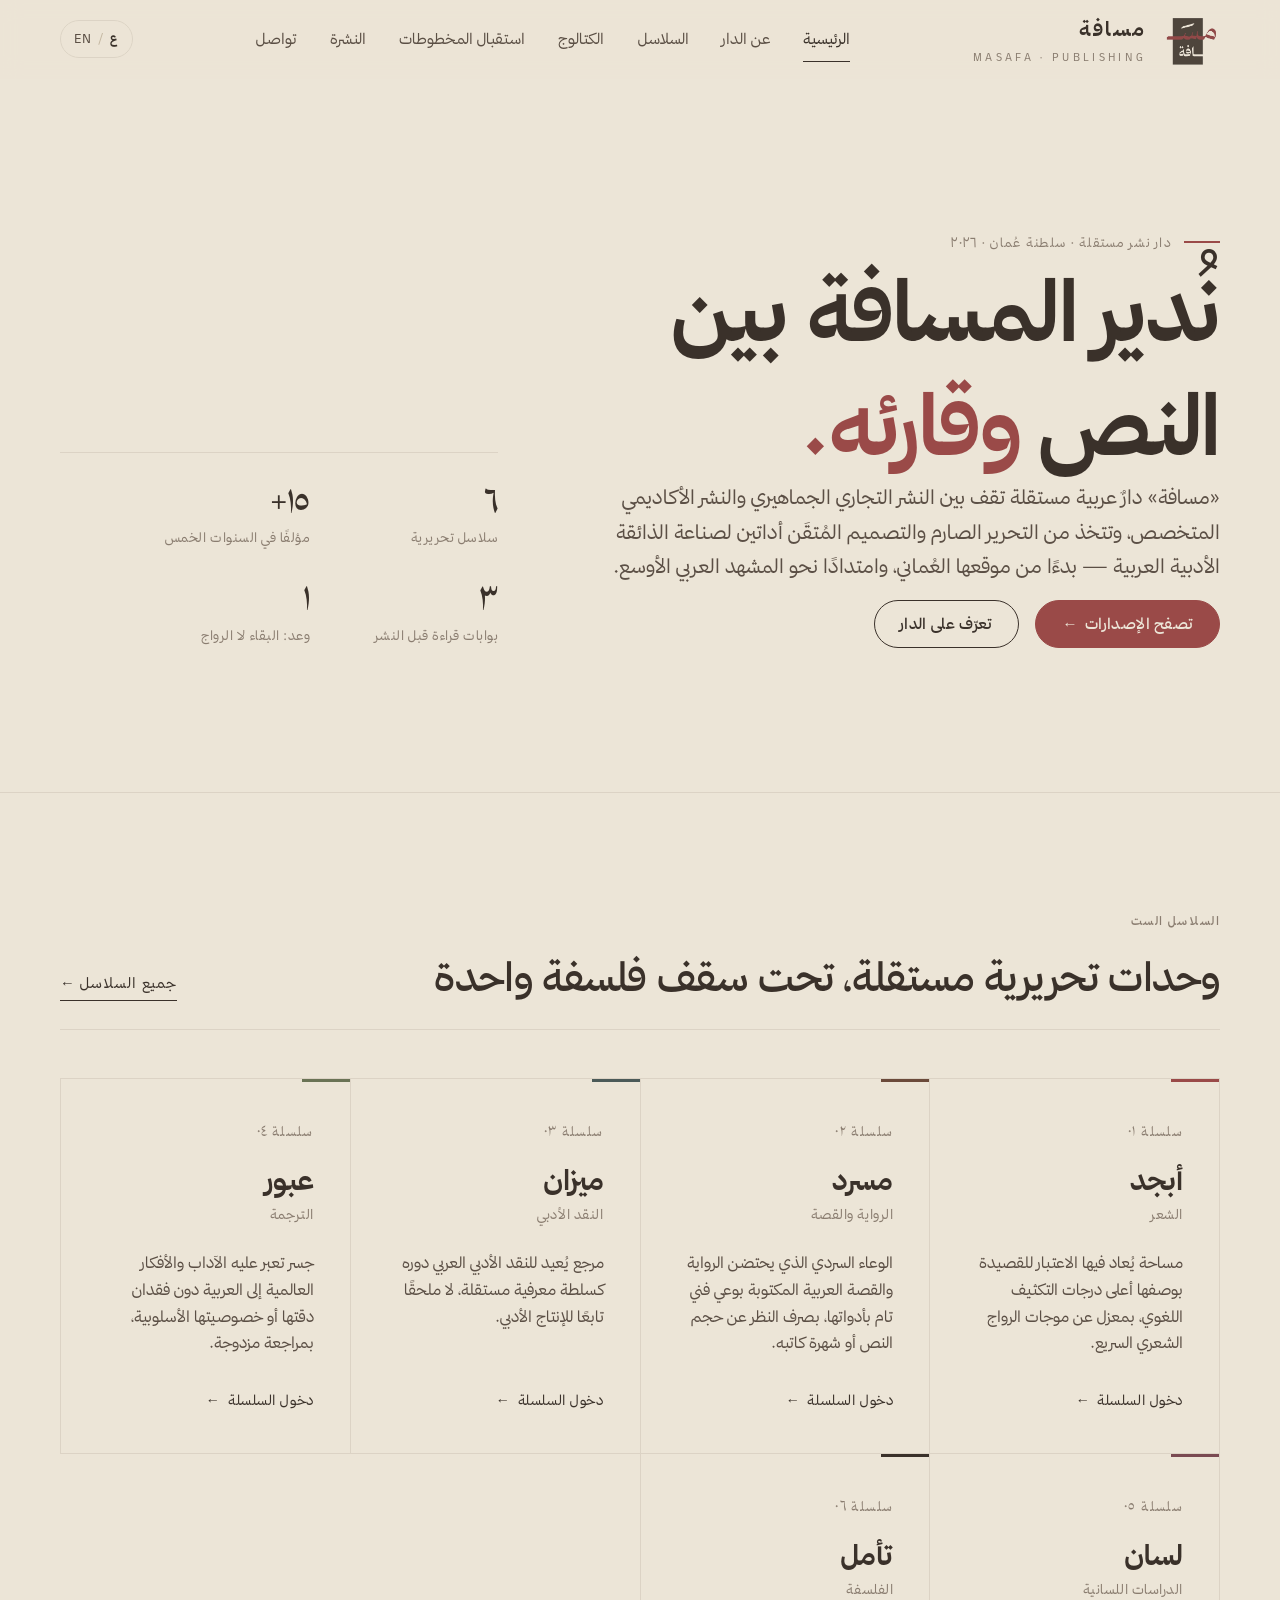
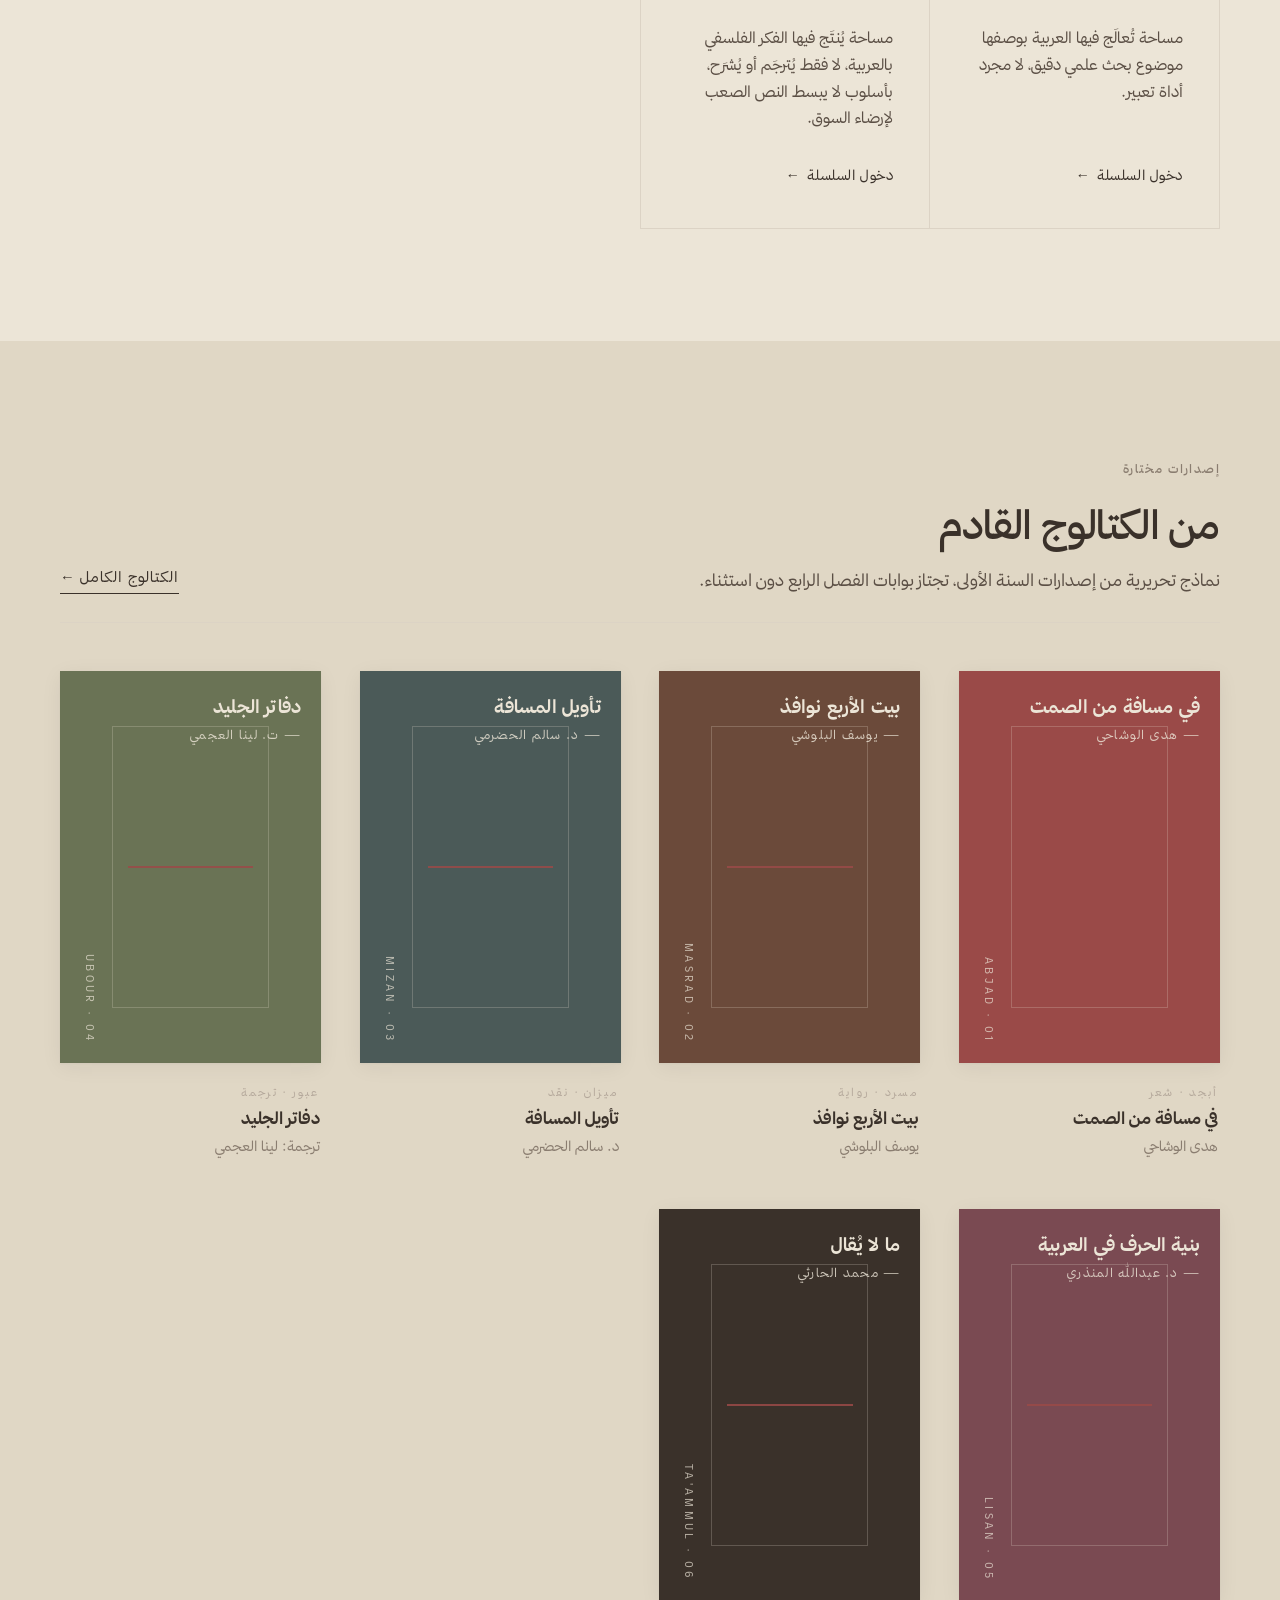
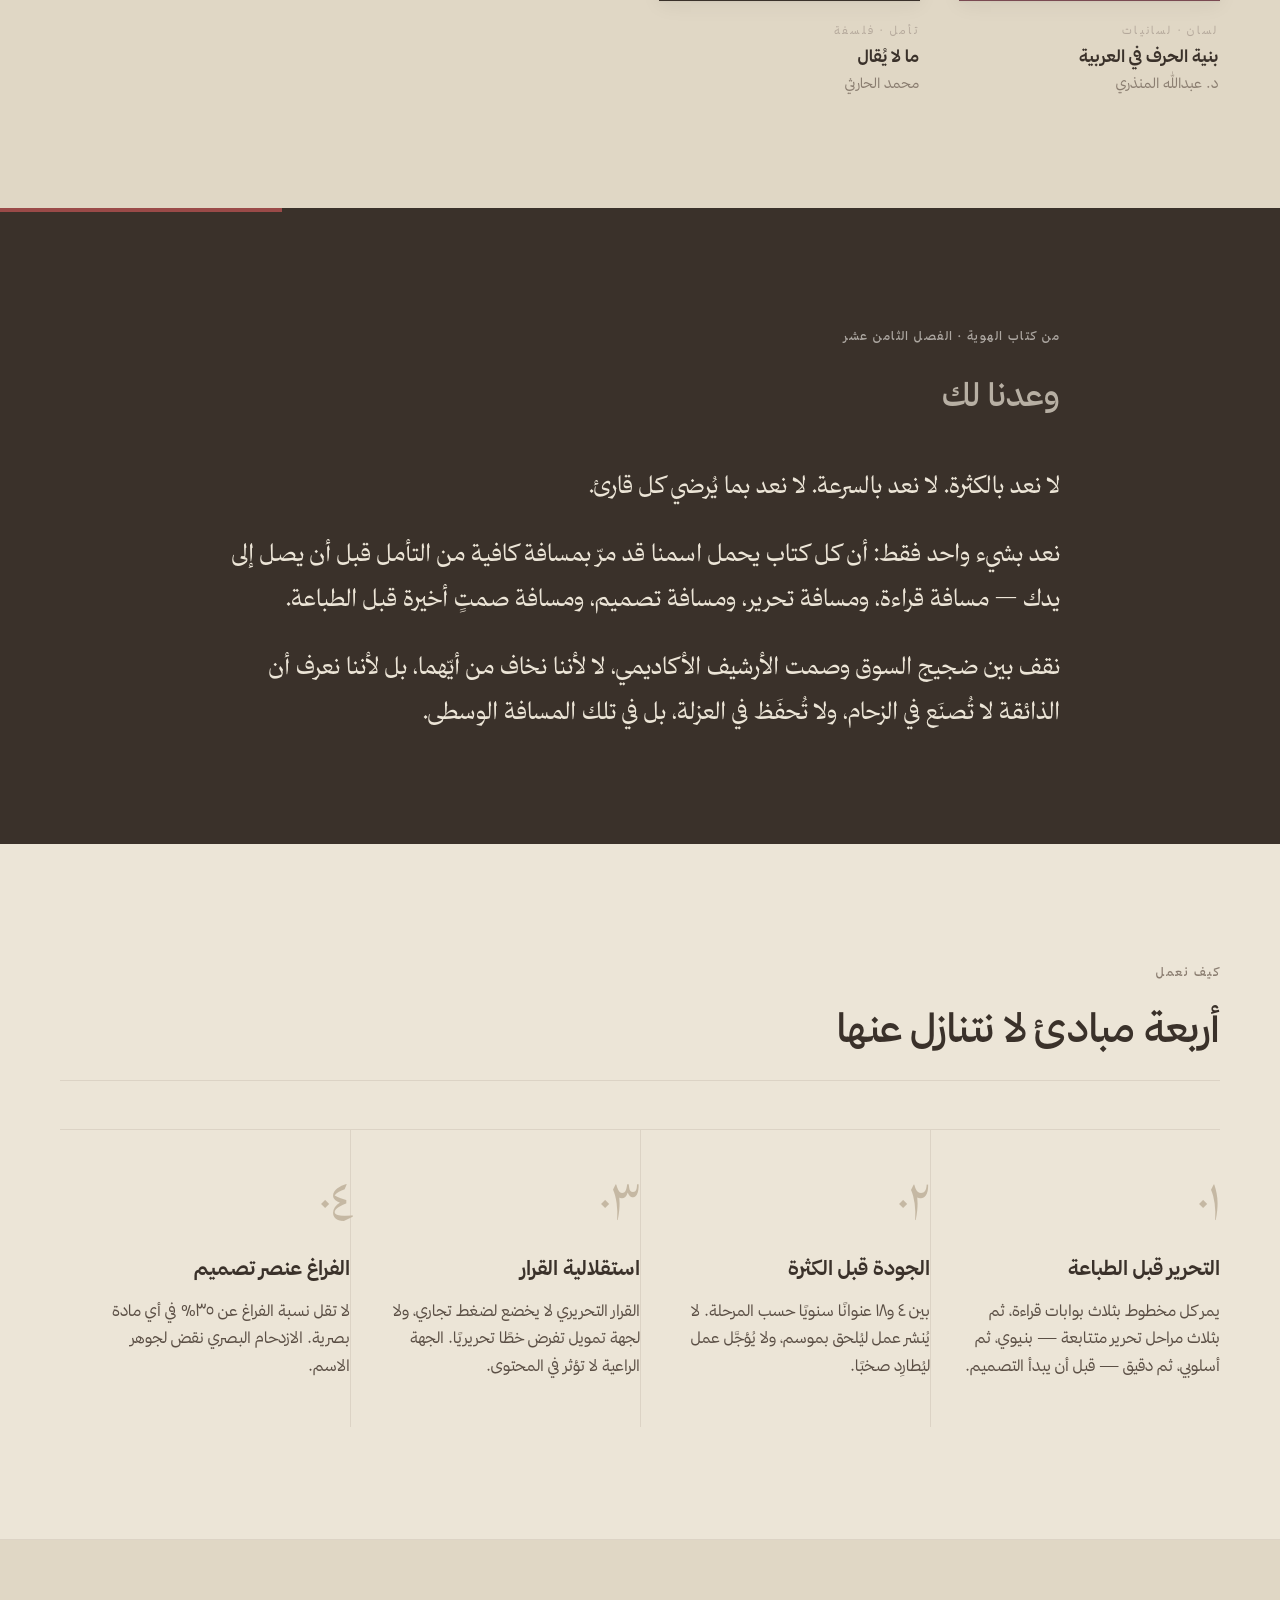
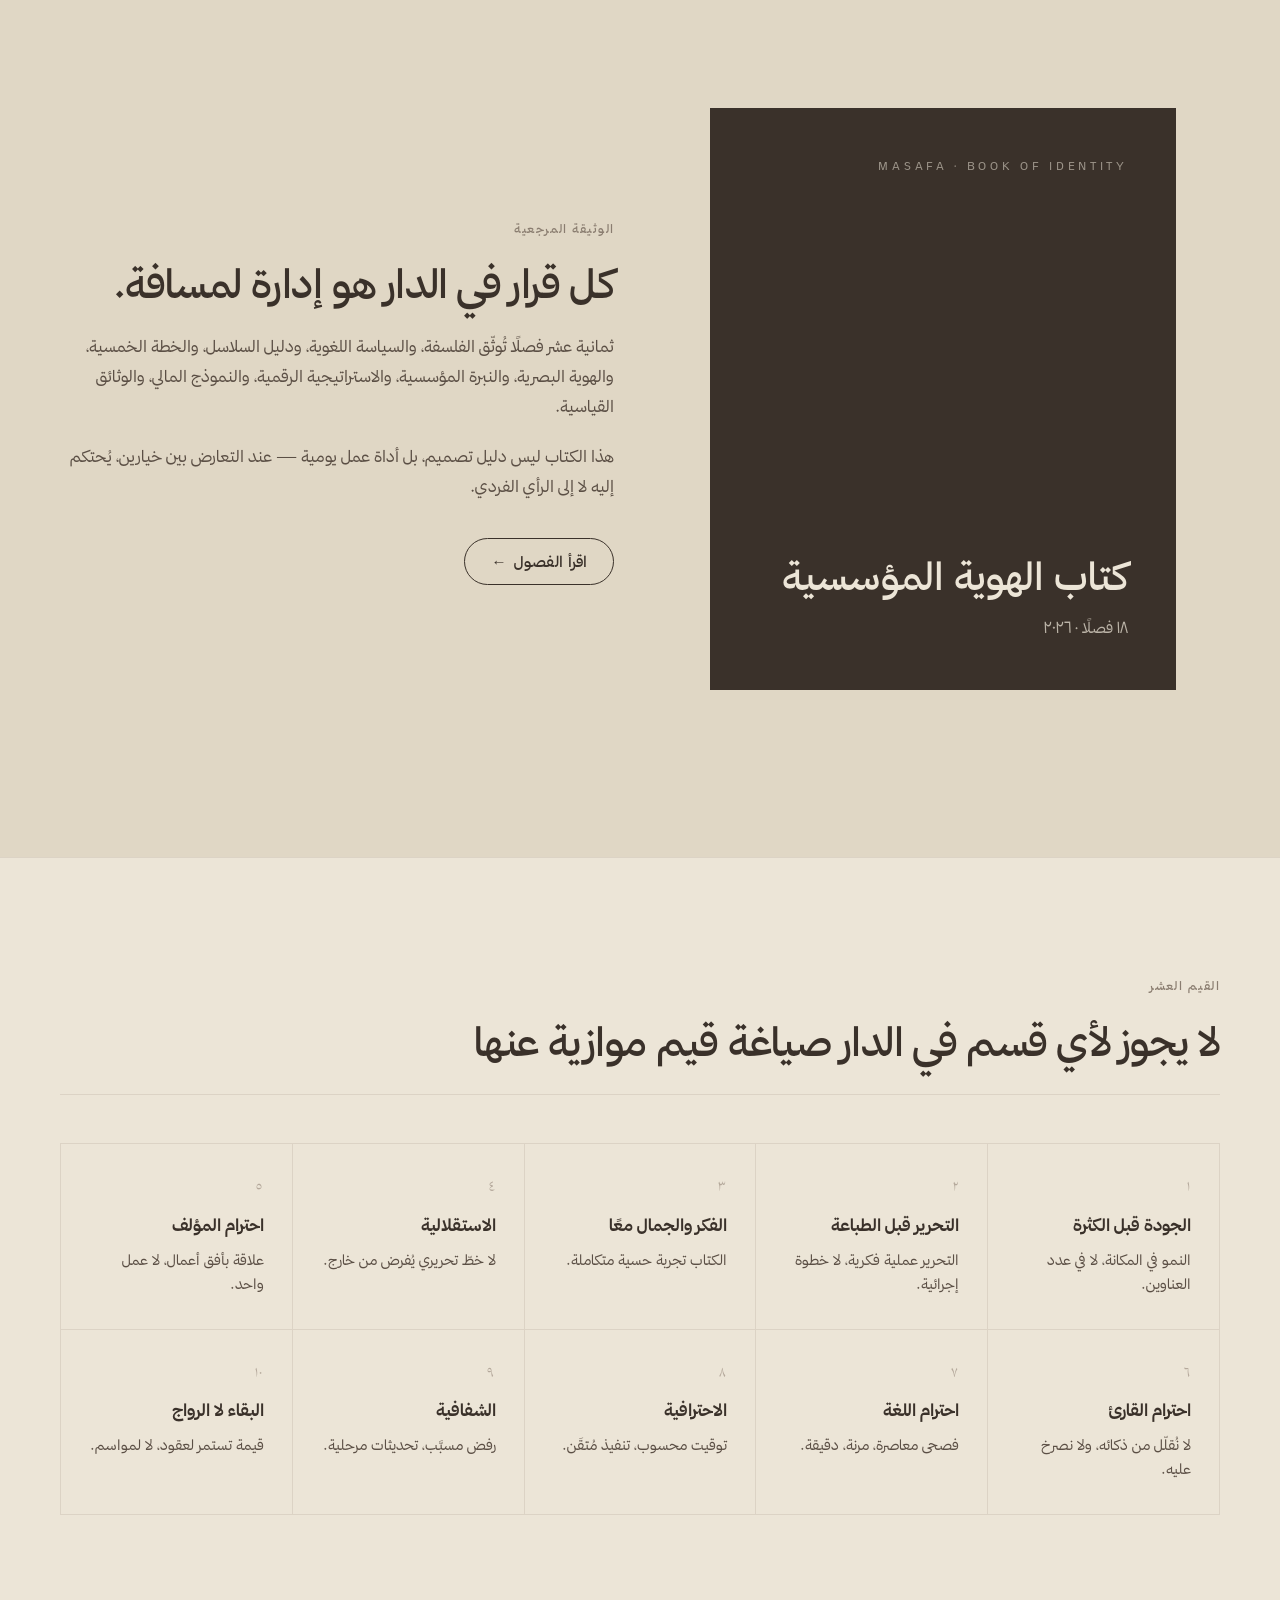
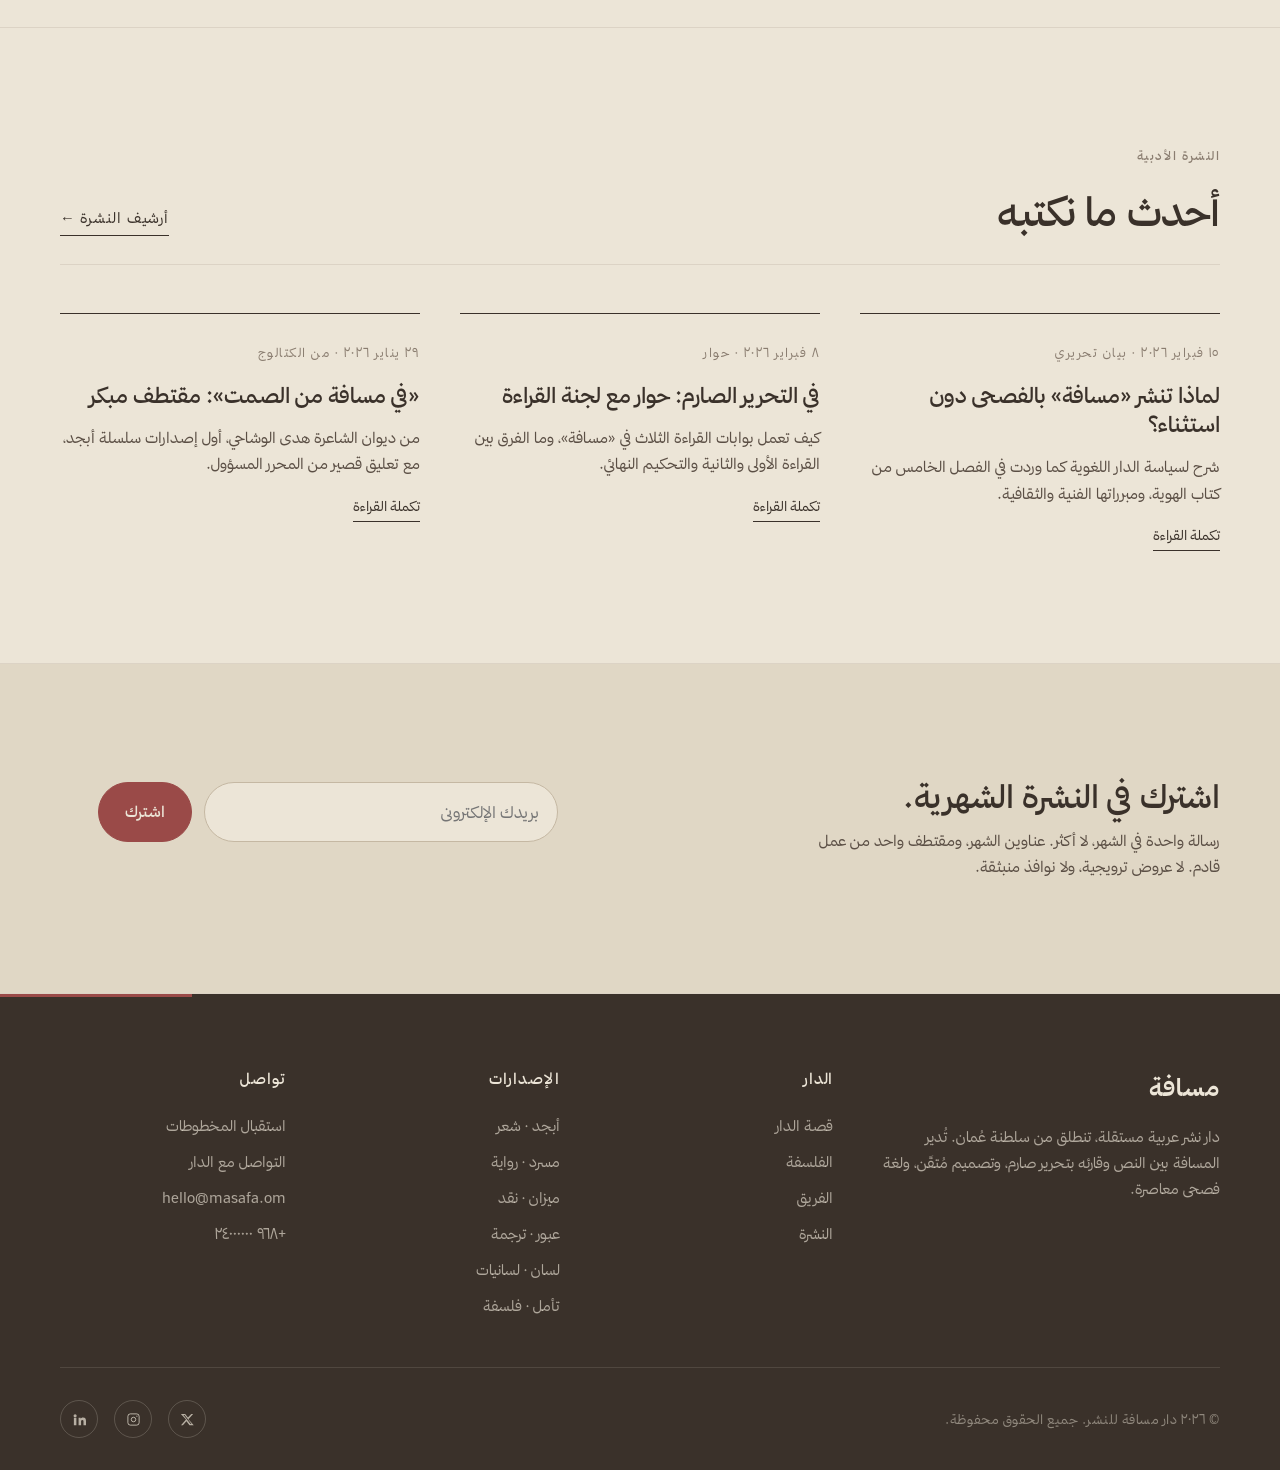
<file: index.html>
<!DOCTYPE html>
<html lang="ar" dir="rtl">
<head>
<meta charset="UTF-8">
<meta name="viewport" content="width=device-width, initial-scale=1">
<title>دار مسافة للنشر — الوثيقة المرجعية</title>
<meta name="description" content="دار مسافة للنشر — دار عربية مستقلة تنشأ في سلطنة عُمان، تُدير المسافة بين النص وقارئه بتحرير صارم وتصميم مُتقَن.">
<link rel="icon" type="image/jpeg" href="assets/logo-primary.jpg">
<link rel="stylesheet" href="css/main.css">
</head>
<body>

<!-- ============================ HEADER ================================== -->
<header class="site-header" role="banner">
  <div class="container header-inner">
    <a href="index.html" class="brand" aria-label="دار مسافة للنشر">
      <span class="brand-mark" aria-hidden="true"><img src="assets/logo-primary.png" alt="Masafa"></span>
      <span>
        <span class="brand-name">مسافة</span>
        <span class="brand-name-en">MASAFA · PUBLISHING</span>
      </span>
    </a>

    <nav class="primary-nav" role="navigation" aria-label="التنقل الرئيسي">
      <a href="index.html" data-nav="index">الرئيسية</a>
      <a href="about.html" data-nav="about">عن الدار</a>
      <a href="series.html" data-nav="series">السلاسل</a>
      <a href="catalogue.html" data-nav="catalogue">الكتالوج</a>
      <a href="submissions.html" data-nav="submissions">استقبال المخطوطات</a>
      <a href="journal.html" data-nav="journal">النشرة</a>
      <a href="contact.html" data-nav="contact">تواصل</a>
    </nav>

    <div class="header-utils">
      <a href="en/index.html" class="lang-toggle" aria-label="Switch to English">
        <span class="active">ع</span>
        <span class="sep">/</span>
        <span>EN</span>
      </a>
      <button class="nav-toggle" aria-label="فتح القائمة" aria-expanded="false">
        <span class="nav-toggle-bars"></span>
      </button>
    </div>
  </div>
</header>

<!-- ============================ HERO ==================================== -->
<section class="hero">
  <div class="container hero-inner">
    <div>
      <span class="hero-eyebrow">دار نشر مستقلة · سلطنة عُمان · ٢٠٢٦</span>
      <h1 class="hero-title">نُدير المسافة بين النص <em>وقارئه.</em></h1>
      <p class="hero-lede" data-reveal>
        «مسافة» دارٌ عربية مستقلة تقف بين النشر التجاري الجماهيري والنشر الأكاديمي المتخصص، وتتخذ من التحرير الصارم والتصميم المُتقَن أداتين لصناعة الذائقة الأدبية العربية — بدءًا من موقعها العُماني، وامتدادًا نحو المشهد العربي الأوسع.
      </p>
      <div class="hero-actions">
        <a href="catalogue.html" class="btn btn-primary">تصفح الإصدارات <span class="arrow" aria-hidden="true">→</span></a>
        <a href="about.html" class="btn btn-ghost">تعرّف على الدار</a>
      </div>
    </div>
    <div class="hero-meta" data-reveal>
      <div class="hero-meta-item">
        <span class="num">٦</span>
        <span class="label">سلاسل تحريرية</span>
      </div>
      <div class="hero-meta-item">
        <span class="num">١٥+</span>
        <span class="label">مؤلفًا في السنوات الخمس</span>
      </div>
      <div class="hero-meta-item">
        <span class="num">٣</span>
        <span class="label">بوابات قراءة قبل النشر</span>
      </div>
      <div class="hero-meta-item">
        <span class="num">١</span>
        <span class="label">وعد: البقاء لا الرواج</span>
      </div>
    </div>
  </div>
</section>

<!-- ============================ SERIES ================================== -->
<section id="series">
  <div class="container">
    <header class="section-head" data-reveal>
      <div>
        <span class="eyebrow">السلاسل الست</span>
        <h2 class="section-title">وحدات تحريرية مستقلة، تحت سقف فلسفة واحدة</h2>
      </div>
      <a href="series.html" class="btn-link">جميع السلاسل ←</a>
    </header>

    <div class="series-grid">
      <a href="series.html#abjad" class="series-card" data-series="abjad" data-reveal>
        <span class="series-card-num">سلسلة ٠١</span>
        <h3 class="series-card-title">أبجد</h3>
        <span class="series-card-kind">الشعر</span>
        <p class="series-card-desc">مساحة يُعاد فيها الاعتبار للقصيدة بوصفها أعلى درجات التكثيف اللغوي، بمعزل عن موجات الرواج الشعري السريع.</p>
        <span class="series-card-cta">دخول السلسلة <span class="arrow">→</span></span>
      </a>

      <a href="series.html#masrad" class="series-card" data-series="masrad" data-reveal>
        <span class="series-card-num">سلسلة ٠٢</span>
        <h3 class="series-card-title">مسرد</h3>
        <span class="series-card-kind">الرواية والقصة</span>
        <p class="series-card-desc">الوعاء السردي الذي يحتضن الرواية والقصة العربية المكتوبة بوعي فني تام بأدواتها، بصرف النظر عن حجم النص أو شهرة كاتبه.</p>
        <span class="series-card-cta">دخول السلسلة <span class="arrow">→</span></span>
      </a>

      <a href="series.html#mizan" class="series-card" data-series="mizan" data-reveal>
        <span class="series-card-num">سلسلة ٠٣</span>
        <h3 class="series-card-title">ميزان</h3>
        <span class="series-card-kind">النقد الأدبي</span>
        <p class="series-card-desc">مرجع يُعيد للنقد الأدبي العربي دوره كسلطة معرفية مستقلة، لا ملحقًا تابعًا للإنتاج الأدبي.</p>
        <span class="series-card-cta">دخول السلسلة <span class="arrow">→</span></span>
      </a>

      <a href="series.html#ubour" class="series-card" data-series="ubour" data-reveal>
        <span class="series-card-num">سلسلة ٠٤</span>
        <h3 class="series-card-title">عبور</h3>
        <span class="series-card-kind">الترجمة</span>
        <p class="series-card-desc">جسر تعبر عليه الآداب والأفكار العالمية إلى العربية دون فقدان دقتها أو خصوصيتها الأسلوبية، بمراجعة مزدوجة.</p>
        <span class="series-card-cta">دخول السلسلة <span class="arrow">→</span></span>
      </a>

      <a href="series.html#lisan" class="series-card" data-series="lisan" data-reveal>
        <span class="series-card-num">سلسلة ٠٥</span>
        <h3 class="series-card-title">لسان</h3>
        <span class="series-card-kind">الدراسات اللسانية</span>
        <p class="series-card-desc">مساحة تُعالَج فيها العربية بوصفها موضوع بحث علمي دقيق، لا مجرد أداة تعبير.</p>
        <span class="series-card-cta">دخول السلسلة <span class="arrow">→</span></span>
      </a>

      <a href="series.html#taammul" class="series-card" data-series="taammul" data-reveal>
        <span class="series-card-num">سلسلة ٠٦</span>
        <h3 class="series-card-title">تأمل</h3>
        <span class="series-card-kind">الفلسفة</span>
        <p class="series-card-desc">مساحة يُنتَج فيها الفكر الفلسفي بالعربية، لا فقط يُترجَم أو يُشرَح، بأسلوب لا يبسط النص الصعب لإرضاء السوق.</p>
        <span class="series-card-cta">دخول السلسلة <span class="arrow">→</span></span>
      </a>
    </div>
  </div>
</section>

<!-- ============================ FEATURED TITLES ========================= -->
<section style="background: var(--surface-alt);">
  <div class="container">
    <header class="section-head" data-reveal>
      <div>
        <span class="eyebrow">إصدارات مختارة</span>
        <h2 class="section-title">من الكتالوج القادم</h2>
        <p class="section-lede">نماذج تحريرية من إصدارات السنة الأولى، تجتاز بوابات الفصل الرابع دون استثناء.</p>
      </div>
      <a href="catalogue.html" class="btn-link">الكتالوج الكامل ←</a>
    </header>

    <div class="book-grid" data-reveal>
      <article class="book" data-series="abjad">
        <div class="book-cover">
          <div class="book-cover-inner">
            <div>
              <h3 class="book-cover-title">في مسافة من الصمت</h3>
              <span class="book-cover-author">— هدى الوشاحي</span>
            </div>
            <span class="book-cover-series">ABJAD · 01</span>
          </div>
        </div>
        <div class="book-meta">
          <span class="book-series-tag">أبجد · شعر</span>
          <h3 class="book-title">في مسافة من الصمت</h3>
          <span class="book-author">هدى الوشاحي</span>
        </div>
      </article>

      <article class="book" data-series="masrad">
        <div class="book-cover">
          <div class="book-cover-inner">
            <div>
              <h3 class="book-cover-title">بيت الأربع نوافذ</h3>
              <span class="book-cover-author">— يوسف البلوشي</span>
            </div>
            <span class="book-cover-series">MASRAD · 02</span>
          </div>
        </div>
        <div class="book-meta">
          <span class="book-series-tag">مسرد · رواية</span>
          <h3 class="book-title">بيت الأربع نوافذ</h3>
          <span class="book-author">يوسف البلوشي</span>
        </div>
      </article>

      <article class="book" data-series="mizan">
        <div class="book-cover">
          <div class="book-cover-inner">
            <div>
              <h3 class="book-cover-title">تأويل المسافة</h3>
              <span class="book-cover-author">— د. سالم الحضرمي</span>
            </div>
            <span class="book-cover-series">MIZAN · 03</span>
          </div>
        </div>
        <div class="book-meta">
          <span class="book-series-tag">ميزان · نقد</span>
          <h3 class="book-title">تأويل المسافة</h3>
          <span class="book-author">د. سالم الحضرمي</span>
        </div>
      </article>

      <article class="book" data-series="ubour">
        <div class="book-cover">
          <div class="book-cover-inner">
            <div>
              <h3 class="book-cover-title">دفاتر الجليد</h3>
              <span class="book-cover-author">— ت. لينا العجمي</span>
            </div>
            <span class="book-cover-series">UBOUR · 04</span>
          </div>
        </div>
        <div class="book-meta">
          <span class="book-series-tag">عبور · ترجمة</span>
          <h3 class="book-title">دفاتر الجليد</h3>
          <span class="book-author">ترجمة: لينا العجمي</span>
        </div>
      </article>

      <article class="book" data-series="lisan">
        <div class="book-cover">
          <div class="book-cover-inner">
            <div>
              <h3 class="book-cover-title">بنية الحرف في العربية</h3>
              <span class="book-cover-author">— د. عبدالله المنذري</span>
            </div>
            <span class="book-cover-series">LISAN · 05</span>
          </div>
        </div>
        <div class="book-meta">
          <span class="book-series-tag">لسان · لسانيات</span>
          <h3 class="book-title">بنية الحرف في العربية</h3>
          <span class="book-author">د. عبدالله المنذري</span>
        </div>
      </article>

      <article class="book" data-series="taammul">
        <div class="book-cover">
          <div class="book-cover-inner">
            <div>
              <h3 class="book-cover-title">ما لا يُقال</h3>
              <span class="book-cover-author">— محمد الحارثي</span>
            </div>
            <span class="book-cover-series">TA'AMMUL · 06</span>
          </div>
        </div>
        <div class="book-meta">
          <span class="book-series-tag">تأمل · فلسفة</span>
          <h3 class="book-title">ما لا يُقال</h3>
          <span class="book-author">محمد الحارثي</span>
        </div>
      </article>
    </div>
  </div>
</section>

<!-- ============================ MANIFESTO =============================== -->
<section class="manifesto">
  <div class="container" data-reveal>
    <span class="eyebrow" style="color: rgba(250, 247, 241, .6);">من كتاب الهوية · الفصل الثامن عشر</span>
    <h2 class="manifesto-title">وعدنا لك</h2>
    <div class="manifesto-body">
      <p>لا نعد بالكثرة. لا نعد بالسرعة. لا نعد بما يُرضي كل قارئ.</p>
      <p>نعد بشيء واحد فقط: أن كل كتاب يحمل اسمنا قد مرّ بمسافة كافية من التأمل قبل أن يصل إلى يدك — مسافة قراءة، ومسافة تحرير، ومسافة تصميم، ومسافة صمتٍ أخيرة قبل الطباعة.</p>
      <p>نقف بين ضجيج السوق وصمت الأرشيف الأكاديمي، لا لأننا نخاف من أيّهما، بل لأننا نعرف أن الذائقة لا تُصنَع في الزحام، ولا تُحفَظ في العزلة، بل في تلك المسافة الوسطى.</p>
    </div>
  </div>
</section>

<!-- ============================ PILLARS ================================= -->
<section>
  <div class="container">
    <header class="section-head" data-reveal>
      <div>
        <span class="eyebrow">كيف نعمل</span>
        <h2 class="section-title">أربعة مبادئ لا نتنازل عنها</h2>
      </div>
    </header>

    <div class="pillars">
      <div class="pillar" data-reveal>
        <div class="pillar-num">٠١</div>
        <h3 class="pillar-title">التحرير قبل الطباعة</h3>
        <p class="pillar-body">يمر كل مخطوط بثلاث بوابات قراءة، ثم بثلاث مراحل تحرير متتابعة — بنيوي، ثم أسلوبي، ثم دقيق — قبل أن يبدأ التصميم.</p>
      </div>
      <div class="pillar" data-reveal>
        <div class="pillar-num">٠٢</div>
        <h3 class="pillar-title">الجودة قبل الكثرة</h3>
        <p class="pillar-body">بين ٤ و١٨ عنوانًا سنويًا حسب المرحلة. لا يُنشر عمل ليُلحق بموسم، ولا يُؤجَّل عمل ليُطارِد صخبًا.</p>
      </div>
      <div class="pillar" data-reveal>
        <div class="pillar-num">٠٣</div>
        <h3 class="pillar-title">استقلالية القرار</h3>
        <p class="pillar-body">القرار التحريري لا يخضع لضغط تجاري، ولا لجهة تمويل تفرض خطًا تحريريًا. الجهة الراعية لا تؤثر في المحتوى.</p>
      </div>
      <div class="pillar" data-reveal>
        <div class="pillar-num">٠٤</div>
        <h3 class="pillar-title">الفراغ عنصر تصميم</h3>
        <p class="pillar-body">لا تقل نسبة الفراغ عن ٣٥٪ في أي مادة بصرية. الازدحام البصري نقض لجوهر الاسم.</p>
      </div>
    </div>
  </div>
</section>

<!-- ============================ FEATURE SPLIT =========================== -->
<section style="background: var(--surface-alt); border-block: 1px solid var(--line);">
  <div class="container">
    <div class="feature-split" data-reveal>
      <div class="feature-split-media">
        <div class="plate">
          <span class="plate-mark">MASAFA · BOOK OF IDENTITY</span>
          <div>
            <h3 class="plate-title">كتاب الهوية المؤسسية</h3>
            <p style="opacity:.72; margin-top:1rem; font-size:.95rem;">١٨ فصلًا · ٢٠٢٦</p>
          </div>
        </div>
      </div>
      <div class="feature-split-body">
        <span class="eyebrow">الوثيقة المرجعية</span>
        <h2>كل قرار في الدار هو إدارة لمسافة.</h2>
        <p>ثمانية عشر فصلًا تُوثّق الفلسفة، والسياسة اللغوية، ودليل السلاسل، والخطة الخمسية، والهوية البصرية، والنبرة المؤسسية، والاستراتيجية الرقمية، والنموذج المالي، والوثائق القياسية.</p>
        <p>هذا الكتاب ليس دليل تصميم، بل أداة عمل يومية — عند التعارض بين خيارين، يُحتكم إليه لا إلى الرأي الفردي.</p>
        <a href="about.html" class="btn btn-ghost">اقرأ الفصول <span class="arrow">→</span></a>
      </div>
    </div>
  </div>
</section>

<!-- ============================ VALUES ================================== -->
<section>
  <div class="container">
    <header class="section-head" data-reveal>
      <div>
        <span class="eyebrow">القيم العشر</span>
        <h2 class="section-title">لا يجوز لأي قسم في الدار صياغة قيم موازية عنها</h2>
      </div>
    </header>

    <div class="values-grid" data-reveal>
      <div class="value"><span class="value-num">١</span><h3 class="value-title">الجودة قبل الكثرة</h3><p class="value-desc">النمو في المكانة، لا في عدد العناوين.</p></div>
      <div class="value"><span class="value-num">٢</span><h3 class="value-title">التحرير قبل الطباعة</h3><p class="value-desc">التحرير عملية فكرية، لا خطوة إجرائية.</p></div>
      <div class="value"><span class="value-num">٣</span><h3 class="value-title">الفكر والجمال معًا</h3><p class="value-desc">الكتاب تجربة حسية متكاملة.</p></div>
      <div class="value"><span class="value-num">٤</span><h3 class="value-title">الاستقلالية</h3><p class="value-desc">لا خطّ تحريري يُفرض من خارج.</p></div>
      <div class="value"><span class="value-num">٥</span><h3 class="value-title">احترام المؤلف</h3><p class="value-desc">علاقة بأفق أعمال، لا عمل واحد.</p></div>
      <div class="value"><span class="value-num">٦</span><h3 class="value-title">احترام القارئ</h3><p class="value-desc">لا نُقلّل من ذكائه، ولا نصرخ عليه.</p></div>
      <div class="value"><span class="value-num">٧</span><h3 class="value-title">احترام اللغة</h3><p class="value-desc">فصحى معاصرة، مرنة، دقيقة.</p></div>
      <div class="value"><span class="value-num">٨</span><h3 class="value-title">الاحترافية</h3><p class="value-desc">توقيت محسوب، تنفيذ مُتقَن.</p></div>
      <div class="value"><span class="value-num">٩</span><h3 class="value-title">الشفافية</h3><p class="value-desc">رفض مسبَّب، تحديثات مرحلية.</p></div>
      <div class="value"><span class="value-num">١٠</span><h3 class="value-title">البقاء لا الرواج</h3><p class="value-desc">قيمة تستمر لعقود، لا لمواسم.</p></div>
    </div>
  </div>
</section>

<!-- ============================ JOURNAL ================================= -->
<section style="border-top: 1px solid var(--line);">
  <div class="container">
    <header class="section-head" data-reveal>
      <div>
        <span class="eyebrow">النشرة الأدبية</span>
        <h2 class="section-title">أحدث ما نكتبه</h2>
      </div>
      <a href="journal.html" class="btn-link">أرشيف النشرة ←</a>
    </header>

    <div class="journal-grid">
      <article class="journal-item" data-reveal>
        <span class="journal-date">١٥ فبراير ٢٠٢٦ · <span class="journal-kind">بيان تحريري</span></span>
        <h3 class="journal-title">لماذا تنشر «مسافة» بالفصحى دون استثناء؟</h3>
        <p class="journal-excerpt">شرح لسياسة الدار اللغوية كما وردت في الفصل الخامس من كتاب الهوية، ومبرراتها الفنية والثقافية.</p>
        <a class="readmore" href="journal.html">تكملة القراءة</a>
      </article>

      <article class="journal-item" data-reveal>
        <span class="journal-date">٨ فبراير ٢٠٢٦ · <span class="journal-kind">حوار</span></span>
        <h3 class="journal-title">في التحرير الصارم: حوار مع لجنة القراءة</h3>
        <p class="journal-excerpt">كيف تعمل بوابات القراءة الثلاث في «مسافة»، وما الفرق بين القراءة الأولى والثانية والتحكيم النهائي.</p>
        <a class="readmore" href="journal.html">تكملة القراءة</a>
      </article>

      <article class="journal-item" data-reveal>
        <span class="journal-date">٢٩ يناير ٢٠٢٦ · <span class="journal-kind">من الكتالوج</span></span>
        <h3 class="journal-title">«في مسافة من الصمت»: مقتطف مبكر</h3>
        <p class="journal-excerpt">من ديوان الشاعرة هدى الوشاحي، أول إصدارات سلسلة أبجد، مع تعليق قصير من المحرر المسؤول.</p>
        <a class="readmore" href="journal.html">تكملة القراءة</a>
      </article>
    </div>
  </div>
</section>

<!-- ============================ NEWSLETTER ============================== -->
<section class="newsletter">
  <div class="container">
    <div class="newsletter-inner" data-reveal>
      <div>
        <h2 class="newsletter-title">اشترك في النشرة الشهرية.</h2>
        <p class="newsletter-note">رسالة واحدة في الشهر، لا أكثر. عناوين الشهر، ومقتطف واحد من عمل قادم. لا عروض ترويجية، ولا نوافذ منبثقة.</p>
      </div>
      <div>
        <form class="newsletter-form" autocomplete="off" novalidate>
          <input type="email" name="email" placeholder="بريدك الإلكتروني" aria-label="البريد الإلكتروني" required>
          <button type="submit" class="btn btn-primary">اشترك</button>
        </form>
        <p class="newsletter-msg" aria-live="polite"></p>
      </div>
    </div>
  </div>
</section>

<!-- ============================ FOOTER ================================== -->
<footer class="site-footer" role="contentinfo">
  <div class="container">
    <div class="footer-grid">
      <div class="footer-brand">
        <h3>مسافة</h3>
        <p>دار نشر عربية مستقلة، تنطلق من سلطنة عُمان. تُدير المسافة بين النص وقارئه بتحرير صارم، وتصميم مُتقَن، ولغة فصحى معاصرة.</p>
      </div>

      <div class="footer-col">
        <h4>الدار</h4>
        <ul>
          <li><a href="about.html">قصة الدار</a></li>
          <li><a href="about.html#philosophy">الفلسفة</a></li>
          <li><a href="about.html#team">الفريق</a></li>
          <li><a href="journal.html">النشرة</a></li>
        </ul>
      </div>

      <div class="footer-col">
        <h4>الإصدارات</h4>
        <ul>
          <li><a href="series.html#abjad">أبجد · شعر</a></li>
          <li><a href="series.html#masrad">مسرد · رواية</a></li>
          <li><a href="series.html#mizan">ميزان · نقد</a></li>
          <li><a href="series.html#ubour">عبور · ترجمة</a></li>
          <li><a href="series.html#lisan">لسان · لسانيات</a></li>
          <li><a href="series.html#taammul">تأمل · فلسفة</a></li>
        </ul>
      </div>

      <div class="footer-col">
        <h4>تواصل</h4>
        <ul>
          <li><a href="submissions.html">استقبال المخطوطات</a></li>
          <li><a href="contact.html">التواصل مع الدار</a></li>
          <li><a href="mailto:hello@masafa.om">hello@masafa.om</a></li>
          <li><a href="tel:+96824000000">+٩٦٨ ٢٤٠٠٠٠٠٠</a></li>
        </ul>
      </div>
    </div>

    <div class="footer-bottom">
      <span>© ٢٠٢٦ دار مسافة للنشر. جميع الحقوق محفوظة.</span>
      <ul class="social-list">
        <li><a href="#" aria-label="X"><svg viewBox="0 0 24 24" fill="currentColor" aria-hidden="true"><path d="M18 3h3l-7.5 8.6L22 21h-6.8l-4.9-6.2L4.6 21H1.6l8-9.2L1.4 3h6.9l4.4 5.7L18 3zm-1.2 16h1.7L7.3 4.9H5.5L16.8 19z"/></svg></a></li>
        <li><a href="#" aria-label="Instagram"><svg viewBox="0 0 24 24" fill="none" stroke="currentColor" stroke-width="1.6" aria-hidden="true"><rect x="3" y="3" width="18" height="18" rx="4"/><circle cx="12" cy="12" r="3.6"/><circle cx="17.4" cy="6.6" r="1" fill="currentColor" stroke="none"/></svg></a></li>
        <li><a href="#" aria-label="LinkedIn"><svg viewBox="0 0 24 24" fill="currentColor" aria-hidden="true"><path d="M4.98 3.5a2.5 2.5 0 1 1 0 5 2.5 2.5 0 0 1 0-5zM3 9h4v12H3zM10 9h3.8v1.7h.06c.53-1 1.83-2.05 3.77-2.05 4.03 0 4.77 2.65 4.77 6.1V21h-4v-5.4c0-1.29-.02-2.94-1.8-2.94-1.8 0-2.07 1.4-2.07 2.85V21h-4V9z"/></svg></a></li>
      </ul>
    </div>
  </div>
</footer>

<script src="js/main.js"></script>
</body>
</html>
</file>
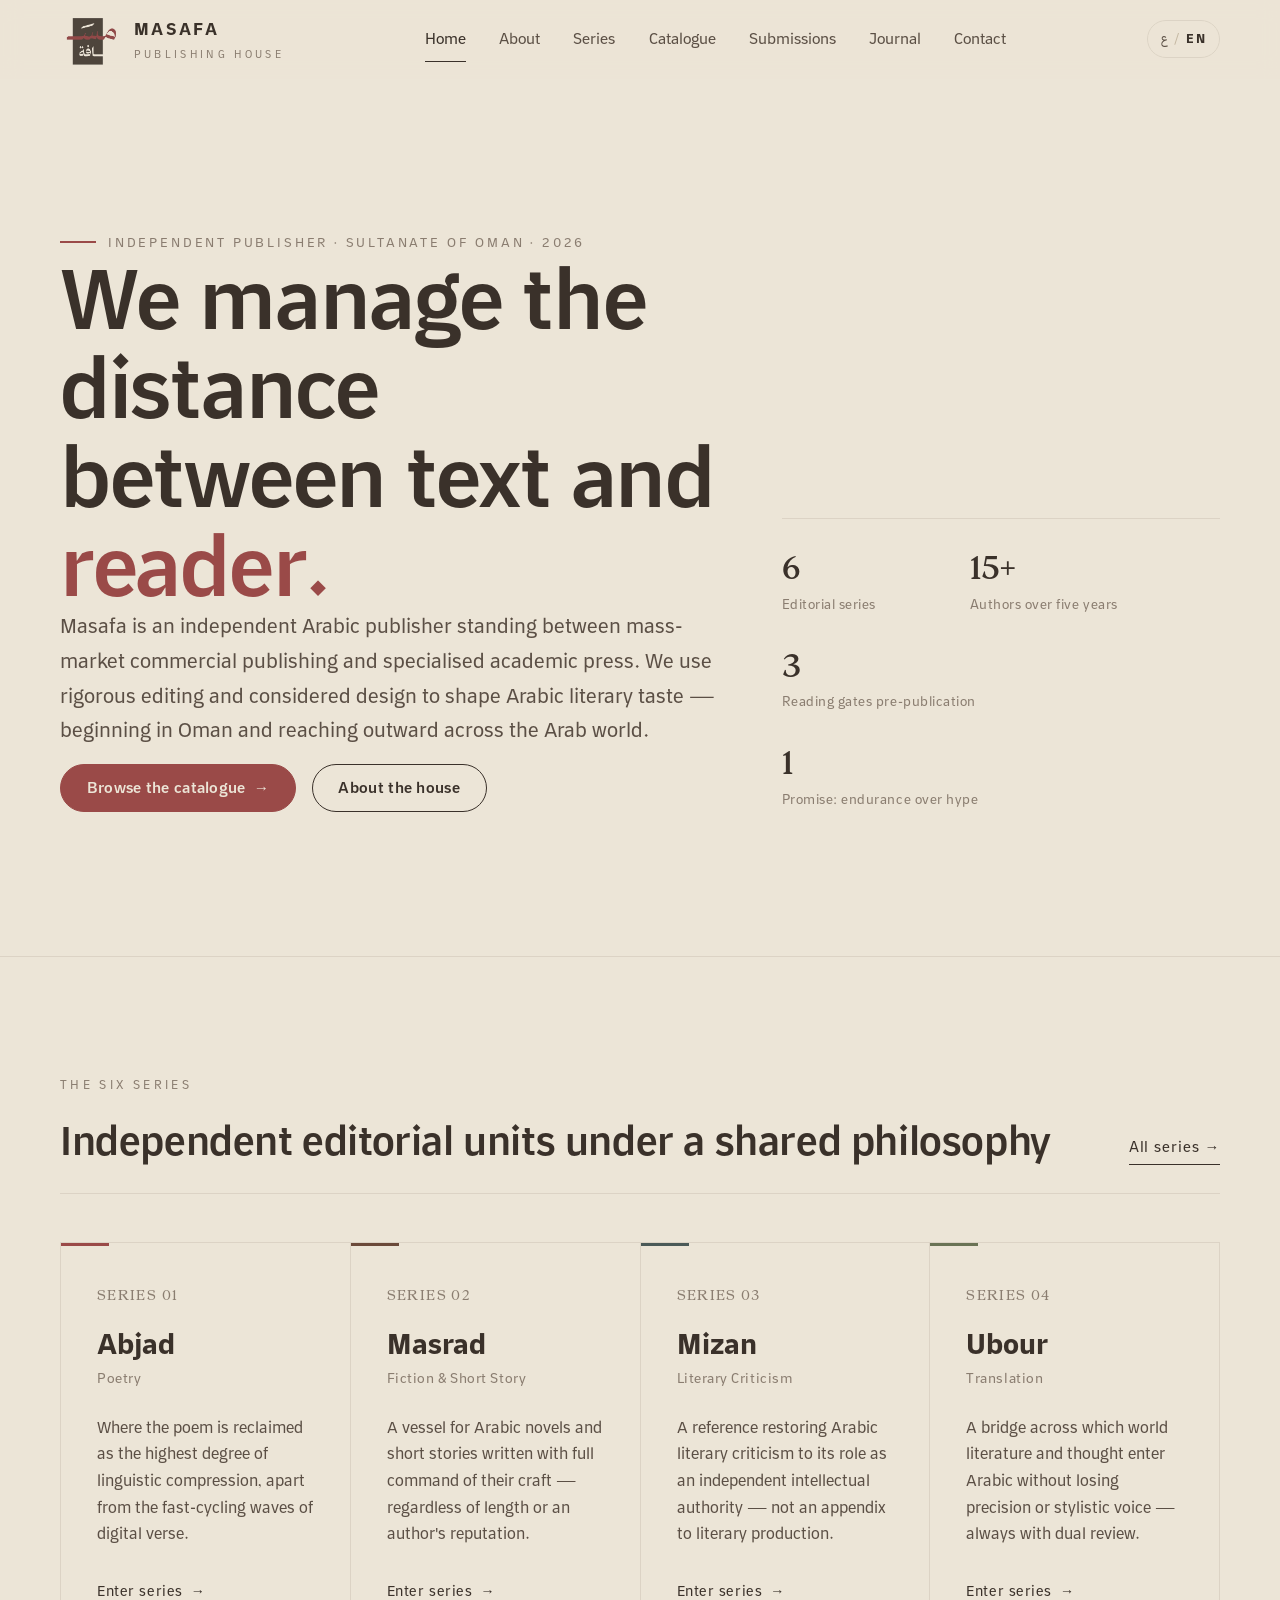
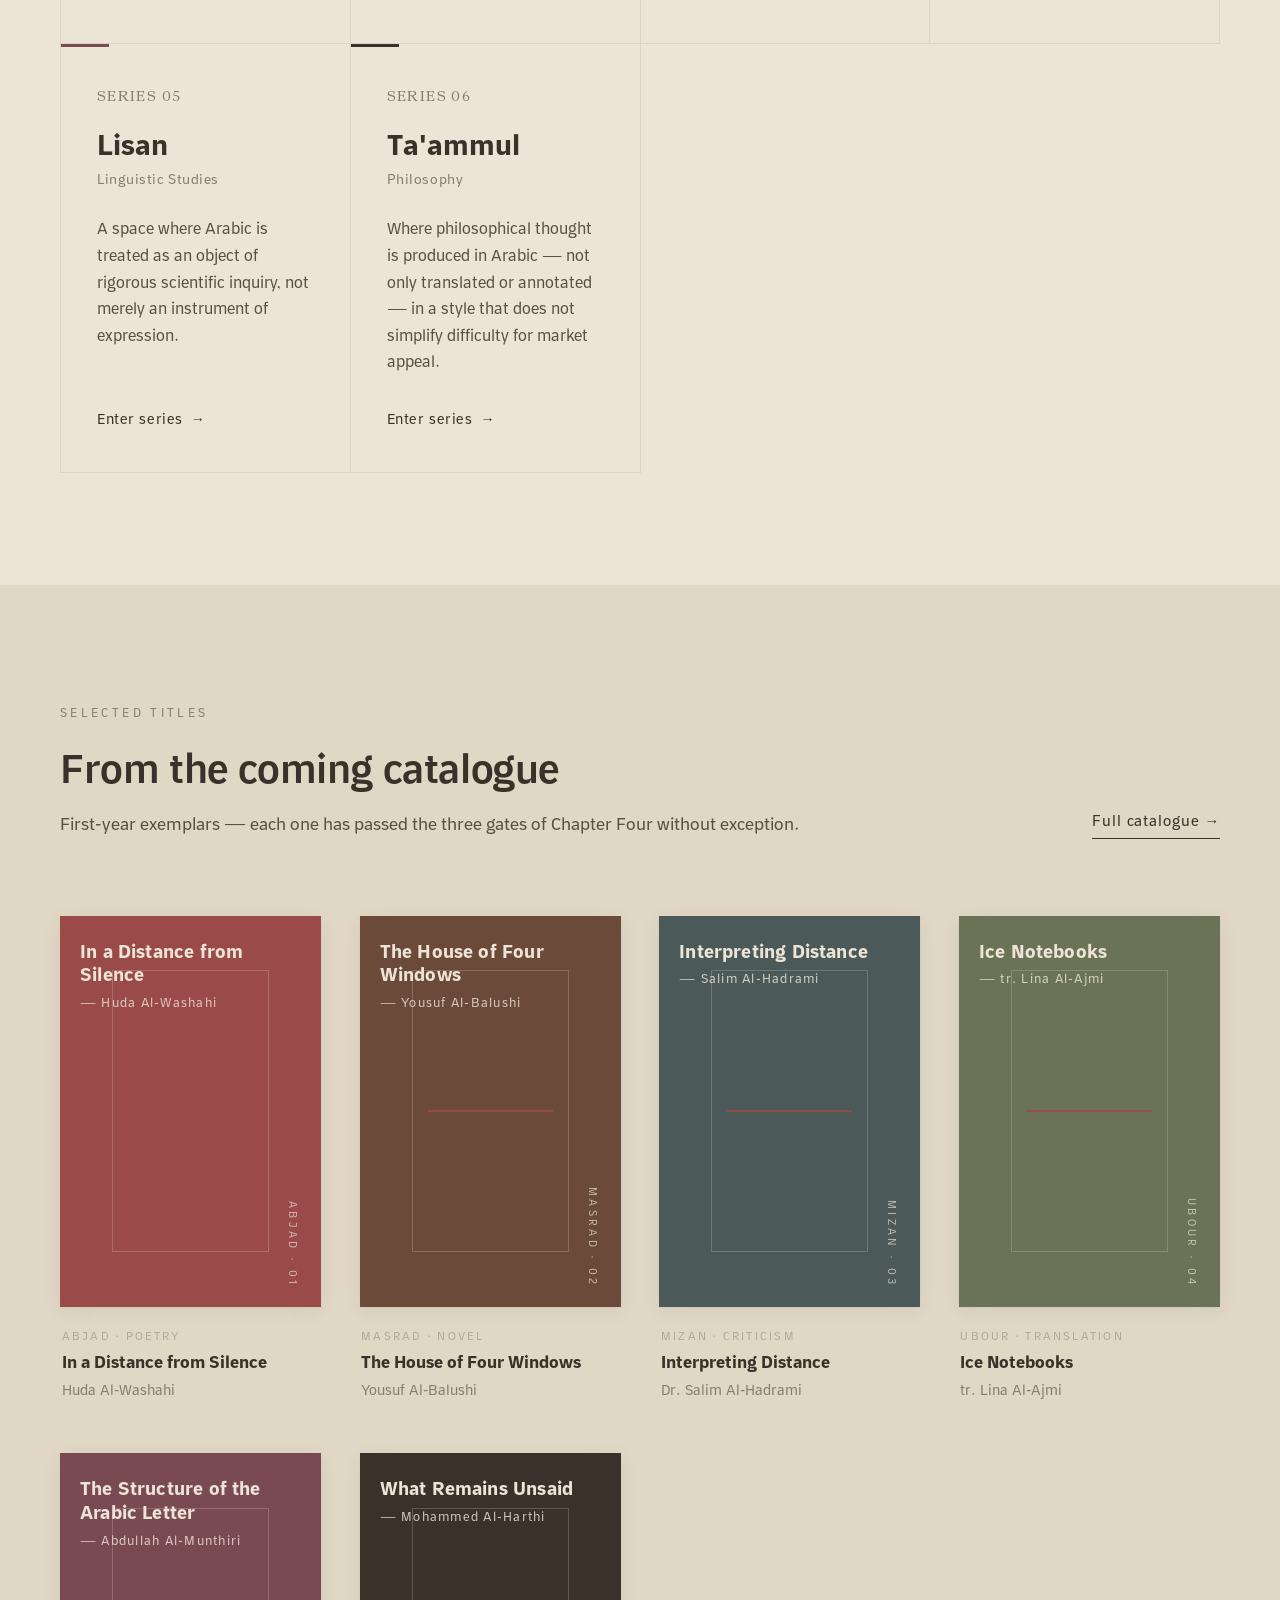
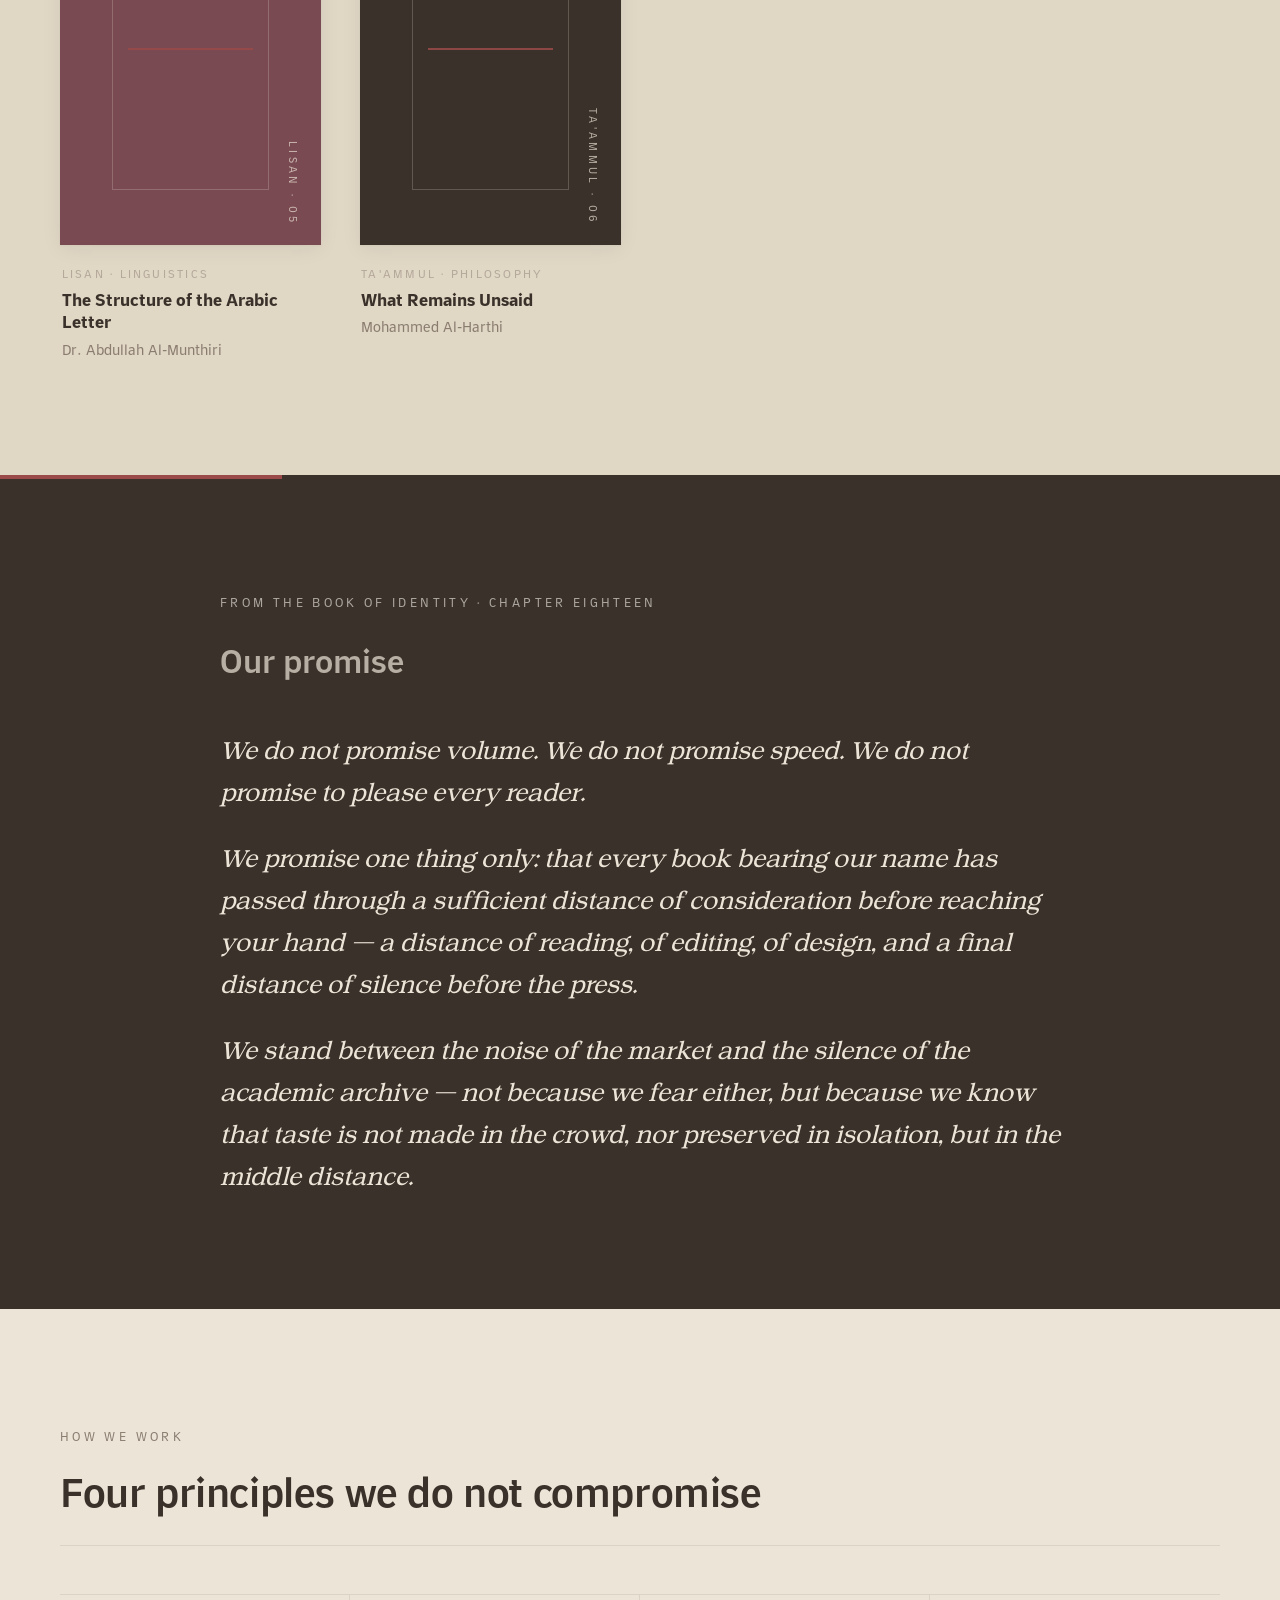
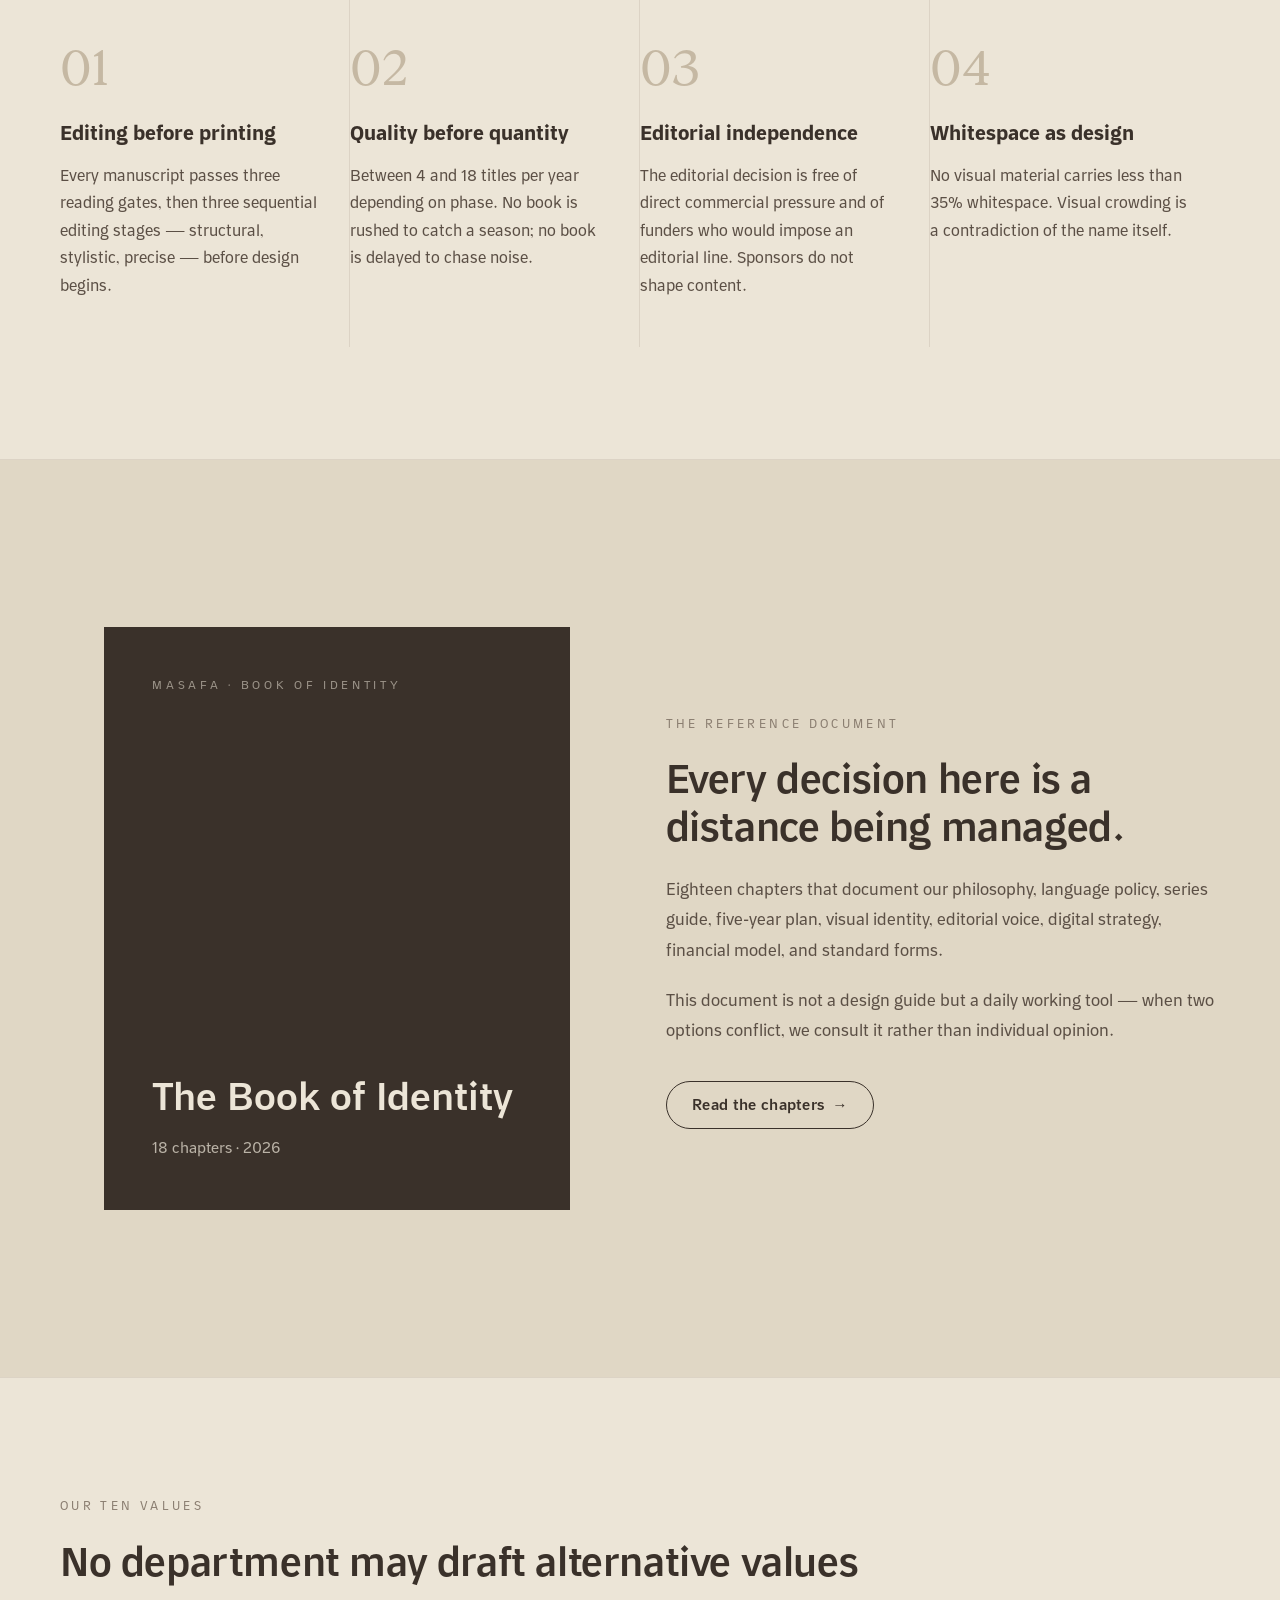
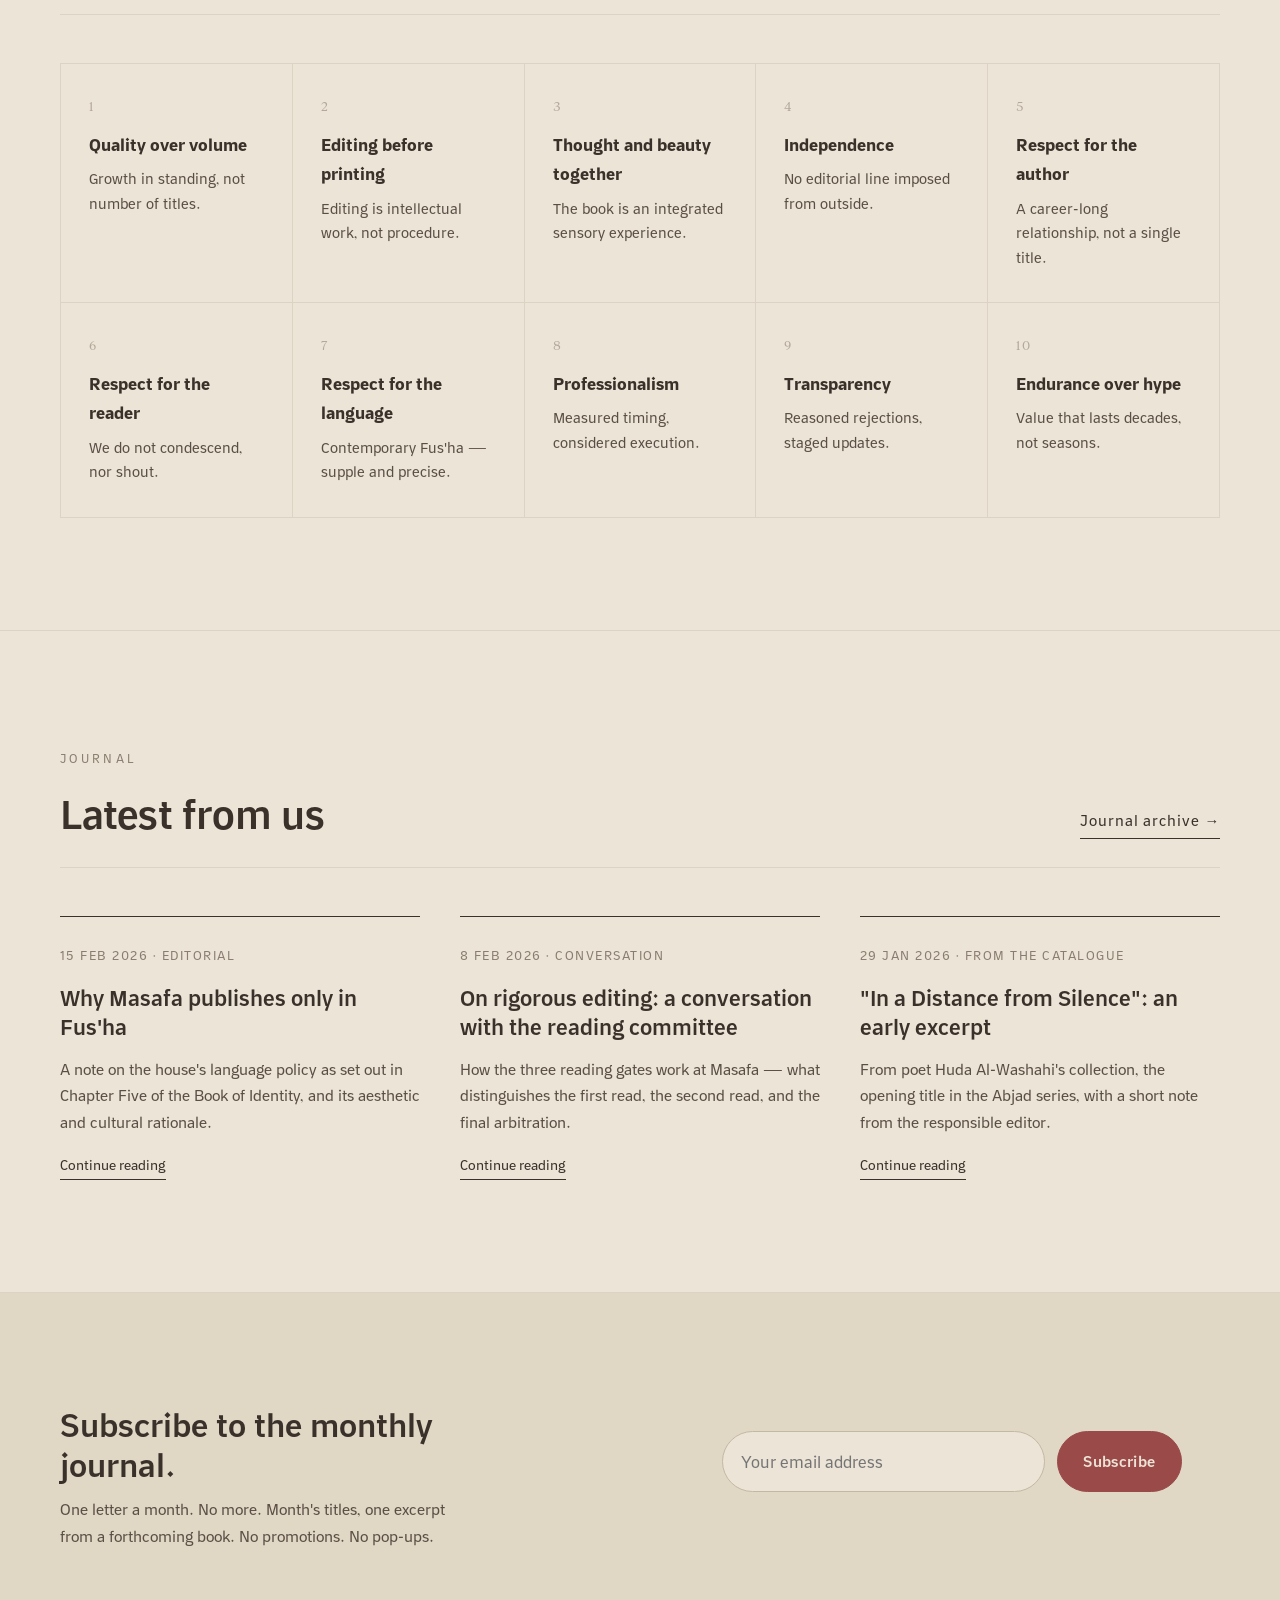
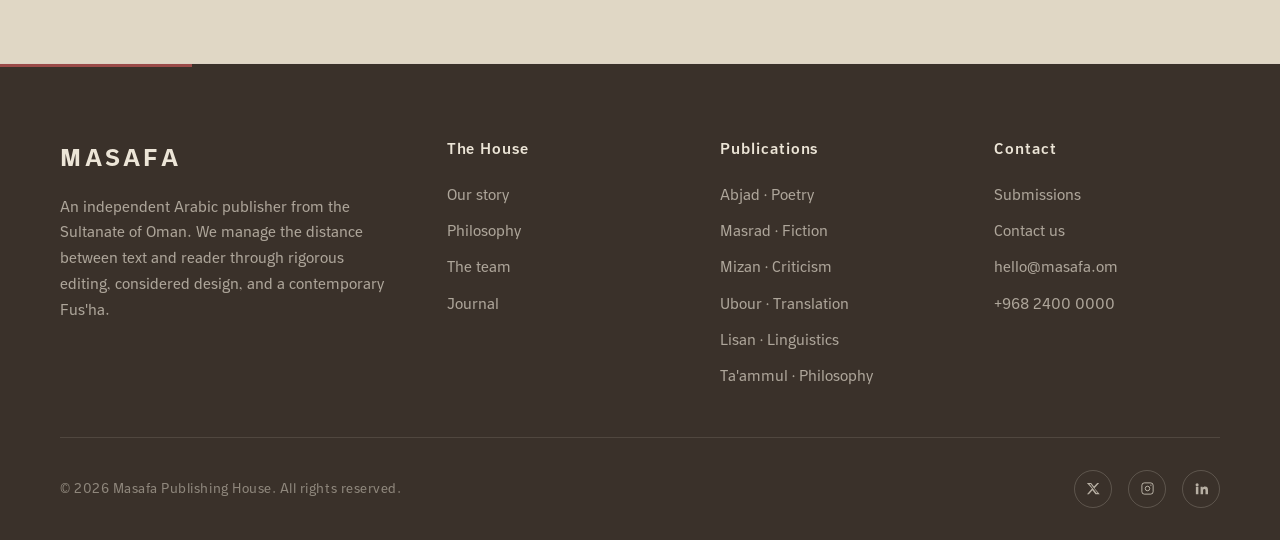
<file: en/index.html>
<!DOCTYPE html>
<html lang="en" dir="ltr">
<head>
<meta charset="UTF-8">
<meta name="viewport" content="width=device-width, initial-scale=1">
<title>Masafa Publishing House — The Distance Between Text and Reader</title>
<meta name="description" content="Masafa Publishing House — an independent Arabic publisher from the Sultanate of Oman, managing the distance between text and reader through rigorous editing and considered design.">
<link rel="icon" type="image/jpeg" href="../assets/logo-primary.jpg">
<link rel="stylesheet" href="../css/main.css">
</head>
<body>

<header class="site-header">
  <div class="container header-inner">
    <a href="index.html" class="brand" aria-label="Masafa Publishing House">
      <span class="brand-mark" aria-hidden="true"><img src="../assets/logo-primary.png" alt="Masafa"></span>
      <span>
        <span class="brand-name" style="letter-spacing: .16em;">MASAFA</span>
        <span class="brand-name-en">PUBLISHING HOUSE</span>
      </span>
    </a>

    <nav class="primary-nav">
      <a href="index.html" data-nav="index">Home</a>
      <a href="about.html" data-nav="about">About</a>
      <a href="series.html" data-nav="series">Series</a>
      <a href="catalogue.html" data-nav="catalogue">Catalogue</a>
      <a href="submissions.html" data-nav="submissions">Submissions</a>
      <a href="journal.html" data-nav="journal">Journal</a>
      <a href="contact.html" data-nav="contact">Contact</a>
    </nav>

    <div class="header-utils">
      <a href="../index.html" class="lang-toggle" aria-label="التبديل إلى العربية">
        <span>ع</span>
        <span class="sep">/</span>
        <span class="active">EN</span>
      </a>
      <button class="nav-toggle" aria-label="Open menu" aria-expanded="false"><span class="nav-toggle-bars"></span></button>
    </div>
  </div>
</header>

<section class="hero">
  <div class="container hero-inner">
    <div>
      <span class="hero-eyebrow">Independent Publisher · Sultanate of Oman · 2026</span>
      <h1 class="hero-title">We manage the distance between text and <em>reader.</em></h1>
      <p class="hero-lede" data-reveal>
        Masafa is an independent Arabic publisher standing between mass-market commercial publishing and specialised academic press. We use rigorous editing and considered design to shape Arabic literary taste — beginning in Oman and reaching outward across the Arab world.
      </p>
      <div class="hero-actions">
        <a href="catalogue.html" class="btn btn-primary">Browse the catalogue <span class="arrow">→</span></a>
        <a href="about.html" class="btn btn-ghost">About the house</a>
      </div>
    </div>
    <div class="hero-meta" data-reveal>
      <div class="hero-meta-item"><span class="num">6</span><span class="label">Editorial series</span></div>
      <div class="hero-meta-item"><span class="num">15+</span><span class="label">Authors over five years</span></div>
      <div class="hero-meta-item"><span class="num">3</span><span class="label">Reading gates pre-publication</span></div>
      <div class="hero-meta-item"><span class="num">1</span><span class="label">Promise: endurance over hype</span></div>
    </div>
  </div>
</section>

<section id="series">
  <div class="container">
    <header class="section-head" data-reveal>
      <div>
        <span class="eyebrow">The Six Series</span>
        <h2 class="section-title">Independent editorial units under a shared philosophy</h2>
      </div>
      <a href="series.html" class="btn-link">All series →</a>
    </header>

    <div class="series-grid">
      <a href="series.html#abjad" class="series-card" data-series="abjad" data-reveal>
        <span class="series-card-num">SERIES 01</span>
        <h3 class="series-card-title">Abjad</h3>
        <span class="series-card-kind">Poetry</span>
        <p class="series-card-desc">Where the poem is reclaimed as the highest degree of linguistic compression, apart from the fast-cycling waves of digital verse.</p>
        <span class="series-card-cta">Enter series <span class="arrow">→</span></span>
      </a>
      <a href="series.html#masrad" class="series-card" data-series="masrad" data-reveal>
        <span class="series-card-num">SERIES 02</span>
        <h3 class="series-card-title">Masrad</h3>
        <span class="series-card-kind">Fiction &amp; Short Story</span>
        <p class="series-card-desc">A vessel for Arabic novels and short stories written with full command of their craft — regardless of length or an author's reputation.</p>
        <span class="series-card-cta">Enter series <span class="arrow">→</span></span>
      </a>
      <a href="series.html#mizan" class="series-card" data-series="mizan" data-reveal>
        <span class="series-card-num">SERIES 03</span>
        <h3 class="series-card-title">Mizan</h3>
        <span class="series-card-kind">Literary Criticism</span>
        <p class="series-card-desc">A reference restoring Arabic literary criticism to its role as an independent intellectual authority — not an appendix to literary production.</p>
        <span class="series-card-cta">Enter series <span class="arrow">→</span></span>
      </a>
      <a href="series.html#ubour" class="series-card" data-series="ubour" data-reveal>
        <span class="series-card-num">SERIES 04</span>
        <h3 class="series-card-title">Ubour</h3>
        <span class="series-card-kind">Translation</span>
        <p class="series-card-desc">A bridge across which world literature and thought enter Arabic without losing precision or stylistic voice — always with dual review.</p>
        <span class="series-card-cta">Enter series <span class="arrow">→</span></span>
      </a>
      <a href="series.html#lisan" class="series-card" data-series="lisan" data-reveal>
        <span class="series-card-num">SERIES 05</span>
        <h3 class="series-card-title">Lisan</h3>
        <span class="series-card-kind">Linguistic Studies</span>
        <p class="series-card-desc">A space where Arabic is treated as an object of rigorous scientific inquiry, not merely an instrument of expression.</p>
        <span class="series-card-cta">Enter series <span class="arrow">→</span></span>
      </a>
      <a href="series.html#taammul" class="series-card" data-series="taammul" data-reveal>
        <span class="series-card-num">SERIES 06</span>
        <h3 class="series-card-title">Ta'ammul</h3>
        <span class="series-card-kind">Philosophy</span>
        <p class="series-card-desc">Where philosophical thought is produced in Arabic — not only translated or annotated — in a style that does not simplify difficulty for market appeal.</p>
        <span class="series-card-cta">Enter series <span class="arrow">→</span></span>
      </a>
    </div>
  </div>
</section>

<section style="background: var(--surface-alt);">
  <div class="container">
    <header class="section-head" data-reveal>
      <div>
        <span class="eyebrow">Selected Titles</span>
        <h2 class="section-title">From the coming catalogue</h2>
        <p class="section-lede">First-year exemplars — each one has passed the three gates of Chapter Four without exception.</p>
      </div>
      <a href="catalogue.html" class="btn-link">Full catalogue →</a>
    </header>

    <div class="book-grid" data-reveal>
      <article class="book" data-series="abjad">
        <div class="book-cover"><div class="book-cover-inner"><div><h3 class="book-cover-title">In a Distance from Silence</h3><span class="book-cover-author">— Huda Al-Washahi</span></div><span class="book-cover-series">ABJAD · 01</span></div></div>
        <div class="book-meta"><span class="book-series-tag">Abjad · Poetry</span><h3 class="book-title">In a Distance from Silence</h3><span class="book-author">Huda Al-Washahi</span></div>
      </article>
      <article class="book" data-series="masrad">
        <div class="book-cover"><div class="book-cover-inner"><div><h3 class="book-cover-title">The House of Four Windows</h3><span class="book-cover-author">— Yousuf Al-Balushi</span></div><span class="book-cover-series">MASRAD · 02</span></div></div>
        <div class="book-meta"><span class="book-series-tag">Masrad · Novel</span><h3 class="book-title">The House of Four Windows</h3><span class="book-author">Yousuf Al-Balushi</span></div>
      </article>
      <article class="book" data-series="mizan">
        <div class="book-cover"><div class="book-cover-inner"><div><h3 class="book-cover-title">Interpreting Distance</h3><span class="book-cover-author">— Salim Al-Hadrami</span></div><span class="book-cover-series">MIZAN · 03</span></div></div>
        <div class="book-meta"><span class="book-series-tag">Mizan · Criticism</span><h3 class="book-title">Interpreting Distance</h3><span class="book-author">Dr. Salim Al-Hadrami</span></div>
      </article>
      <article class="book" data-series="ubour">
        <div class="book-cover"><div class="book-cover-inner"><div><h3 class="book-cover-title">Ice Notebooks</h3><span class="book-cover-author">— tr. Lina Al-Ajmi</span></div><span class="book-cover-series">UBOUR · 04</span></div></div>
        <div class="book-meta"><span class="book-series-tag">Ubour · Translation</span><h3 class="book-title">Ice Notebooks</h3><span class="book-author">tr. Lina Al-Ajmi</span></div>
      </article>
      <article class="book" data-series="lisan">
        <div class="book-cover"><div class="book-cover-inner"><div><h3 class="book-cover-title">The Structure of the Arabic Letter</h3><span class="book-cover-author">— Abdullah Al-Munthiri</span></div><span class="book-cover-series">LISAN · 05</span></div></div>
        <div class="book-meta"><span class="book-series-tag">Lisan · Linguistics</span><h3 class="book-title">The Structure of the Arabic Letter</h3><span class="book-author">Dr. Abdullah Al-Munthiri</span></div>
      </article>
      <article class="book" data-series="taammul">
        <div class="book-cover"><div class="book-cover-inner"><div><h3 class="book-cover-title">What Remains Unsaid</h3><span class="book-cover-author">— Mohammed Al-Harthi</span></div><span class="book-cover-series">TA'AMMUL · 06</span></div></div>
        <div class="book-meta"><span class="book-series-tag">Ta'ammul · Philosophy</span><h3 class="book-title">What Remains Unsaid</h3><span class="book-author">Mohammed Al-Harthi</span></div>
      </article>
    </div>
  </div>
</section>

<section class="manifesto">
  <div class="container" data-reveal>
    <span class="eyebrow" style="color: rgba(250, 247, 241, .6);">From the Book of Identity · Chapter Eighteen</span>
    <h2 class="manifesto-title">Our promise</h2>
    <div class="manifesto-body">
      <p>We do not promise volume. We do not promise speed. We do not promise to please every reader.</p>
      <p>We promise one thing only: that every book bearing our name has passed through a sufficient distance of consideration before reaching your hand — a distance of reading, of editing, of design, and a final distance of silence before the press.</p>
      <p>We stand between the noise of the market and the silence of the academic archive — not because we fear either, but because we know that taste is not made in the crowd, nor preserved in isolation, but in the middle distance.</p>
    </div>
  </div>
</section>

<section>
  <div class="container">
    <header class="section-head" data-reveal>
      <div>
        <span class="eyebrow">How We Work</span>
        <h2 class="section-title">Four principles we do not compromise</h2>
      </div>
    </header>

    <div class="pillars">
      <div class="pillar" data-reveal>
        <div class="pillar-num">01</div>
        <h3 class="pillar-title">Editing before printing</h3>
        <p class="pillar-body">Every manuscript passes three reading gates, then three sequential editing stages — structural, stylistic, precise — before design begins.</p>
      </div>
      <div class="pillar" data-reveal>
        <div class="pillar-num">02</div>
        <h3 class="pillar-title">Quality before quantity</h3>
        <p class="pillar-body">Between 4 and 18 titles per year depending on phase. No book is rushed to catch a season; no book is delayed to chase noise.</p>
      </div>
      <div class="pillar" data-reveal>
        <div class="pillar-num">03</div>
        <h3 class="pillar-title">Editorial independence</h3>
        <p class="pillar-body">The editorial decision is free of direct commercial pressure and of funders who would impose an editorial line. Sponsors do not shape content.</p>
      </div>
      <div class="pillar" data-reveal>
        <div class="pillar-num">04</div>
        <h3 class="pillar-title">Whitespace as design</h3>
        <p class="pillar-body">No visual material carries less than 35% whitespace. Visual crowding is a contradiction of the name itself.</p>
      </div>
    </div>
  </div>
</section>

<section style="background: var(--surface-alt); border-block: 1px solid var(--line);">
  <div class="container">
    <div class="feature-split" data-reveal>
      <div class="feature-split-media">
        <div class="plate">
          <span class="plate-mark">MASAFA · BOOK OF IDENTITY</span>
          <div>
            <h3 class="plate-title">The Book of Identity</h3>
            <p style="opacity:.72; margin-top:1rem; font-size:.95rem;">18 chapters · 2026</p>
          </div>
        </div>
      </div>
      <div class="feature-split-body">
        <span class="eyebrow">The Reference Document</span>
        <h2>Every decision here is a distance being managed.</h2>
        <p>Eighteen chapters that document our philosophy, language policy, series guide, five-year plan, visual identity, editorial voice, digital strategy, financial model, and standard forms.</p>
        <p>This document is not a design guide but a daily working tool — when two options conflict, we consult it rather than individual opinion.</p>
        <a href="about.html" class="btn btn-ghost">Read the chapters <span class="arrow">→</span></a>
      </div>
    </div>
  </div>
</section>

<section>
  <div class="container">
    <header class="section-head" data-reveal>
      <div>
        <span class="eyebrow">Our Ten Values</span>
        <h2 class="section-title">No department may draft alternative values</h2>
      </div>
    </header>

    <div class="values-grid" data-reveal>
      <div class="value"><span class="value-num">1</span><h3 class="value-title">Quality over volume</h3><p class="value-desc">Growth in standing, not number of titles.</p></div>
      <div class="value"><span class="value-num">2</span><h3 class="value-title">Editing before printing</h3><p class="value-desc">Editing is intellectual work, not procedure.</p></div>
      <div class="value"><span class="value-num">3</span><h3 class="value-title">Thought and beauty together</h3><p class="value-desc">The book is an integrated sensory experience.</p></div>
      <div class="value"><span class="value-num">4</span><h3 class="value-title">Independence</h3><p class="value-desc">No editorial line imposed from outside.</p></div>
      <div class="value"><span class="value-num">5</span><h3 class="value-title">Respect for the author</h3><p class="value-desc">A career-long relationship, not a single title.</p></div>
      <div class="value"><span class="value-num">6</span><h3 class="value-title">Respect for the reader</h3><p class="value-desc">We do not condescend, nor shout.</p></div>
      <div class="value"><span class="value-num">7</span><h3 class="value-title">Respect for the language</h3><p class="value-desc">Contemporary Fus'ha — supple and precise.</p></div>
      <div class="value"><span class="value-num">8</span><h3 class="value-title">Professionalism</h3><p class="value-desc">Measured timing, considered execution.</p></div>
      <div class="value"><span class="value-num">9</span><h3 class="value-title">Transparency</h3><p class="value-desc">Reasoned rejections, staged updates.</p></div>
      <div class="value"><span class="value-num">10</span><h3 class="value-title">Endurance over hype</h3><p class="value-desc">Value that lasts decades, not seasons.</p></div>
    </div>
  </div>
</section>

<section style="border-top: 1px solid var(--line);">
  <div class="container">
    <header class="section-head" data-reveal>
      <div>
        <span class="eyebrow">Journal</span>
        <h2 class="section-title">Latest from us</h2>
      </div>
      <a href="journal.html" class="btn-link">Journal archive →</a>
    </header>

    <div class="journal-grid">
      <article class="journal-item" data-reveal>
        <span class="journal-date">15 Feb 2026 · <span class="journal-kind">Editorial</span></span>
        <h3 class="journal-title">Why Masafa publishes only in Fus'ha</h3>
        <p class="journal-excerpt">A note on the house's language policy as set out in Chapter Five of the Book of Identity, and its aesthetic and cultural rationale.</p>
        <a class="readmore" href="journal.html">Continue reading</a>
      </article>
      <article class="journal-item" data-reveal>
        <span class="journal-date">8 Feb 2026 · <span class="journal-kind">Conversation</span></span>
        <h3 class="journal-title">On rigorous editing: a conversation with the reading committee</h3>
        <p class="journal-excerpt">How the three reading gates work at Masafa — what distinguishes the first read, the second read, and the final arbitration.</p>
        <a class="readmore" href="journal.html">Continue reading</a>
      </article>
      <article class="journal-item" data-reveal>
        <span class="journal-date">29 Jan 2026 · <span class="journal-kind">From the Catalogue</span></span>
        <h3 class="journal-title">"In a Distance from Silence": an early excerpt</h3>
        <p class="journal-excerpt">From poet Huda Al-Washahi's collection, the opening title in the Abjad series, with a short note from the responsible editor.</p>
        <a class="readmore" href="journal.html">Continue reading</a>
      </article>
    </div>
  </div>
</section>

<section class="newsletter">
  <div class="container">
    <div class="newsletter-inner" data-reveal>
      <div>
        <h2 class="newsletter-title">Subscribe to the monthly journal.</h2>
        <p class="newsletter-note">One letter a month. No more. Month's titles, one excerpt from a forthcoming book. No promotions. No pop-ups.</p>
      </div>
      <div>
        <form class="newsletter-form" autocomplete="off" novalidate>
          <input type="email" name="email" placeholder="Your email address" aria-label="Email" required>
          <button type="submit" class="btn btn-primary">Subscribe</button>
        </form>
        <p class="newsletter-msg" aria-live="polite"></p>
      </div>
    </div>
  </div>
</section>

<footer class="site-footer">
  <div class="container">
    <div class="footer-grid">
      <div class="footer-brand">
        <h3 style="letter-spacing: .16em;">MASAFA</h3>
        <p>An independent Arabic publisher from the Sultanate of Oman. We manage the distance between text and reader through rigorous editing, considered design, and a contemporary Fus'ha.</p>
      </div>
      <div class="footer-col"><h4>The House</h4><ul><li><a href="about.html">Our story</a></li><li><a href="about.html#philosophy">Philosophy</a></li><li><a href="about.html#team">The team</a></li><li><a href="journal.html">Journal</a></li></ul></div>
      <div class="footer-col"><h4>Publications</h4><ul><li><a href="series.html#abjad">Abjad · Poetry</a></li><li><a href="series.html#masrad">Masrad · Fiction</a></li><li><a href="series.html#mizan">Mizan · Criticism</a></li><li><a href="series.html#ubour">Ubour · Translation</a></li><li><a href="series.html#lisan">Lisan · Linguistics</a></li><li><a href="series.html#taammul">Ta'ammul · Philosophy</a></li></ul></div>
      <div class="footer-col"><h4>Contact</h4><ul><li><a href="submissions.html">Submissions</a></li><li><a href="contact.html">Contact us</a></li><li><a href="mailto:hello@masafa.om">hello@masafa.om</a></li><li><a href="tel:+96824000000">+968 2400 0000</a></li></ul></div>
    </div>
    <div class="footer-bottom">
      <span>© 2026 Masafa Publishing House. All rights reserved.</span>
      <ul class="social-list">
        <li><a href="#" aria-label="X"><svg viewBox="0 0 24 24" fill="currentColor"><path d="M18 3h3l-7.5 8.6L22 21h-6.8l-4.9-6.2L4.6 21H1.6l8-9.2L1.4 3h6.9l4.4 5.7L18 3zm-1.2 16h1.7L7.3 4.9H5.5L16.8 19z"/></svg></a></li>
        <li><a href="#" aria-label="Instagram"><svg viewBox="0 0 24 24" fill="none" stroke="currentColor" stroke-width="1.6"><rect x="3" y="3" width="18" height="18" rx="4"/><circle cx="12" cy="12" r="3.6"/><circle cx="17.4" cy="6.6" r="1" fill="currentColor" stroke="none"/></svg></a></li>
        <li><a href="#" aria-label="LinkedIn"><svg viewBox="0 0 24 24" fill="currentColor"><path d="M4.98 3.5a2.5 2.5 0 1 1 0 5 2.5 2.5 0 0 1 0-5zM3 9h4v12H3zM10 9h3.8v1.7h.06c.53-1 1.83-2.05 3.77-2.05 4.03 0 4.77 2.65 4.77 6.1V21h-4v-5.4c0-1.29-.02-2.94-1.8-2.94-1.8 0-2.07 1.4-2.07 2.85V21h-4V9z"/></svg></a></li>
      </ul>
    </div>
  </div>
</footer>

<script src="../js/main.js"></script>
</body>
</html>
</file>
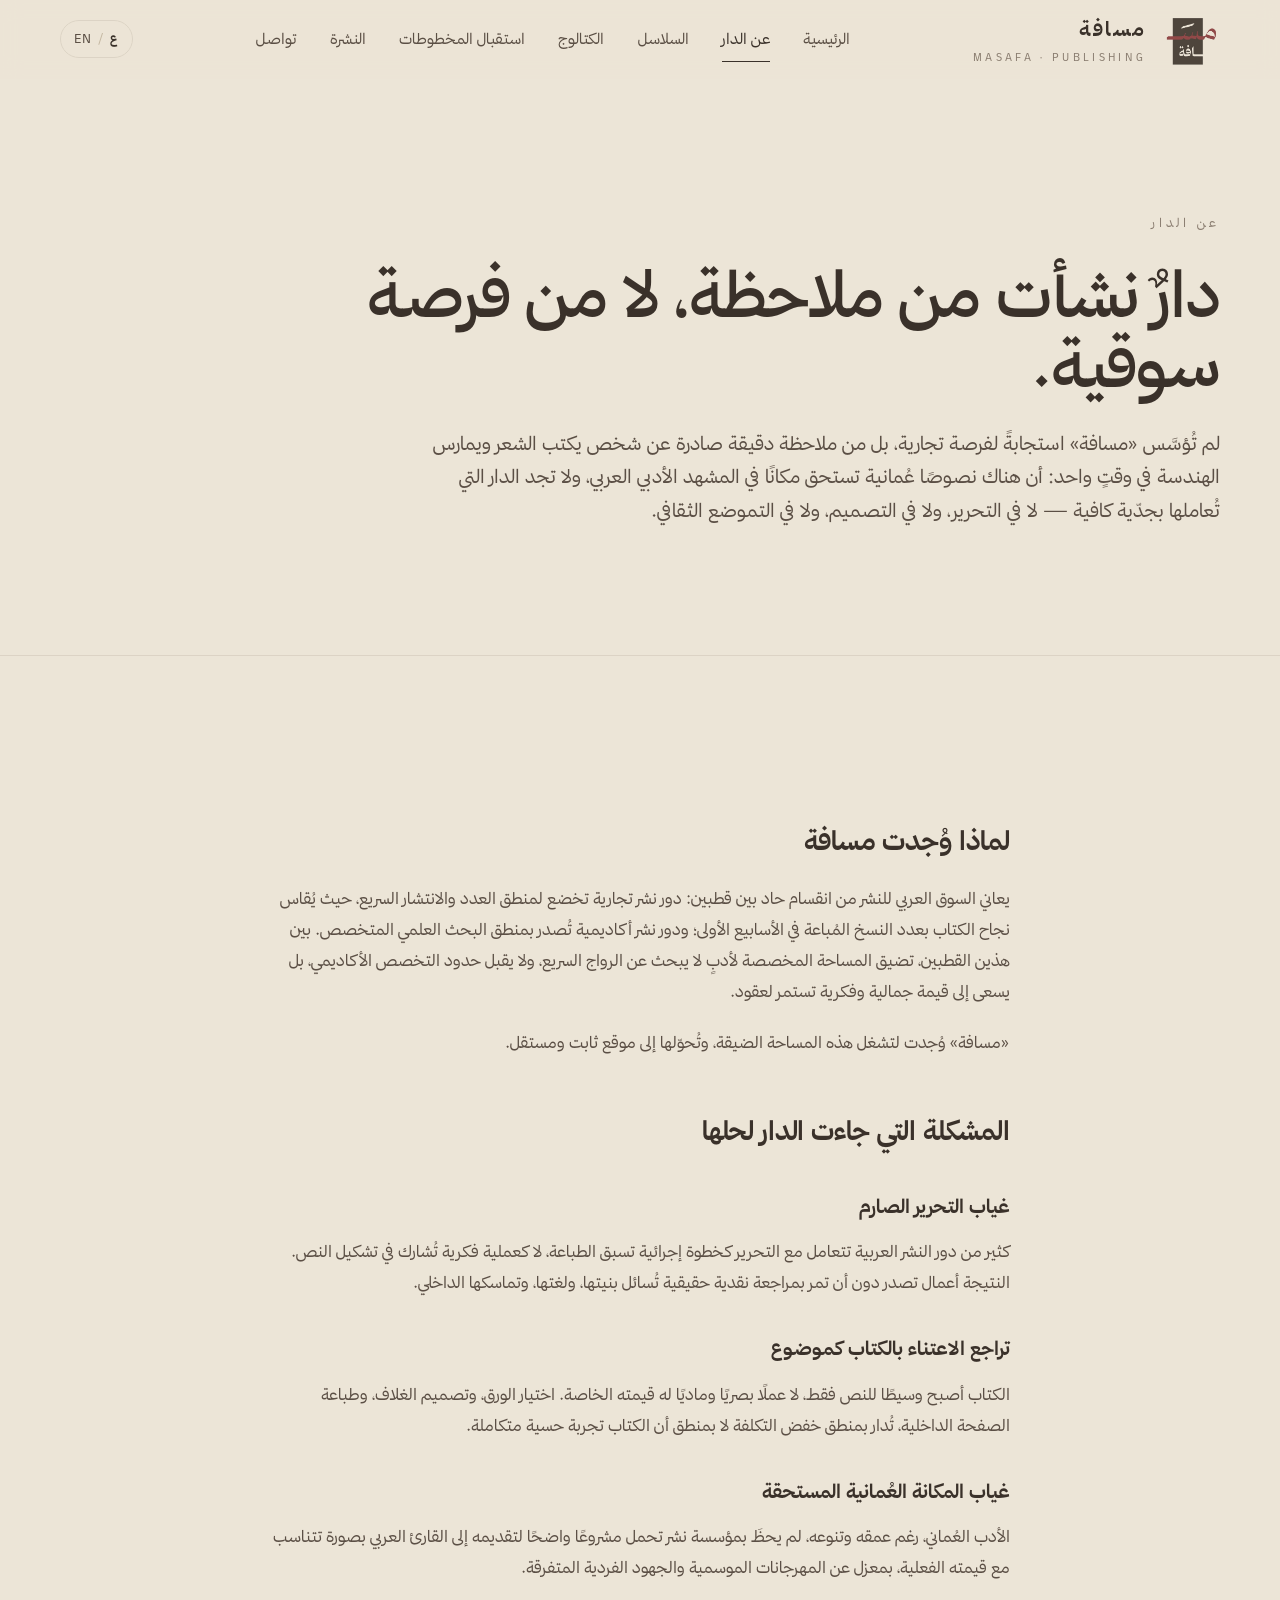
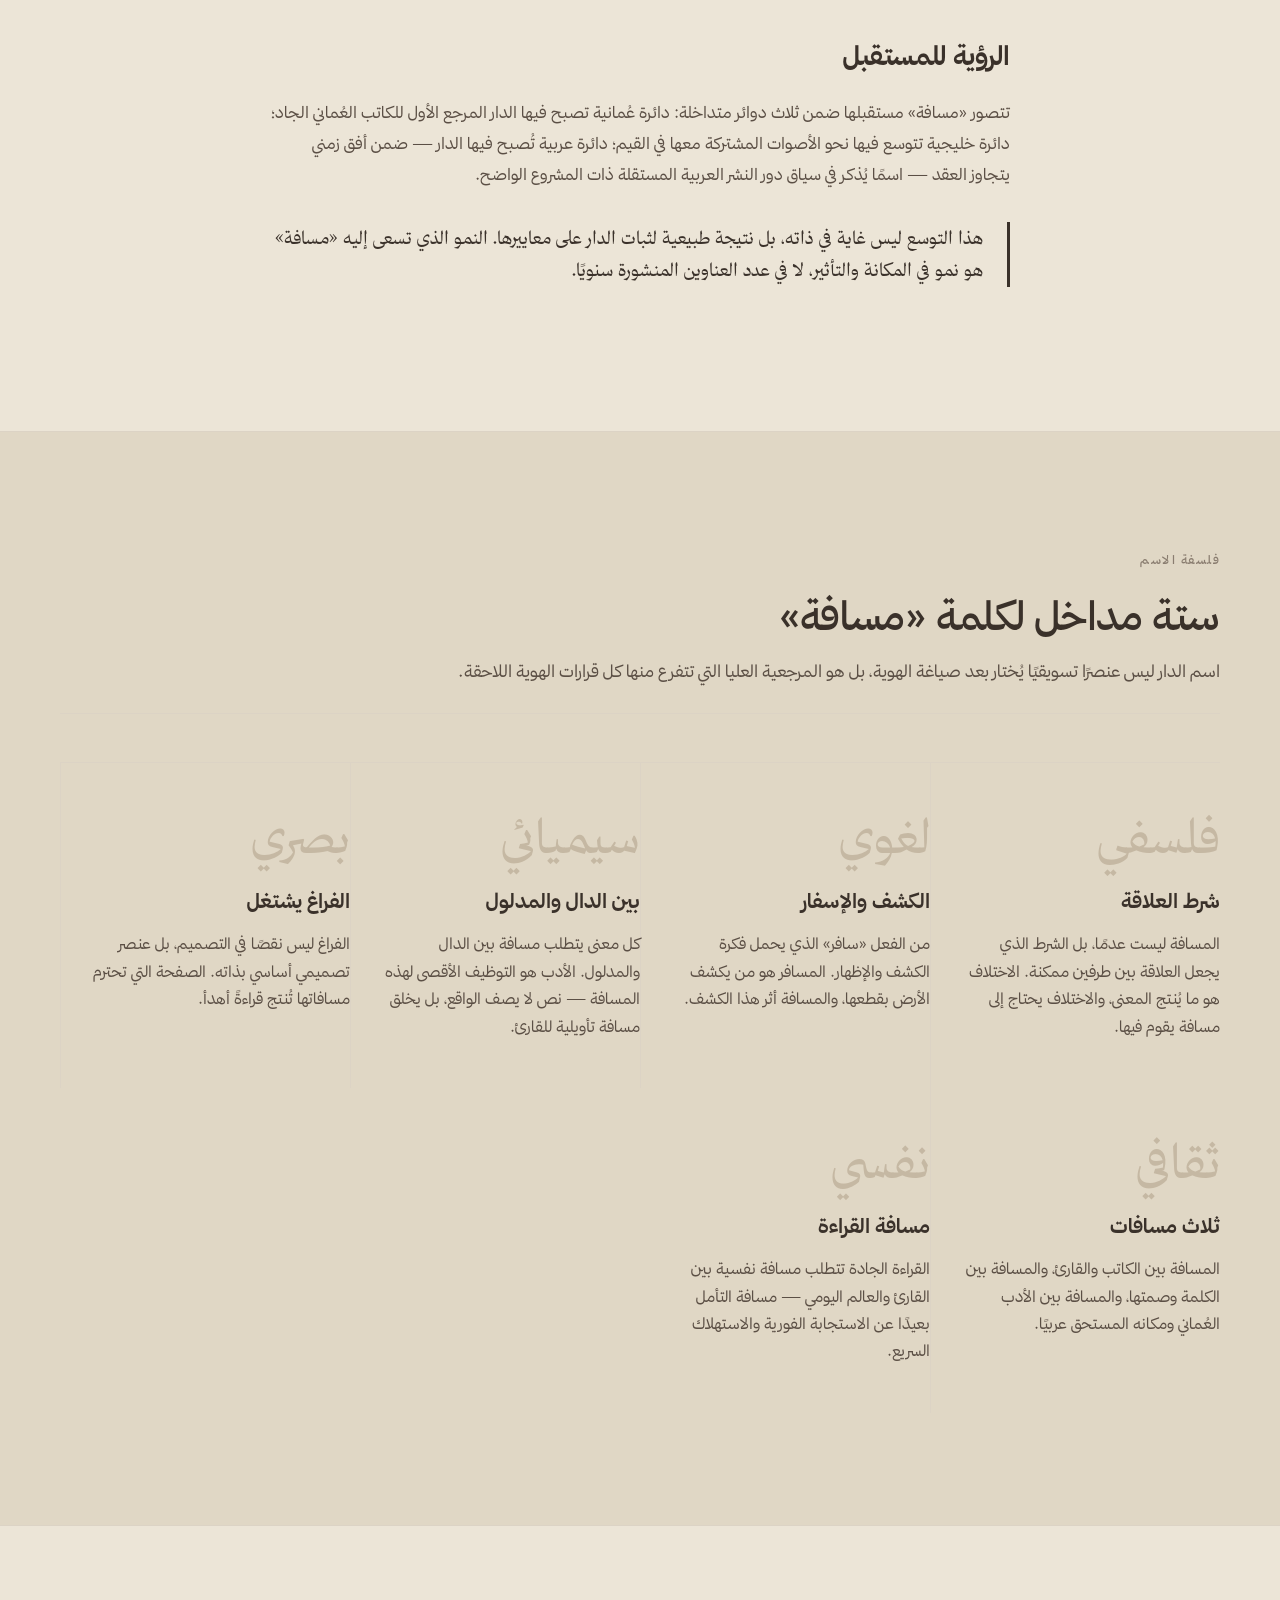
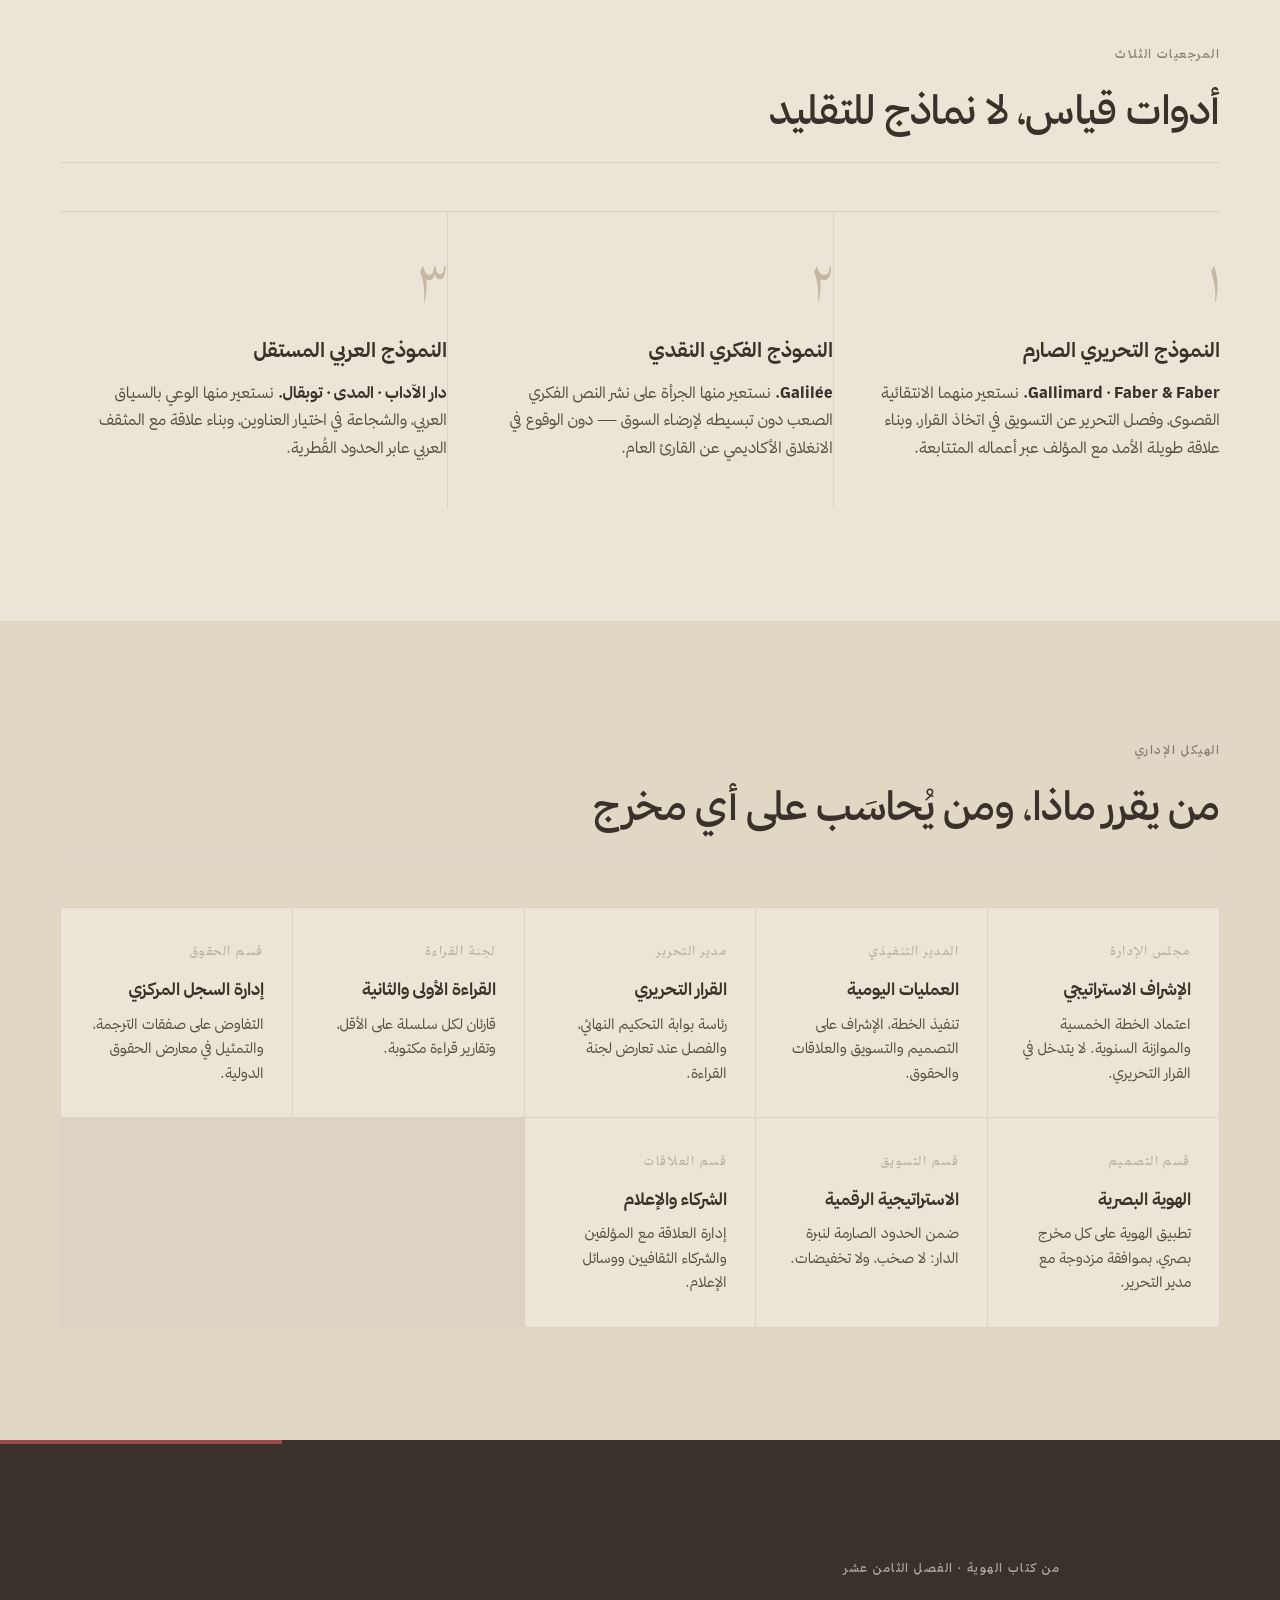
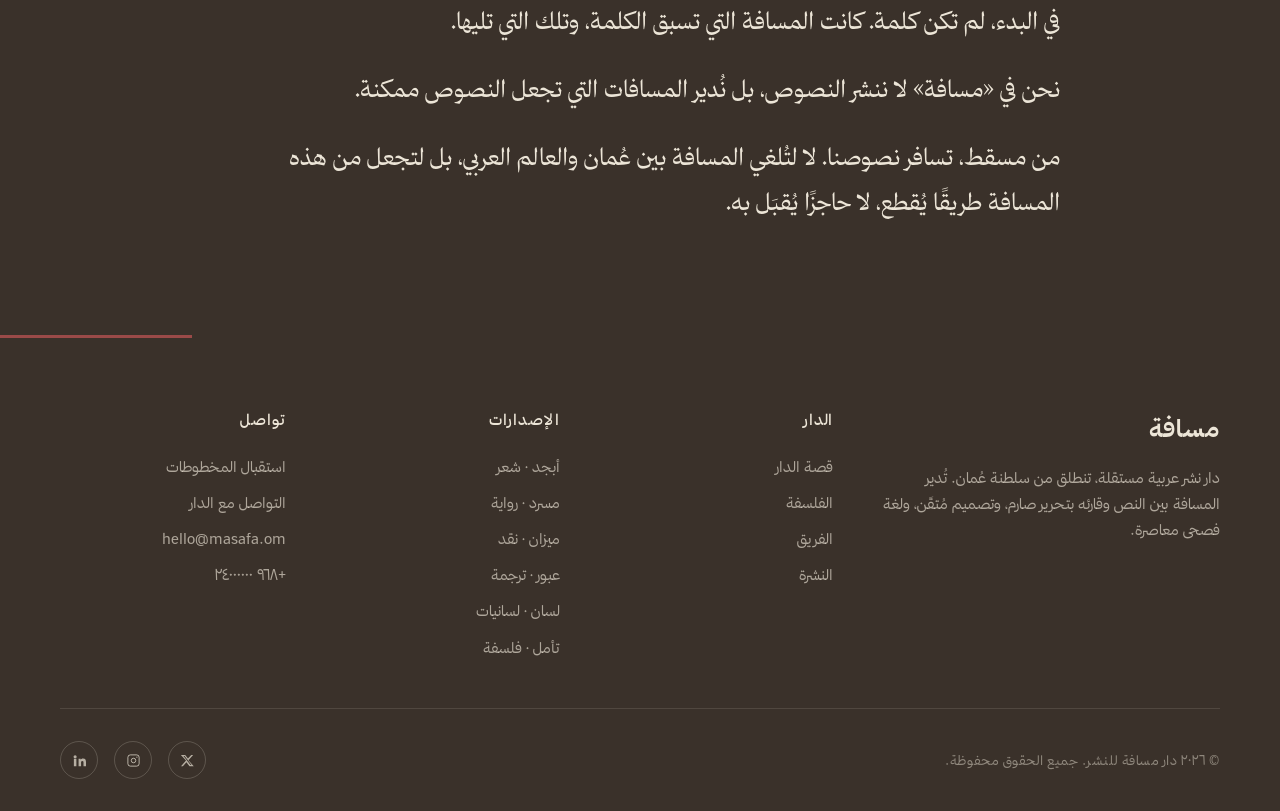
<file: about.html>
<!DOCTYPE html>
<html lang="ar" dir="rtl">
<head>
<meta charset="UTF-8">
<meta name="viewport" content="width=device-width, initial-scale=1">
<title>عن الدار — دار مسافة للنشر</title>
<meta name="description" content="قصة دار مسافة للنشر، ورؤيتها، ورسالتها، وقيمها العشر، وهيكلها الإداري، ومرجعياتها الفكرية.">
<link rel="icon" type="image/jpeg" href="assets/logo-primary.jpg">
<link rel="stylesheet" href="css/main.css">
</head>
<body>

<header class="site-header">
  <div class="container header-inner">
    <a href="index.html" class="brand" aria-label="دار مسافة للنشر">
      <span class="brand-mark" aria-hidden="true"><img src="assets/logo-primary.png" alt="Masafa"></span>
      <span>
        <span class="brand-name">مسافة</span>
        <span class="brand-name-en">MASAFA · PUBLISHING</span>
      </span>
    </a>
    <nav class="primary-nav">
      <a href="index.html" data-nav="index">الرئيسية</a>
      <a href="about.html" data-nav="about">عن الدار</a>
      <a href="series.html" data-nav="series">السلاسل</a>
      <a href="catalogue.html" data-nav="catalogue">الكتالوج</a>
      <a href="submissions.html" data-nav="submissions">استقبال المخطوطات</a>
      <a href="journal.html" data-nav="journal">النشرة</a>
      <a href="contact.html" data-nav="contact">تواصل</a>
    </nav>
    <div class="header-utils">
      <a href="en/about.html" class="lang-toggle"><span class="active">ع</span><span class="sep">/</span><span>EN</span></a>
      <button class="nav-toggle" aria-label="فتح القائمة" aria-expanded="false"><span class="nav-toggle-bars"></span></button>
    </div>
  </div>
</header>

<section class="page-hero">
  <div class="container">
    <span class="page-hero-eyebrow">عن الدار</span>
    <h1 class="page-hero-title">دارٌ نشأت من ملاحظة، لا من فرصة سوقية.</h1>
    <p class="page-hero-lede">
      لم تُؤسَّس «مسافة» استجابةً لفرصة تجارية، بل من ملاحظة دقيقة صادرة عن شخص يكتب الشعر ويمارس الهندسة في وقتٍ واحد: أن هناك نصوصًا عُمانية تستحق مكانًا في المشهد الأدبي العربي، ولا تجد الدار التي تُعاملها بجدّية كافية — لا في التحرير، ولا في التصميم، ولا في التموضع الثقافي.
    </p>
  </div>
</section>

<section id="story">
  <div class="container-narrow">
    <div class="prose" data-reveal>
      <h2>لماذا وُجدت مسافة</h2>
      <p>يعاني السوق العربي للنشر من انقسام حاد بين قطبين: دور نشر تجارية تخضع لمنطق العدد والانتشار السريع، حيث يُقاس نجاح الكتاب بعدد النسخ المُباعة في الأسابيع الأولى؛ ودور نشر أكاديمية تُصدر بمنطق البحث العلمي المتخصص. بين هذين القطبين، تضيق المساحة المخصصة لأدبٍ لا يبحث عن الرواج السريع، ولا يقبل حدود التخصص الأكاديمي، بل يسعى إلى قيمة جمالية وفكرية تستمر لعقود.</p>
      <p>«مسافة» وُجدت لتشغل هذه المساحة الضيقة، وتُحوّلها إلى موقع ثابت ومستقل.</p>

      <h2>المشكلة التي جاءت الدار لحلها</h2>
      <h3>غياب التحرير الصارم</h3>
      <p>كثير من دور النشر العربية تتعامل مع التحرير كخطوة إجرائية تسبق الطباعة، لا كعملية فكرية تُشارك في تشكيل النص. النتيجة أعمال تصدر دون أن تمر بمراجعة نقدية حقيقية تُسائل بنيتها، ولغتها، وتماسكها الداخلي.</p>
      <h3>تراجع الاعتناء بالكتاب كموضوع</h3>
      <p>الكتاب أصبح وسيطًا للنص فقط، لا عملًا بصريًا وماديًا له قيمته الخاصة. اختيار الورق، وتصميم الغلاف، وطباعة الصفحة الداخلية، تُدار بمنطق خفض التكلفة لا بمنطق أن الكتاب تجربة حسية متكاملة.</p>
      <h3>غياب المكانة العُمانية المستحقة</h3>
      <p>الأدب العُماني، رغم عمقه وتنوعه، لم يحظَ بمؤسسة نشر تحمل مشروعًا واضحًا لتقديمه إلى القارئ العربي بصورة تتناسب مع قيمته الفعلية، بمعزل عن المهرجانات الموسمية والجهود الفردية المتفرقة.</p>

      <h2>الرؤية للمستقبل</h2>
      <p>تتصور «مسافة» مستقبلها ضمن ثلاث دوائر متداخلة: دائرة عُمانية تصبح فيها الدار المرجع الأول للكاتب العُماني الجاد؛ دائرة خليجية تتوسع فيها نحو الأصوات المشتركة معها في القيم؛ دائرة عربية تُصبح فيها الدار — ضمن أفق زمني يتجاوز العقد — اسمًا يُذكر في سياق دور النشر العربية المستقلة ذات المشروع الواضح.</p>
      <blockquote>هذا التوسع ليس غاية في ذاته، بل نتيجة طبيعية لثبات الدار على معاييرها. النمو الذي تسعى إليه «مسافة» هو نمو في المكانة والتأثير، لا في عدد العناوين المنشورة سنويًا.</blockquote>
    </div>
  </div>
</section>

<section id="philosophy" style="background: var(--surface-alt); border-block: 1px solid var(--line);">
  <div class="container">
    <header class="section-head" data-reveal>
      <div>
        <span class="eyebrow">فلسفة الاسم</span>
        <h2 class="section-title">ستة مداخل لكلمة «مسافة»</h2>
        <p class="section-lede">اسم الدار ليس عنصرًا تسويقيًا يُختار بعد صياغة الهوية، بل هو المرجعية العليا التي تتفرع منها كل قرارات الهوية اللاحقة.</p>
      </div>
    </header>

    <div class="pillars">
      <div class="pillar" data-reveal>
        <div class="pillar-num">فلسفي</div>
        <h3 class="pillar-title">شرط العلاقة</h3>
        <p class="pillar-body">المسافة ليست عدمًا، بل الشرط الذي يجعل العلاقة بين طرفين ممكنة. الاختلاف هو ما يُنتج المعنى، والاختلاف يحتاج إلى مسافة يقوم فيها.</p>
      </div>
      <div class="pillar" data-reveal>
        <div class="pillar-num">لغوي</div>
        <h3 class="pillar-title">الكشف والإسفار</h3>
        <p class="pillar-body">من الفعل «سافر» الذي يحمل فكرة الكشف والإظهار. المسافر هو من يكشف الأرض بقطعها، والمسافة أثر هذا الكشف.</p>
      </div>
      <div class="pillar" data-reveal>
        <div class="pillar-num">سيميائي</div>
        <h3 class="pillar-title">بين الدال والمدلول</h3>
        <p class="pillar-body">كل معنى يتطلب مسافة بين الدال والمدلول. الأدب هو التوظيف الأقصى لهذه المسافة — نص لا يصف الواقع، بل يخلق مسافة تأويلية للقارئ.</p>
      </div>
      <div class="pillar" data-reveal>
        <div class="pillar-num">بصري</div>
        <h3 class="pillar-title">الفراغ يشتغل</h3>
        <p class="pillar-body">الفراغ ليس نقصًا في التصميم، بل عنصر تصميمي أساسي بذاته. الصفحة التي تحترم مسافاتها تُنتج قراءةً أهدأ.</p>
      </div>
      <div class="pillar" data-reveal>
        <div class="pillar-num">ثقافي</div>
        <h3 class="pillar-title">ثلاث مسافات</h3>
        <p class="pillar-body">المسافة بين الكاتب والقارئ، والمسافة بين الكلمة وصمتها، والمسافة بين الأدب العُماني ومكانه المستحق عربيًا.</p>
      </div>
      <div class="pillar" data-reveal>
        <div class="pillar-num">نفسي</div>
        <h3 class="pillar-title">مسافة القراءة</h3>
        <p class="pillar-body">القراءة الجادة تتطلب مسافة نفسية بين القارئ والعالم اليومي — مسافة التأمل بعيدًا عن الاستجابة الفورية والاستهلاك السريع.</p>
      </div>
    </div>
  </div>
</section>

<section>
  <div class="container">
    <header class="section-head" data-reveal>
      <div>
        <span class="eyebrow">المرجعيات الثلاث</span>
        <h2 class="section-title">أدوات قياس، لا نماذج للتقليد</h2>
      </div>
    </header>

    <div class="pillars" data-reveal>
      <div class="pillar">
        <div class="pillar-num">١</div>
        <h3 class="pillar-title">النموذج التحريري الصارم</h3>
        <p class="pillar-body"><strong style="color:var(--ink)">Gallimard · Faber &amp; Faber.</strong> نستعير منهما الانتقائية القصوى، وفصل التحرير عن التسويق في اتخاذ القرار، وبناء علاقة طويلة الأمد مع المؤلف عبر أعماله المتتابعة.</p>
      </div>
      <div class="pillar">
        <div class="pillar-num">٢</div>
        <h3 class="pillar-title">النموذج الفكري النقدي</h3>
        <p class="pillar-body"><strong style="color:var(--ink)">Galilée.</strong> نستعير منها الجرأة على نشر النص الفكري الصعب دون تبسيطه لإرضاء السوق — دون الوقوع في الانغلاق الأكاديمي عن القارئ العام.</p>
      </div>
      <div class="pillar">
        <div class="pillar-num">٣</div>
        <h3 class="pillar-title">النموذج العربي المستقل</h3>
        <p class="pillar-body"><strong style="color:var(--ink)">دار الآداب · المدى · توبقال.</strong> نستعير منها الوعي بالسياق العربي، والشجاعة في اختيار العناوين، وبناء علاقة مع المثقف العربي عابر الحدود القُطرية.</p>
      </div>
    </div>
  </div>
</section>

<section id="team" style="background: var(--surface-alt); border-top: 1px solid var(--line);">
  <div class="container">
    <header class="section-head" data-reveal>
      <div>
        <span class="eyebrow">الهيكل الإداري</span>
        <h2 class="section-title">من يقرر ماذا، ومن يُحاسَب على أي مخرج</h2>
      </div>
    </header>

    <div class="values-grid" data-reveal>
      <div class="value"><span class="value-num">مجلس الإدارة</span><h3 class="value-title">الإشراف الاستراتيجي</h3><p class="value-desc">اعتماد الخطة الخمسية والموازنة السنوية. لا يتدخل في القرار التحريري.</p></div>
      <div class="value"><span class="value-num">المدير التنفيذي</span><h3 class="value-title">العمليات اليومية</h3><p class="value-desc">تنفيذ الخطة، الإشراف على التصميم والتسويق والعلاقات والحقوق.</p></div>
      <div class="value"><span class="value-num">مدير التحرير</span><h3 class="value-title">القرار التحريري</h3><p class="value-desc">رئاسة بوابة التحكيم النهائي، والفصل عند تعارض لجنة القراءة.</p></div>
      <div class="value"><span class="value-num">لجنة القراءة</span><h3 class="value-title">القراءة الأولى والثانية</h3><p class="value-desc">قارئان لكل سلسلة على الأقل، وتقارير قراءة مكتوبة.</p></div>
      <div class="value"><span class="value-num">قسم الحقوق</span><h3 class="value-title">إدارة السجل المركزي</h3><p class="value-desc">التفاوض على صفقات الترجمة، والتمثيل في معارض الحقوق الدولية.</p></div>
      <div class="value"><span class="value-num">قسم التصميم</span><h3 class="value-title">الهوية البصرية</h3><p class="value-desc">تطبيق الهوية على كل مخرج بصري، بموافقة مزدوجة مع مدير التحرير.</p></div>
      <div class="value"><span class="value-num">قسم التسويق</span><h3 class="value-title">الاستراتيجية الرقمية</h3><p class="value-desc">ضمن الحدود الصارمة لنبرة الدار: لا صخب، ولا تخفيضات.</p></div>
      <div class="value"><span class="value-num">قسم العلاقات</span><h3 class="value-title">الشركاء والإعلام</h3><p class="value-desc">إدارة العلاقة مع المؤلفين والشركاء الثقافيين ووسائل الإعلام.</p></div>
    </div>
  </div>
</section>

<section class="manifesto">
  <div class="container" data-reveal>
    <span class="eyebrow" style="color: rgba(250, 247, 241, .6);">من كتاب الهوية · الفصل الثامن عشر</span>
    <div class="manifesto-body">
      <p>في البدء، لم تكن كلمة. كانت المسافة التي تسبق الكلمة، وتلك التي تليها.</p>
      <p>نحن في «مسافة» لا ننشر النصوص، بل نُدير المسافات التي تجعل النصوص ممكنة.</p>
      <p>من مسقط، تسافر نصوصنا. لا لتُلغي المسافة بين عُمان والعالم العربي، بل لتجعل من هذه المسافة طريقًا يُقطع، لا حاجزًا يُقبَل به.</p>
    </div>
  </div>
</section>

<footer class="site-footer">
  <div class="container">
    <div class="footer-grid">
      <div class="footer-brand">
        <h3>مسافة</h3>
        <p>دار نشر عربية مستقلة، تنطلق من سلطنة عُمان. تُدير المسافة بين النص وقارئه بتحرير صارم، وتصميم مُتقَن، ولغة فصحى معاصرة.</p>
      </div>
      <div class="footer-col"><h4>الدار</h4><ul><li><a href="about.html">قصة الدار</a></li><li><a href="about.html#philosophy">الفلسفة</a></li><li><a href="about.html#team">الفريق</a></li><li><a href="journal.html">النشرة</a></li></ul></div>
      <div class="footer-col"><h4>الإصدارات</h4><ul><li><a href="series.html#abjad">أبجد · شعر</a></li><li><a href="series.html#masrad">مسرد · رواية</a></li><li><a href="series.html#mizan">ميزان · نقد</a></li><li><a href="series.html#ubour">عبور · ترجمة</a></li><li><a href="series.html#lisan">لسان · لسانيات</a></li><li><a href="series.html#taammul">تأمل · فلسفة</a></li></ul></div>
      <div class="footer-col"><h4>تواصل</h4><ul><li><a href="submissions.html">استقبال المخطوطات</a></li><li><a href="contact.html">التواصل مع الدار</a></li><li><a href="mailto:hello@masafa.om">hello@masafa.om</a></li><li><a href="tel:+96824000000">+٩٦٨ ٢٤٠٠٠٠٠٠</a></li></ul></div>
    </div>
    <div class="footer-bottom">
      <span>© ٢٠٢٦ دار مسافة للنشر. جميع الحقوق محفوظة.</span>
      <ul class="social-list">
        <li><a href="#" aria-label="X"><svg viewBox="0 0 24 24" fill="currentColor" aria-hidden="true"><path d="M18 3h3l-7.5 8.6L22 21h-6.8l-4.9-6.2L4.6 21H1.6l8-9.2L1.4 3h6.9l4.4 5.7L18 3zm-1.2 16h1.7L7.3 4.9H5.5L16.8 19z"/></svg></a></li>
        <li><a href="#" aria-label="Instagram"><svg viewBox="0 0 24 24" fill="none" stroke="currentColor" stroke-width="1.6" aria-hidden="true"><rect x="3" y="3" width="18" height="18" rx="4"/><circle cx="12" cy="12" r="3.6"/><circle cx="17.4" cy="6.6" r="1" fill="currentColor" stroke="none"/></svg></a></li>
        <li><a href="#" aria-label="LinkedIn"><svg viewBox="0 0 24 24" fill="currentColor" aria-hidden="true"><path d="M4.98 3.5a2.5 2.5 0 1 1 0 5 2.5 2.5 0 0 1 0-5zM3 9h4v12H3zM10 9h3.8v1.7h.06c.53-1 1.83-2.05 3.77-2.05 4.03 0 4.77 2.65 4.77 6.1V21h-4v-5.4c0-1.29-.02-2.94-1.8-2.94-1.8 0-2.07 1.4-2.07 2.85V21h-4V9z"/></svg></a></li>
      </ul>
    </div>
  </div>
</footer>

<script src="js/main.js"></script>
</body>
</html>
</file>
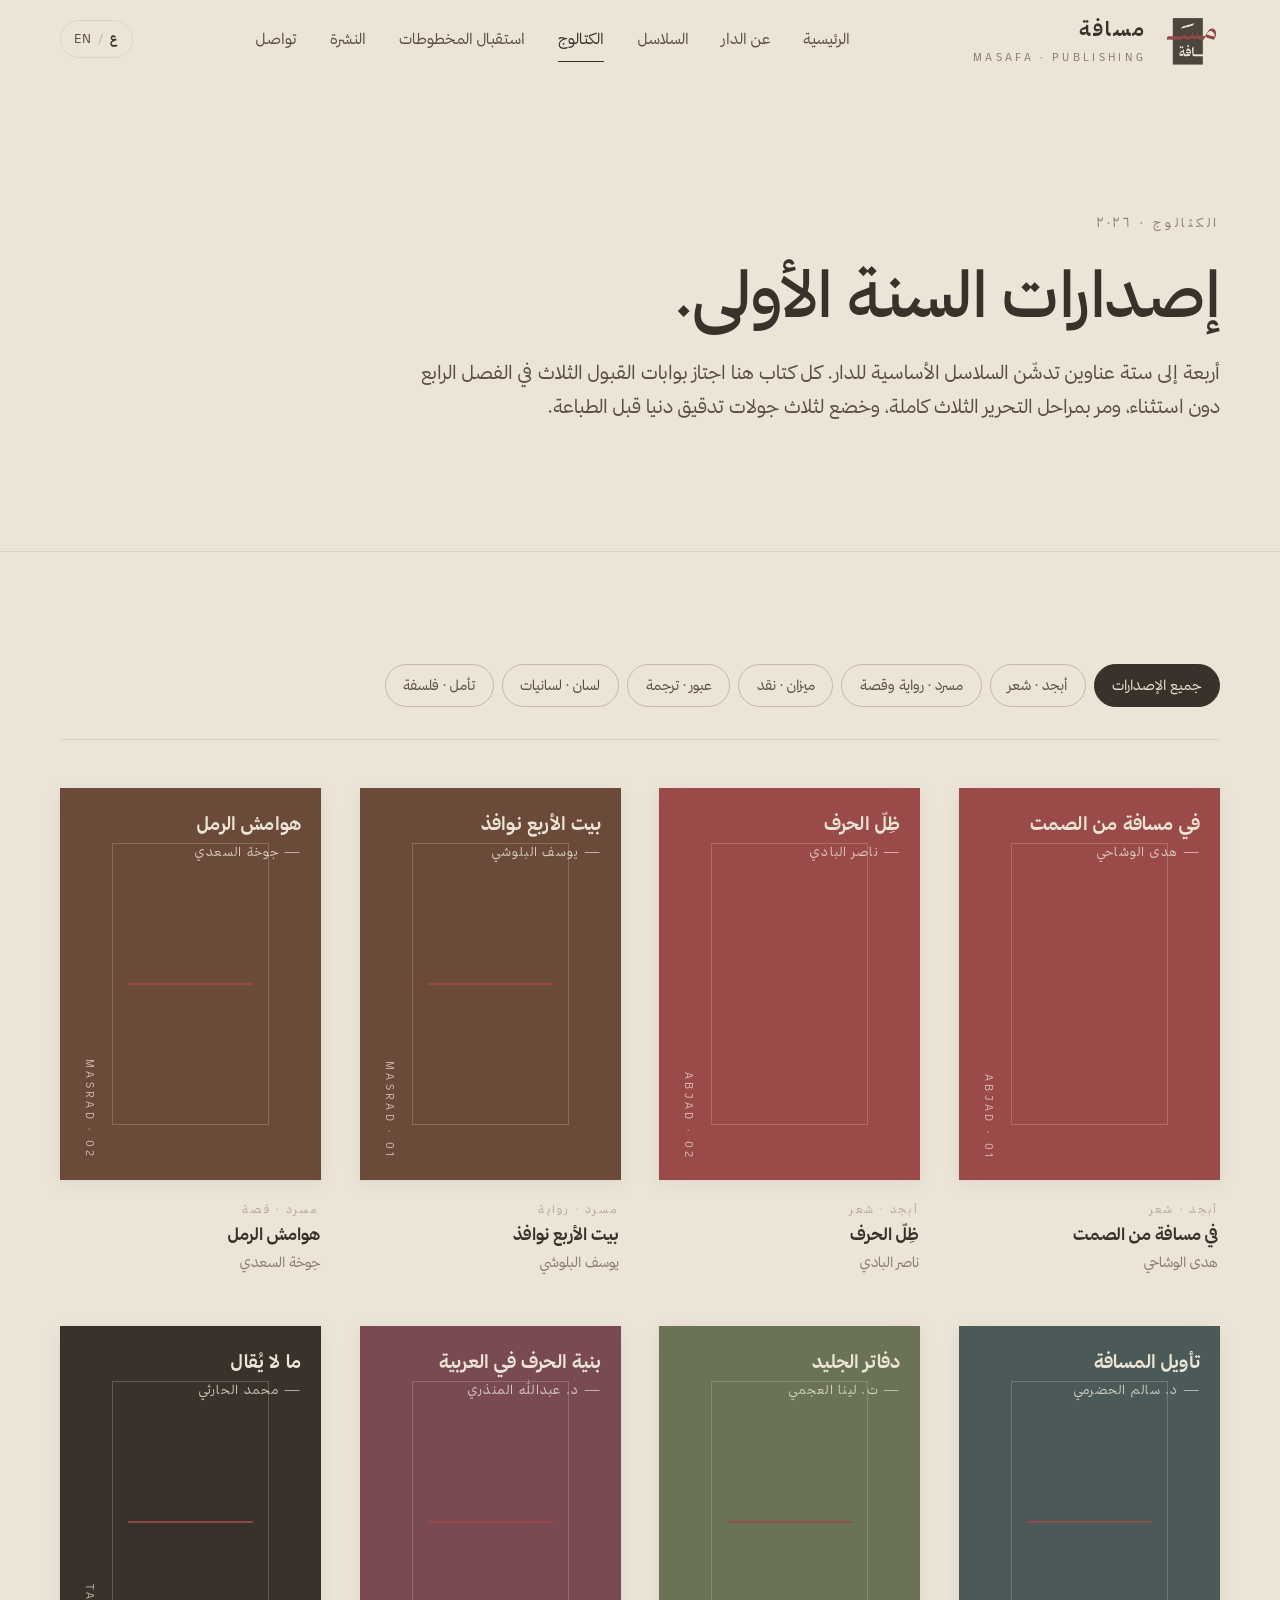
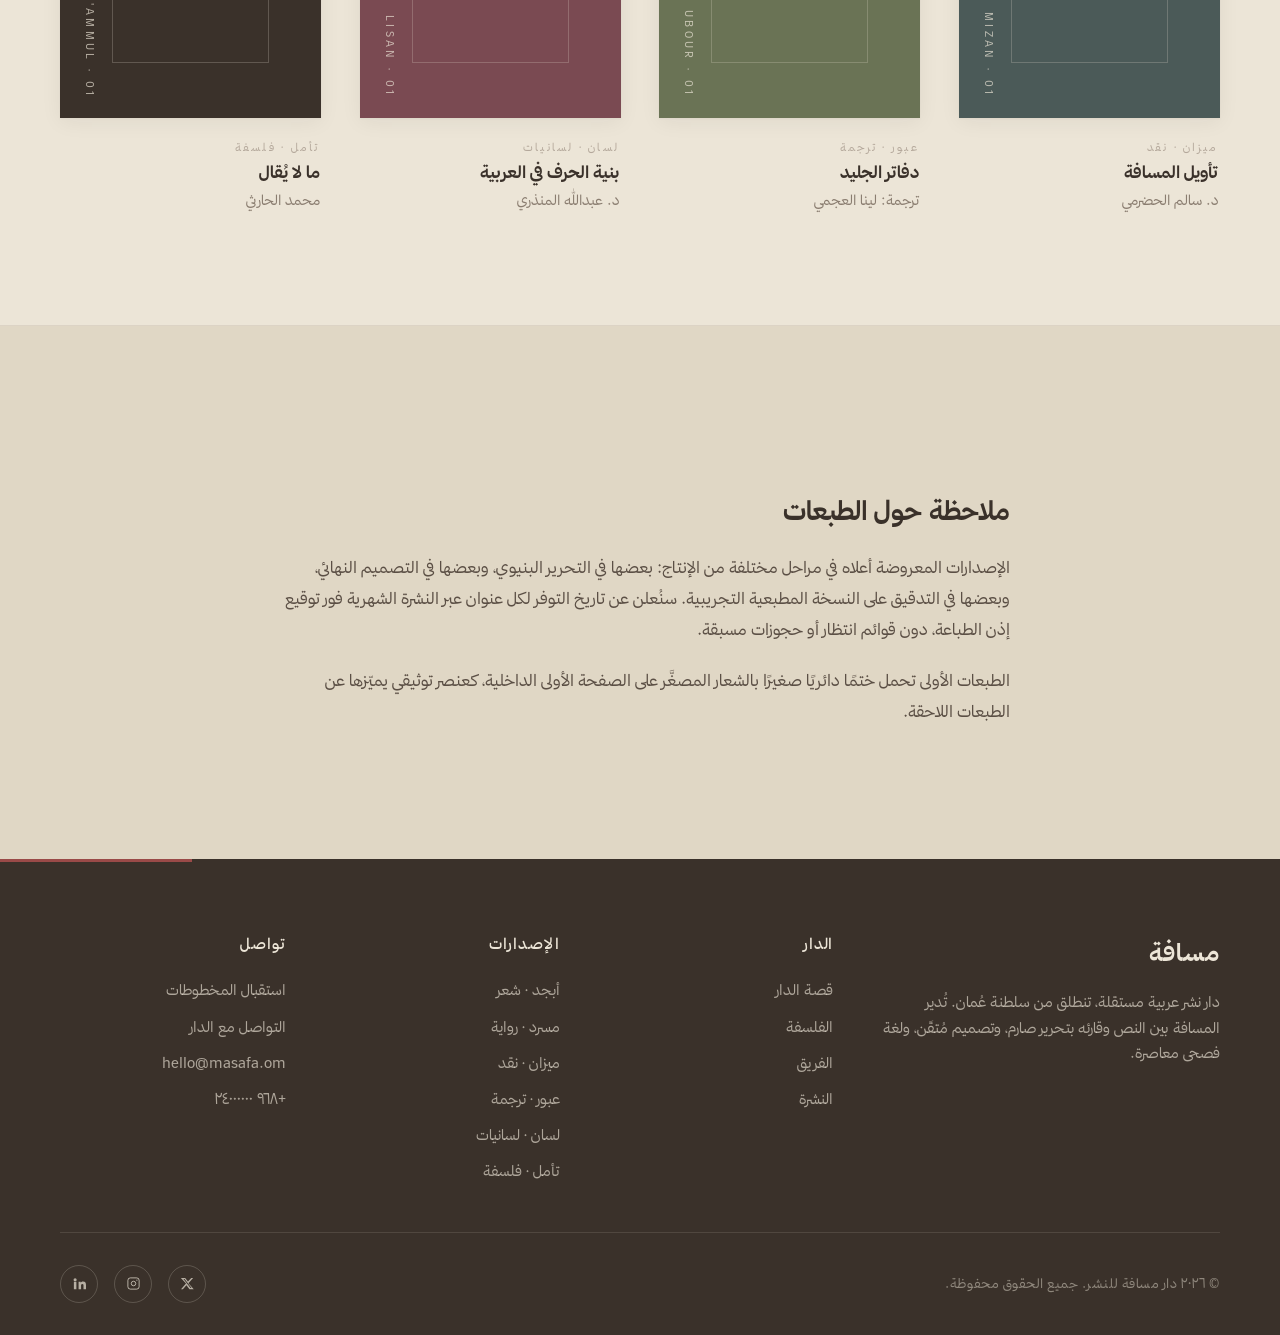
<file: catalogue.html>
<!DOCTYPE html>
<html lang="ar" dir="rtl">
<head>
<meta charset="UTF-8">
<meta name="viewport" content="width=device-width, initial-scale=1">
<title>الكتالوج — دار مسافة للنشر</title>
<meta name="description" content="كتالوج إصدارات دار مسافة للنشر، مصنَّف حسب السلاسل الست: أبجد، مسرد، ميزان، عبور، لسان، تأمل.">
<link rel="icon" type="image/jpeg" href="assets/logo-primary.jpg">
<link rel="stylesheet" href="css/main.css">
</head>
<body>

<header class="site-header">
  <div class="container header-inner">
    <a href="index.html" class="brand">
      <span class="brand-mark" aria-hidden="true"><img src="assets/logo-primary.png" alt="Masafa"></span>
      <span><span class="brand-name">مسافة</span><span class="brand-name-en">MASAFA · PUBLISHING</span></span>
    </a>
    <nav class="primary-nav">
      <a href="index.html" data-nav="index">الرئيسية</a>
      <a href="about.html" data-nav="about">عن الدار</a>
      <a href="series.html" data-nav="series">السلاسل</a>
      <a href="catalogue.html" data-nav="catalogue">الكتالوج</a>
      <a href="submissions.html" data-nav="submissions">استقبال المخطوطات</a>
      <a href="journal.html" data-nav="journal">النشرة</a>
      <a href="contact.html" data-nav="contact">تواصل</a>
    </nav>
    <div class="header-utils">
      <a href="en/catalogue.html" class="lang-toggle"><span class="active">ع</span><span class="sep">/</span><span>EN</span></a>
      <button class="nav-toggle" aria-label="فتح القائمة" aria-expanded="false"><span class="nav-toggle-bars"></span></button>
    </div>
  </div>
</header>

<section class="page-hero">
  <div class="container">
    <span class="page-hero-eyebrow">الكتالوج · ٢٠٢٦</span>
    <h1 class="page-hero-title">إصدارات السنة الأولى.</h1>
    <p class="page-hero-lede">
      أربعة إلى ستة عناوين تدشّن السلاسل الأساسية للدار. كل كتاب هنا اجتاز بوابات القبول الثلاث في الفصل الرابع دون استثناء، ومر بمراحل التحرير الثلاث كاملة، وخضع لثلاث جولات تدقيق دنيا قبل الطباعة.
    </p>
  </div>
</section>

<section>
  <div class="container">
    <div class="catalogue-filter" role="tablist" aria-label="تصفية حسب السلسلة">
      <button class="filter-btn is-active" data-filter="all">جميع الإصدارات</button>
      <button class="filter-btn" data-filter="abjad">أبجد · شعر</button>
      <button class="filter-btn" data-filter="masrad">مسرد · رواية وقصة</button>
      <button class="filter-btn" data-filter="mizan">ميزان · نقد</button>
      <button class="filter-btn" data-filter="ubour">عبور · ترجمة</button>
      <button class="filter-btn" data-filter="lisan">لسان · لسانيات</button>
      <button class="filter-btn" data-filter="taammul">تأمل · فلسفة</button>
    </div>

    <div class="book-grid">
      <article class="book" data-series="abjad" data-series-filter="abjad" data-reveal>
        <div class="book-cover"><div class="book-cover-inner"><div><h3 class="book-cover-title">في مسافة من الصمت</h3><span class="book-cover-author">— هدى الوشاحي</span></div><span class="book-cover-series">ABJAD · 01</span></div></div>
        <div class="book-meta"><span class="book-series-tag">أبجد · شعر</span><h3 class="book-title">في مسافة من الصمت</h3><span class="book-author">هدى الوشاحي</span></div>
      </article>

      <article class="book" data-series="abjad" data-series-filter="abjad" data-reveal>
        <div class="book-cover"><div class="book-cover-inner"><div><h3 class="book-cover-title">ظِلّ الحرف</h3><span class="book-cover-author">— ناصر البادي</span></div><span class="book-cover-series">ABJAD · 02</span></div></div>
        <div class="book-meta"><span class="book-series-tag">أبجد · شعر</span><h3 class="book-title">ظِلّ الحرف</h3><span class="book-author">ناصر البادي</span></div>
      </article>

      <article class="book" data-series="masrad" data-series-filter="masrad" data-reveal>
        <div class="book-cover"><div class="book-cover-inner"><div><h3 class="book-cover-title">بيت الأربع نوافذ</h3><span class="book-cover-author">— يوسف البلوشي</span></div><span class="book-cover-series">MASRAD · 01</span></div></div>
        <div class="book-meta"><span class="book-series-tag">مسرد · رواية</span><h3 class="book-title">بيت الأربع نوافذ</h3><span class="book-author">يوسف البلوشي</span></div>
      </article>

      <article class="book" data-series="masrad" data-series-filter="masrad" data-reveal>
        <div class="book-cover"><div class="book-cover-inner"><div><h3 class="book-cover-title">هوامش الرمل</h3><span class="book-cover-author">— جوخة السعدي</span></div><span class="book-cover-series">MASRAD · 02</span></div></div>
        <div class="book-meta"><span class="book-series-tag">مسرد · قصة</span><h3 class="book-title">هوامش الرمل</h3><span class="book-author">جوخة السعدي</span></div>
      </article>

      <article class="book" data-series="mizan" data-series-filter="mizan" data-reveal>
        <div class="book-cover"><div class="book-cover-inner"><div><h3 class="book-cover-title">تأويل المسافة</h3><span class="book-cover-author">— د. سالم الحضرمي</span></div><span class="book-cover-series">MIZAN · 01</span></div></div>
        <div class="book-meta"><span class="book-series-tag">ميزان · نقد</span><h3 class="book-title">تأويل المسافة</h3><span class="book-author">د. سالم الحضرمي</span></div>
      </article>

      <article class="book" data-series="ubour" data-series-filter="ubour" data-reveal>
        <div class="book-cover"><div class="book-cover-inner"><div><h3 class="book-cover-title">دفاتر الجليد</h3><span class="book-cover-author">— ت. لينا العجمي</span></div><span class="book-cover-series">UBOUR · 01</span></div></div>
        <div class="book-meta"><span class="book-series-tag">عبور · ترجمة</span><h3 class="book-title">دفاتر الجليد</h3><span class="book-author">ترجمة: لينا العجمي</span></div>
      </article>

      <article class="book" data-series="lisan" data-series-filter="lisan" data-reveal>
        <div class="book-cover"><div class="book-cover-inner"><div><h3 class="book-cover-title">بنية الحرف في العربية</h3><span class="book-cover-author">— د. عبدالله المنذري</span></div><span class="book-cover-series">LISAN · 01</span></div></div>
        <div class="book-meta"><span class="book-series-tag">لسان · لسانيات</span><h3 class="book-title">بنية الحرف في العربية</h3><span class="book-author">د. عبدالله المنذري</span></div>
      </article>

      <article class="book" data-series="taammul" data-series-filter="taammul" data-reveal>
        <div class="book-cover"><div class="book-cover-inner"><div><h3 class="book-cover-title">ما لا يُقال</h3><span class="book-cover-author">— محمد الحارثي</span></div><span class="book-cover-series">TA'AMMUL · 01</span></div></div>
        <div class="book-meta"><span class="book-series-tag">تأمل · فلسفة</span><h3 class="book-title">ما لا يُقال</h3><span class="book-author">محمد الحارثي</span></div>
      </article>
    </div>
  </div>
</section>

<section style="background: var(--surface-alt); border-top: 1px solid var(--line);">
  <div class="container-narrow" data-reveal>
    <div class="prose">
      <h2>ملاحظة حول الطبعات</h2>
      <p>الإصدارات المعروضة أعلاه في مراحل مختلفة من الإنتاج: بعضها في التحرير البنيوي، وبعضها في التصميم النهائي، وبعضها في التدقيق على النسخة المطبعية التجريبية. سنُعلن عن تاريخ التوفر لكل عنوان عبر النشرة الشهرية فور توقيع إذن الطباعة، دون قوائم انتظار أو حجوزات مسبقة.</p>
      <p>الطبعات الأولى تحمل ختمًا دائريًا صغيرًا بالشعار المصغَّر على الصفحة الأولى الداخلية، كعنصر توثيقي يميّزها عن الطبعات اللاحقة.</p>
    </div>
  </div>
</section>

<footer class="site-footer">
  <div class="container">
    <div class="footer-grid">
      <div class="footer-brand"><h3>مسافة</h3><p>دار نشر عربية مستقلة، تنطلق من سلطنة عُمان. تُدير المسافة بين النص وقارئه بتحرير صارم، وتصميم مُتقَن، ولغة فصحى معاصرة.</p></div>
      <div class="footer-col"><h4>الدار</h4><ul><li><a href="about.html">قصة الدار</a></li><li><a href="about.html#philosophy">الفلسفة</a></li><li><a href="about.html#team">الفريق</a></li><li><a href="journal.html">النشرة</a></li></ul></div>
      <div class="footer-col"><h4>الإصدارات</h4><ul><li><a href="series.html#abjad">أبجد · شعر</a></li><li><a href="series.html#masrad">مسرد · رواية</a></li><li><a href="series.html#mizan">ميزان · نقد</a></li><li><a href="series.html#ubour">عبور · ترجمة</a></li><li><a href="series.html#lisan">لسان · لسانيات</a></li><li><a href="series.html#taammul">تأمل · فلسفة</a></li></ul></div>
      <div class="footer-col"><h4>تواصل</h4><ul><li><a href="submissions.html">استقبال المخطوطات</a></li><li><a href="contact.html">التواصل مع الدار</a></li><li><a href="mailto:hello@masafa.om">hello@masafa.om</a></li><li><a href="tel:+96824000000">+٩٦٨ ٢٤٠٠٠٠٠٠</a></li></ul></div>
    </div>
    <div class="footer-bottom">
      <span>© ٢٠٢٦ دار مسافة للنشر. جميع الحقوق محفوظة.</span>
      <ul class="social-list">
        <li><a href="#" aria-label="X"><svg viewBox="0 0 24 24" fill="currentColor"><path d="M18 3h3l-7.5 8.6L22 21h-6.8l-4.9-6.2L4.6 21H1.6l8-9.2L1.4 3h6.9l4.4 5.7L18 3zm-1.2 16h1.7L7.3 4.9H5.5L16.8 19z"/></svg></a></li>
        <li><a href="#" aria-label="Instagram"><svg viewBox="0 0 24 24" fill="none" stroke="currentColor" stroke-width="1.6"><rect x="3" y="3" width="18" height="18" rx="4"/><circle cx="12" cy="12" r="3.6"/><circle cx="17.4" cy="6.6" r="1" fill="currentColor" stroke="none"/></svg></a></li>
        <li><a href="#" aria-label="LinkedIn"><svg viewBox="0 0 24 24" fill="currentColor"><path d="M4.98 3.5a2.5 2.5 0 1 1 0 5 2.5 2.5 0 0 1 0-5zM3 9h4v12H3zM10 9h3.8v1.7h.06c.53-1 1.83-2.05 3.77-2.05 4.03 0 4.77 2.65 4.77 6.1V21h-4v-5.4c0-1.29-.02-2.94-1.8-2.94-1.8 0-2.07 1.4-2.07 2.85V21h-4V9z"/></svg></a></li>
      </ul>
    </div>
  </div>
</footer>

<script src="js/main.js"></script>
</body>
</html>
</file>
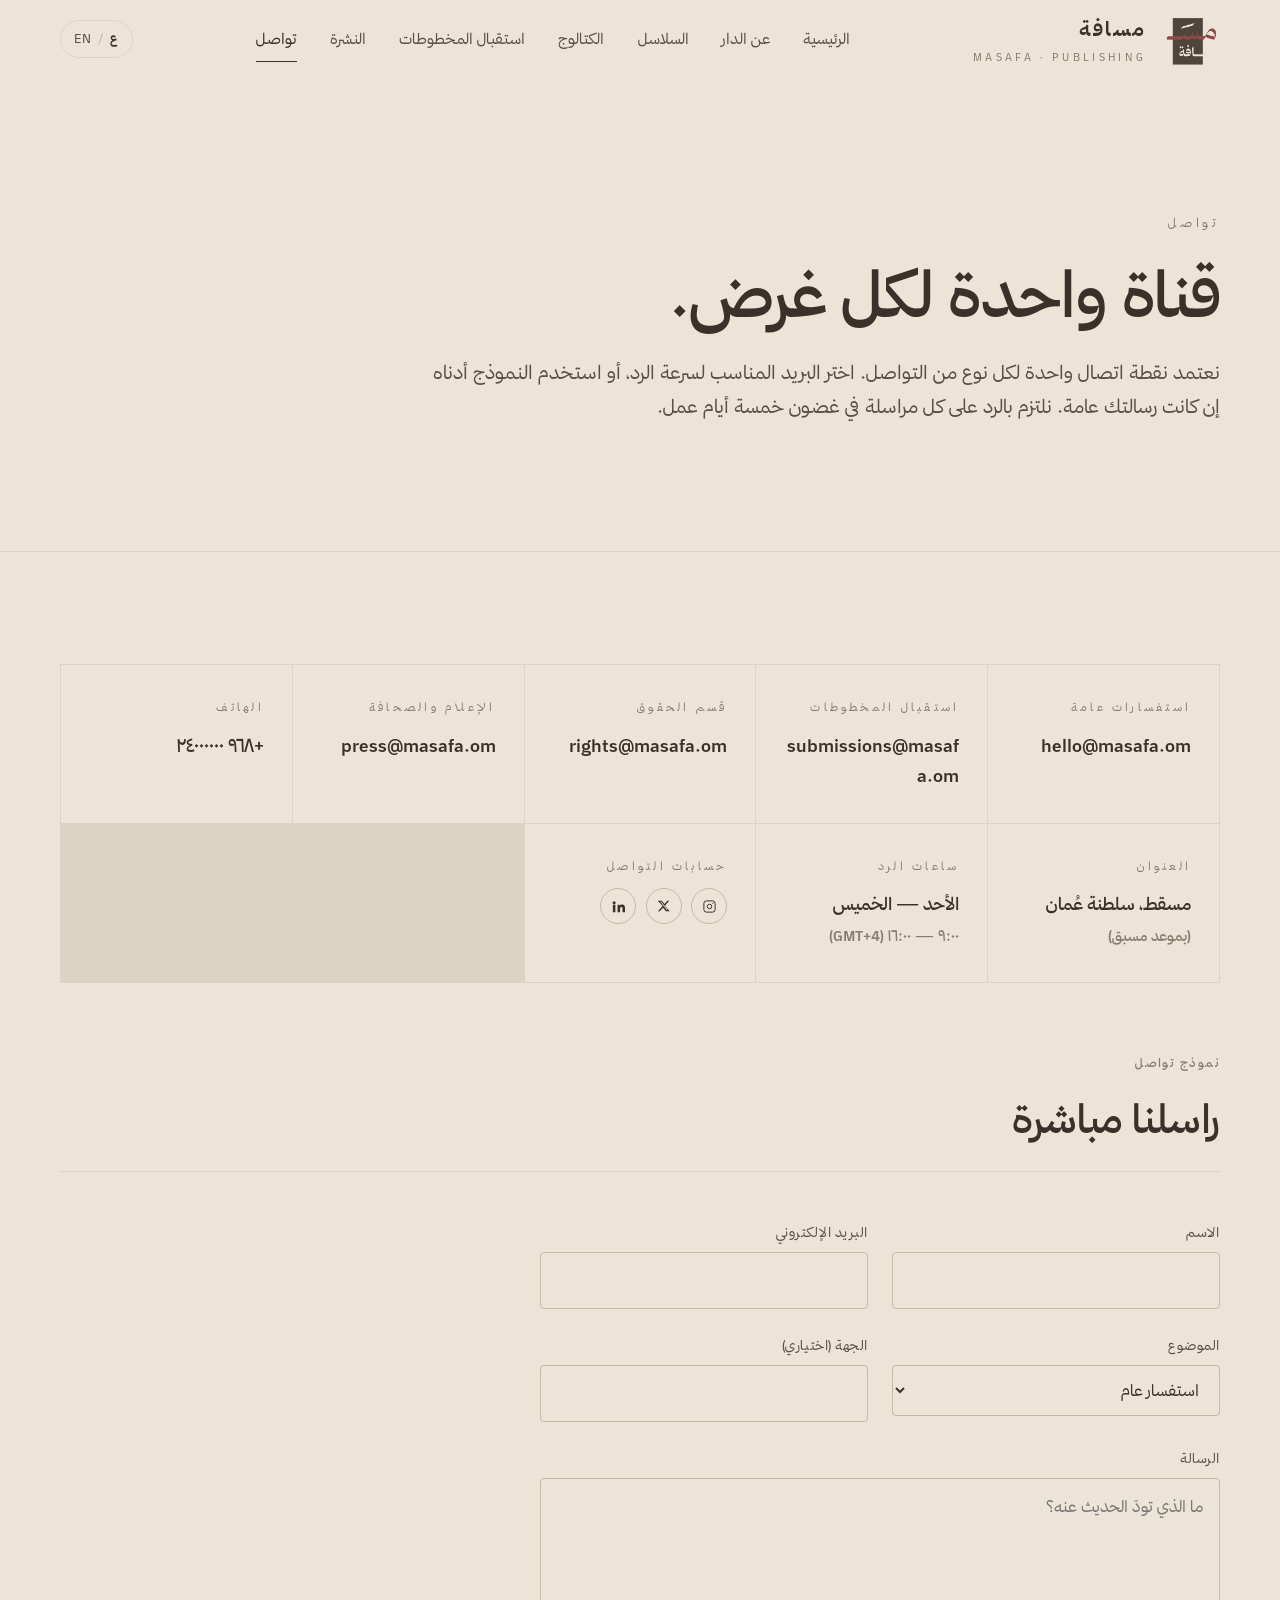
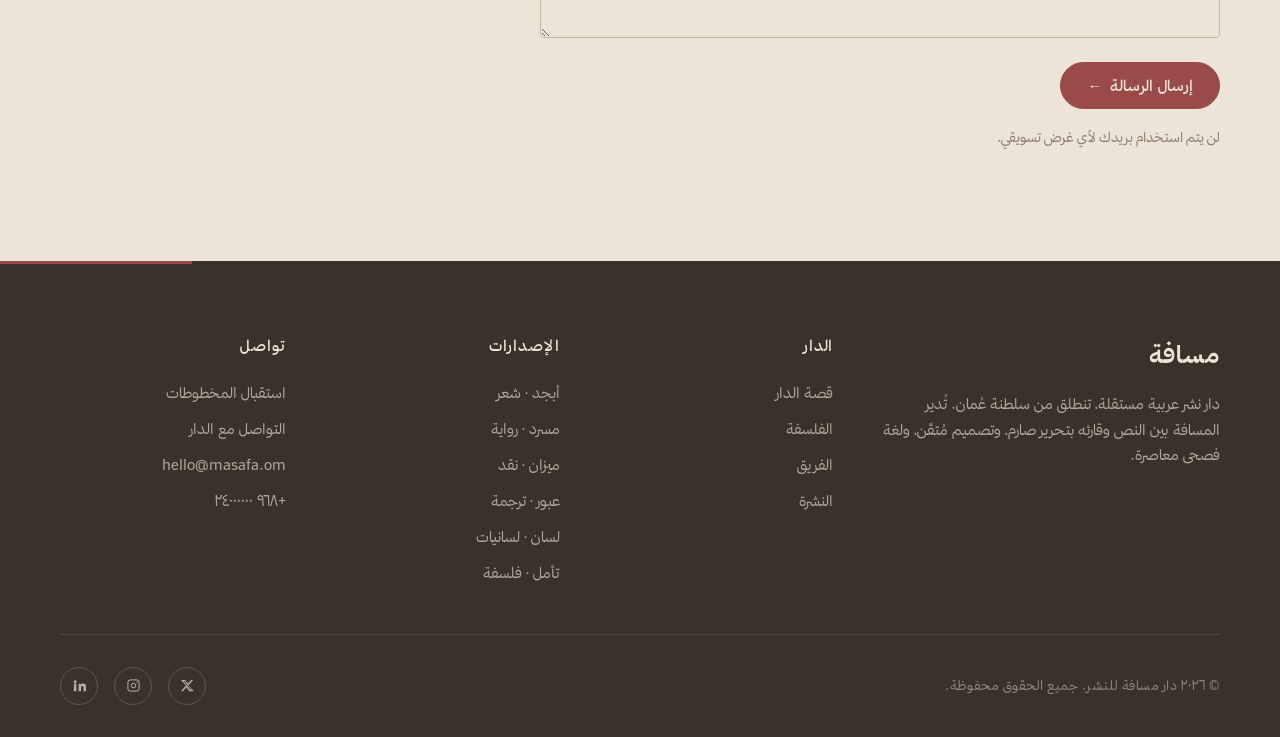
<file: contact.html>
<!DOCTYPE html>
<html lang="ar" dir="rtl">
<head>
<meta charset="UTF-8">
<meta name="viewport" content="width=device-width, initial-scale=1">
<title>تواصل مع الدار — دار مسافة للنشر</title>
<meta name="description" content="قنوات التواصل الرسمية لدار مسافة للنشر: البريد، الهاتف، الحقوق، الإعلام، والعنوان في مسقط.">
<link rel="icon" type="image/jpeg" href="assets/logo-primary.jpg">
<link rel="stylesheet" href="css/main.css">
</head>
<body>

<header class="site-header">
  <div class="container header-inner">
    <a href="index.html" class="brand">
      <span class="brand-mark" aria-hidden="true"><img src="assets/logo-primary.png" alt="Masafa"></span>
      <span><span class="brand-name">مسافة</span><span class="brand-name-en">MASAFA · PUBLISHING</span></span>
    </a>
    <nav class="primary-nav">
      <a href="index.html" data-nav="index">الرئيسية</a>
      <a href="about.html" data-nav="about">عن الدار</a>
      <a href="series.html" data-nav="series">السلاسل</a>
      <a href="catalogue.html" data-nav="catalogue">الكتالوج</a>
      <a href="submissions.html" data-nav="submissions">استقبال المخطوطات</a>
      <a href="journal.html" data-nav="journal">النشرة</a>
      <a href="contact.html" data-nav="contact">تواصل</a>
    </nav>
    <div class="header-utils">
      <a href="en/contact.html" class="lang-toggle"><span class="active">ع</span><span class="sep">/</span><span>EN</span></a>
      <button class="nav-toggle" aria-label="فتح القائمة" aria-expanded="false"><span class="nav-toggle-bars"></span></button>
    </div>
  </div>
</header>

<section class="page-hero">
  <div class="container">
    <span class="page-hero-eyebrow">تواصل</span>
    <h1 class="page-hero-title">قناة واحدة لكل غرض.</h1>
    <p class="page-hero-lede">
      نعتمد نقطة اتصال واحدة لكل نوع من التواصل. اختر البريد المناسب لسرعة الرد، أو استخدم النموذج أدناه إن كانت رسالتك عامة. نلتزم بالرد على كل مراسلة في غضون خمسة أيام عمل.
    </p>
  </div>
</section>

<section>
  <div class="container">
    <div class="channels" data-reveal>
      <div class="channel">
        <span class="channel-label">استفسارات عامة</span>
        <div class="channel-value"><a href="mailto:hello@masafa.om">hello@masafa.om</a></div>
      </div>
      <div class="channel">
        <span class="channel-label">استقبال المخطوطات</span>
        <div class="channel-value"><a href="mailto:submissions@masafa.om">submissions@masafa.om</a></div>
      </div>
      <div class="channel">
        <span class="channel-label">قسم الحقوق</span>
        <div class="channel-value"><a href="mailto:rights@masafa.om">rights@masafa.om</a></div>
      </div>
      <div class="channel">
        <span class="channel-label">الإعلام والصحافة</span>
        <div class="channel-value"><a href="mailto:press@masafa.om">press@masafa.om</a></div>
      </div>
      <div class="channel">
        <span class="channel-label">الهاتف</span>
        <div class="channel-value"><a href="tel:+96824000000">+٩٦٨ ٢٤٠٠٠٠٠٠</a></div>
      </div>
      <div class="channel">
        <span class="channel-label">العنوان</span>
        <div class="channel-value">مسقط، سلطنة عُمان<br><span style="color:var(--ink-mute); font-size:.9rem;">(بموعد مسبق)</span></div>
      </div>
      <div class="channel">
        <span class="channel-label">ساعات الرد</span>
        <div class="channel-value">الأحد — الخميس<br><span style="color:var(--ink-mute); font-size:.9rem;">٩:٠٠ — ١٦:٠٠ (GMT+4)</span></div>
      </div>
      <div class="channel">
        <span class="channel-label">حسابات التواصل</span>
        <div class="channel-value" style="display:flex; gap:.6rem;">
          <a href="#" aria-label="Instagram" style="display:inline-flex; width:36px; height:36px; align-items:center; justify-content:center; border:1px solid var(--line-strong); border-radius:50%;"><svg viewBox="0 0 24 24" width="15" height="15" fill="none" stroke="currentColor" stroke-width="1.6"><rect x="3" y="3" width="18" height="18" rx="4"/><circle cx="12" cy="12" r="3.6"/><circle cx="17.4" cy="6.6" r="1" fill="currentColor" stroke="none"/></svg></a>
          <a href="#" aria-label="X" style="display:inline-flex; width:36px; height:36px; align-items:center; justify-content:center; border:1px solid var(--line-strong); border-radius:50%;"><svg viewBox="0 0 24 24" width="14" height="14" fill="currentColor"><path d="M18 3h3l-7.5 8.6L22 21h-6.8l-4.9-6.2L4.6 21H1.6l8-9.2L1.4 3h6.9l4.4 5.7L18 3zm-1.2 16h1.7L7.3 4.9H5.5L16.8 19z"/></svg></a>
          <a href="#" aria-label="LinkedIn" style="display:inline-flex; width:36px; height:36px; align-items:center; justify-content:center; border:1px solid var(--line-strong); border-radius:50%;"><svg viewBox="0 0 24 24" width="15" height="15" fill="currentColor"><path d="M4.98 3.5a2.5 2.5 0 1 1 0 5 2.5 2.5 0 0 1 0-5zM3 9h4v12H3zM10 9h3.8v1.7h.06c.53-1 1.83-2.05 3.77-2.05 4.03 0 4.77 2.65 4.77 6.1V21h-4v-5.4c0-1.29-.02-2.94-1.8-2.94-1.8 0-2.07 1.4-2.07 2.85V21h-4V9z"/></svg></a>
        </div>
      </div>
    </div>

    <header class="section-head" data-reveal style="margin-top:2rem;">
      <div>
        <span class="eyebrow">نموذج تواصل</span>
        <h2 class="section-title">راسلنا مباشرة</h2>
      </div>
    </header>

    <form class="form-block" data-form data-reveal autocomplete="off" novalidate>
      <div class="form-row">
        <div class="field">
          <label for="c-name">الاسم</label>
          <input type="text" id="c-name" name="name" required>
        </div>
        <div class="field">
          <label for="c-email">البريد الإلكتروني</label>
          <input type="email" id="c-email" name="email" required>
        </div>
      </div>

      <div class="form-row">
        <div class="field">
          <label for="c-topic">الموضوع</label>
          <select id="c-topic" name="topic">
            <option value="general">استفسار عام</option>
            <option value="rights">حقوق نشر أو ترجمة</option>
            <option value="press">إعلام أو صحافة</option>
            <option value="partnership">شراكة أو رعاية</option>
            <option value="event">فعالية أو ندوة</option>
          </select>
        </div>
        <div class="field">
          <label for="c-org">الجهة (اختياري)</label>
          <input type="text" id="c-org" name="org">
        </div>
      </div>

      <div class="field">
        <label for="c-message">الرسالة</label>
        <textarea id="c-message" name="message" required placeholder="ما الذي تودّ الحديث عنه؟"></textarea>
      </div>

      <div>
        <button type="submit" class="btn btn-primary">إرسال الرسالة <span class="arrow">→</span></button>
        <p class="form-note" style="margin-top:1rem;">لن يتم استخدام بريدك لأي غرض تسويقي.</p>
      </div>
    </form>
  </div>
</section>

<footer class="site-footer">
  <div class="container">
    <div class="footer-grid">
      <div class="footer-brand"><h3>مسافة</h3><p>دار نشر عربية مستقلة، تنطلق من سلطنة عُمان. تُدير المسافة بين النص وقارئه بتحرير صارم، وتصميم مُتقَن، ولغة فصحى معاصرة.</p></div>
      <div class="footer-col"><h4>الدار</h4><ul><li><a href="about.html">قصة الدار</a></li><li><a href="about.html#philosophy">الفلسفة</a></li><li><a href="about.html#team">الفريق</a></li><li><a href="journal.html">النشرة</a></li></ul></div>
      <div class="footer-col"><h4>الإصدارات</h4><ul><li><a href="series.html#abjad">أبجد · شعر</a></li><li><a href="series.html#masrad">مسرد · رواية</a></li><li><a href="series.html#mizan">ميزان · نقد</a></li><li><a href="series.html#ubour">عبور · ترجمة</a></li><li><a href="series.html#lisan">لسان · لسانيات</a></li><li><a href="series.html#taammul">تأمل · فلسفة</a></li></ul></div>
      <div class="footer-col"><h4>تواصل</h4><ul><li><a href="submissions.html">استقبال المخطوطات</a></li><li><a href="contact.html">التواصل مع الدار</a></li><li><a href="mailto:hello@masafa.om">hello@masafa.om</a></li><li><a href="tel:+96824000000">+٩٦٨ ٢٤٠٠٠٠٠٠</a></li></ul></div>
    </div>
    <div class="footer-bottom">
      <span>© ٢٠٢٦ دار مسافة للنشر. جميع الحقوق محفوظة.</span>
      <ul class="social-list">
        <li><a href="#" aria-label="X"><svg viewBox="0 0 24 24" fill="currentColor"><path d="M18 3h3l-7.5 8.6L22 21h-6.8l-4.9-6.2L4.6 21H1.6l8-9.2L1.4 3h6.9l4.4 5.7L18 3zm-1.2 16h1.7L7.3 4.9H5.5L16.8 19z"/></svg></a></li>
        <li><a href="#" aria-label="Instagram"><svg viewBox="0 0 24 24" fill="none" stroke="currentColor" stroke-width="1.6"><rect x="3" y="3" width="18" height="18" rx="4"/><circle cx="12" cy="12" r="3.6"/><circle cx="17.4" cy="6.6" r="1" fill="currentColor" stroke="none"/></svg></a></li>
        <li><a href="#" aria-label="LinkedIn"><svg viewBox="0 0 24 24" fill="currentColor"><path d="M4.98 3.5a2.5 2.5 0 1 1 0 5 2.5 2.5 0 0 1 0-5zM3 9h4v12H3zM10 9h3.8v1.7h.06c.53-1 1.83-2.05 3.77-2.05 4.03 0 4.77 2.65 4.77 6.1V21h-4v-5.4c0-1.29-.02-2.94-1.8-2.94-1.8 0-2.07 1.4-2.07 2.85V21h-4V9z"/></svg></a></li>
      </ul>
    </div>
  </div>
</footer>

<script src="js/main.js"></script>
</body>
</html>
</file>
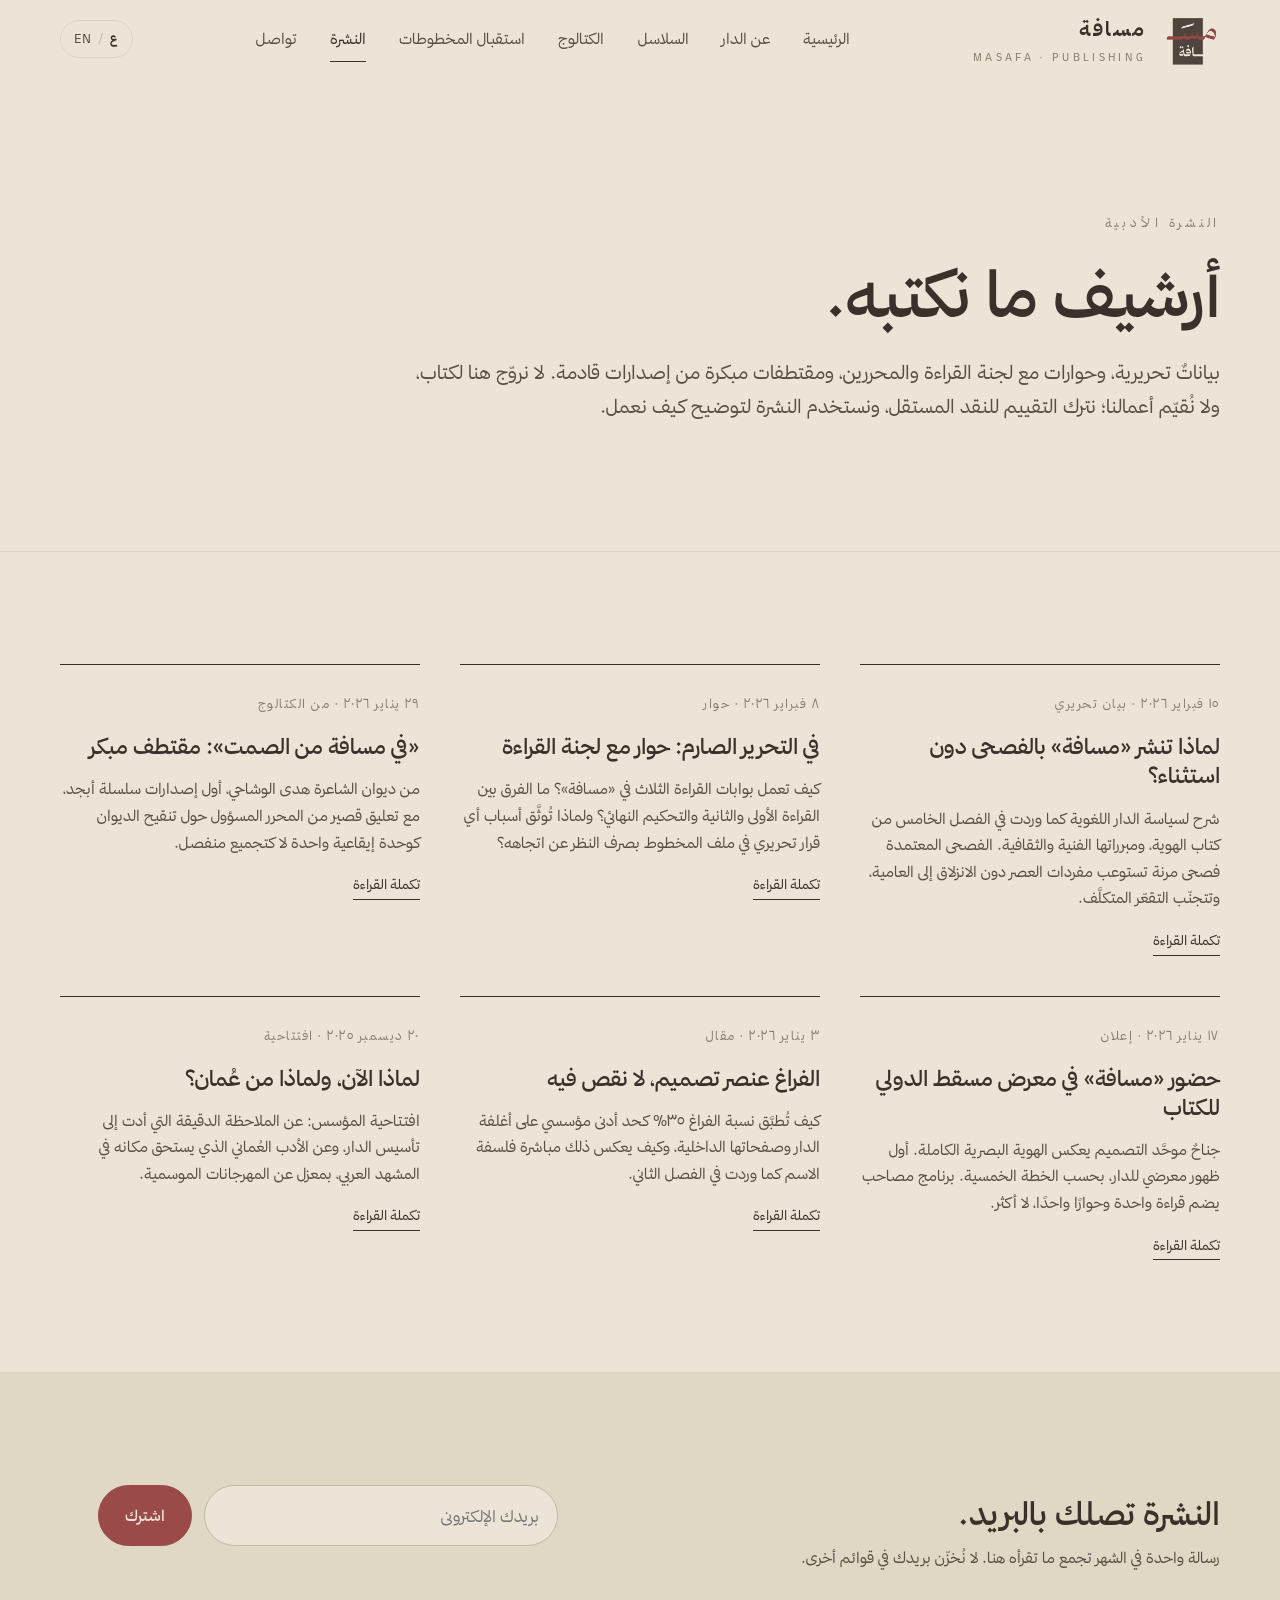
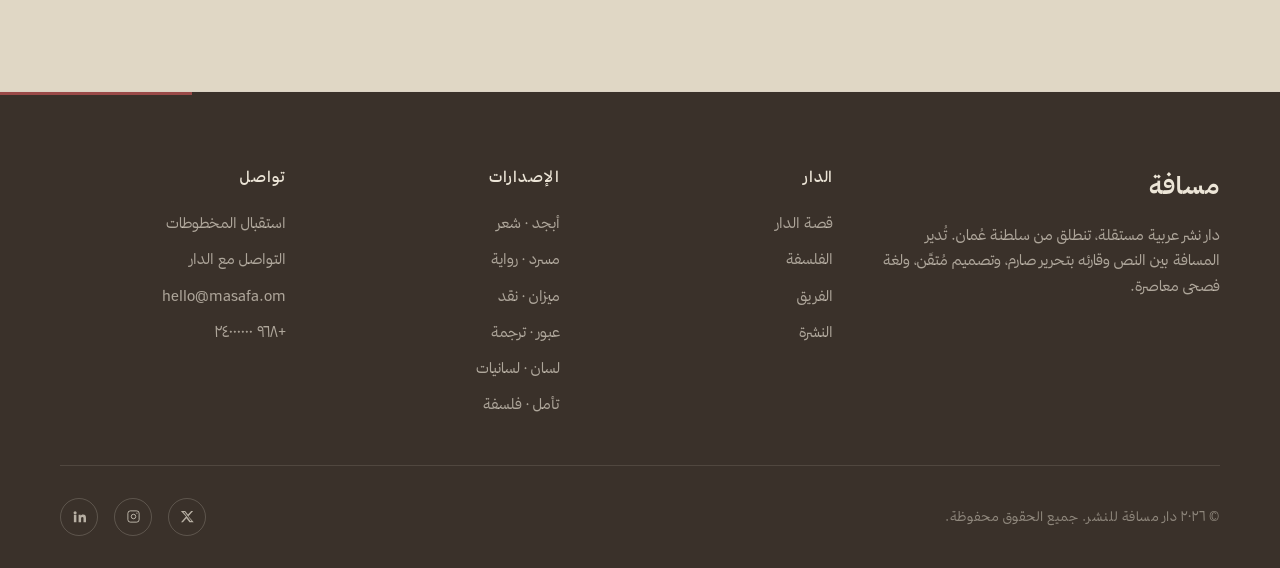
<file: journal.html>
<!DOCTYPE html>
<html lang="ar" dir="rtl">
<head>
<meta charset="UTF-8">
<meta name="viewport" content="width=device-width, initial-scale=1">
<title>النشرة الأدبية — دار مسافة للنشر</title>
<meta name="description" content="بيانات تحريرية، وحوارات، ومقتطفات من إصدارات دار مسافة القادمة.">
<link rel="icon" type="image/jpeg" href="assets/logo-primary.jpg">
<link rel="stylesheet" href="css/main.css">
</head>
<body>

<header class="site-header">
  <div class="container header-inner">
    <a href="index.html" class="brand">
      <span class="brand-mark" aria-hidden="true"><img src="assets/logo-primary.png" alt="Masafa"></span>
      <span><span class="brand-name">مسافة</span><span class="brand-name-en">MASAFA · PUBLISHING</span></span>
    </a>
    <nav class="primary-nav">
      <a href="index.html" data-nav="index">الرئيسية</a>
      <a href="about.html" data-nav="about">عن الدار</a>
      <a href="series.html" data-nav="series">السلاسل</a>
      <a href="catalogue.html" data-nav="catalogue">الكتالوج</a>
      <a href="submissions.html" data-nav="submissions">استقبال المخطوطات</a>
      <a href="journal.html" data-nav="journal">النشرة</a>
      <a href="contact.html" data-nav="contact">تواصل</a>
    </nav>
    <div class="header-utils">
      <a href="en/journal.html" class="lang-toggle"><span class="active">ع</span><span class="sep">/</span><span>EN</span></a>
      <button class="nav-toggle" aria-label="فتح القائمة" aria-expanded="false"><span class="nav-toggle-bars"></span></button>
    </div>
  </div>
</header>

<section class="page-hero">
  <div class="container">
    <span class="page-hero-eyebrow">النشرة الأدبية</span>
    <h1 class="page-hero-title">أرشيف ما نكتبه.</h1>
    <p class="page-hero-lede">
      بياناتٌ تحريرية، وحوارات مع لجنة القراءة والمحررين، ومقتطفات مبكرة من إصدارات قادمة. لا نروّج هنا لكتاب، ولا نُقيّم أعمالنا؛ نترك التقييم للنقد المستقل، ونستخدم النشرة لتوضيح كيف نعمل.
    </p>
  </div>
</section>

<section>
  <div class="container">
    <div class="journal-grid">

      <article class="journal-item" data-reveal>
        <span class="journal-date">١٥ فبراير ٢٠٢٦ · <span class="journal-kind">بيان تحريري</span></span>
        <h3 class="journal-title">لماذا تنشر «مسافة» بالفصحى دون استثناء؟</h3>
        <p class="journal-excerpt">شرح لسياسة الدار اللغوية كما وردت في الفصل الخامس من كتاب الهوية، ومبرراتها الفنية والثقافية. الفصحى المعتمدة فصحى مرنة تستوعب مفردات العصر دون الانزلاق إلى العامية، وتتجنّب التقعّر المتكلَّف.</p>
        <a class="readmore" href="#">تكملة القراءة</a>
      </article>

      <article class="journal-item" data-reveal>
        <span class="journal-date">٨ فبراير ٢٠٢٦ · <span class="journal-kind">حوار</span></span>
        <h3 class="journal-title">في التحرير الصارم: حوار مع لجنة القراءة</h3>
        <p class="journal-excerpt">كيف تعمل بوابات القراءة الثلاث في «مسافة»؟ ما الفرق بين القراءة الأولى والثانية والتحكيم النهائي؟ ولماذا تُوثَّق أسباب أي قرار تحريري في ملف المخطوط بصرف النظر عن اتجاهه؟</p>
        <a class="readmore" href="#">تكملة القراءة</a>
      </article>

      <article class="journal-item" data-reveal>
        <span class="journal-date">٢٩ يناير ٢٠٢٦ · <span class="journal-kind">من الكتالوج</span></span>
        <h3 class="journal-title">«في مسافة من الصمت»: مقتطف مبكر</h3>
        <p class="journal-excerpt">من ديوان الشاعرة هدى الوشاحي، أول إصدارات سلسلة أبجد، مع تعليق قصير من المحرر المسؤول حول تنقيح الديوان كوحدة إيقاعية واحدة لا كتجميع منفصل.</p>
        <a class="readmore" href="#">تكملة القراءة</a>
      </article>

      <article class="journal-item" data-reveal>
        <span class="journal-date">١٧ يناير ٢٠٢٦ · <span class="journal-kind">إعلان</span></span>
        <h3 class="journal-title">حضور «مسافة» في معرض مسقط الدولي للكتاب</h3>
        <p class="journal-excerpt">جناحٌ موحَّد التصميم يعكس الهوية البصرية الكاملة. أول ظهور معرضي للدار، بحسب الخطة الخمسية. برنامج مصاحب يضم قراءة واحدة وحوارًا واحدًا، لا أكثر.</p>
        <a class="readmore" href="#">تكملة القراءة</a>
      </article>

      <article class="journal-item" data-reveal>
        <span class="journal-date">٣ يناير ٢٠٢٦ · <span class="journal-kind">مقال</span></span>
        <h3 class="journal-title">الفراغ عنصر تصميم، لا نقص فيه</h3>
        <p class="journal-excerpt">كيف تُطبَّق نسبة الفراغ ٣٥٪ كحد أدنى مؤسسي على أغلفة الدار وصفحاتها الداخلية، وكيف يعكس ذلك مباشرة فلسفة الاسم كما وردت في الفصل الثاني.</p>
        <a class="readmore" href="#">تكملة القراءة</a>
      </article>

      <article class="journal-item" data-reveal>
        <span class="journal-date">٢٠ ديسمبر ٢٠٢٥ · <span class="journal-kind">افتتاحية</span></span>
        <h3 class="journal-title">لماذا الآن، ولماذا من عُمان؟</h3>
        <p class="journal-excerpt">افتتاحية المؤسس: عن الملاحظة الدقيقة التي أدت إلى تأسيس الدار، وعن الأدب العُماني الذي يستحق مكانه في المشهد العربي، بمعزل عن المهرجانات الموسمية.</p>
        <a class="readmore" href="#">تكملة القراءة</a>
      </article>

    </div>
  </div>
</section>

<section class="newsletter">
  <div class="container">
    <div class="newsletter-inner" data-reveal>
      <div>
        <h2 class="newsletter-title">النشرة تصلك بالبريد.</h2>
        <p class="newsletter-note">رسالة واحدة في الشهر تجمع ما تقرأه هنا. لا نُخزّن بريدك في قوائم أخرى.</p>
      </div>
      <div>
        <form class="newsletter-form" autocomplete="off" novalidate>
          <input type="email" name="email" placeholder="بريدك الإلكتروني" aria-label="البريد الإلكتروني" required>
          <button type="submit" class="btn btn-primary">اشترك</button>
        </form>
        <p class="newsletter-msg" aria-live="polite"></p>
      </div>
    </div>
  </div>
</section>

<footer class="site-footer">
  <div class="container">
    <div class="footer-grid">
      <div class="footer-brand"><h3>مسافة</h3><p>دار نشر عربية مستقلة، تنطلق من سلطنة عُمان. تُدير المسافة بين النص وقارئه بتحرير صارم، وتصميم مُتقَن، ولغة فصحى معاصرة.</p></div>
      <div class="footer-col"><h4>الدار</h4><ul><li><a href="about.html">قصة الدار</a></li><li><a href="about.html#philosophy">الفلسفة</a></li><li><a href="about.html#team">الفريق</a></li><li><a href="journal.html">النشرة</a></li></ul></div>
      <div class="footer-col"><h4>الإصدارات</h4><ul><li><a href="series.html#abjad">أبجد · شعر</a></li><li><a href="series.html#masrad">مسرد · رواية</a></li><li><a href="series.html#mizan">ميزان · نقد</a></li><li><a href="series.html#ubour">عبور · ترجمة</a></li><li><a href="series.html#lisan">لسان · لسانيات</a></li><li><a href="series.html#taammul">تأمل · فلسفة</a></li></ul></div>
      <div class="footer-col"><h4>تواصل</h4><ul><li><a href="submissions.html">استقبال المخطوطات</a></li><li><a href="contact.html">التواصل مع الدار</a></li><li><a href="mailto:hello@masafa.om">hello@masafa.om</a></li><li><a href="tel:+96824000000">+٩٦٨ ٢٤٠٠٠٠٠٠</a></li></ul></div>
    </div>
    <div class="footer-bottom">
      <span>© ٢٠٢٦ دار مسافة للنشر. جميع الحقوق محفوظة.</span>
      <ul class="social-list">
        <li><a href="#" aria-label="X"><svg viewBox="0 0 24 24" fill="currentColor"><path d="M18 3h3l-7.5 8.6L22 21h-6.8l-4.9-6.2L4.6 21H1.6l8-9.2L1.4 3h6.9l4.4 5.7L18 3zm-1.2 16h1.7L7.3 4.9H5.5L16.8 19z"/></svg></a></li>
        <li><a href="#" aria-label="Instagram"><svg viewBox="0 0 24 24" fill="none" stroke="currentColor" stroke-width="1.6"><rect x="3" y="3" width="18" height="18" rx="4"/><circle cx="12" cy="12" r="3.6"/><circle cx="17.4" cy="6.6" r="1" fill="currentColor" stroke="none"/></svg></a></li>
        <li><a href="#" aria-label="LinkedIn"><svg viewBox="0 0 24 24" fill="currentColor"><path d="M4.98 3.5a2.5 2.5 0 1 1 0 5 2.5 2.5 0 0 1 0-5zM3 9h4v12H3zM10 9h3.8v1.7h.06c.53-1 1.83-2.05 3.77-2.05 4.03 0 4.77 2.65 4.77 6.1V21h-4v-5.4c0-1.29-.02-2.94-1.8-2.94-1.8 0-2.07 1.4-2.07 2.85V21h-4V9z"/></svg></a></li>
      </ul>
    </div>
  </div>
</footer>

<script src="js/main.js"></script>
</body>
</html>
</file>
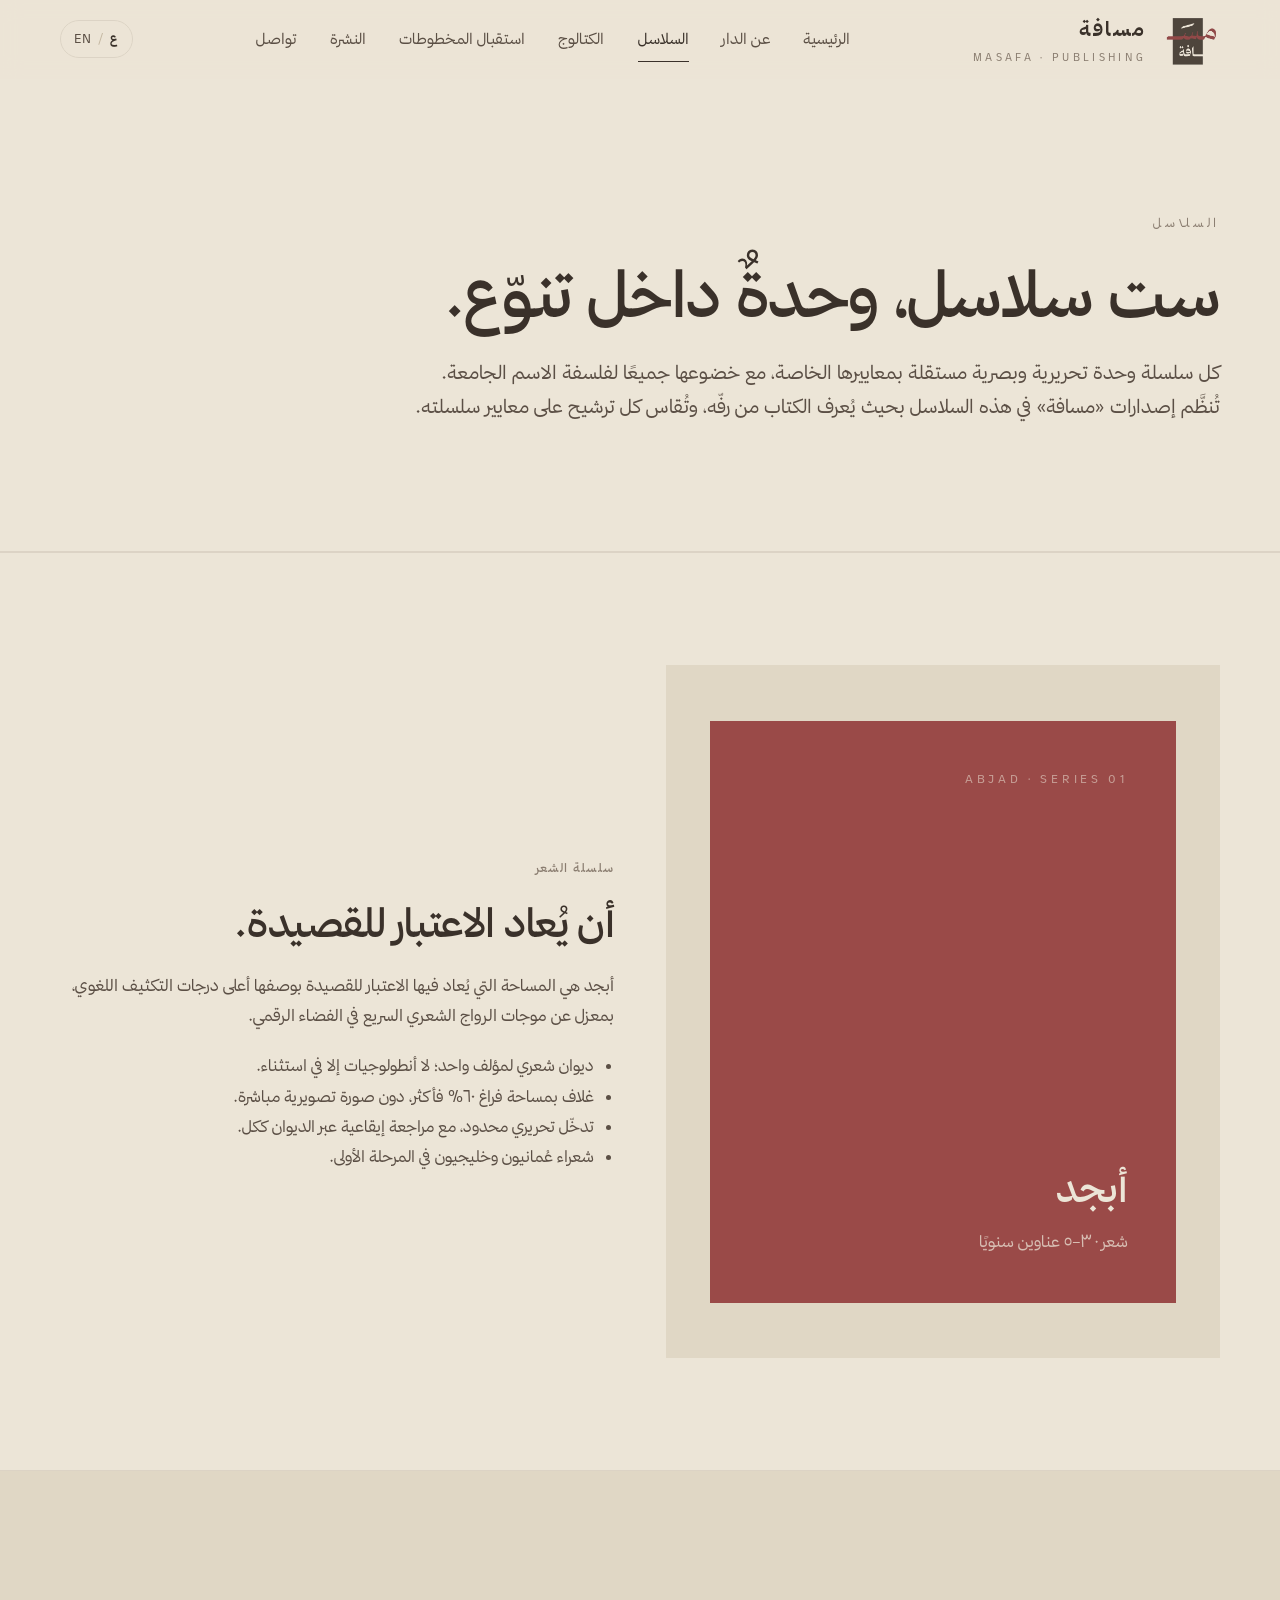
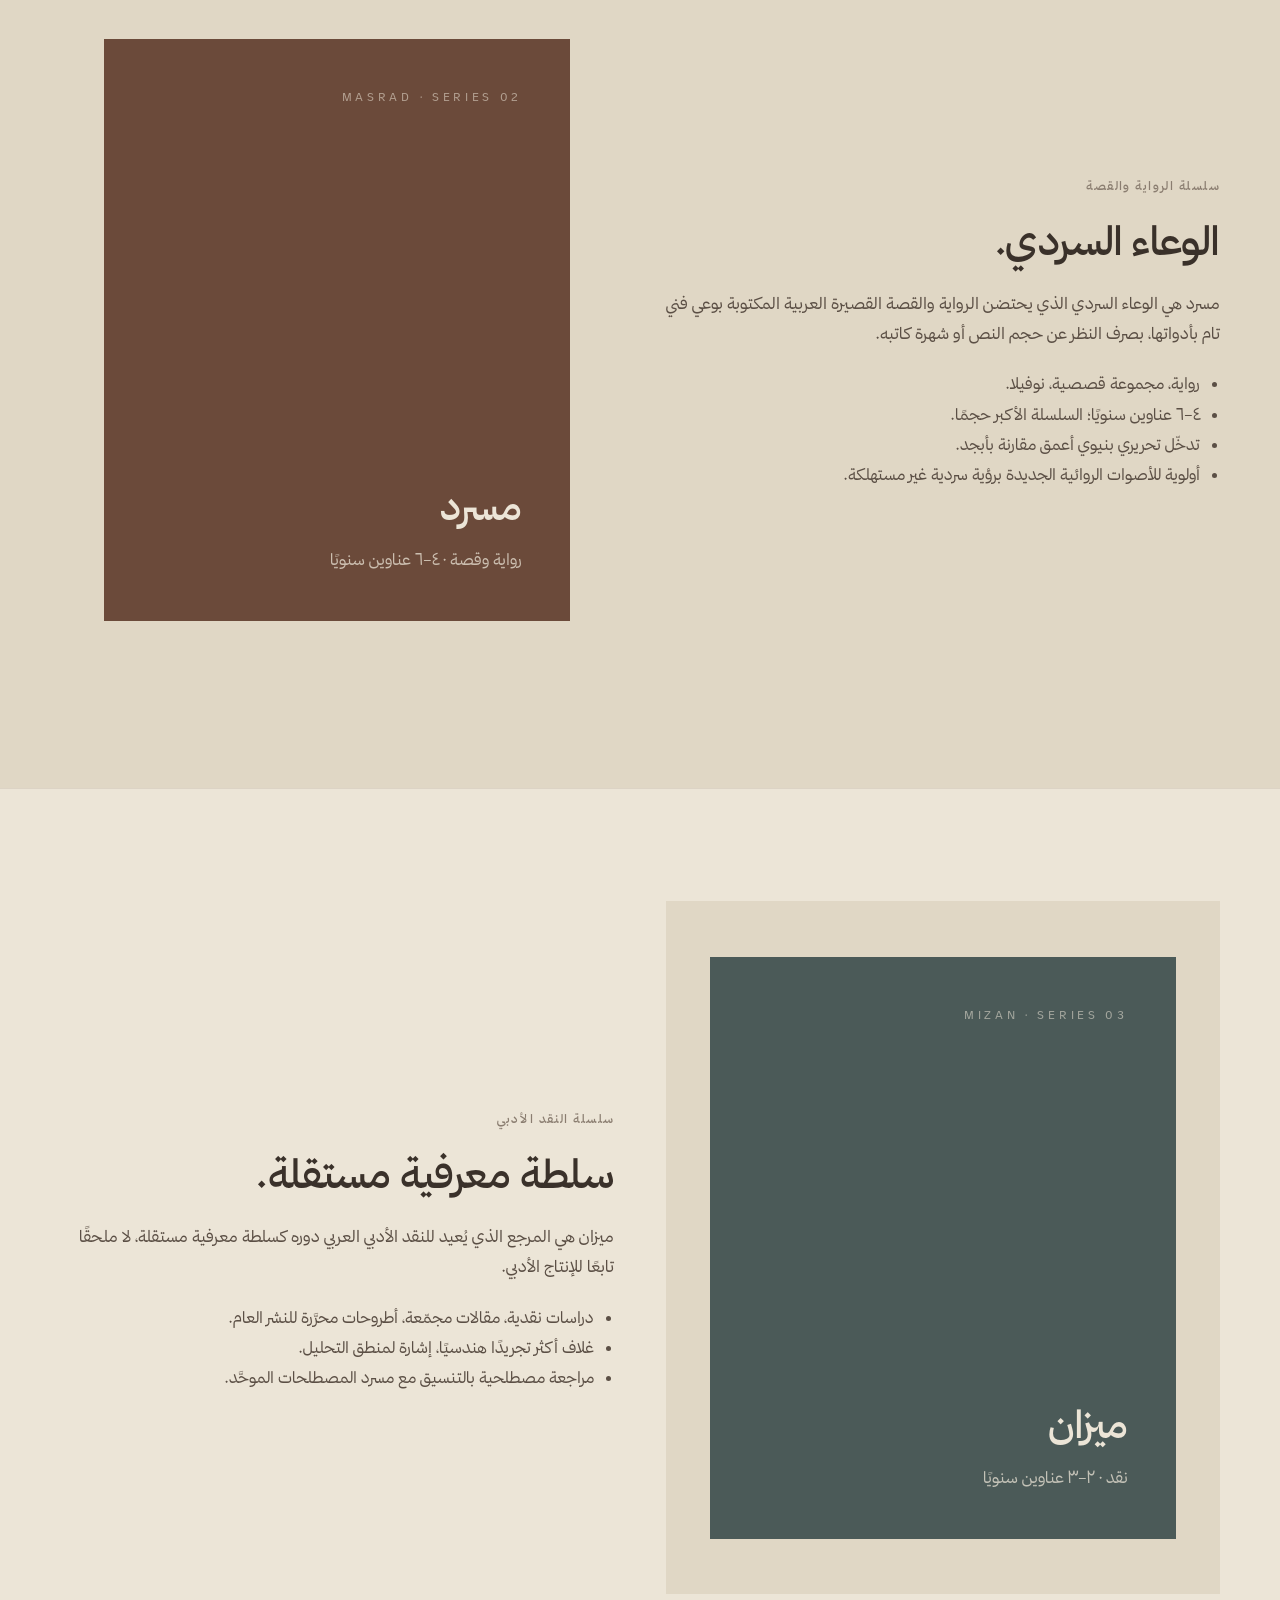
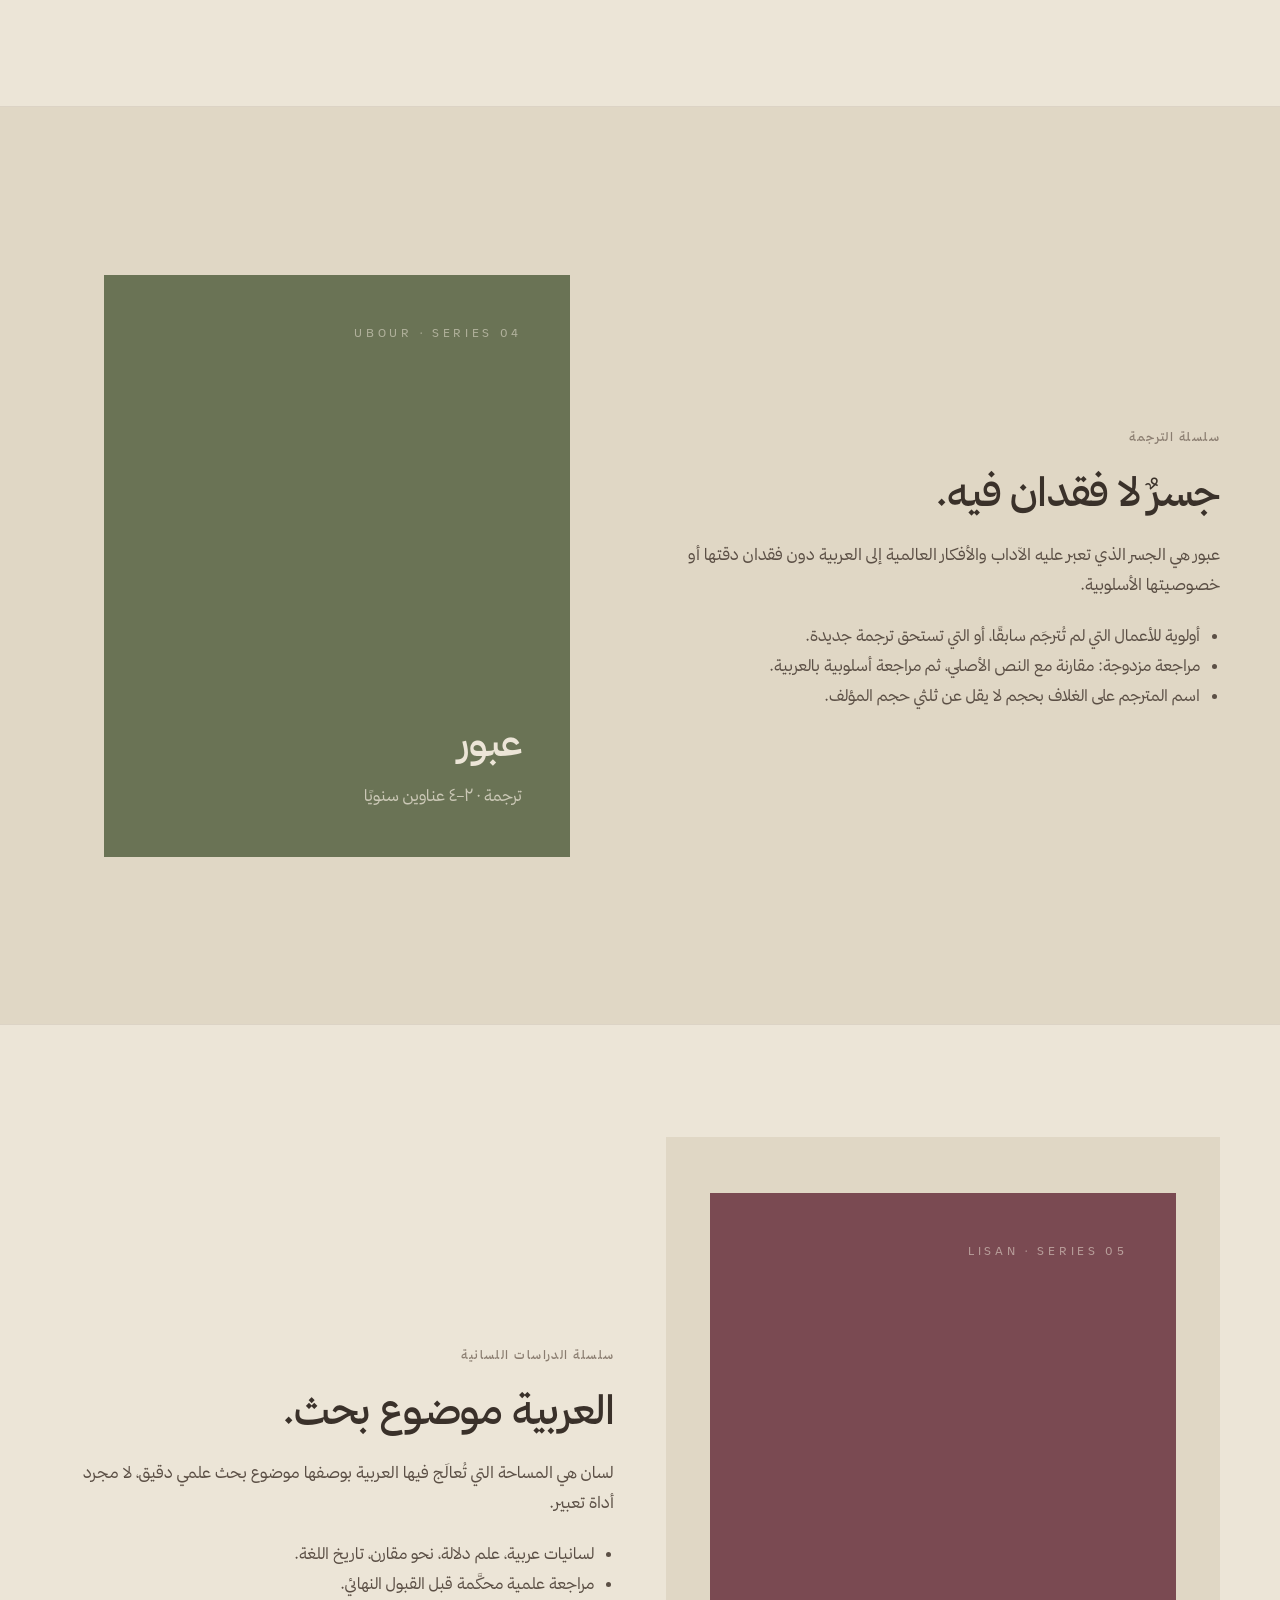
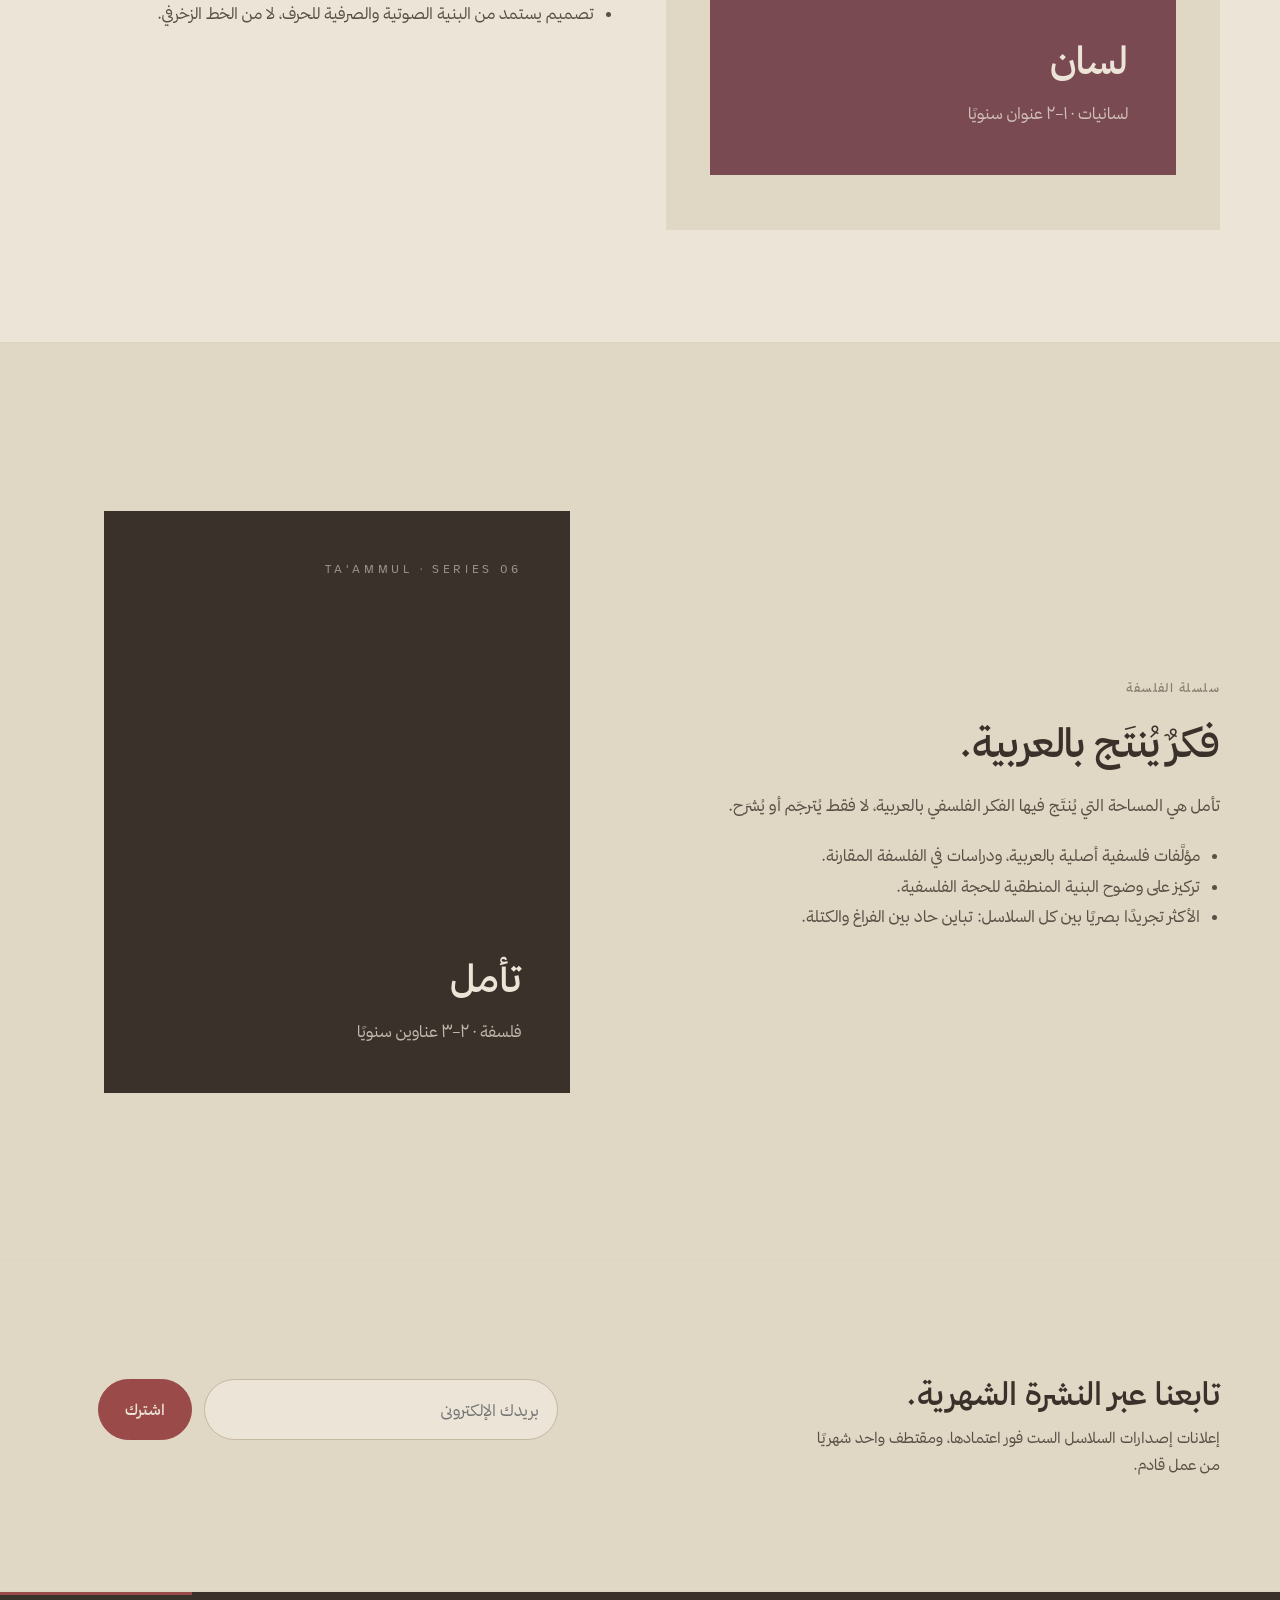
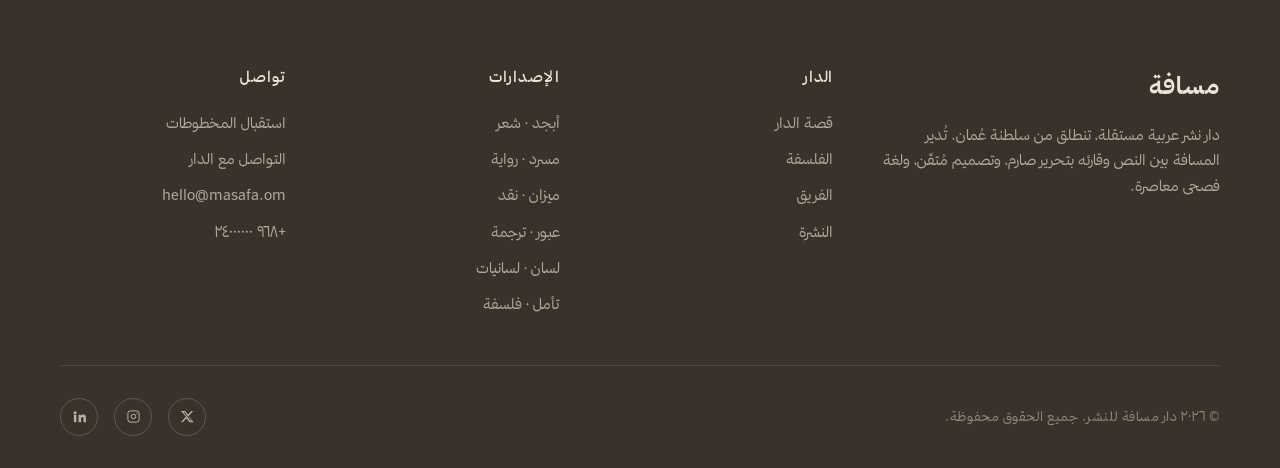
<file: series.html>
<!DOCTYPE html>
<html lang="ar" dir="rtl">
<head>
<meta charset="UTF-8">
<meta name="viewport" content="width=device-width, initial-scale=1">
<title>السلاسل الست — دار مسافة للنشر</title>
<meta name="description" content="السلاسل الست في دار مسافة: أبجد، مسرد، ميزان، عبور، لسان، تأمل — رؤية كل سلسلة ومعاييرها التحريرية.">
<link rel="icon" type="image/jpeg" href="assets/logo-primary.jpg">
<link rel="stylesheet" href="css/main.css">
</head>
<body>

<header class="site-header">
  <div class="container header-inner">
    <a href="index.html" class="brand">
      <span class="brand-mark" aria-hidden="true"><img src="assets/logo-primary.png" alt="Masafa"></span>
      <span><span class="brand-name">مسافة</span><span class="brand-name-en">MASAFA · PUBLISHING</span></span>
    </a>
    <nav class="primary-nav">
      <a href="index.html" data-nav="index">الرئيسية</a>
      <a href="about.html" data-nav="about">عن الدار</a>
      <a href="series.html" data-nav="series">السلاسل</a>
      <a href="catalogue.html" data-nav="catalogue">الكتالوج</a>
      <a href="submissions.html" data-nav="submissions">استقبال المخطوطات</a>
      <a href="journal.html" data-nav="journal">النشرة</a>
      <a href="contact.html" data-nav="contact">تواصل</a>
    </nav>
    <div class="header-utils">
      <a href="en/series.html" class="lang-toggle"><span class="active">ع</span><span class="sep">/</span><span>EN</span></a>
      <button class="nav-toggle" aria-label="فتح القائمة" aria-expanded="false"><span class="nav-toggle-bars"></span></button>
    </div>
  </div>
</header>

<section class="page-hero">
  <div class="container">
    <span class="page-hero-eyebrow">السلاسل</span>
    <h1 class="page-hero-title">ست سلاسل، وحدةٌ داخل تنوّع.</h1>
    <p class="page-hero-lede">
      كل سلسلة وحدة تحريرية وبصرية مستقلة بمعاييرها الخاصة، مع خضوعها جميعًا لفلسفة الاسم الجامعة. تُنظَّم إصدارات «مسافة» في هذه السلاسل بحيث يُعرف الكتاب من رفّه، وتُقاس كل ترشيح على معايير سلسلته.
    </p>
  </div>
</section>

<!-- ============================ ABJAD =================================== -->
<section id="abjad" style="border-top: 1px solid var(--line);">
  <div class="container">
    <div class="feature-split" data-reveal>
      <div class="feature-split-media">
        <div class="plate" style="background: var(--abjad);">
          <span class="plate-mark">ABJAD · SERIES 01</span>
          <div>
            <h3 class="plate-title">أبجد</h3>
            <p style="opacity:.75; margin-top:1rem;">شعر · ٣–٥ عناوين سنويًا</p>
          </div>
        </div>
      </div>
      <div class="feature-split-body">
        <span class="eyebrow">سلسلة الشعر</span>
        <h2>أن يُعاد الاعتبار للقصيدة.</h2>
        <p>أبجد هي المساحة التي يُعاد فيها الاعتبار للقصيدة بوصفها أعلى درجات التكثيف اللغوي، بمعزل عن موجات الرواج الشعري السريع في الفضاء الرقمي.</p>
        <ul style="margin-top:1.25rem; padding-inline-start:1.25rem; color:var(--ink-soft); line-height:1.9;">
          <li>ديوان شعري لمؤلف واحد؛ لا أنطولوجيات إلا في استثناء.</li>
          <li>غلاف بمساحة فراغ ٦٠٪ فأكثر، دون صورة تصويرية مباشرة.</li>
          <li>تدخّل تحريري محدود، مع مراجعة إيقاعية عبر الديوان ككل.</li>
          <li>شعراء عُمانيون وخليجيون في المرحلة الأولى.</li>
        </ul>
      </div>
    </div>
  </div>
</section>

<!-- ============================ MASRAD ================================== -->
<section id="masrad" style="background: var(--surface-alt); border-block: 1px solid var(--line);">
  <div class="container">
    <div class="feature-split" data-reveal>
      <div class="feature-split-body">
        <span class="eyebrow">سلسلة الرواية والقصة</span>
        <h2>الوعاء السردي.</h2>
        <p>مسرد هي الوعاء السردي الذي يحتضن الرواية والقصة القصيرة العربية المكتوبة بوعي فني تام بأدواتها، بصرف النظر عن حجم النص أو شهرة كاتبه.</p>
        <ul style="margin-top:1.25rem; padding-inline-start:1.25rem; color:var(--ink-soft); line-height:1.9;">
          <li>رواية، مجموعة قصصية، نوفيلا.</li>
          <li>٤–٦ عناوين سنويًا؛ السلسلة الأكبر حجمًا.</li>
          <li>تدخّل تحريري بنيوي أعمق مقارنة بأبجد.</li>
          <li>أولوية للأصوات الروائية الجديدة برؤية سردية غير مستهلكة.</li>
        </ul>
      </div>
      <div class="feature-split-media">
        <div class="plate" style="background: var(--masrad);">
          <span class="plate-mark">MASRAD · SERIES 02</span>
          <div>
            <h3 class="plate-title">مسرد</h3>
            <p style="opacity:.75; margin-top:1rem;">رواية وقصة · ٤–٦ عناوين سنويًا</p>
          </div>
        </div>
      </div>
    </div>
  </div>
</section>

<!-- ============================ MIZAN =================================== -->
<section id="mizan">
  <div class="container">
    <div class="feature-split" data-reveal>
      <div class="feature-split-media">
        <div class="plate" style="background: var(--mizan);">
          <span class="plate-mark">MIZAN · SERIES 03</span>
          <div>
            <h3 class="plate-title">ميزان</h3>
            <p style="opacity:.75; margin-top:1rem;">نقد · ٢–٣ عناوين سنويًا</p>
          </div>
        </div>
      </div>
      <div class="feature-split-body">
        <span class="eyebrow">سلسلة النقد الأدبي</span>
        <h2>سلطة معرفية مستقلة.</h2>
        <p>ميزان هي المرجع الذي يُعيد للنقد الأدبي العربي دوره كسلطة معرفية مستقلة، لا ملحقًا تابعًا للإنتاج الأدبي.</p>
        <ul style="margin-top:1.25rem; padding-inline-start:1.25rem; color:var(--ink-soft); line-height:1.9;">
          <li>دراسات نقدية، مقالات مجمّعة، أطروحات محرَّرة للنشر العام.</li>
          <li>غلاف أكثر تجريدًا هندسيًا، إشارة لمنطق التحليل.</li>
          <li>مراجعة مصطلحية بالتنسيق مع مسرد المصطلحات الموحَّد.</li>
        </ul>
      </div>
    </div>
  </div>
</section>

<!-- ============================ UBOUR =================================== -->
<section id="ubour" style="background: var(--surface-alt); border-block: 1px solid var(--line);">
  <div class="container">
    <div class="feature-split" data-reveal>
      <div class="feature-split-body">
        <span class="eyebrow">سلسلة الترجمة</span>
        <h2>جسرٌ لا فقدان فيه.</h2>
        <p>عبور هي الجسر الذي تعبر عليه الآداب والأفكار العالمية إلى العربية دون فقدان دقتها أو خصوصيتها الأسلوبية.</p>
        <ul style="margin-top:1.25rem; padding-inline-start:1.25rem; color:var(--ink-soft); line-height:1.9;">
          <li>أولوية للأعمال التي لم تُترجَم سابقًا، أو التي تستحق ترجمة جديدة.</li>
          <li>مراجعة مزدوجة: مقارنة مع النص الأصلي، ثم مراجعة أسلوبية بالعربية.</li>
          <li>اسم المترجم على الغلاف بحجم لا يقل عن ثلثي حجم المؤلف.</li>
        </ul>
      </div>
      <div class="feature-split-media">
        <div class="plate" style="background: var(--ubour);">
          <span class="plate-mark">UBOUR · SERIES 04</span>
          <div>
            <h3 class="plate-title">عبور</h3>
            <p style="opacity:.75; margin-top:1rem;">ترجمة · ٢–٤ عناوين سنويًا</p>
          </div>
        </div>
      </div>
    </div>
  </div>
</section>

<!-- ============================ LISAN =================================== -->
<section id="lisan">
  <div class="container">
    <div class="feature-split" data-reveal>
      <div class="feature-split-media">
        <div class="plate" style="background: var(--lisan);">
          <span class="plate-mark">LISAN · SERIES 05</span>
          <div>
            <h3 class="plate-title">لسان</h3>
            <p style="opacity:.75; margin-top:1rem;">لسانيات · ١–٢ عنوان سنويًا</p>
          </div>
        </div>
      </div>
      <div class="feature-split-body">
        <span class="eyebrow">سلسلة الدراسات اللسانية</span>
        <h2>العربية موضوع بحث.</h2>
        <p>لسان هي المساحة التي تُعالَج فيها العربية بوصفها موضوع بحث علمي دقيق، لا مجرد أداة تعبير.</p>
        <ul style="margin-top:1.25rem; padding-inline-start:1.25rem; color:var(--ink-soft); line-height:1.9;">
          <li>لسانيات عربية، علم دلالة، نحو مقارن، تاريخ اللغة.</li>
          <li>مراجعة علمية محكَّمة قبل القبول النهائي.</li>
          <li>تصميم يستمد من البنية الصوتية والصرفية للحرف، لا من الخط الزخرفي.</li>
        </ul>
      </div>
    </div>
  </div>
</section>

<!-- ============================ TAAMMUL ================================= -->
<section id="taammul" style="background: var(--surface-alt); border-top: 1px solid var(--line);">
  <div class="container">
    <div class="feature-split" data-reveal>
      <div class="feature-split-body">
        <span class="eyebrow">سلسلة الفلسفة</span>
        <h2>فكرٌ يُنتَج بالعربية.</h2>
        <p>تأمل هي المساحة التي يُنتَج فيها الفكر الفلسفي بالعربية، لا فقط يُترجَم أو يُشرَح.</p>
        <ul style="margin-top:1.25rem; padding-inline-start:1.25rem; color:var(--ink-soft); line-height:1.9;">
          <li>مؤلَّفات فلسفية أصلية بالعربية، ودراسات في الفلسفة المقارنة.</li>
          <li>تركيز على وضوح البنية المنطقية للحجة الفلسفية.</li>
          <li>الأكثر تجريدًا بصريًا بين كل السلاسل: تباين حاد بين الفراغ والكتلة.</li>
        </ul>
      </div>
      <div class="feature-split-media">
        <div class="plate" style="background: var(--taammul);">
          <span class="plate-mark">TA'AMMUL · SERIES 06</span>
          <div>
            <h3 class="plate-title">تأمل</h3>
            <p style="opacity:.75; margin-top:1rem;">فلسفة · ٢–٣ عناوين سنويًا</p>
          </div>
        </div>
      </div>
    </div>
  </div>
</section>

<section class="newsletter">
  <div class="container">
    <div class="newsletter-inner" data-reveal>
      <div>
        <h2 class="newsletter-title">تابعنا عبر النشرة الشهرية.</h2>
        <p class="newsletter-note">إعلانات إصدارات السلاسل الست فور اعتمادها، ومقتطف واحد شهريًا من عمل قادم.</p>
      </div>
      <div>
        <form class="newsletter-form" autocomplete="off" novalidate>
          <input type="email" name="email" placeholder="بريدك الإلكتروني" aria-label="البريد الإلكتروني" required>
          <button type="submit" class="btn btn-primary">اشترك</button>
        </form>
        <p class="newsletter-msg" aria-live="polite"></p>
      </div>
    </div>
  </div>
</section>

<footer class="site-footer">
  <div class="container">
    <div class="footer-grid">
      <div class="footer-brand"><h3>مسافة</h3><p>دار نشر عربية مستقلة، تنطلق من سلطنة عُمان. تُدير المسافة بين النص وقارئه بتحرير صارم، وتصميم مُتقَن، ولغة فصحى معاصرة.</p></div>
      <div class="footer-col"><h4>الدار</h4><ul><li><a href="about.html">قصة الدار</a></li><li><a href="about.html#philosophy">الفلسفة</a></li><li><a href="about.html#team">الفريق</a></li><li><a href="journal.html">النشرة</a></li></ul></div>
      <div class="footer-col"><h4>الإصدارات</h4><ul><li><a href="series.html#abjad">أبجد · شعر</a></li><li><a href="series.html#masrad">مسرد · رواية</a></li><li><a href="series.html#mizan">ميزان · نقد</a></li><li><a href="series.html#ubour">عبور · ترجمة</a></li><li><a href="series.html#lisan">لسان · لسانيات</a></li><li><a href="series.html#taammul">تأمل · فلسفة</a></li></ul></div>
      <div class="footer-col"><h4>تواصل</h4><ul><li><a href="submissions.html">استقبال المخطوطات</a></li><li><a href="contact.html">التواصل مع الدار</a></li><li><a href="mailto:hello@masafa.om">hello@masafa.om</a></li><li><a href="tel:+96824000000">+٩٦٨ ٢٤٠٠٠٠٠٠</a></li></ul></div>
    </div>
    <div class="footer-bottom">
      <span>© ٢٠٢٦ دار مسافة للنشر. جميع الحقوق محفوظة.</span>
      <ul class="social-list">
        <li><a href="#" aria-label="X"><svg viewBox="0 0 24 24" fill="currentColor"><path d="M18 3h3l-7.5 8.6L22 21h-6.8l-4.9-6.2L4.6 21H1.6l8-9.2L1.4 3h6.9l4.4 5.7L18 3zm-1.2 16h1.7L7.3 4.9H5.5L16.8 19z"/></svg></a></li>
        <li><a href="#" aria-label="Instagram"><svg viewBox="0 0 24 24" fill="none" stroke="currentColor" stroke-width="1.6"><rect x="3" y="3" width="18" height="18" rx="4"/><circle cx="12" cy="12" r="3.6"/><circle cx="17.4" cy="6.6" r="1" fill="currentColor" stroke="none"/></svg></a></li>
        <li><a href="#" aria-label="LinkedIn"><svg viewBox="0 0 24 24" fill="currentColor"><path d="M4.98 3.5a2.5 2.5 0 1 1 0 5 2.5 2.5 0 0 1 0-5zM3 9h4v12H3zM10 9h3.8v1.7h.06c.53-1 1.83-2.05 3.77-2.05 4.03 0 4.77 2.65 4.77 6.1V21h-4v-5.4c0-1.29-.02-2.94-1.8-2.94-1.8 0-2.07 1.4-2.07 2.85V21h-4V9z"/></svg></a></li>
      </ul>
    </div>
  </div>
</footer>

<script src="js/main.js"></script>
</body>
</html>
</file>
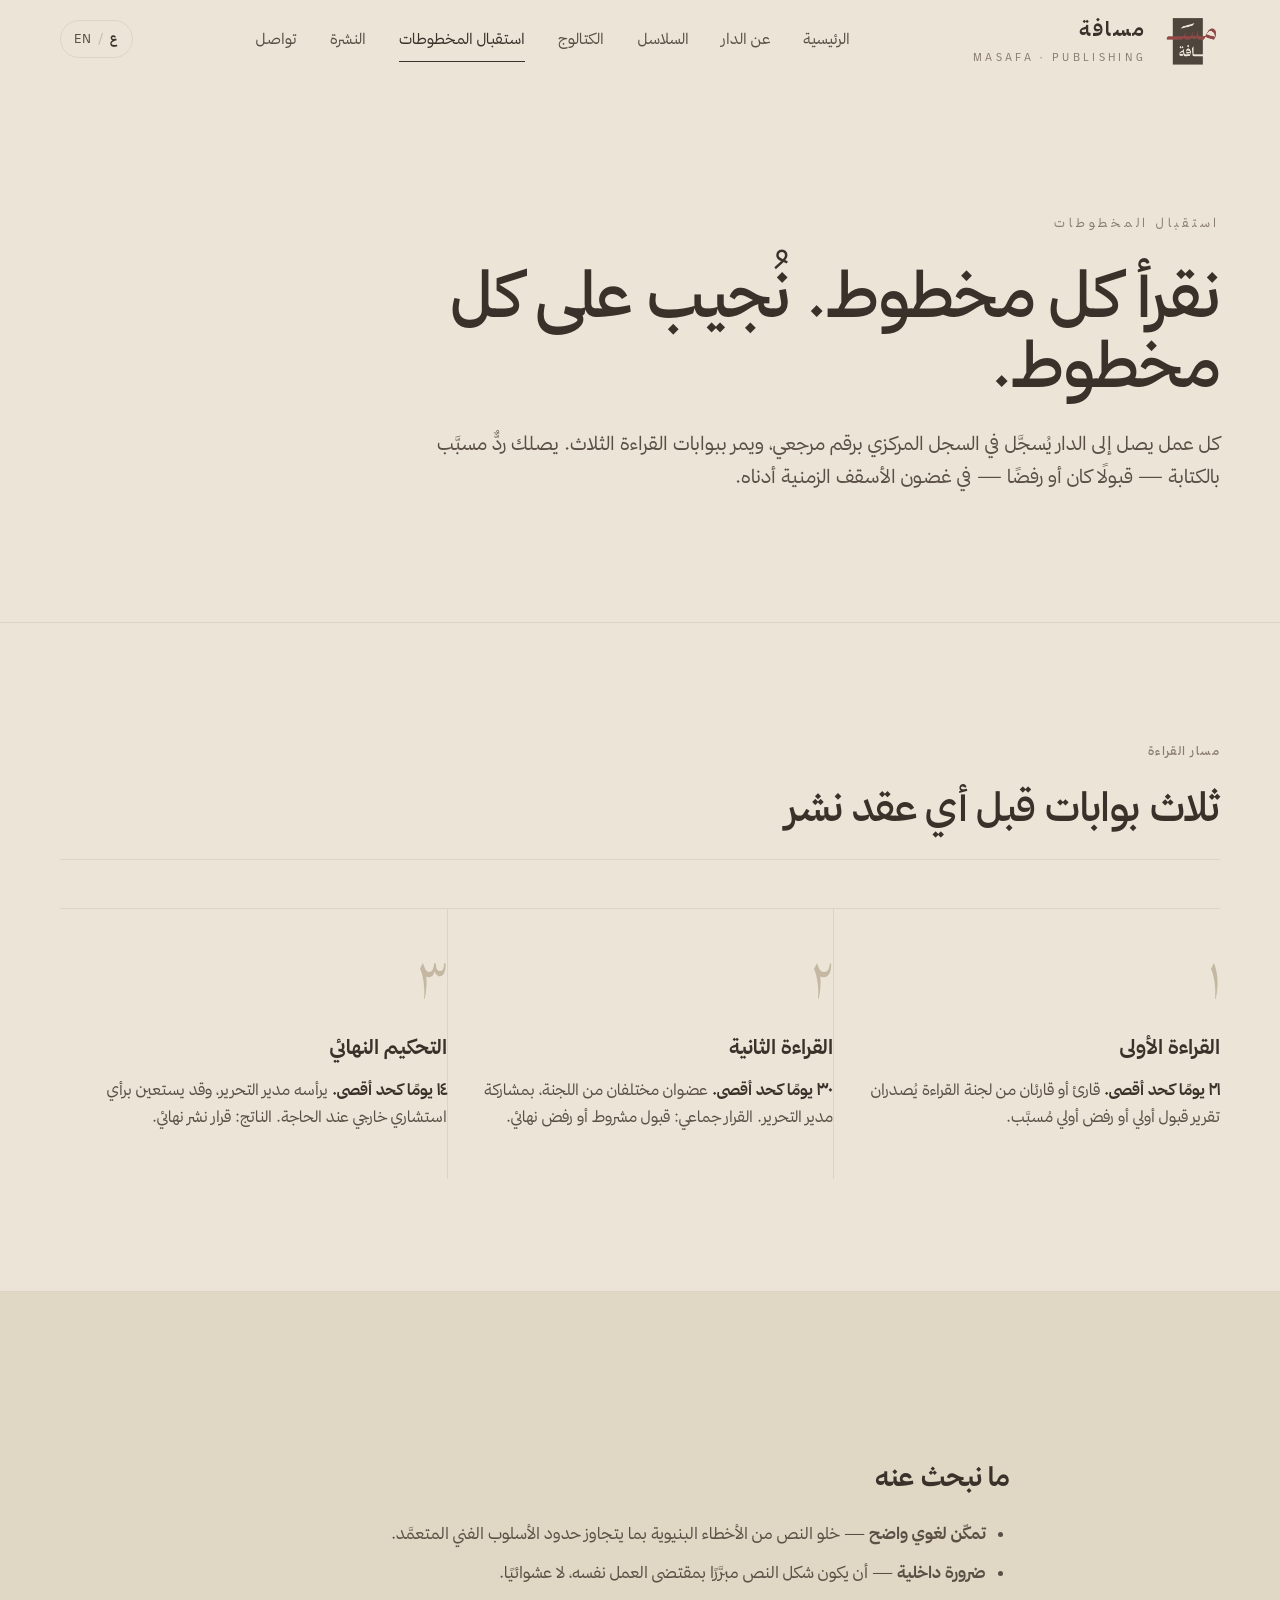
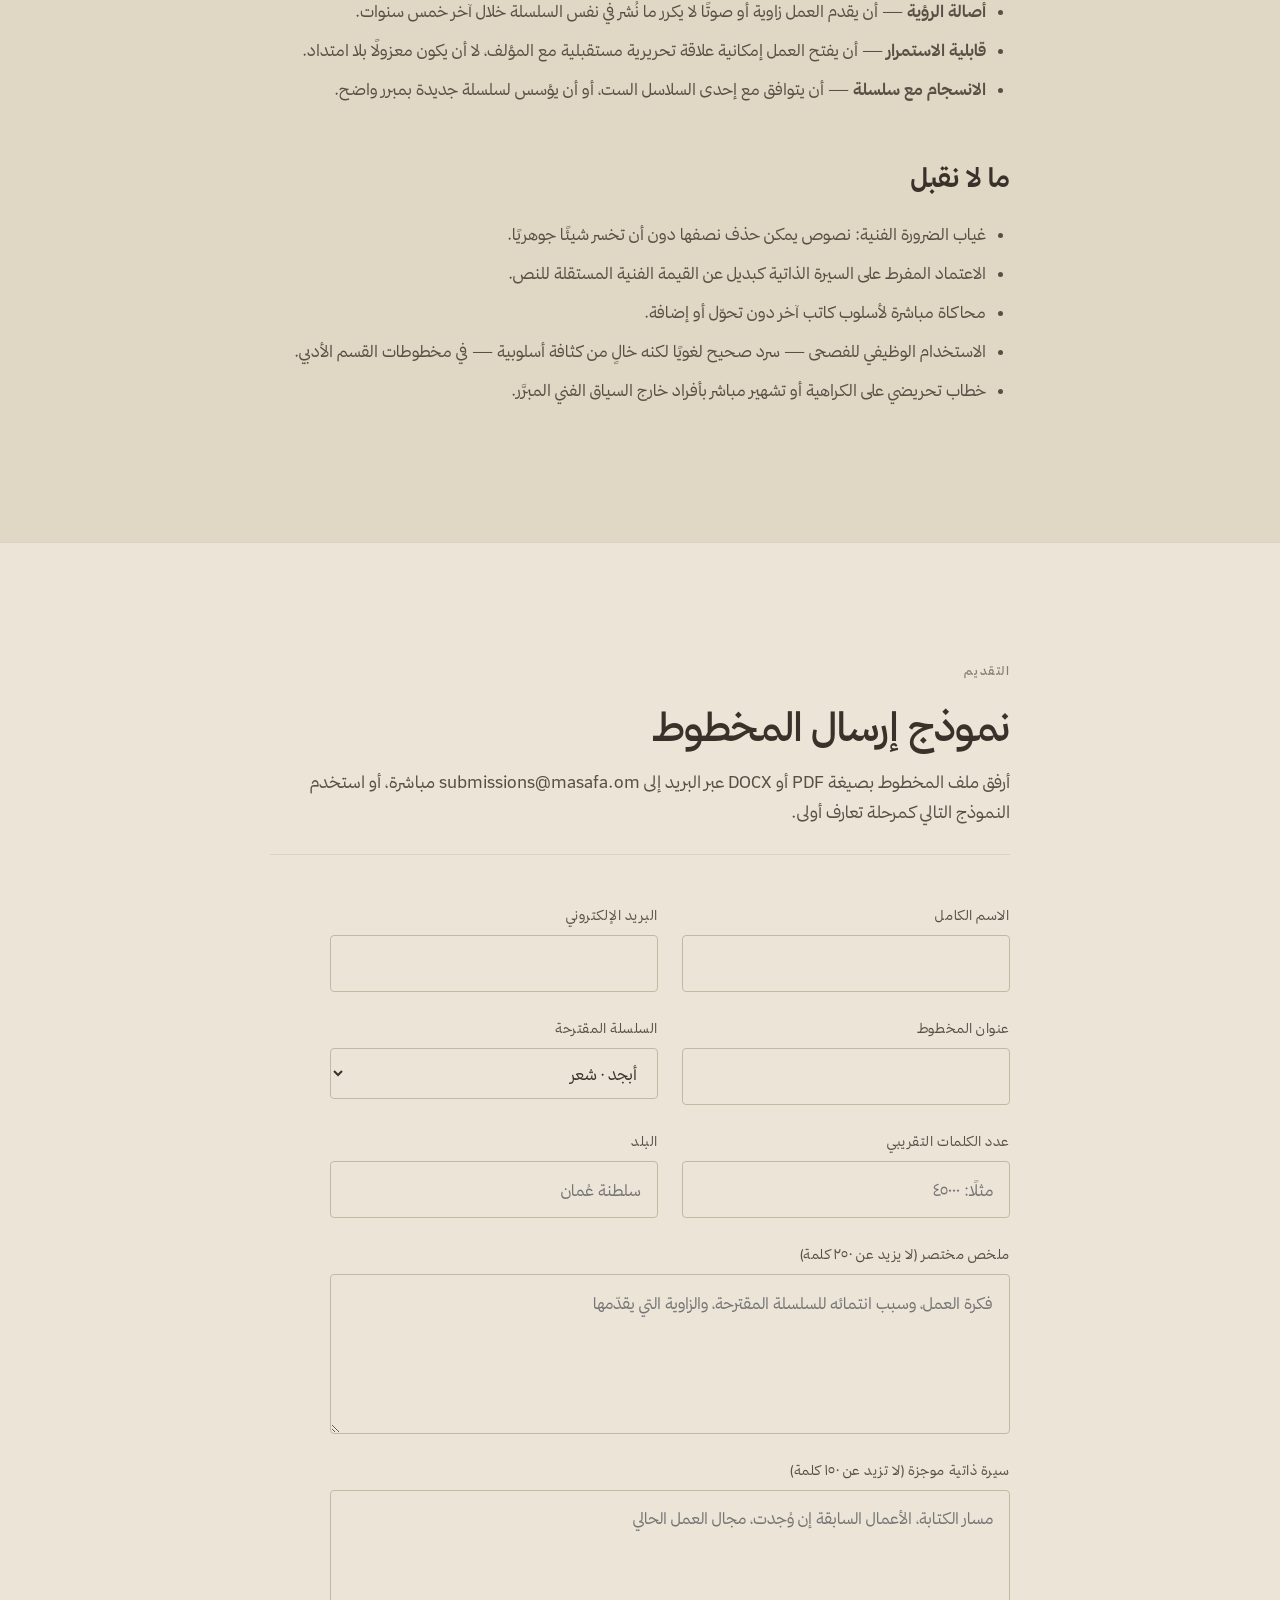
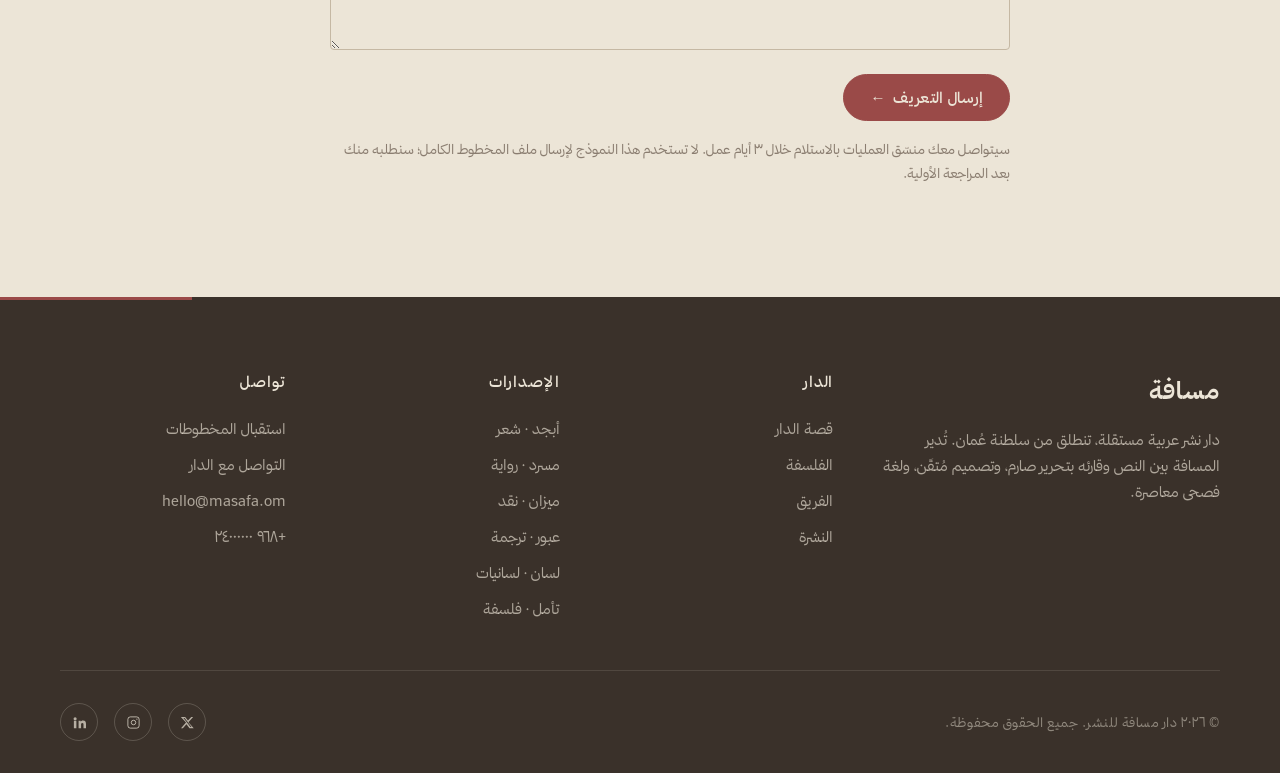
<file: submissions.html>
<!DOCTYPE html>
<html lang="ar" dir="rtl">
<head>
<meta charset="UTF-8">
<meta name="viewport" content="width=device-width, initial-scale=1">
<title>استقبال المخطوطات — دار مسافة للنشر</title>
<meta name="description" content="إرشادات إرسال المخطوطات إلى دار مسافة للنشر: البوابات الثلاث، والمعايير، والزمن، ونموذج التقديم.">
<link rel="icon" type="image/jpeg" href="assets/logo-primary.jpg">
<link rel="stylesheet" href="css/main.css">
</head>
<body>

<header class="site-header">
  <div class="container header-inner">
    <a href="index.html" class="brand">
      <span class="brand-mark" aria-hidden="true"><img src="assets/logo-primary.png" alt="Masafa"></span>
      <span><span class="brand-name">مسافة</span><span class="brand-name-en">MASAFA · PUBLISHING</span></span>
    </a>
    <nav class="primary-nav">
      <a href="index.html" data-nav="index">الرئيسية</a>
      <a href="about.html" data-nav="about">عن الدار</a>
      <a href="series.html" data-nav="series">السلاسل</a>
      <a href="catalogue.html" data-nav="catalogue">الكتالوج</a>
      <a href="submissions.html" data-nav="submissions">استقبال المخطوطات</a>
      <a href="journal.html" data-nav="journal">النشرة</a>
      <a href="contact.html" data-nav="contact">تواصل</a>
    </nav>
    <div class="header-utils">
      <a href="en/submissions.html" class="lang-toggle"><span class="active">ع</span><span class="sep">/</span><span>EN</span></a>
      <button class="nav-toggle" aria-label="فتح القائمة" aria-expanded="false"><span class="nav-toggle-bars"></span></button>
    </div>
  </div>
</header>

<section class="page-hero">
  <div class="container">
    <span class="page-hero-eyebrow">استقبال المخطوطات</span>
    <h1 class="page-hero-title">نقرأ كل مخطوط. نُجيب على كل مخطوط.</h1>
    <p class="page-hero-lede">
      كل عمل يصل إلى الدار يُسجَّل في السجل المركزي برقم مرجعي، ويمر ببوابات القراءة الثلاث. يصلك ردٌّ مسبَّب بالكتابة — قبولًا كان أو رفضًا — في غضون الأسقف الزمنية أدناه.
    </p>
  </div>
</section>

<section>
  <div class="container">
    <header class="section-head" data-reveal>
      <div>
        <span class="eyebrow">مسار القراءة</span>
        <h2 class="section-title">ثلاث بوابات قبل أي عقد نشر</h2>
      </div>
    </header>

    <div class="pillars" data-reveal>
      <div class="pillar">
        <div class="pillar-num">١</div>
        <h3 class="pillar-title">القراءة الأولى</h3>
        <p class="pillar-body"><strong style="color:var(--ink)">٢١ يومًا كحد أقصى.</strong> قارئ أو قارئان من لجنة القراءة يُصدران تقرير قبول أولي أو رفض أولي مُسبَّب.</p>
      </div>
      <div class="pillar">
        <div class="pillar-num">٢</div>
        <h3 class="pillar-title">القراءة الثانية</h3>
        <p class="pillar-body"><strong style="color:var(--ink)">٣٠ يومًا كحد أقصى.</strong> عضوان مختلفان من اللجنة، بمشاركة مدير التحرير. القرار جماعي: قبول مشروط أو رفض نهائي.</p>
      </div>
      <div class="pillar">
        <div class="pillar-num">٣</div>
        <h3 class="pillar-title">التحكيم النهائي</h3>
        <p class="pillar-body"><strong style="color:var(--ink)">١٤ يومًا كحد أقصى.</strong> يرأسه مدير التحرير، وقد يستعين برأي استشاري خارجي عند الحاجة. الناتج: قرار نشر نهائي.</p>
      </div>
    </div>
  </div>
</section>

<section style="background: var(--surface-alt); border-block: 1px solid var(--line);">
  <div class="container-narrow" data-reveal>
    <div class="prose">
      <h2>ما نبحث عنه</h2>
      <ul>
        <li><strong>تمكّن لغوي واضح</strong> — خلو النص من الأخطاء البنيوية بما يتجاوز حدود الأسلوب الفني المتعمَّد.</li>
        <li><strong>ضرورة داخلية</strong> — أن يكون شكل النص مبرَّرًا بمقتضى العمل نفسه، لا عشوائيًا.</li>
        <li><strong>أصالة الرؤية</strong> — أن يقدم العمل زاوية أو صوتًا لا يكرر ما نُشر في نفس السلسلة خلال آخر خمس سنوات.</li>
        <li><strong>قابلية الاستمرار</strong> — أن يفتح العمل إمكانية علاقة تحريرية مستقبلية مع المؤلف، لا أن يكون معزولًا بلا امتداد.</li>
        <li><strong>الانسجام مع سلسلة</strong> — أن يتوافق مع إحدى السلاسل الست، أو أن يؤسس لسلسلة جديدة بمبرر واضح.</li>
      </ul>

      <h2>ما لا نقبل</h2>
      <ul>
        <li>غياب الضرورة الفنية: نصوص يمكن حذف نصفها دون أن تخسر شيئًا جوهريًا.</li>
        <li>الاعتماد المفرط على السيرة الذاتية كبديل عن القيمة الفنية المستقلة للنص.</li>
        <li>محاكاة مباشرة لأسلوب كاتب آخر دون تحوّل أو إضافة.</li>
        <li>الاستخدام الوظيفي للفصحى — سرد صحيح لغويًا لكنه خالٍ من كثافة أسلوبية — في مخطوطات القسم الأدبي.</li>
        <li>خطاب تحريضي على الكراهية أو تشهير مباشر بأفراد خارج السياق الفني المبرَّر.</li>
      </ul>
    </div>
  </div>
</section>

<section>
  <div class="container-narrow">
    <header class="section-head" data-reveal>
      <div>
        <span class="eyebrow">التقديم</span>
        <h2 class="section-title">نموذج إرسال المخطوط</h2>
        <p class="section-lede">أرفق ملف المخطوط بصيغة PDF أو DOCX عبر البريد إلى submissions@masafa.om مباشرة، أو استخدم النموذج التالي كمرحلة تعارف أولى.</p>
      </div>
    </header>

    <form class="form-block" data-form data-reveal autocomplete="off" novalidate>
      <div class="form-row">
        <div class="field">
          <label for="name">الاسم الكامل</label>
          <input type="text" id="name" name="name" required>
        </div>
        <div class="field">
          <label for="email">البريد الإلكتروني</label>
          <input type="email" id="email" name="email" required>
        </div>
      </div>

      <div class="form-row">
        <div class="field">
          <label for="title">عنوان المخطوط</label>
          <input type="text" id="title" name="title" required>
        </div>
        <div class="field">
          <label for="series">السلسلة المقترحة</label>
          <select id="series" name="series">
            <option value="abjad">أبجد · شعر</option>
            <option value="masrad">مسرد · رواية وقصة</option>
            <option value="mizan">ميزان · نقد</option>
            <option value="ubour">عبور · ترجمة</option>
            <option value="lisan">لسان · لسانيات</option>
            <option value="taammul">تأمل · فلسفة</option>
          </select>
        </div>
      </div>

      <div class="form-row">
        <div class="field">
          <label for="wc">عدد الكلمات التقريبي</label>
          <input type="number" id="wc" name="wc" min="0" placeholder="مثلًا: ٤٥٠٠٠">
        </div>
        <div class="field">
          <label for="country">البلد</label>
          <input type="text" id="country" name="country" placeholder="سلطنة عُمان">
        </div>
      </div>

      <div class="field">
        <label for="synopsis">ملخص مختصر (لا يزيد عن ٢٥٠ كلمة)</label>
        <textarea id="synopsis" name="synopsis" placeholder="فكرة العمل، وسبب انتمائه للسلسلة المقترحة، والزاوية التي يقدّمها"></textarea>
      </div>

      <div class="field">
        <label for="bio">سيرة ذاتية موجزة (لا تزيد عن ١٥٠ كلمة)</label>
        <textarea id="bio" name="bio" placeholder="مسار الكتابة، الأعمال السابقة إن وُجدت، مجال العمل الحالي"></textarea>
      </div>

      <div>
        <button type="submit" class="btn btn-primary">إرسال التعريف <span class="arrow">→</span></button>
        <p class="form-note" style="margin-top:1rem;">سيتواصل معك منسّق العمليات بالاستلام خلال ٣ أيام عمل. لا تستخدم هذا النموذج لإرسال ملف المخطوط الكامل؛ سنطلبه منك بعد المراجعة الأولية.</p>
      </div>
    </form>
  </div>
</section>

<footer class="site-footer">
  <div class="container">
    <div class="footer-grid">
      <div class="footer-brand"><h3>مسافة</h3><p>دار نشر عربية مستقلة، تنطلق من سلطنة عُمان. تُدير المسافة بين النص وقارئه بتحرير صارم، وتصميم مُتقَن، ولغة فصحى معاصرة.</p></div>
      <div class="footer-col"><h4>الدار</h4><ul><li><a href="about.html">قصة الدار</a></li><li><a href="about.html#philosophy">الفلسفة</a></li><li><a href="about.html#team">الفريق</a></li><li><a href="journal.html">النشرة</a></li></ul></div>
      <div class="footer-col"><h4>الإصدارات</h4><ul><li><a href="series.html#abjad">أبجد · شعر</a></li><li><a href="series.html#masrad">مسرد · رواية</a></li><li><a href="series.html#mizan">ميزان · نقد</a></li><li><a href="series.html#ubour">عبور · ترجمة</a></li><li><a href="series.html#lisan">لسان · لسانيات</a></li><li><a href="series.html#taammul">تأمل · فلسفة</a></li></ul></div>
      <div class="footer-col"><h4>تواصل</h4><ul><li><a href="submissions.html">استقبال المخطوطات</a></li><li><a href="contact.html">التواصل مع الدار</a></li><li><a href="mailto:hello@masafa.om">hello@masafa.om</a></li><li><a href="tel:+96824000000">+٩٦٨ ٢٤٠٠٠٠٠٠</a></li></ul></div>
    </div>
    <div class="footer-bottom">
      <span>© ٢٠٢٦ دار مسافة للنشر. جميع الحقوق محفوظة.</span>
      <ul class="social-list">
        <li><a href="#" aria-label="X"><svg viewBox="0 0 24 24" fill="currentColor"><path d="M18 3h3l-7.5 8.6L22 21h-6.8l-4.9-6.2L4.6 21H1.6l8-9.2L1.4 3h6.9l4.4 5.7L18 3zm-1.2 16h1.7L7.3 4.9H5.5L16.8 19z"/></svg></a></li>
        <li><a href="#" aria-label="Instagram"><svg viewBox="0 0 24 24" fill="none" stroke="currentColor" stroke-width="1.6"><rect x="3" y="3" width="18" height="18" rx="4"/><circle cx="12" cy="12" r="3.6"/><circle cx="17.4" cy="6.6" r="1" fill="currentColor" stroke="none"/></svg></a></li>
        <li><a href="#" aria-label="LinkedIn"><svg viewBox="0 0 24 24" fill="currentColor"><path d="M4.98 3.5a2.5 2.5 0 1 1 0 5 2.5 2.5 0 0 1 0-5zM3 9h4v12H3zM10 9h3.8v1.7h.06c.53-1 1.83-2.05 3.77-2.05 4.03 0 4.77 2.65 4.77 6.1V21h-4v-5.4c0-1.29-.02-2.94-1.8-2.94-1.8 0-2.07 1.4-2.07 2.85V21h-4V9z"/></svg></a></li>
      </ul>
    </div>
  </div>
</footer>

<script src="js/main.js"></script>
</body>
</html>
</file>
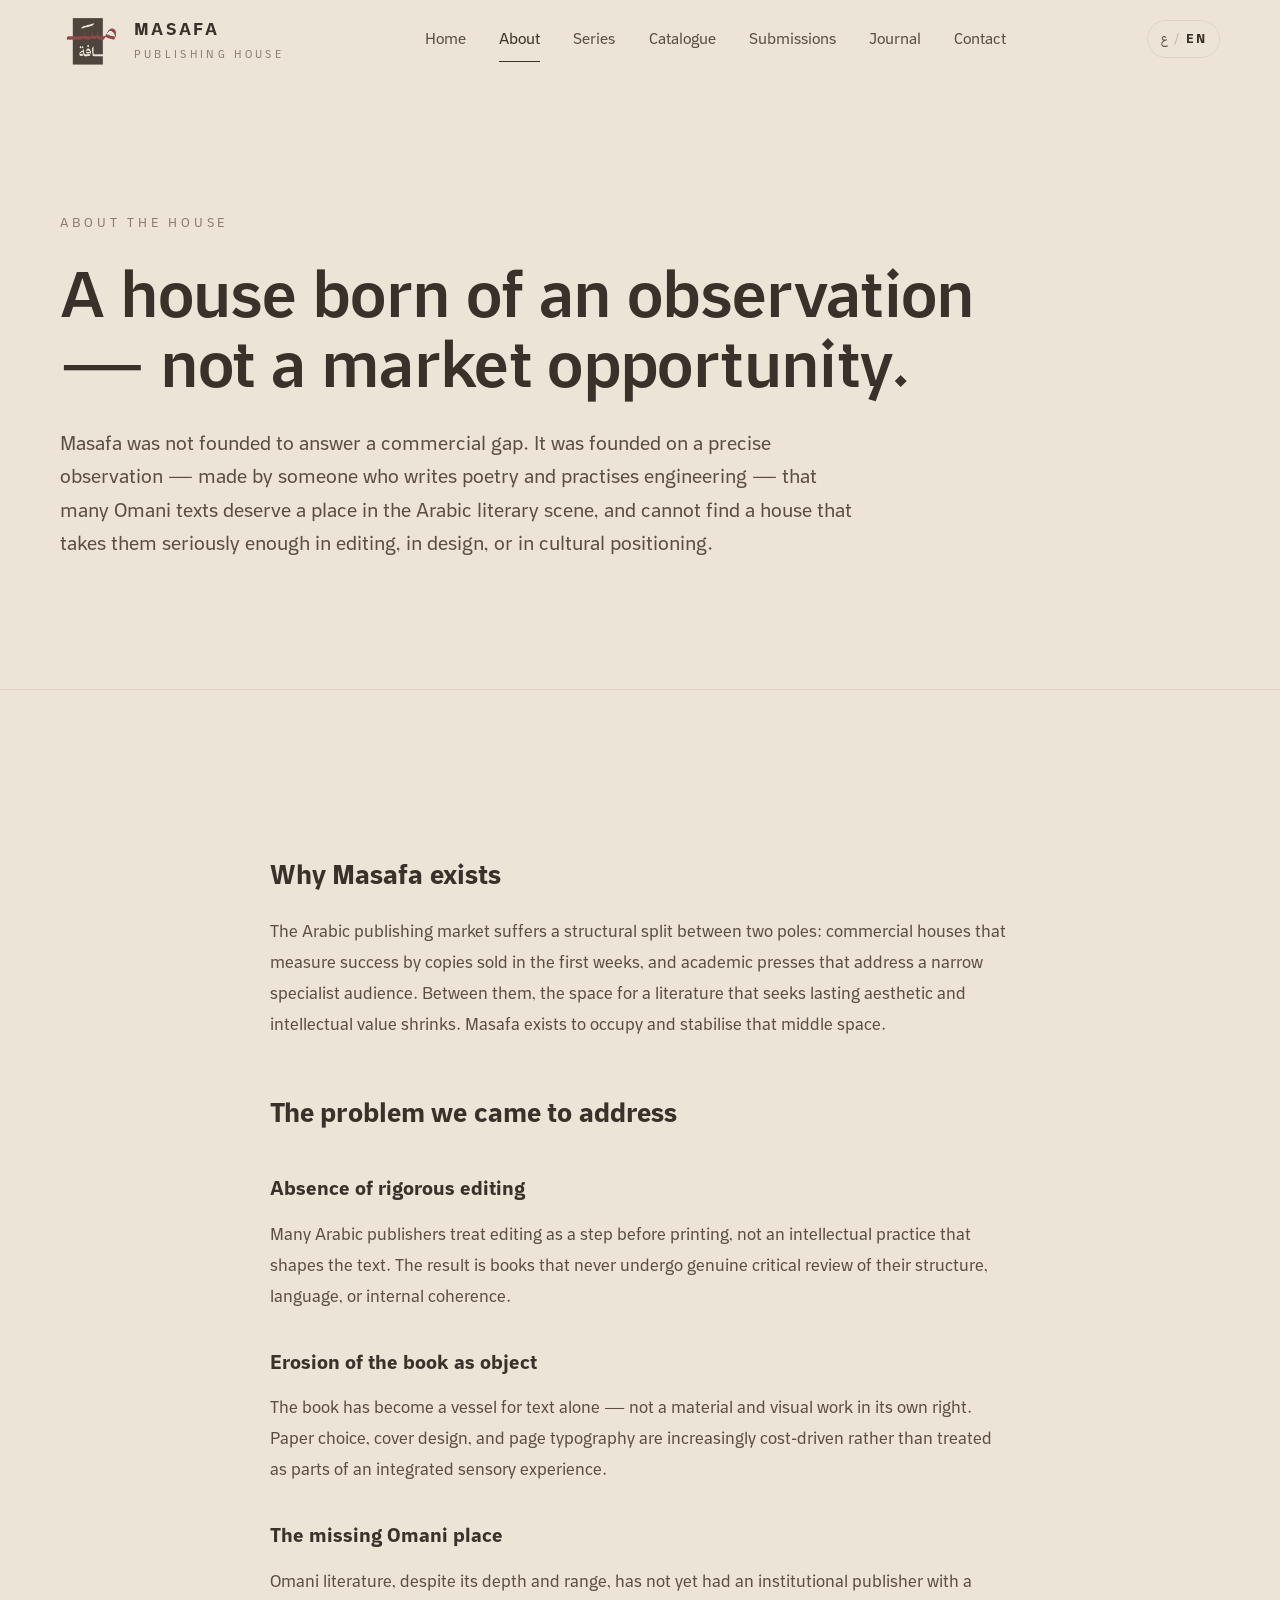
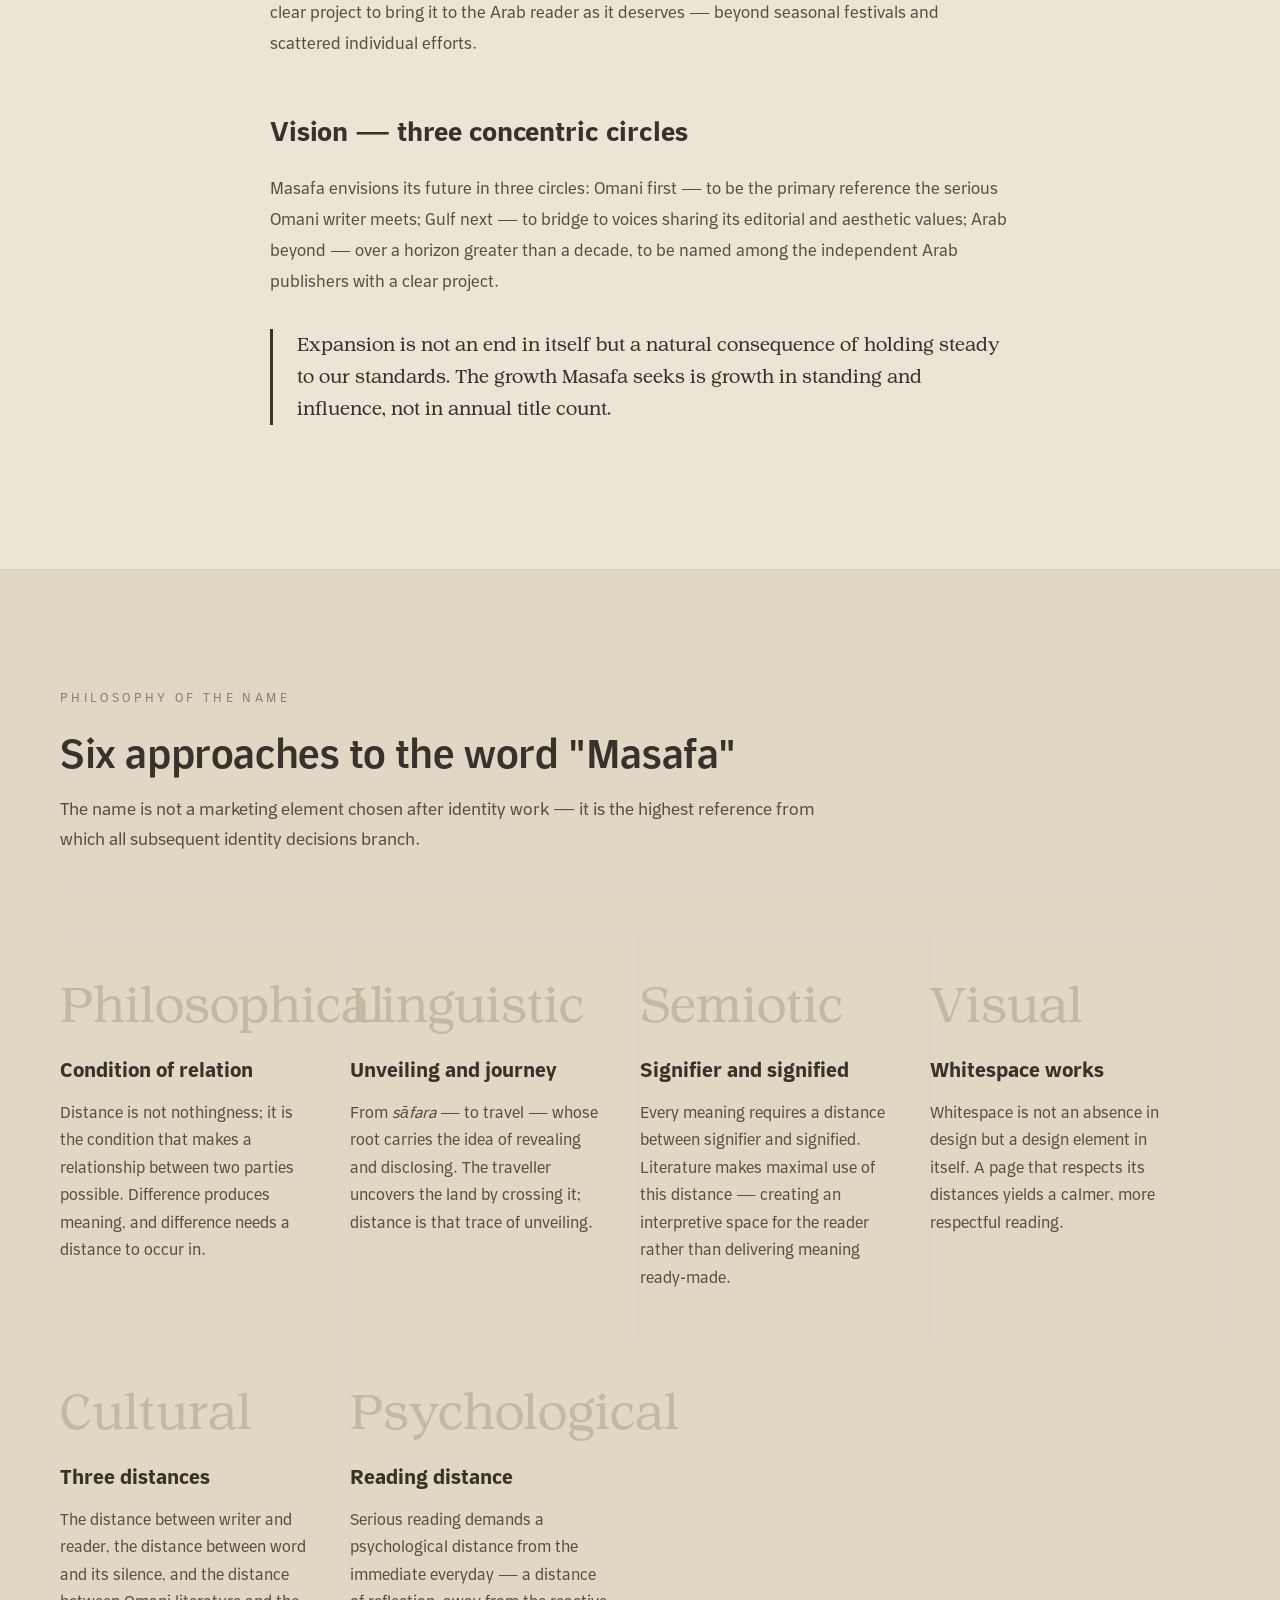
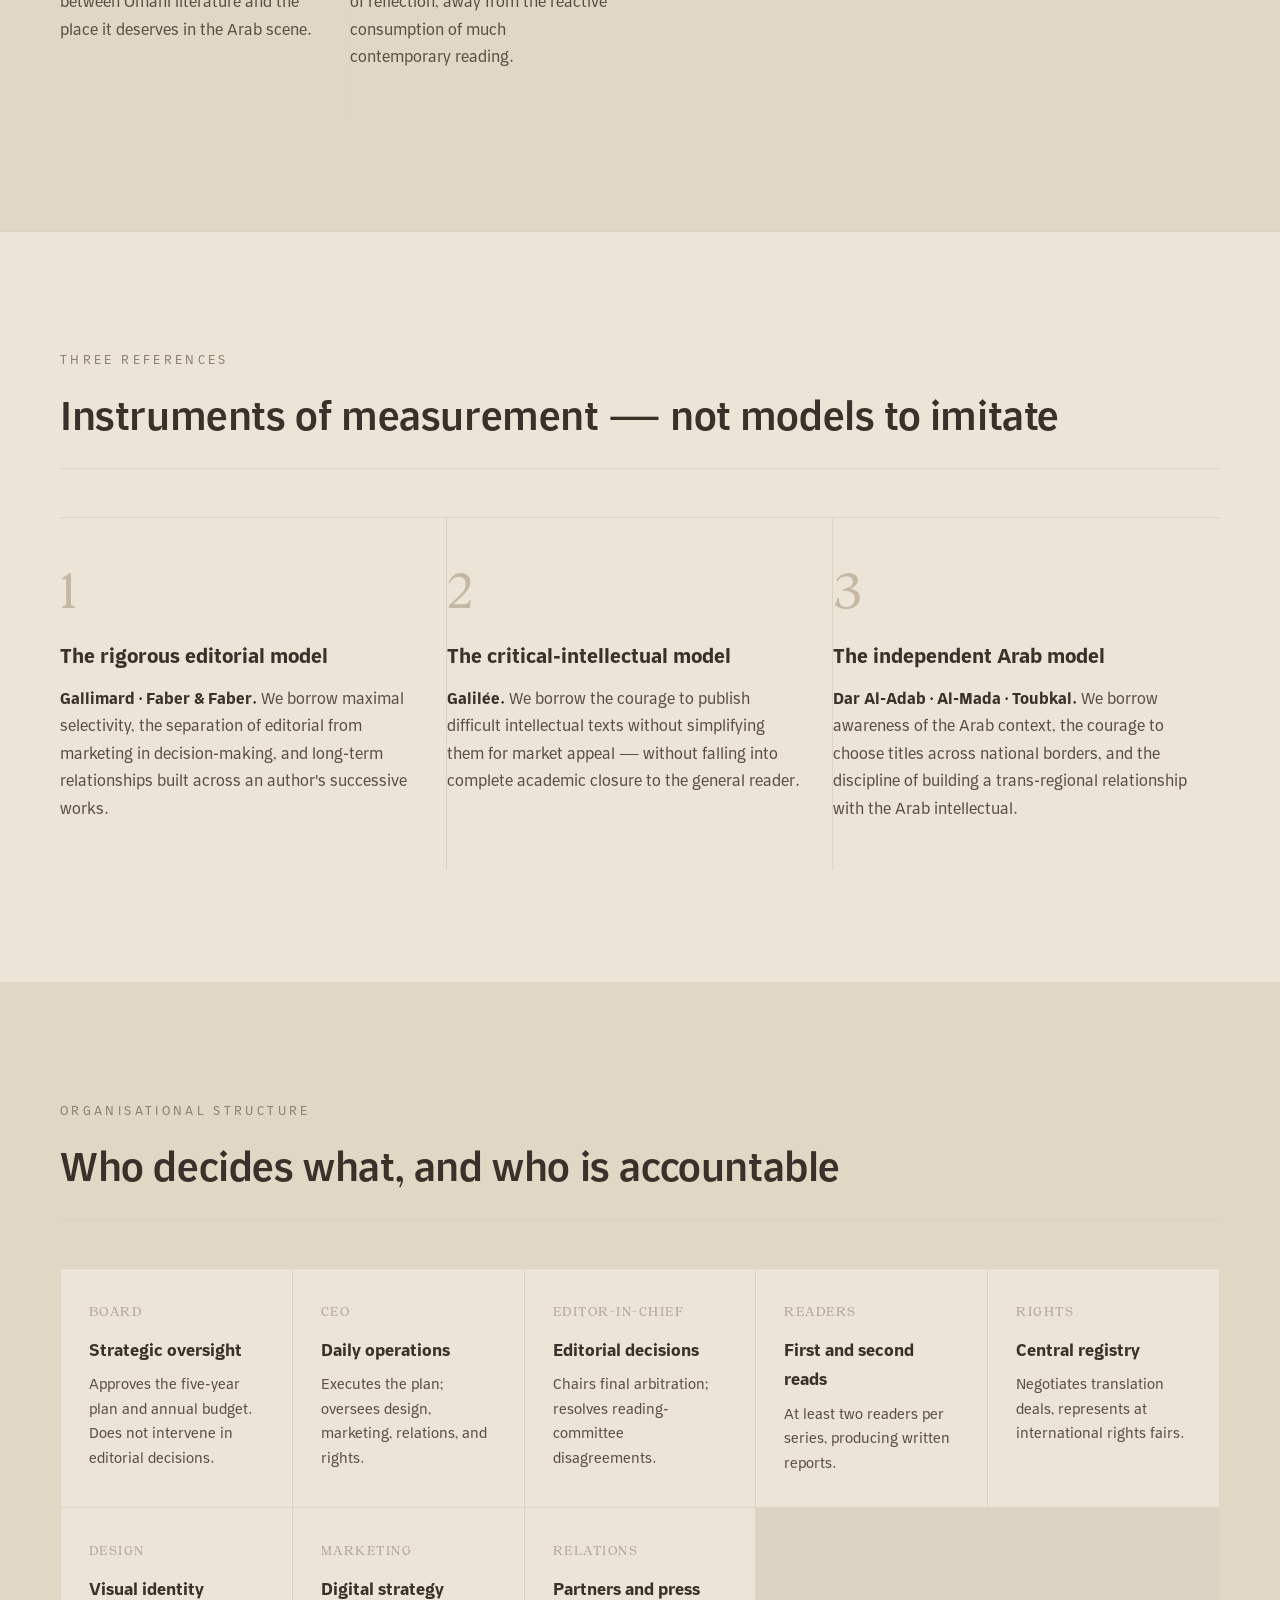
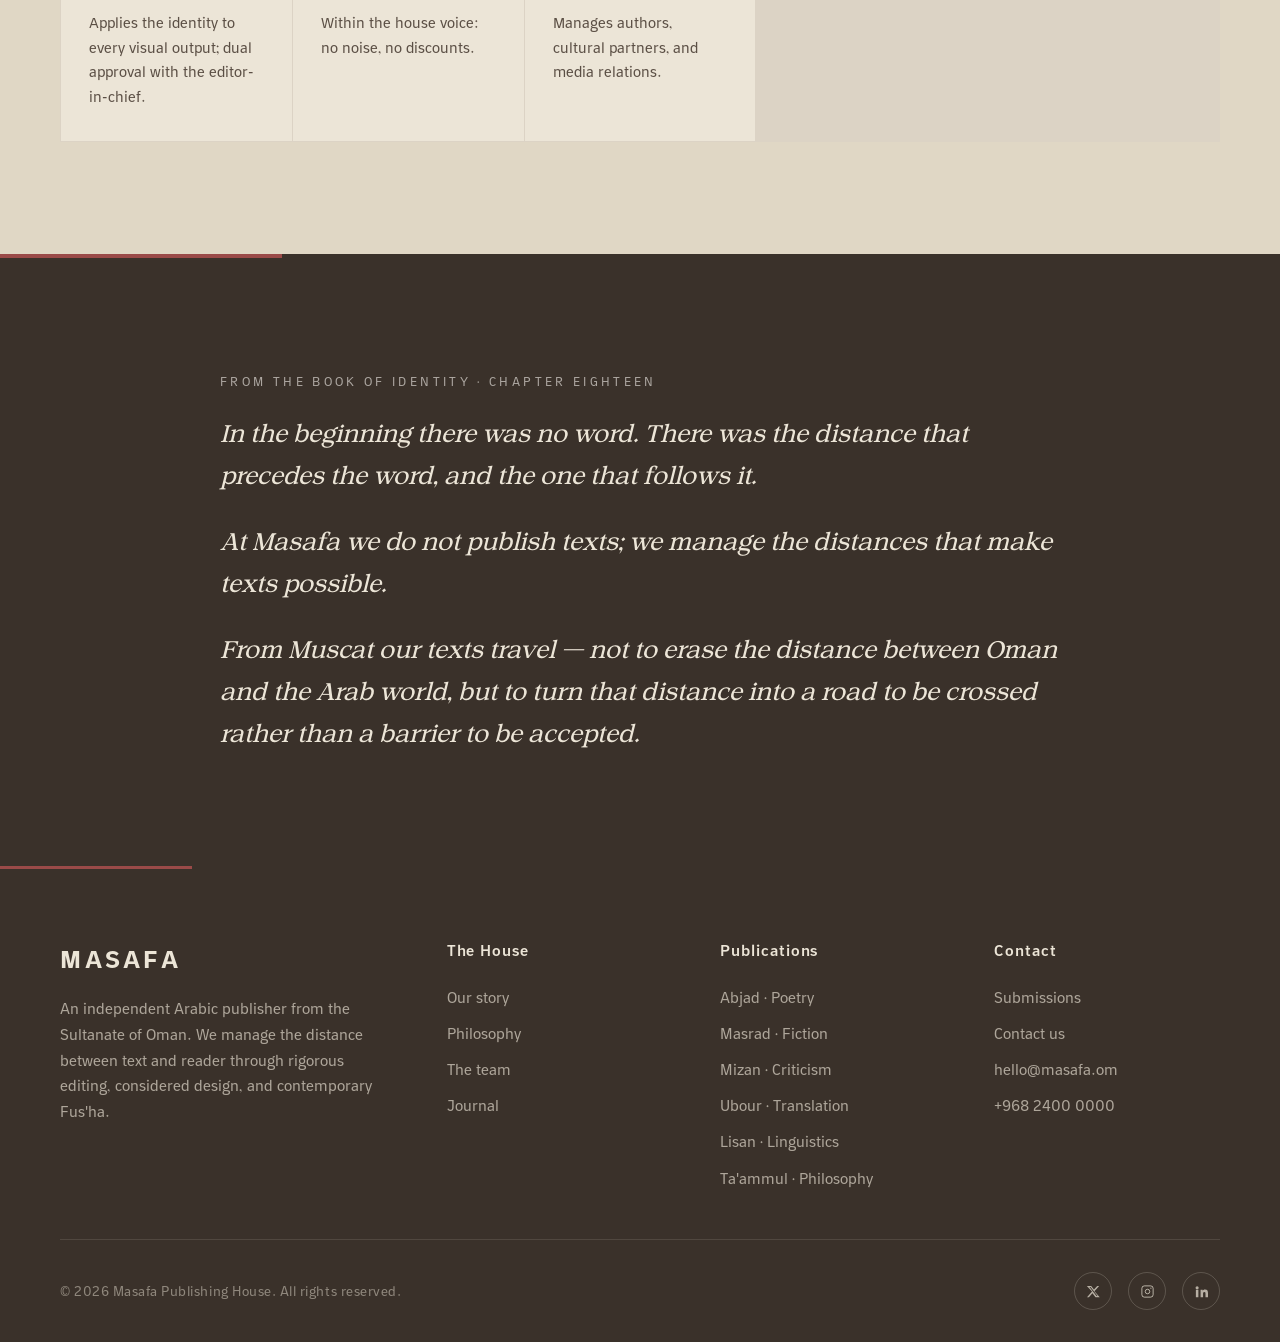
<file: en/about.html>
<!DOCTYPE html>
<html lang="en" dir="ltr">
<head>
<meta charset="UTF-8">
<meta name="viewport" content="width=device-width, initial-scale=1">
<title>About the House — Masafa Publishing</title>
<meta name="description" content="The story, vision, values, references, and structure of Masafa Publishing House.">
<link rel="icon" type="image/jpeg" href="../assets/logo-primary.jpg">
<link rel="stylesheet" href="../css/main.css">
</head>
<body>

<header class="site-header">
  <div class="container header-inner">
    <a href="index.html" class="brand">
      <span class="brand-mark" aria-hidden="true"><img src="../assets/logo-primary.png" alt="Masafa"></span>
      <span><span class="brand-name" style="letter-spacing:.16em;">MASAFA</span><span class="brand-name-en">PUBLISHING HOUSE</span></span>
    </a>
    <nav class="primary-nav">
      <a href="index.html" data-nav="index">Home</a>
      <a href="about.html" data-nav="about">About</a>
      <a href="series.html" data-nav="series">Series</a>
      <a href="catalogue.html" data-nav="catalogue">Catalogue</a>
      <a href="submissions.html" data-nav="submissions">Submissions</a>
      <a href="journal.html" data-nav="journal">Journal</a>
      <a href="contact.html" data-nav="contact">Contact</a>
    </nav>
    <div class="header-utils">
      <a href="../about.html" class="lang-toggle"><span>ع</span><span class="sep">/</span><span class="active">EN</span></a>
      <button class="nav-toggle" aria-label="Open menu" aria-expanded="false"><span class="nav-toggle-bars"></span></button>
    </div>
  </div>
</header>

<section class="page-hero">
  <div class="container">
    <span class="page-hero-eyebrow">About the house</span>
    <h1 class="page-hero-title">A house born of an observation — not a market opportunity.</h1>
    <p class="page-hero-lede">
      Masafa was not founded to answer a commercial gap. It was founded on a precise observation — made by someone who writes poetry and practises engineering — that many Omani texts deserve a place in the Arabic literary scene, and cannot find a house that takes them seriously enough in editing, in design, or in cultural positioning.
    </p>
  </div>
</section>

<section id="story">
  <div class="container-narrow">
    <div class="prose" data-reveal>
      <h2>Why Masafa exists</h2>
      <p>The Arabic publishing market suffers a structural split between two poles: commercial houses that measure success by copies sold in the first weeks, and academic presses that address a narrow specialist audience. Between them, the space for a literature that seeks lasting aesthetic and intellectual value shrinks. Masafa exists to occupy and stabilise that middle space.</p>

      <h2>The problem we came to address</h2>
      <h3>Absence of rigorous editing</h3>
      <p>Many Arabic publishers treat editing as a step before printing, not an intellectual practice that shapes the text. The result is books that never undergo genuine critical review of their structure, language, or internal coherence.</p>
      <h3>Erosion of the book as object</h3>
      <p>The book has become a vessel for text alone — not a material and visual work in its own right. Paper choice, cover design, and page typography are increasingly cost-driven rather than treated as parts of an integrated sensory experience.</p>
      <h3>The missing Omani place</h3>
      <p>Omani literature, despite its depth and range, has not yet had an institutional publisher with a clear project to bring it to the Arab reader as it deserves — beyond seasonal festivals and scattered individual efforts.</p>

      <h2>Vision — three concentric circles</h2>
      <p>Masafa envisions its future in three circles: Omani first — to be the primary reference the serious Omani writer meets; Gulf next — to bridge to voices sharing its editorial and aesthetic values; Arab beyond — over a horizon greater than a decade, to be named among the independent Arab publishers with a clear project.</p>
      <blockquote>Expansion is not an end in itself but a natural consequence of holding steady to our standards. The growth Masafa seeks is growth in standing and influence, not in annual title count.</blockquote>
    </div>
  </div>
</section>

<section id="philosophy" style="background: var(--surface-alt); border-block: 1px solid var(--line);">
  <div class="container">
    <header class="section-head" data-reveal>
      <div>
        <span class="eyebrow">Philosophy of the Name</span>
        <h2 class="section-title">Six approaches to the word "Masafa"</h2>
        <p class="section-lede">The name is not a marketing element chosen after identity work — it is the highest reference from which all subsequent identity decisions branch.</p>
      </div>
    </header>

    <div class="pillars">
      <div class="pillar" data-reveal>
        <div class="pillar-num">Philosophical</div>
        <h3 class="pillar-title">Condition of relation</h3>
        <p class="pillar-body">Distance is not nothingness; it is the condition that makes a relationship between two parties possible. Difference produces meaning, and difference needs a distance to occur in.</p>
      </div>
      <div class="pillar" data-reveal>
        <div class="pillar-num">Linguistic</div>
        <h3 class="pillar-title">Unveiling and journey</h3>
        <p class="pillar-body">From <em>sāfara</em> — to travel — whose root carries the idea of revealing and disclosing. The traveller uncovers the land by crossing it; distance is that trace of unveiling.</p>
      </div>
      <div class="pillar" data-reveal>
        <div class="pillar-num">Semiotic</div>
        <h3 class="pillar-title">Signifier and signified</h3>
        <p class="pillar-body">Every meaning requires a distance between signifier and signified. Literature makes maximal use of this distance — creating an interpretive space for the reader rather than delivering meaning ready-made.</p>
      </div>
      <div class="pillar" data-reveal>
        <div class="pillar-num">Visual</div>
        <h3 class="pillar-title">Whitespace works</h3>
        <p class="pillar-body">Whitespace is not an absence in design but a design element in itself. A page that respects its distances yields a calmer, more respectful reading.</p>
      </div>
      <div class="pillar" data-reveal>
        <div class="pillar-num">Cultural</div>
        <h3 class="pillar-title">Three distances</h3>
        <p class="pillar-body">The distance between writer and reader, the distance between word and its silence, and the distance between Omani literature and the place it deserves in the Arab scene.</p>
      </div>
      <div class="pillar" data-reveal>
        <div class="pillar-num">Psychological</div>
        <h3 class="pillar-title">Reading distance</h3>
        <p class="pillar-body">Serious reading demands a psychological distance from the immediate everyday — a distance of reflection, away from the reactive consumption of much contemporary reading.</p>
      </div>
    </div>
  </div>
</section>

<section>
  <div class="container">
    <header class="section-head" data-reveal>
      <div>
        <span class="eyebrow">Three References</span>
        <h2 class="section-title">Instruments of measurement — not models to imitate</h2>
      </div>
    </header>

    <div class="pillars" data-reveal>
      <div class="pillar">
        <div class="pillar-num">1</div>
        <h3 class="pillar-title">The rigorous editorial model</h3>
        <p class="pillar-body"><strong style="color:var(--ink)">Gallimard · Faber &amp; Faber.</strong> We borrow maximal selectivity, the separation of editorial from marketing in decision-making, and long-term relationships built across an author's successive works.</p>
      </div>
      <div class="pillar">
        <div class="pillar-num">2</div>
        <h3 class="pillar-title">The critical-intellectual model</h3>
        <p class="pillar-body"><strong style="color:var(--ink)">Galilée.</strong> We borrow the courage to publish difficult intellectual texts without simplifying them for market appeal — without falling into complete academic closure to the general reader.</p>
      </div>
      <div class="pillar">
        <div class="pillar-num">3</div>
        <h3 class="pillar-title">The independent Arab model</h3>
        <p class="pillar-body"><strong style="color:var(--ink)">Dar Al-Adab · Al-Mada · Toubkal.</strong> We borrow awareness of the Arab context, the courage to choose titles across national borders, and the discipline of building a trans-regional relationship with the Arab intellectual.</p>
      </div>
    </div>
  </div>
</section>

<section id="team" style="background: var(--surface-alt); border-top: 1px solid var(--line);">
  <div class="container">
    <header class="section-head" data-reveal>
      <div>
        <span class="eyebrow">Organisational Structure</span>
        <h2 class="section-title">Who decides what, and who is accountable</h2>
      </div>
    </header>

    <div class="values-grid" data-reveal>
      <div class="value"><span class="value-num">BOARD</span><h3 class="value-title">Strategic oversight</h3><p class="value-desc">Approves the five-year plan and annual budget. Does not intervene in editorial decisions.</p></div>
      <div class="value"><span class="value-num">CEO</span><h3 class="value-title">Daily operations</h3><p class="value-desc">Executes the plan; oversees design, marketing, relations, and rights.</p></div>
      <div class="value"><span class="value-num">EDITOR-IN-CHIEF</span><h3 class="value-title">Editorial decisions</h3><p class="value-desc">Chairs final arbitration; resolves reading-committee disagreements.</p></div>
      <div class="value"><span class="value-num">READERS</span><h3 class="value-title">First and second reads</h3><p class="value-desc">At least two readers per series, producing written reports.</p></div>
      <div class="value"><span class="value-num">RIGHTS</span><h3 class="value-title">Central registry</h3><p class="value-desc">Negotiates translation deals, represents at international rights fairs.</p></div>
      <div class="value"><span class="value-num">DESIGN</span><h3 class="value-title">Visual identity</h3><p class="value-desc">Applies the identity to every visual output; dual approval with the editor-in-chief.</p></div>
      <div class="value"><span class="value-num">MARKETING</span><h3 class="value-title">Digital strategy</h3><p class="value-desc">Within the house voice: no noise, no discounts.</p></div>
      <div class="value"><span class="value-num">RELATIONS</span><h3 class="value-title">Partners and press</h3><p class="value-desc">Manages authors, cultural partners, and media relations.</p></div>
    </div>
  </div>
</section>

<section class="manifesto">
  <div class="container" data-reveal>
    <span class="eyebrow" style="color: rgba(250, 247, 241, .6);">From the Book of Identity · Chapter Eighteen</span>
    <div class="manifesto-body">
      <p>In the beginning there was no word. There was the distance that precedes the word, and the one that follows it.</p>
      <p>At Masafa we do not publish texts; we manage the distances that make texts possible.</p>
      <p>From Muscat our texts travel — not to erase the distance between Oman and the Arab world, but to turn that distance into a road to be crossed rather than a barrier to be accepted.</p>
    </div>
  </div>
</section>

<footer class="site-footer">
  <div class="container">
    <div class="footer-grid">
      <div class="footer-brand"><h3 style="letter-spacing:.16em;">MASAFA</h3><p>An independent Arabic publisher from the Sultanate of Oman. We manage the distance between text and reader through rigorous editing, considered design, and contemporary Fus'ha.</p></div>
      <div class="footer-col"><h4>The House</h4><ul><li><a href="about.html">Our story</a></li><li><a href="about.html#philosophy">Philosophy</a></li><li><a href="about.html#team">The team</a></li><li><a href="journal.html">Journal</a></li></ul></div>
      <div class="footer-col"><h4>Publications</h4><ul><li><a href="series.html#abjad">Abjad · Poetry</a></li><li><a href="series.html#masrad">Masrad · Fiction</a></li><li><a href="series.html#mizan">Mizan · Criticism</a></li><li><a href="series.html#ubour">Ubour · Translation</a></li><li><a href="series.html#lisan">Lisan · Linguistics</a></li><li><a href="series.html#taammul">Ta'ammul · Philosophy</a></li></ul></div>
      <div class="footer-col"><h4>Contact</h4><ul><li><a href="submissions.html">Submissions</a></li><li><a href="contact.html">Contact us</a></li><li><a href="mailto:hello@masafa.om">hello@masafa.om</a></li><li><a href="tel:+96824000000">+968 2400 0000</a></li></ul></div>
    </div>
    <div class="footer-bottom">
      <span>© 2026 Masafa Publishing House. All rights reserved.</span>
      <ul class="social-list">
        <li><a href="#" aria-label="X"><svg viewBox="0 0 24 24" fill="currentColor"><path d="M18 3h3l-7.5 8.6L22 21h-6.8l-4.9-6.2L4.6 21H1.6l8-9.2L1.4 3h6.9l4.4 5.7L18 3zm-1.2 16h1.7L7.3 4.9H5.5L16.8 19z"/></svg></a></li>
        <li><a href="#" aria-label="Instagram"><svg viewBox="0 0 24 24" fill="none" stroke="currentColor" stroke-width="1.6"><rect x="3" y="3" width="18" height="18" rx="4"/><circle cx="12" cy="12" r="3.6"/><circle cx="17.4" cy="6.6" r="1" fill="currentColor" stroke="none"/></svg></a></li>
        <li><a href="#" aria-label="LinkedIn"><svg viewBox="0 0 24 24" fill="currentColor"><path d="M4.98 3.5a2.5 2.5 0 1 1 0 5 2.5 2.5 0 0 1 0-5zM3 9h4v12H3zM10 9h3.8v1.7h.06c.53-1 1.83-2.05 3.77-2.05 4.03 0 4.77 2.65 4.77 6.1V21h-4v-5.4c0-1.29-.02-2.94-1.8-2.94-1.8 0-2.07 1.4-2.07 2.85V21h-4V9z"/></svg></a></li>
      </ul>
    </div>
  </div>
</footer>

<script src="../js/main.js"></script>
</body>
</html>
</file>
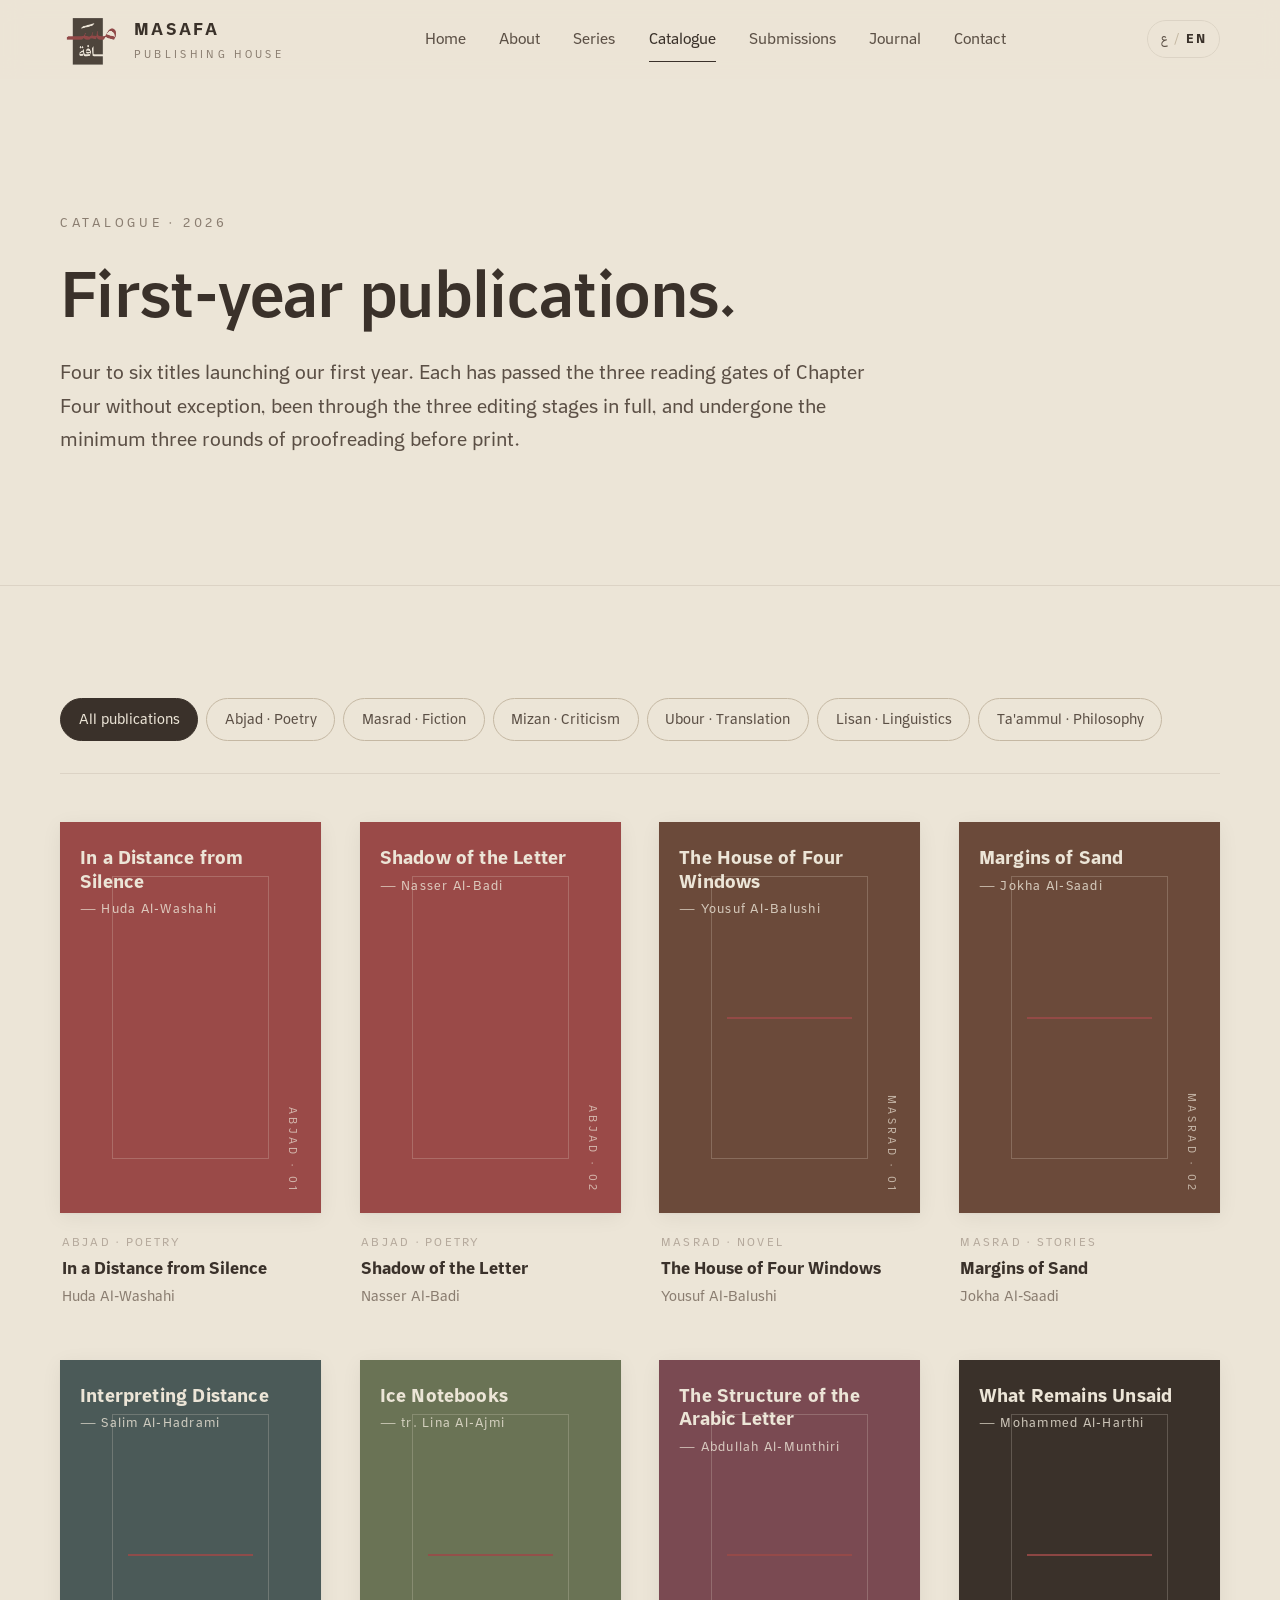
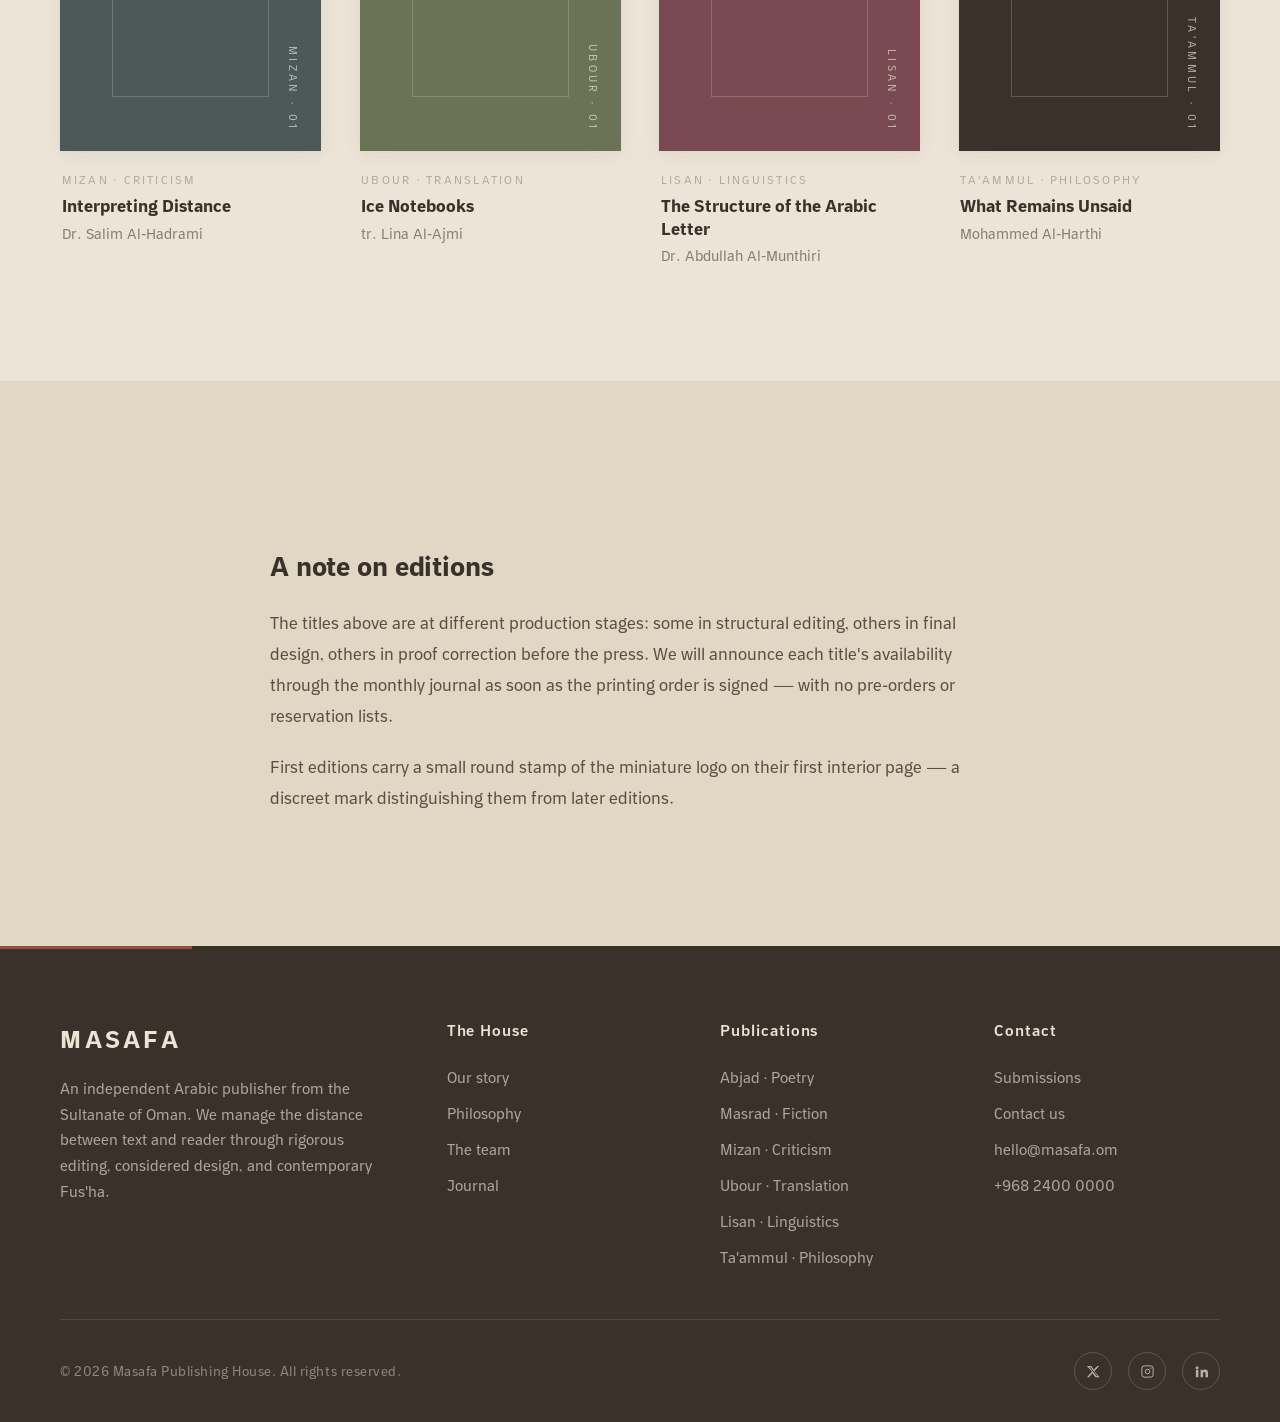
<file: en/catalogue.html>
<!DOCTYPE html>
<html lang="en" dir="ltr">
<head>
<meta charset="UTF-8">
<meta name="viewport" content="width=device-width, initial-scale=1">
<title>Catalogue — Masafa Publishing</title>
<meta name="description" content="The catalogue of Masafa Publishing House, arranged by series: Abjad, Masrad, Mizan, Ubour, Lisan, Ta'ammul.">
<link rel="icon" type="image/jpeg" href="../assets/logo-primary.jpg">
<link rel="stylesheet" href="../css/main.css">
</head>
<body>

<header class="site-header">
  <div class="container header-inner">
    <a href="index.html" class="brand">
      <span class="brand-mark" aria-hidden="true"><img src="../assets/logo-primary.png" alt="Masafa"></span>
      <span><span class="brand-name" style="letter-spacing:.16em;">MASAFA</span><span class="brand-name-en">PUBLISHING HOUSE</span></span>
    </a>
    <nav class="primary-nav">
      <a href="index.html" data-nav="index">Home</a>
      <a href="about.html" data-nav="about">About</a>
      <a href="series.html" data-nav="series">Series</a>
      <a href="catalogue.html" data-nav="catalogue">Catalogue</a>
      <a href="submissions.html" data-nav="submissions">Submissions</a>
      <a href="journal.html" data-nav="journal">Journal</a>
      <a href="contact.html" data-nav="contact">Contact</a>
    </nav>
    <div class="header-utils">
      <a href="../catalogue.html" class="lang-toggle"><span>ع</span><span class="sep">/</span><span class="active">EN</span></a>
      <button class="nav-toggle" aria-label="Open menu" aria-expanded="false"><span class="nav-toggle-bars"></span></button>
    </div>
  </div>
</header>

<section class="page-hero">
  <div class="container">
    <span class="page-hero-eyebrow">Catalogue · 2026</span>
    <h1 class="page-hero-title">First-year publications.</h1>
    <p class="page-hero-lede">
      Four to six titles launching our first year. Each has passed the three reading gates of Chapter Four without exception, been through the three editing stages in full, and undergone the minimum three rounds of proofreading before print.
    </p>
  </div>
</section>

<section>
  <div class="container">
    <div class="catalogue-filter" role="tablist" aria-label="Filter by series">
      <button class="filter-btn is-active" data-filter="all">All publications</button>
      <button class="filter-btn" data-filter="abjad">Abjad · Poetry</button>
      <button class="filter-btn" data-filter="masrad">Masrad · Fiction</button>
      <button class="filter-btn" data-filter="mizan">Mizan · Criticism</button>
      <button class="filter-btn" data-filter="ubour">Ubour · Translation</button>
      <button class="filter-btn" data-filter="lisan">Lisan · Linguistics</button>
      <button class="filter-btn" data-filter="taammul">Ta'ammul · Philosophy</button>
    </div>

    <div class="book-grid">
      <article class="book" data-series="abjad" data-series-filter="abjad" data-reveal>
        <div class="book-cover"><div class="book-cover-inner"><div><h3 class="book-cover-title">In a Distance from Silence</h3><span class="book-cover-author">— Huda Al-Washahi</span></div><span class="book-cover-series">ABJAD · 01</span></div></div>
        <div class="book-meta"><span class="book-series-tag">Abjad · Poetry</span><h3 class="book-title">In a Distance from Silence</h3><span class="book-author">Huda Al-Washahi</span></div>
      </article>
      <article class="book" data-series="abjad" data-series-filter="abjad" data-reveal>
        <div class="book-cover"><div class="book-cover-inner"><div><h3 class="book-cover-title">Shadow of the Letter</h3><span class="book-cover-author">— Nasser Al-Badi</span></div><span class="book-cover-series">ABJAD · 02</span></div></div>
        <div class="book-meta"><span class="book-series-tag">Abjad · Poetry</span><h3 class="book-title">Shadow of the Letter</h3><span class="book-author">Nasser Al-Badi</span></div>
      </article>
      <article class="book" data-series="masrad" data-series-filter="masrad" data-reveal>
        <div class="book-cover"><div class="book-cover-inner"><div><h3 class="book-cover-title">The House of Four Windows</h3><span class="book-cover-author">— Yousuf Al-Balushi</span></div><span class="book-cover-series">MASRAD · 01</span></div></div>
        <div class="book-meta"><span class="book-series-tag">Masrad · Novel</span><h3 class="book-title">The House of Four Windows</h3><span class="book-author">Yousuf Al-Balushi</span></div>
      </article>
      <article class="book" data-series="masrad" data-series-filter="masrad" data-reveal>
        <div class="book-cover"><div class="book-cover-inner"><div><h3 class="book-cover-title">Margins of Sand</h3><span class="book-cover-author">— Jokha Al-Saadi</span></div><span class="book-cover-series">MASRAD · 02</span></div></div>
        <div class="book-meta"><span class="book-series-tag">Masrad · Stories</span><h3 class="book-title">Margins of Sand</h3><span class="book-author">Jokha Al-Saadi</span></div>
      </article>
      <article class="book" data-series="mizan" data-series-filter="mizan" data-reveal>
        <div class="book-cover"><div class="book-cover-inner"><div><h3 class="book-cover-title">Interpreting Distance</h3><span class="book-cover-author">— Salim Al-Hadrami</span></div><span class="book-cover-series">MIZAN · 01</span></div></div>
        <div class="book-meta"><span class="book-series-tag">Mizan · Criticism</span><h3 class="book-title">Interpreting Distance</h3><span class="book-author">Dr. Salim Al-Hadrami</span></div>
      </article>
      <article class="book" data-series="ubour" data-series-filter="ubour" data-reveal>
        <div class="book-cover"><div class="book-cover-inner"><div><h3 class="book-cover-title">Ice Notebooks</h3><span class="book-cover-author">— tr. Lina Al-Ajmi</span></div><span class="book-cover-series">UBOUR · 01</span></div></div>
        <div class="book-meta"><span class="book-series-tag">Ubour · Translation</span><h3 class="book-title">Ice Notebooks</h3><span class="book-author">tr. Lina Al-Ajmi</span></div>
      </article>
      <article class="book" data-series="lisan" data-series-filter="lisan" data-reveal>
        <div class="book-cover"><div class="book-cover-inner"><div><h3 class="book-cover-title">The Structure of the Arabic Letter</h3><span class="book-cover-author">— Abdullah Al-Munthiri</span></div><span class="book-cover-series">LISAN · 01</span></div></div>
        <div class="book-meta"><span class="book-series-tag">Lisan · Linguistics</span><h3 class="book-title">The Structure of the Arabic Letter</h3><span class="book-author">Dr. Abdullah Al-Munthiri</span></div>
      </article>
      <article class="book" data-series="taammul" data-series-filter="taammul" data-reveal>
        <div class="book-cover"><div class="book-cover-inner"><div><h3 class="book-cover-title">What Remains Unsaid</h3><span class="book-cover-author">— Mohammed Al-Harthi</span></div><span class="book-cover-series">TA'AMMUL · 01</span></div></div>
        <div class="book-meta"><span class="book-series-tag">Ta'ammul · Philosophy</span><h3 class="book-title">What Remains Unsaid</h3><span class="book-author">Mohammed Al-Harthi</span></div>
      </article>
    </div>
  </div>
</section>

<section style="background: var(--surface-alt); border-top: 1px solid var(--line);">
  <div class="container-narrow" data-reveal>
    <div class="prose">
      <h2>A note on editions</h2>
      <p>The titles above are at different production stages: some in structural editing, others in final design, others in proof correction before the press. We will announce each title's availability through the monthly journal as soon as the printing order is signed — with no pre-orders or reservation lists.</p>
      <p>First editions carry a small round stamp of the miniature logo on their first interior page — a discreet mark distinguishing them from later editions.</p>
    </div>
  </div>
</section>

<footer class="site-footer">
  <div class="container">
    <div class="footer-grid">
      <div class="footer-brand"><h3 style="letter-spacing:.16em;">MASAFA</h3><p>An independent Arabic publisher from the Sultanate of Oman. We manage the distance between text and reader through rigorous editing, considered design, and contemporary Fus'ha.</p></div>
      <div class="footer-col"><h4>The House</h4><ul><li><a href="about.html">Our story</a></li><li><a href="about.html#philosophy">Philosophy</a></li><li><a href="about.html#team">The team</a></li><li><a href="journal.html">Journal</a></li></ul></div>
      <div class="footer-col"><h4>Publications</h4><ul><li><a href="series.html#abjad">Abjad · Poetry</a></li><li><a href="series.html#masrad">Masrad · Fiction</a></li><li><a href="series.html#mizan">Mizan · Criticism</a></li><li><a href="series.html#ubour">Ubour · Translation</a></li><li><a href="series.html#lisan">Lisan · Linguistics</a></li><li><a href="series.html#taammul">Ta'ammul · Philosophy</a></li></ul></div>
      <div class="footer-col"><h4>Contact</h4><ul><li><a href="submissions.html">Submissions</a></li><li><a href="contact.html">Contact us</a></li><li><a href="mailto:hello@masafa.om">hello@masafa.om</a></li><li><a href="tel:+96824000000">+968 2400 0000</a></li></ul></div>
    </div>
    <div class="footer-bottom">
      <span>© 2026 Masafa Publishing House. All rights reserved.</span>
      <ul class="social-list">
        <li><a href="#" aria-label="X"><svg viewBox="0 0 24 24" fill="currentColor"><path d="M18 3h3l-7.5 8.6L22 21h-6.8l-4.9-6.2L4.6 21H1.6l8-9.2L1.4 3h6.9l4.4 5.7L18 3zm-1.2 16h1.7L7.3 4.9H5.5L16.8 19z"/></svg></a></li>
        <li><a href="#" aria-label="Instagram"><svg viewBox="0 0 24 24" fill="none" stroke="currentColor" stroke-width="1.6"><rect x="3" y="3" width="18" height="18" rx="4"/><circle cx="12" cy="12" r="3.6"/><circle cx="17.4" cy="6.6" r="1" fill="currentColor" stroke="none"/></svg></a></li>
        <li><a href="#" aria-label="LinkedIn"><svg viewBox="0 0 24 24" fill="currentColor"><path d="M4.98 3.5a2.5 2.5 0 1 1 0 5 2.5 2.5 0 0 1 0-5zM3 9h4v12H3zM10 9h3.8v1.7h.06c.53-1 1.83-2.05 3.77-2.05 4.03 0 4.77 2.65 4.77 6.1V21h-4v-5.4c0-1.29-.02-2.94-1.8-2.94-1.8 0-2.07 1.4-2.07 2.85V21h-4V9z"/></svg></a></li>
      </ul>
    </div>
  </div>
</footer>

<script src="../js/main.js"></script>
</body>
</html>
</file>
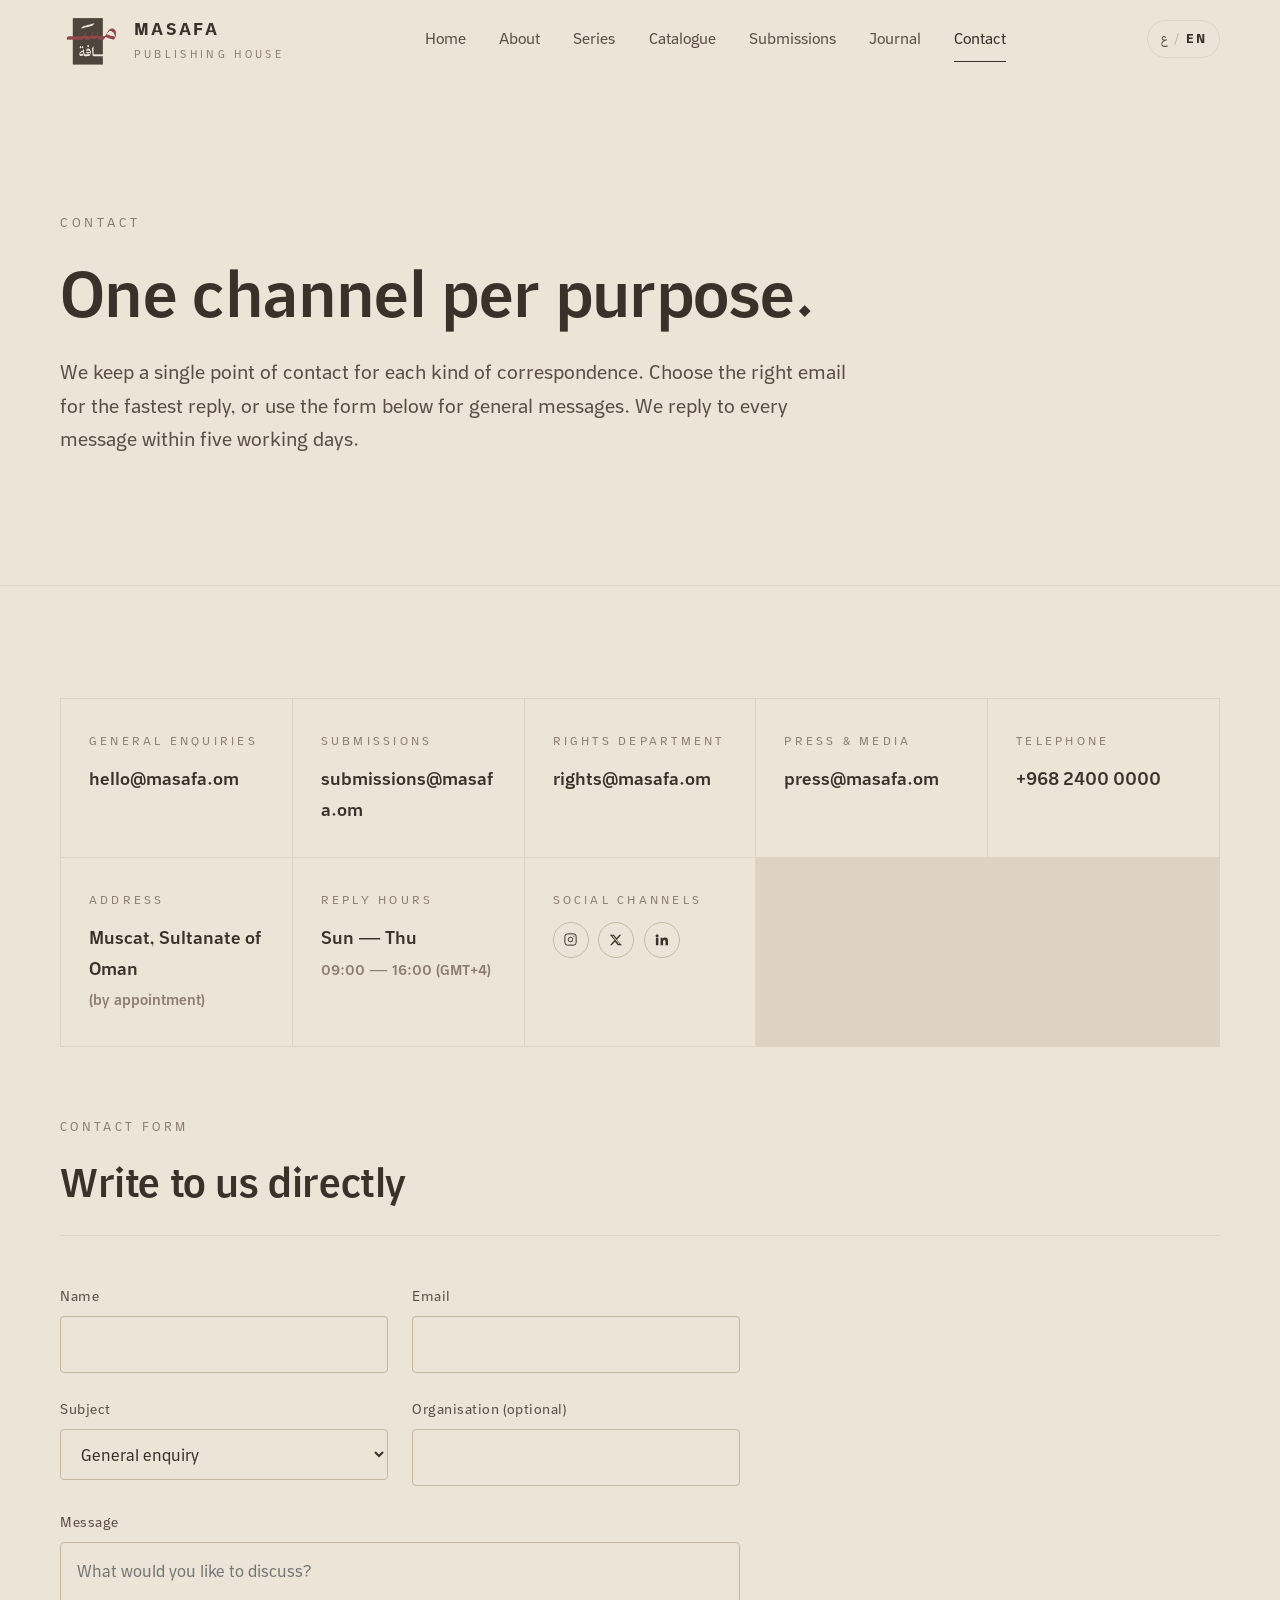
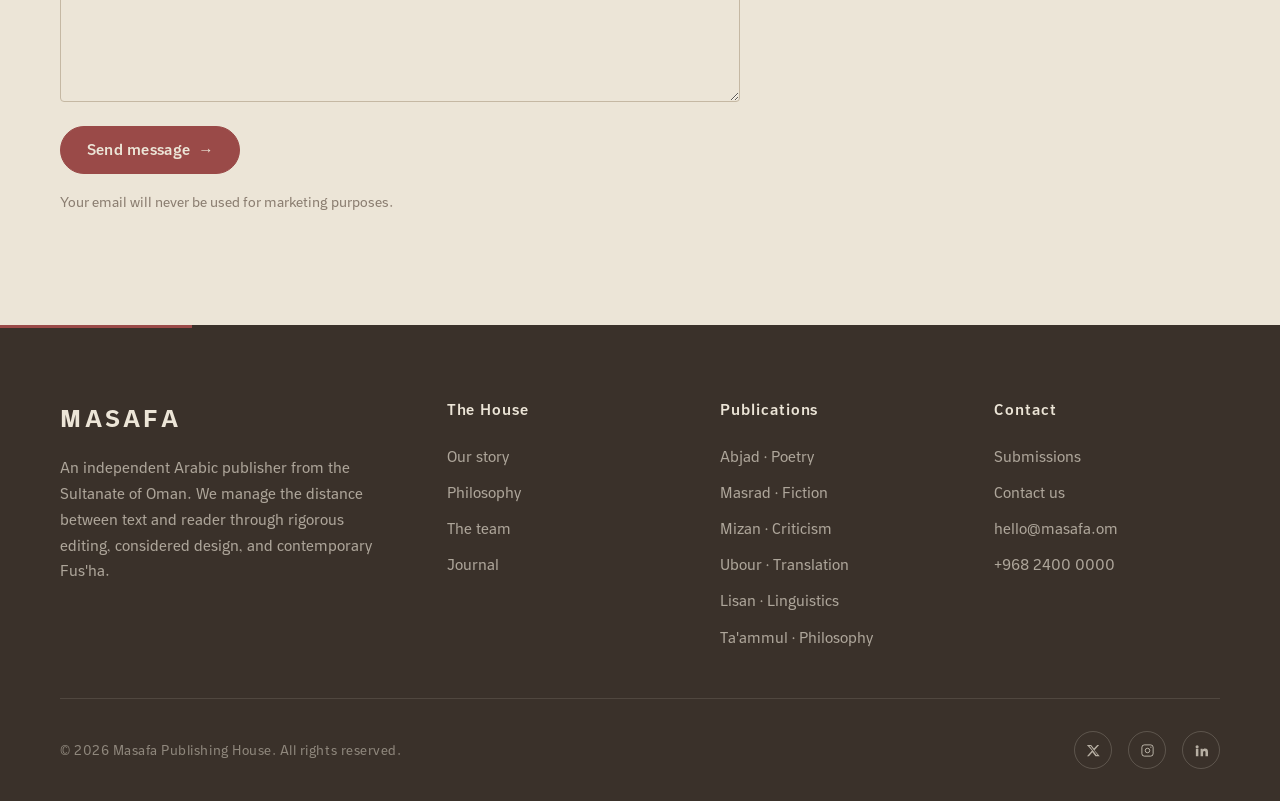
<file: en/contact.html>
<!DOCTYPE html>
<html lang="en" dir="ltr">
<head>
<meta charset="UTF-8">
<meta name="viewport" content="width=device-width, initial-scale=1">
<title>Contact — Masafa Publishing</title>
<meta name="description" content="Official contact channels for Masafa Publishing House: email, phone, rights, press, and address in Muscat.">
<link rel="icon" type="image/jpeg" href="../assets/logo-primary.jpg">
<link rel="stylesheet" href="../css/main.css">
</head>
<body>

<header class="site-header">
  <div class="container header-inner">
    <a href="index.html" class="brand">
      <span class="brand-mark" aria-hidden="true"><img src="../assets/logo-primary.png" alt="Masafa"></span>
      <span><span class="brand-name" style="letter-spacing:.16em;">MASAFA</span><span class="brand-name-en">PUBLISHING HOUSE</span></span>
    </a>
    <nav class="primary-nav">
      <a href="index.html" data-nav="index">Home</a>
      <a href="about.html" data-nav="about">About</a>
      <a href="series.html" data-nav="series">Series</a>
      <a href="catalogue.html" data-nav="catalogue">Catalogue</a>
      <a href="submissions.html" data-nav="submissions">Submissions</a>
      <a href="journal.html" data-nav="journal">Journal</a>
      <a href="contact.html" data-nav="contact">Contact</a>
    </nav>
    <div class="header-utils">
      <a href="../contact.html" class="lang-toggle"><span>ع</span><span class="sep">/</span><span class="active">EN</span></a>
      <button class="nav-toggle" aria-label="Open menu" aria-expanded="false"><span class="nav-toggle-bars"></span></button>
    </div>
  </div>
</header>

<section class="page-hero">
  <div class="container">
    <span class="page-hero-eyebrow">Contact</span>
    <h1 class="page-hero-title">One channel per purpose.</h1>
    <p class="page-hero-lede">
      We keep a single point of contact for each kind of correspondence. Choose the right email for the fastest reply, or use the form below for general messages. We reply to every message within five working days.
    </p>
  </div>
</section>

<section>
  <div class="container">
    <div class="channels" data-reveal>
      <div class="channel"><span class="channel-label">General enquiries</span><div class="channel-value"><a href="mailto:hello@masafa.om">hello@masafa.om</a></div></div>
      <div class="channel"><span class="channel-label">Submissions</span><div class="channel-value"><a href="mailto:submissions@masafa.om">submissions@masafa.om</a></div></div>
      <div class="channel"><span class="channel-label">Rights department</span><div class="channel-value"><a href="mailto:rights@masafa.om">rights@masafa.om</a></div></div>
      <div class="channel"><span class="channel-label">Press &amp; media</span><div class="channel-value"><a href="mailto:press@masafa.om">press@masafa.om</a></div></div>
      <div class="channel"><span class="channel-label">Telephone</span><div class="channel-value"><a href="tel:+96824000000">+968 2400 0000</a></div></div>
      <div class="channel"><span class="channel-label">Address</span><div class="channel-value">Muscat, Sultanate of Oman<br><span style="color:var(--ink-mute); font-size:.9rem;">(by appointment)</span></div></div>
      <div class="channel"><span class="channel-label">Reply hours</span><div class="channel-value">Sun — Thu<br><span style="color:var(--ink-mute); font-size:.9rem;">09:00 — 16:00 (GMT+4)</span></div></div>
      <div class="channel"><span class="channel-label">Social channels</span>
        <div class="channel-value" style="display:flex; gap:.6rem;">
          <a href="#" aria-label="Instagram" style="display:inline-flex; width:36px; height:36px; align-items:center; justify-content:center; border:1px solid var(--line-strong); border-radius:50%;"><svg viewBox="0 0 24 24" width="15" height="15" fill="none" stroke="currentColor" stroke-width="1.6"><rect x="3" y="3" width="18" height="18" rx="4"/><circle cx="12" cy="12" r="3.6"/><circle cx="17.4" cy="6.6" r="1" fill="currentColor" stroke="none"/></svg></a>
          <a href="#" aria-label="X" style="display:inline-flex; width:36px; height:36px; align-items:center; justify-content:center; border:1px solid var(--line-strong); border-radius:50%;"><svg viewBox="0 0 24 24" width="14" height="14" fill="currentColor"><path d="M18 3h3l-7.5 8.6L22 21h-6.8l-4.9-6.2L4.6 21H1.6l8-9.2L1.4 3h6.9l4.4 5.7L18 3zm-1.2 16h1.7L7.3 4.9H5.5L16.8 19z"/></svg></a>
          <a href="#" aria-label="LinkedIn" style="display:inline-flex; width:36px; height:36px; align-items:center; justify-content:center; border:1px solid var(--line-strong); border-radius:50%;"><svg viewBox="0 0 24 24" width="15" height="15" fill="currentColor"><path d="M4.98 3.5a2.5 2.5 0 1 1 0 5 2.5 2.5 0 0 1 0-5zM3 9h4v12H3zM10 9h3.8v1.7h.06c.53-1 1.83-2.05 3.77-2.05 4.03 0 4.77 2.65 4.77 6.1V21h-4v-5.4c0-1.29-.02-2.94-1.8-2.94-1.8 0-2.07 1.4-2.07 2.85V21h-4V9z"/></svg></a>
        </div>
      </div>
    </div>

    <header class="section-head" data-reveal style="margin-top:2rem;">
      <div>
        <span class="eyebrow">Contact form</span>
        <h2 class="section-title">Write to us directly</h2>
      </div>
    </header>

    <form class="form-block" data-form data-reveal autocomplete="off" novalidate>
      <div class="form-row">
        <div class="field"><label for="c-name">Name</label><input type="text" id="c-name" name="name" required></div>
        <div class="field"><label for="c-email">Email</label><input type="email" id="c-email" name="email" required></div>
      </div>
      <div class="form-row">
        <div class="field">
          <label for="c-topic">Subject</label>
          <select id="c-topic" name="topic">
            <option value="general">General enquiry</option>
            <option value="rights">Publishing / translation rights</option>
            <option value="press">Press or media</option>
            <option value="partnership">Partnership or sponsorship</option>
            <option value="event">Event or conversation</option>
          </select>
        </div>
        <div class="field"><label for="c-org">Organisation (optional)</label><input type="text" id="c-org" name="org"></div>
      </div>
      <div class="field">
        <label for="c-message">Message</label>
        <textarea id="c-message" name="message" required placeholder="What would you like to discuss?"></textarea>
      </div>
      <div>
        <button type="submit" class="btn btn-primary">Send message <span class="arrow">→</span></button>
        <p class="form-note" style="margin-top:1rem;">Your email will never be used for marketing purposes.</p>
      </div>
    </form>
  </div>
</section>

<footer class="site-footer">
  <div class="container">
    <div class="footer-grid">
      <div class="footer-brand"><h3 style="letter-spacing:.16em;">MASAFA</h3><p>An independent Arabic publisher from the Sultanate of Oman. We manage the distance between text and reader through rigorous editing, considered design, and contemporary Fus'ha.</p></div>
      <div class="footer-col"><h4>The House</h4><ul><li><a href="about.html">Our story</a></li><li><a href="about.html#philosophy">Philosophy</a></li><li><a href="about.html#team">The team</a></li><li><a href="journal.html">Journal</a></li></ul></div>
      <div class="footer-col"><h4>Publications</h4><ul><li><a href="series.html#abjad">Abjad · Poetry</a></li><li><a href="series.html#masrad">Masrad · Fiction</a></li><li><a href="series.html#mizan">Mizan · Criticism</a></li><li><a href="series.html#ubour">Ubour · Translation</a></li><li><a href="series.html#lisan">Lisan · Linguistics</a></li><li><a href="series.html#taammul">Ta'ammul · Philosophy</a></li></ul></div>
      <div class="footer-col"><h4>Contact</h4><ul><li><a href="submissions.html">Submissions</a></li><li><a href="contact.html">Contact us</a></li><li><a href="mailto:hello@masafa.om">hello@masafa.om</a></li><li><a href="tel:+96824000000">+968 2400 0000</a></li></ul></div>
    </div>
    <div class="footer-bottom">
      <span>© 2026 Masafa Publishing House. All rights reserved.</span>
      <ul class="social-list">
        <li><a href="#" aria-label="X"><svg viewBox="0 0 24 24" fill="currentColor"><path d="M18 3h3l-7.5 8.6L22 21h-6.8l-4.9-6.2L4.6 21H1.6l8-9.2L1.4 3h6.9l4.4 5.7L18 3zm-1.2 16h1.7L7.3 4.9H5.5L16.8 19z"/></svg></a></li>
        <li><a href="#" aria-label="Instagram"><svg viewBox="0 0 24 24" fill="none" stroke="currentColor" stroke-width="1.6"><rect x="3" y="3" width="18" height="18" rx="4"/><circle cx="12" cy="12" r="3.6"/><circle cx="17.4" cy="6.6" r="1" fill="currentColor" stroke="none"/></svg></a></li>
        <li><a href="#" aria-label="LinkedIn"><svg viewBox="0 0 24 24" fill="currentColor"><path d="M4.98 3.5a2.5 2.5 0 1 1 0 5 2.5 2.5 0 0 1 0-5zM3 9h4v12H3zM10 9h3.8v1.7h.06c.53-1 1.83-2.05 3.77-2.05 4.03 0 4.77 2.65 4.77 6.1V21h-4v-5.4c0-1.29-.02-2.94-1.8-2.94-1.8 0-2.07 1.4-2.07 2.85V21h-4V9z"/></svg></a></li>
      </ul>
    </div>
  </div>
</footer>

<script src="../js/main.js"></script>
</body>
</html>
</file>
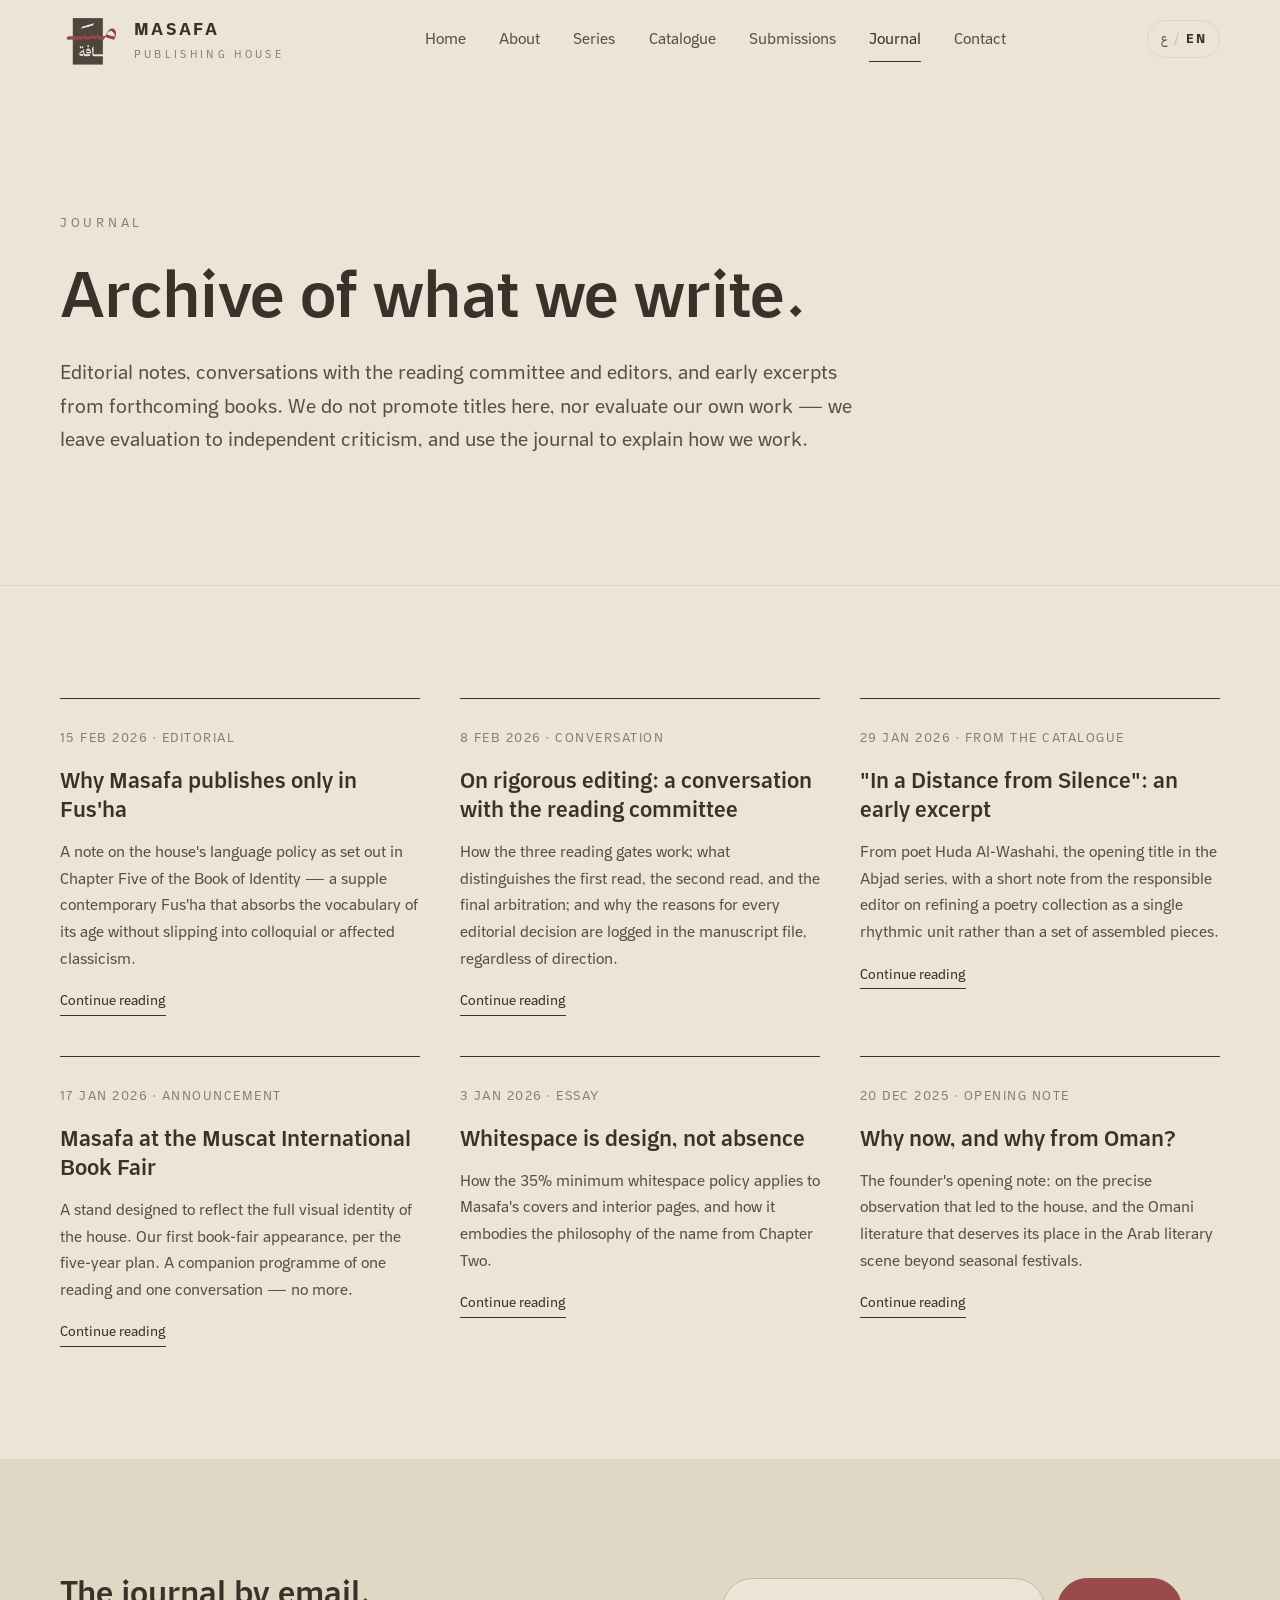
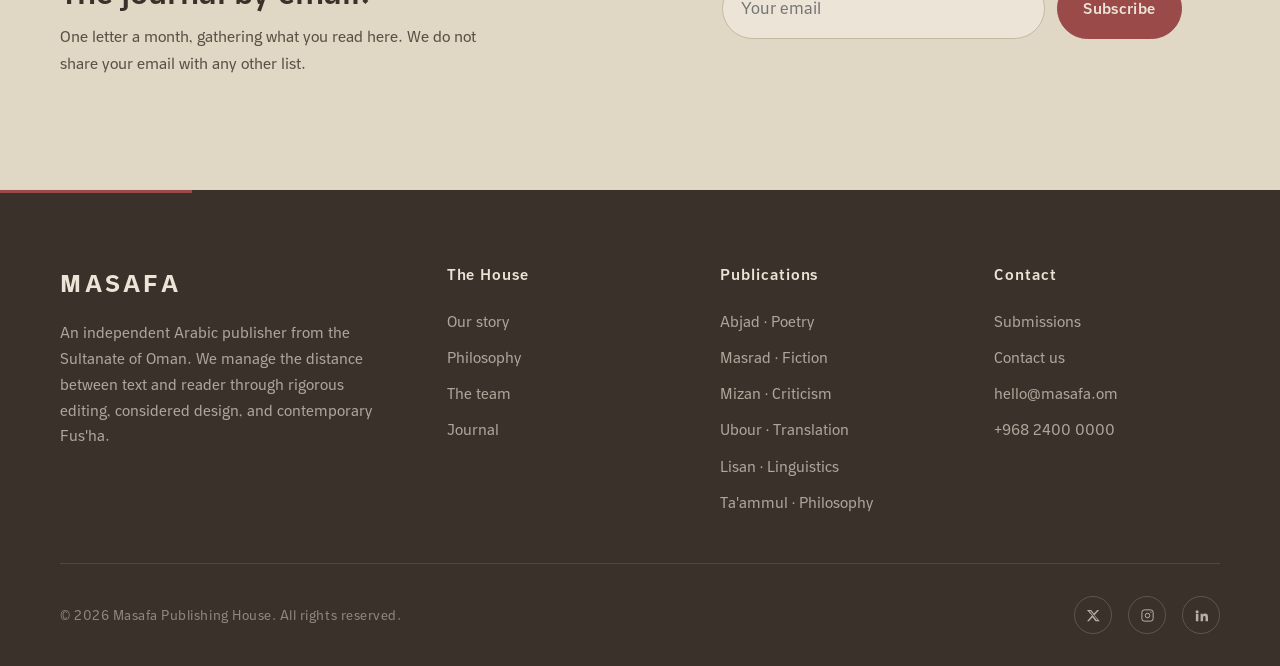
<file: en/journal.html>
<!DOCTYPE html>
<html lang="en" dir="ltr">
<head>
<meta charset="UTF-8">
<meta name="viewport" content="width=device-width, initial-scale=1">
<title>Journal — Masafa Publishing</title>
<meta name="description" content="Editorial notes, conversations, and early excerpts from Masafa Publishing's forthcoming books.">
<link rel="icon" type="image/jpeg" href="../assets/logo-primary.jpg">
<link rel="stylesheet" href="../css/main.css">
</head>
<body>

<header class="site-header">
  <div class="container header-inner">
    <a href="index.html" class="brand">
      <span class="brand-mark" aria-hidden="true"><img src="../assets/logo-primary.png" alt="Masafa"></span>
      <span><span class="brand-name" style="letter-spacing:.16em;">MASAFA</span><span class="brand-name-en">PUBLISHING HOUSE</span></span>
    </a>
    <nav class="primary-nav">
      <a href="index.html" data-nav="index">Home</a>
      <a href="about.html" data-nav="about">About</a>
      <a href="series.html" data-nav="series">Series</a>
      <a href="catalogue.html" data-nav="catalogue">Catalogue</a>
      <a href="submissions.html" data-nav="submissions">Submissions</a>
      <a href="journal.html" data-nav="journal">Journal</a>
      <a href="contact.html" data-nav="contact">Contact</a>
    </nav>
    <div class="header-utils">
      <a href="../journal.html" class="lang-toggle"><span>ع</span><span class="sep">/</span><span class="active">EN</span></a>
      <button class="nav-toggle" aria-label="Open menu" aria-expanded="false"><span class="nav-toggle-bars"></span></button>
    </div>
  </div>
</header>

<section class="page-hero">
  <div class="container">
    <span class="page-hero-eyebrow">Journal</span>
    <h1 class="page-hero-title">Archive of what we write.</h1>
    <p class="page-hero-lede">
      Editorial notes, conversations with the reading committee and editors, and early excerpts from forthcoming books. We do not promote titles here, nor evaluate our own work — we leave evaluation to independent criticism, and use the journal to explain how we work.
    </p>
  </div>
</section>

<section>
  <div class="container">
    <div class="journal-grid">

      <article class="journal-item" data-reveal>
        <span class="journal-date">15 Feb 2026 · <span class="journal-kind">Editorial</span></span>
        <h3 class="journal-title">Why Masafa publishes only in Fus'ha</h3>
        <p class="journal-excerpt">A note on the house's language policy as set out in Chapter Five of the Book of Identity — a supple contemporary Fus'ha that absorbs the vocabulary of its age without slipping into colloquial or affected classicism.</p>
        <a class="readmore" href="#">Continue reading</a>
      </article>

      <article class="journal-item" data-reveal>
        <span class="journal-date">8 Feb 2026 · <span class="journal-kind">Conversation</span></span>
        <h3 class="journal-title">On rigorous editing: a conversation with the reading committee</h3>
        <p class="journal-excerpt">How the three reading gates work; what distinguishes the first read, the second read, and the final arbitration; and why the reasons for every editorial decision are logged in the manuscript file, regardless of direction.</p>
        <a class="readmore" href="#">Continue reading</a>
      </article>

      <article class="journal-item" data-reveal>
        <span class="journal-date">29 Jan 2026 · <span class="journal-kind">From the Catalogue</span></span>
        <h3 class="journal-title">"In a Distance from Silence": an early excerpt</h3>
        <p class="journal-excerpt">From poet Huda Al-Washahi, the opening title in the Abjad series, with a short note from the responsible editor on refining a poetry collection as a single rhythmic unit rather than a set of assembled pieces.</p>
        <a class="readmore" href="#">Continue reading</a>
      </article>

      <article class="journal-item" data-reveal>
        <span class="journal-date">17 Jan 2026 · <span class="journal-kind">Announcement</span></span>
        <h3 class="journal-title">Masafa at the Muscat International Book Fair</h3>
        <p class="journal-excerpt">A stand designed to reflect the full visual identity of the house. Our first book-fair appearance, per the five-year plan. A companion programme of one reading and one conversation — no more.</p>
        <a class="readmore" href="#">Continue reading</a>
      </article>

      <article class="journal-item" data-reveal>
        <span class="journal-date">3 Jan 2026 · <span class="journal-kind">Essay</span></span>
        <h3 class="journal-title">Whitespace is design, not absence</h3>
        <p class="journal-excerpt">How the 35% minimum whitespace policy applies to Masafa's covers and interior pages, and how it embodies the philosophy of the name from Chapter Two.</p>
        <a class="readmore" href="#">Continue reading</a>
      </article>

      <article class="journal-item" data-reveal>
        <span class="journal-date">20 Dec 2025 · <span class="journal-kind">Opening Note</span></span>
        <h3 class="journal-title">Why now, and why from Oman?</h3>
        <p class="journal-excerpt">The founder's opening note: on the precise observation that led to the house, and the Omani literature that deserves its place in the Arab literary scene beyond seasonal festivals.</p>
        <a class="readmore" href="#">Continue reading</a>
      </article>

    </div>
  </div>
</section>

<section class="newsletter">
  <div class="container">
    <div class="newsletter-inner" data-reveal>
      <div>
        <h2 class="newsletter-title">The journal by email.</h2>
        <p class="newsletter-note">One letter a month, gathering what you read here. We do not share your email with any other list.</p>
      </div>
      <div>
        <form class="newsletter-form" autocomplete="off" novalidate>
          <input type="email" name="email" placeholder="Your email" aria-label="Email" required>
          <button type="submit" class="btn btn-primary">Subscribe</button>
        </form>
        <p class="newsletter-msg" aria-live="polite"></p>
      </div>
    </div>
  </div>
</section>

<footer class="site-footer">
  <div class="container">
    <div class="footer-grid">
      <div class="footer-brand"><h3 style="letter-spacing:.16em;">MASAFA</h3><p>An independent Arabic publisher from the Sultanate of Oman. We manage the distance between text and reader through rigorous editing, considered design, and contemporary Fus'ha.</p></div>
      <div class="footer-col"><h4>The House</h4><ul><li><a href="about.html">Our story</a></li><li><a href="about.html#philosophy">Philosophy</a></li><li><a href="about.html#team">The team</a></li><li><a href="journal.html">Journal</a></li></ul></div>
      <div class="footer-col"><h4>Publications</h4><ul><li><a href="series.html#abjad">Abjad · Poetry</a></li><li><a href="series.html#masrad">Masrad · Fiction</a></li><li><a href="series.html#mizan">Mizan · Criticism</a></li><li><a href="series.html#ubour">Ubour · Translation</a></li><li><a href="series.html#lisan">Lisan · Linguistics</a></li><li><a href="series.html#taammul">Ta'ammul · Philosophy</a></li></ul></div>
      <div class="footer-col"><h4>Contact</h4><ul><li><a href="submissions.html">Submissions</a></li><li><a href="contact.html">Contact us</a></li><li><a href="mailto:hello@masafa.om">hello@masafa.om</a></li><li><a href="tel:+96824000000">+968 2400 0000</a></li></ul></div>
    </div>
    <div class="footer-bottom">
      <span>© 2026 Masafa Publishing House. All rights reserved.</span>
      <ul class="social-list">
        <li><a href="#" aria-label="X"><svg viewBox="0 0 24 24" fill="currentColor"><path d="M18 3h3l-7.5 8.6L22 21h-6.8l-4.9-6.2L4.6 21H1.6l8-9.2L1.4 3h6.9l4.4 5.7L18 3zm-1.2 16h1.7L7.3 4.9H5.5L16.8 19z"/></svg></a></li>
        <li><a href="#" aria-label="Instagram"><svg viewBox="0 0 24 24" fill="none" stroke="currentColor" stroke-width="1.6"><rect x="3" y="3" width="18" height="18" rx="4"/><circle cx="12" cy="12" r="3.6"/><circle cx="17.4" cy="6.6" r="1" fill="currentColor" stroke="none"/></svg></a></li>
        <li><a href="#" aria-label="LinkedIn"><svg viewBox="0 0 24 24" fill="currentColor"><path d="M4.98 3.5a2.5 2.5 0 1 1 0 5 2.5 2.5 0 0 1 0-5zM3 9h4v12H3zM10 9h3.8v1.7h.06c.53-1 1.83-2.05 3.77-2.05 4.03 0 4.77 2.65 4.77 6.1V21h-4v-5.4c0-1.29-.02-2.94-1.8-2.94-1.8 0-2.07 1.4-2.07 2.85V21h-4V9z"/></svg></a></li>
      </ul>
    </div>
  </div>
</footer>

<script src="../js/main.js"></script>
</body>
</html>
</file>
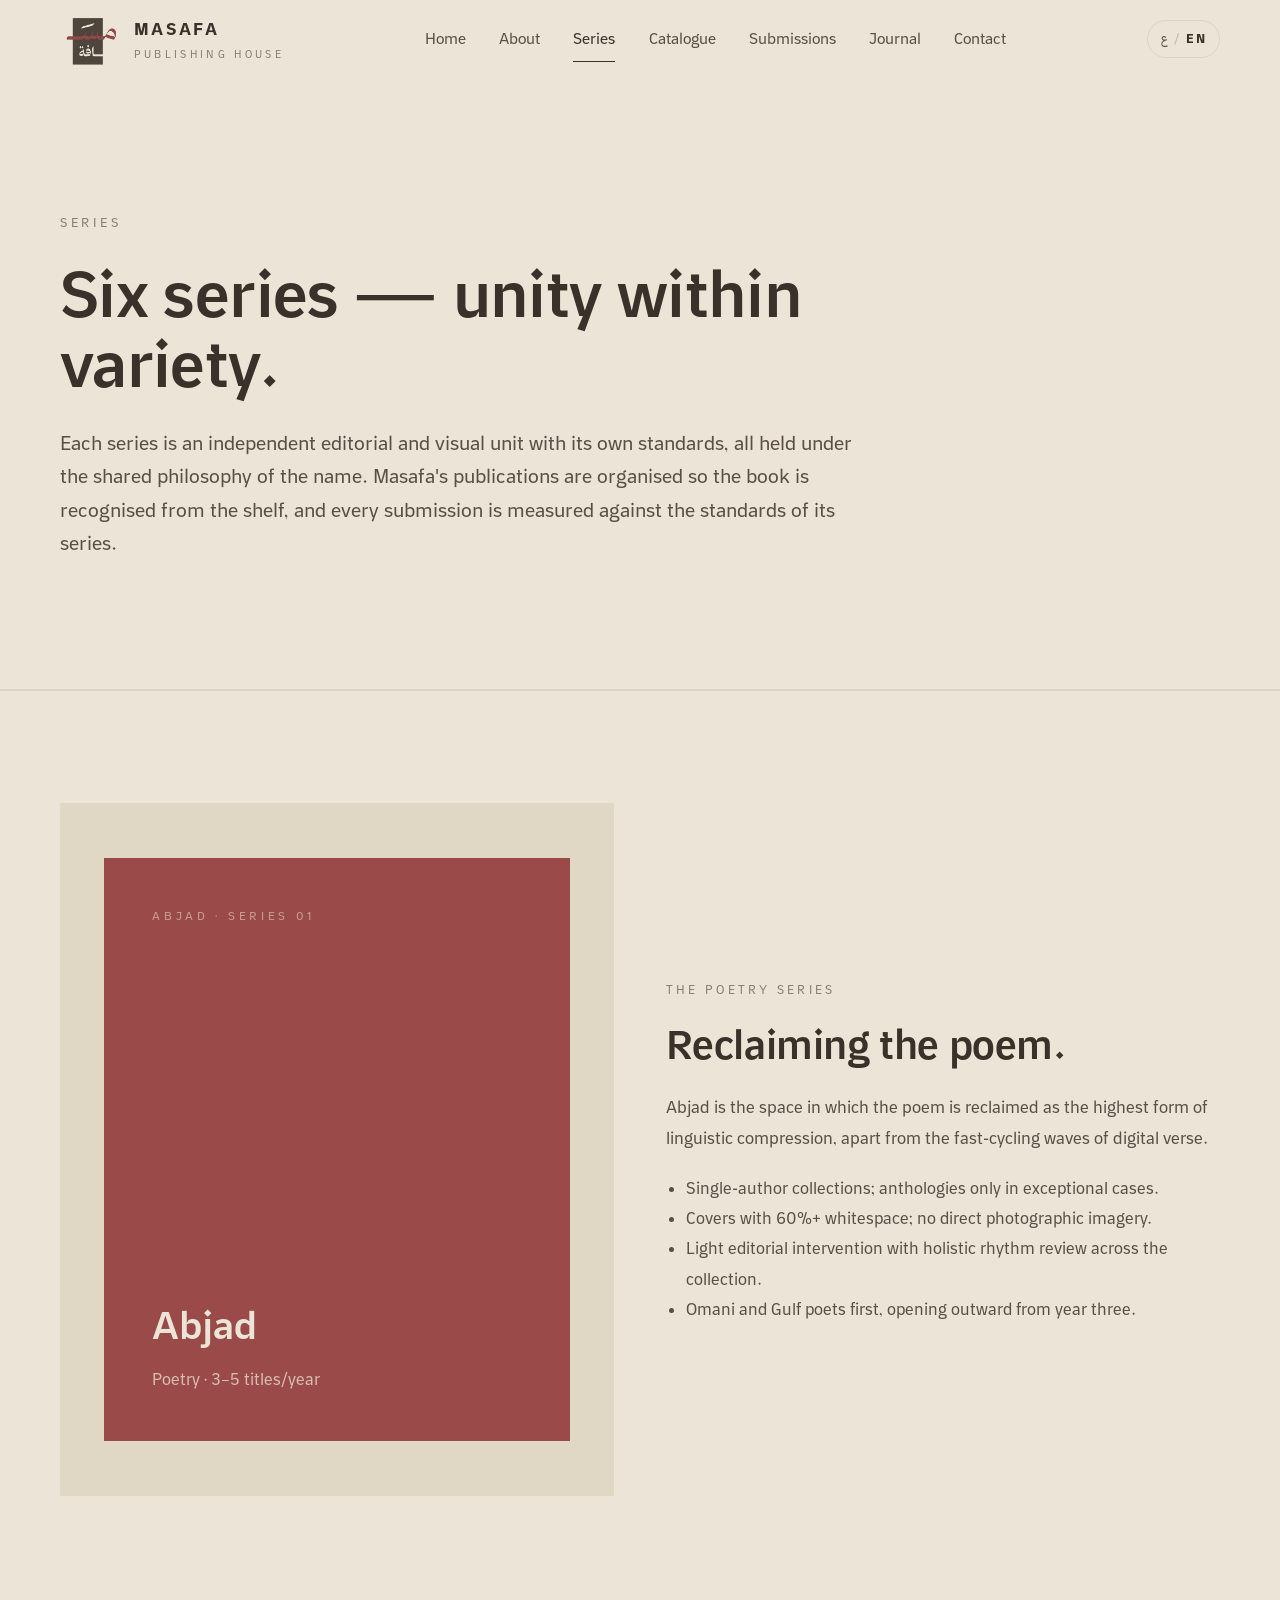
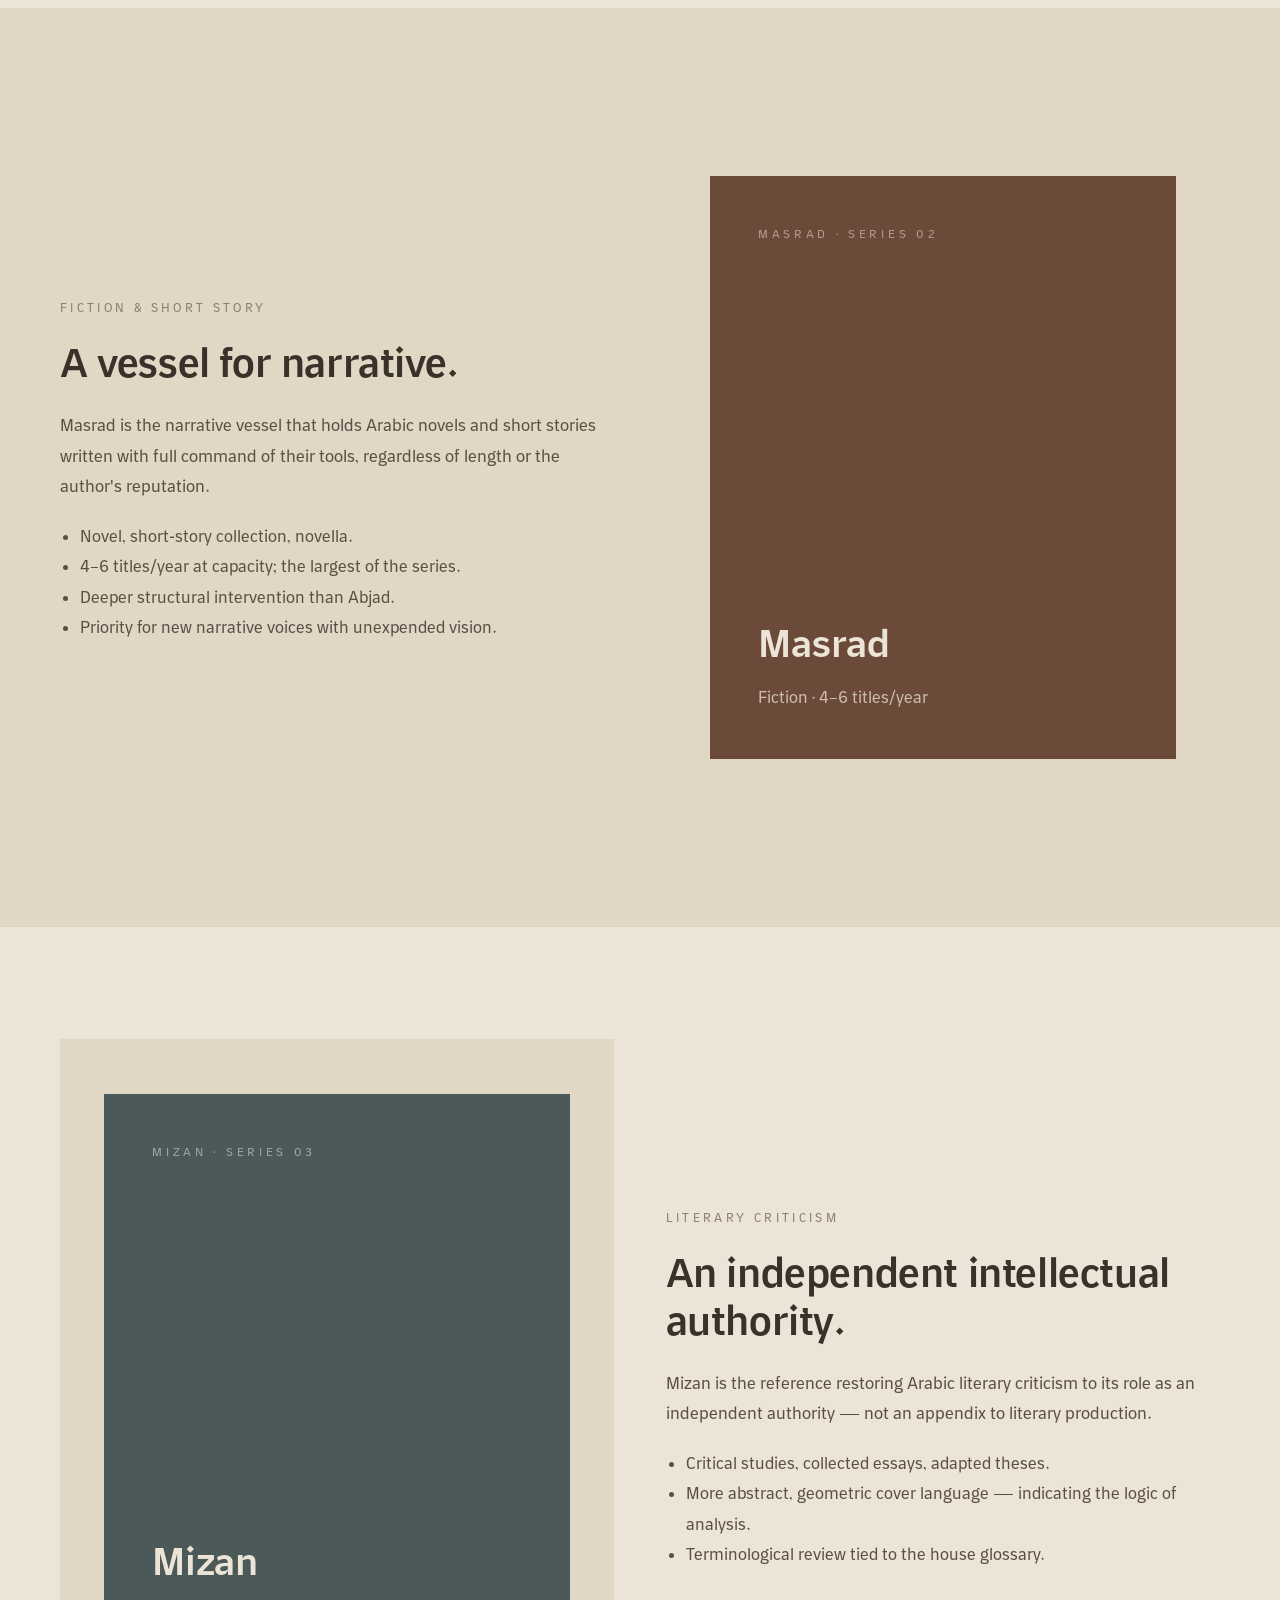
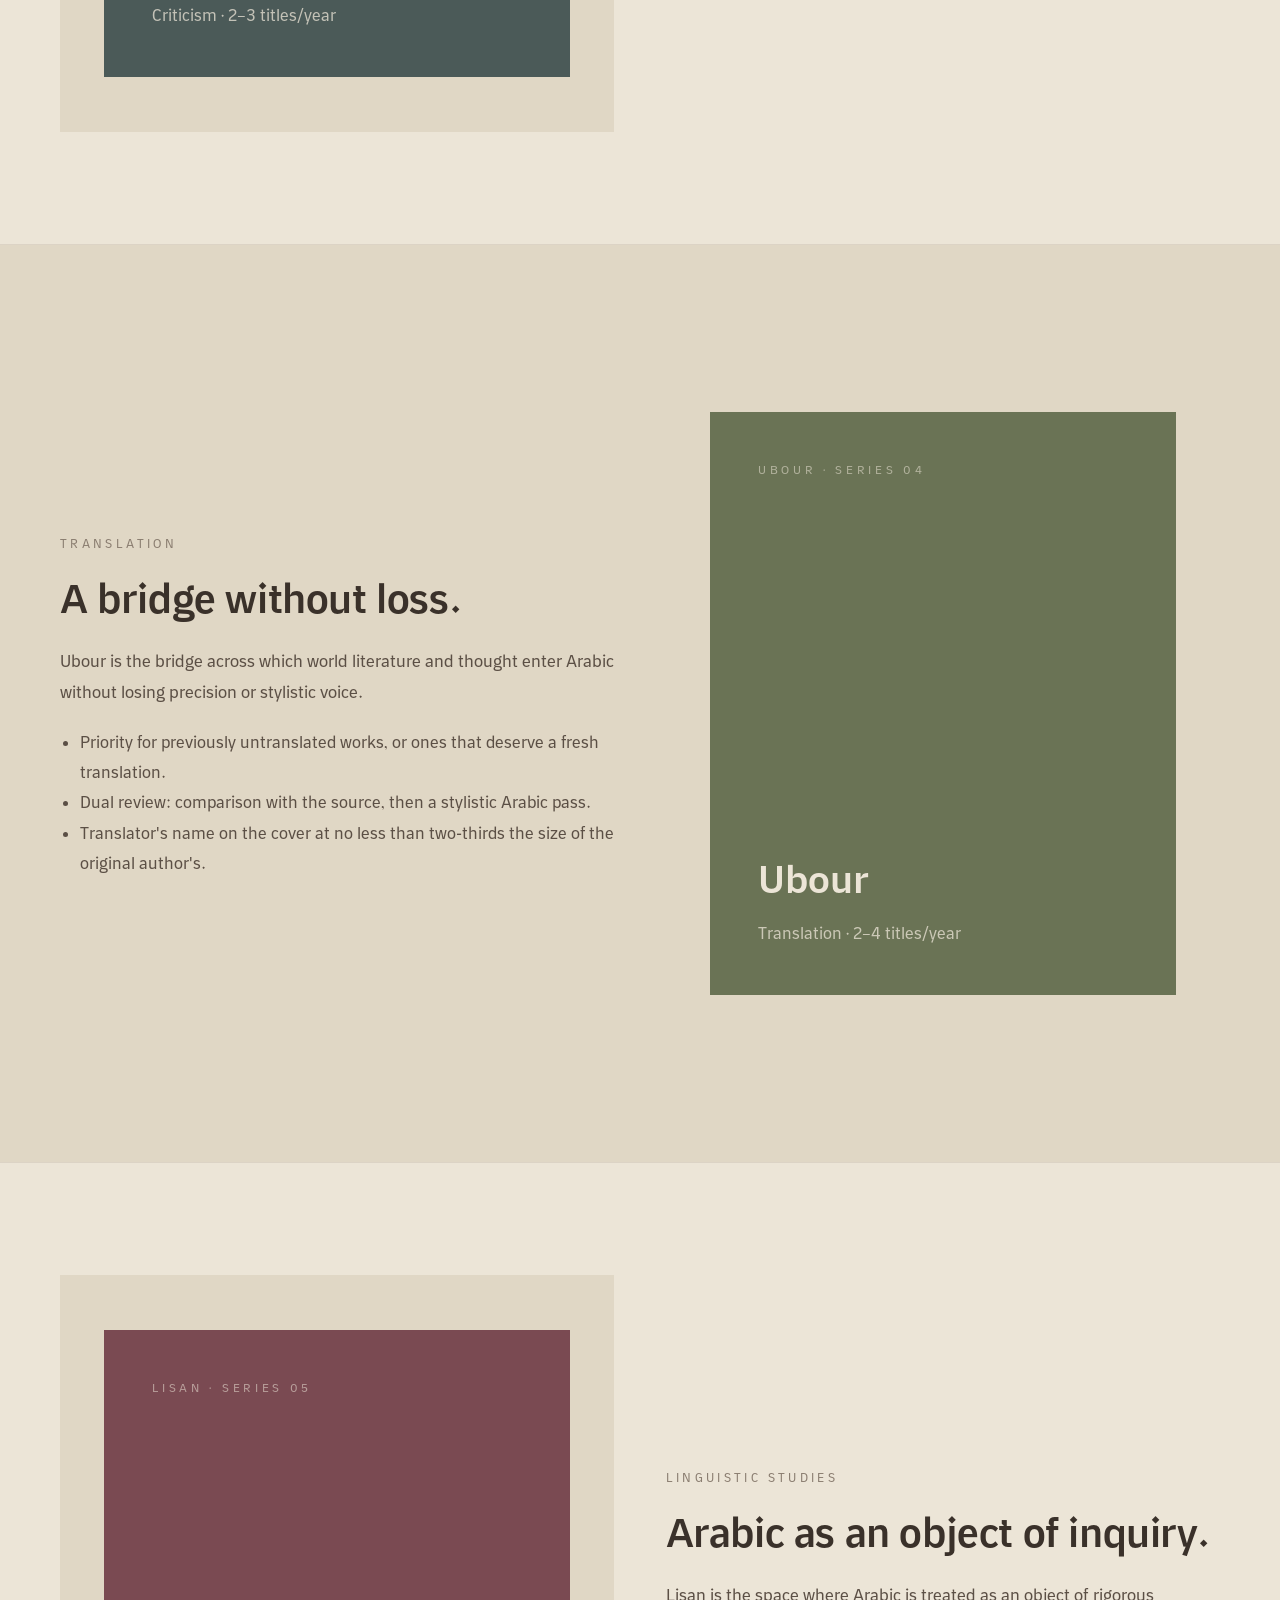
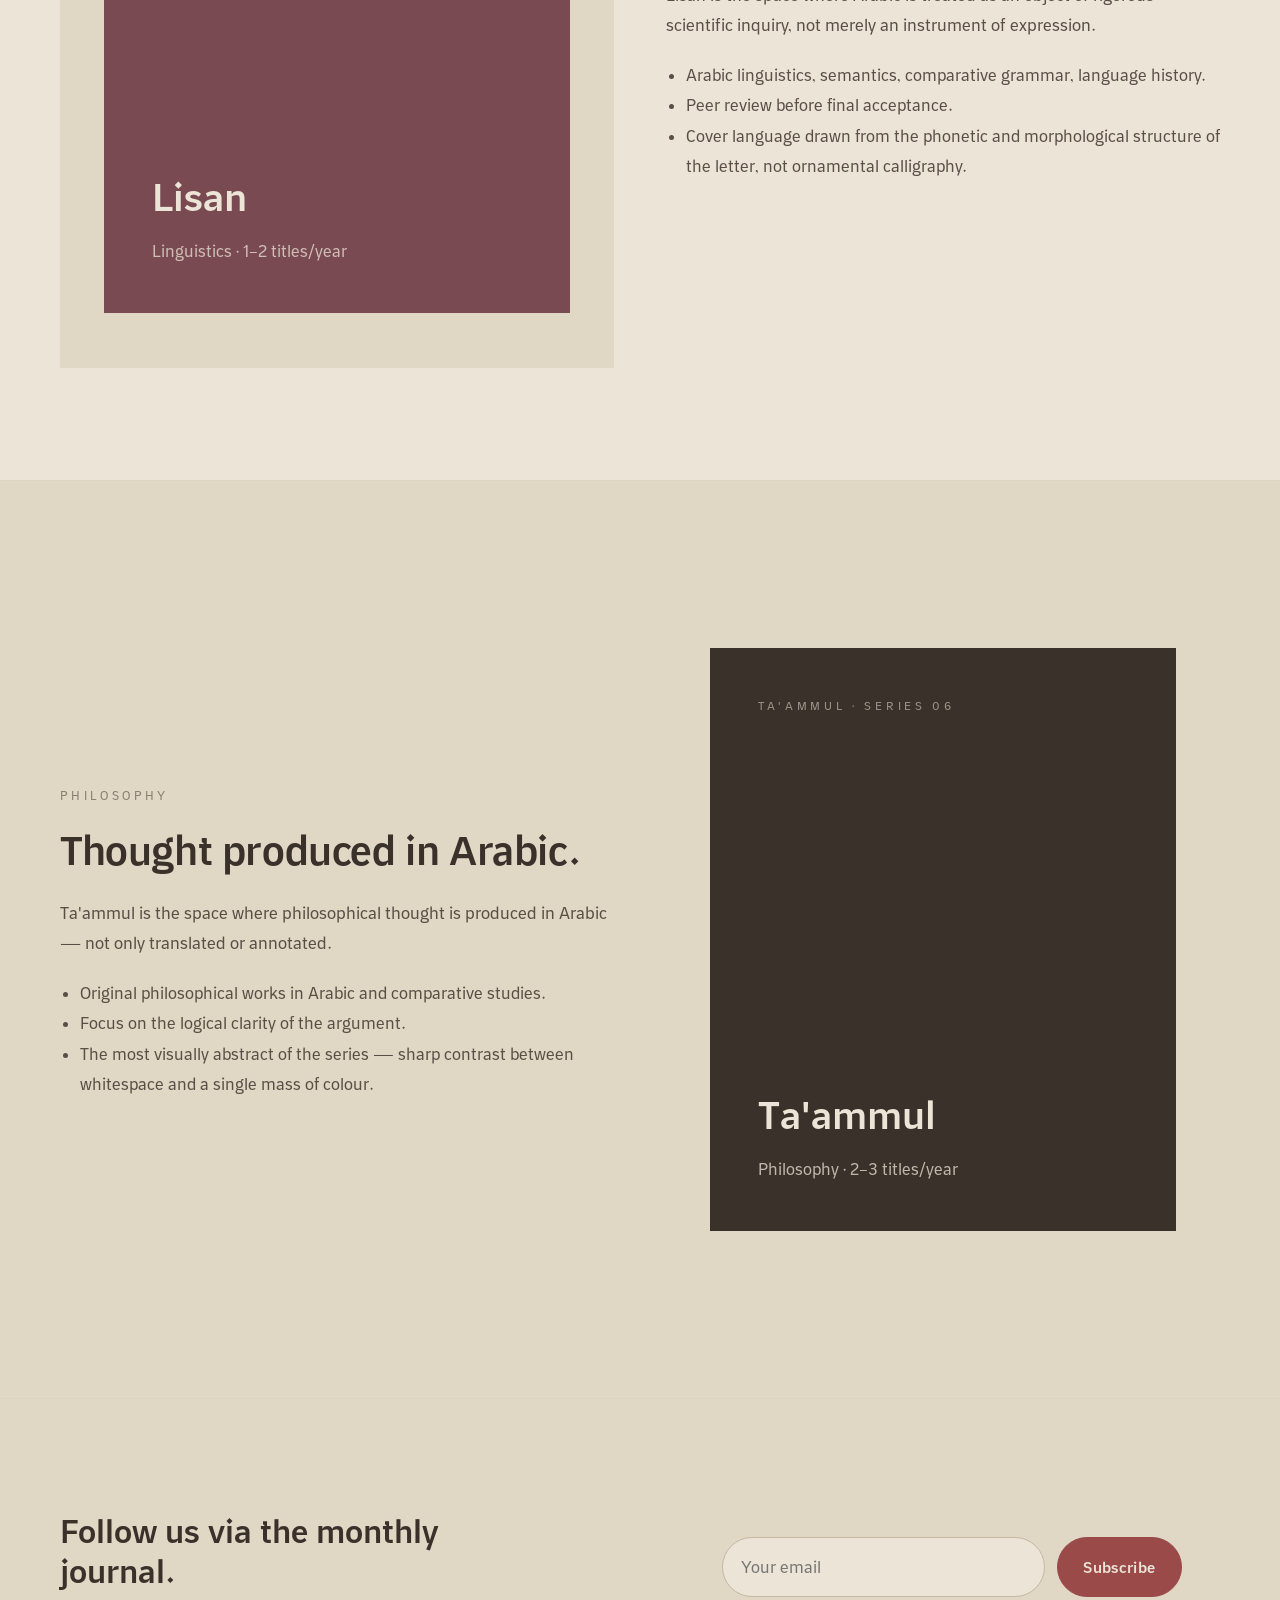
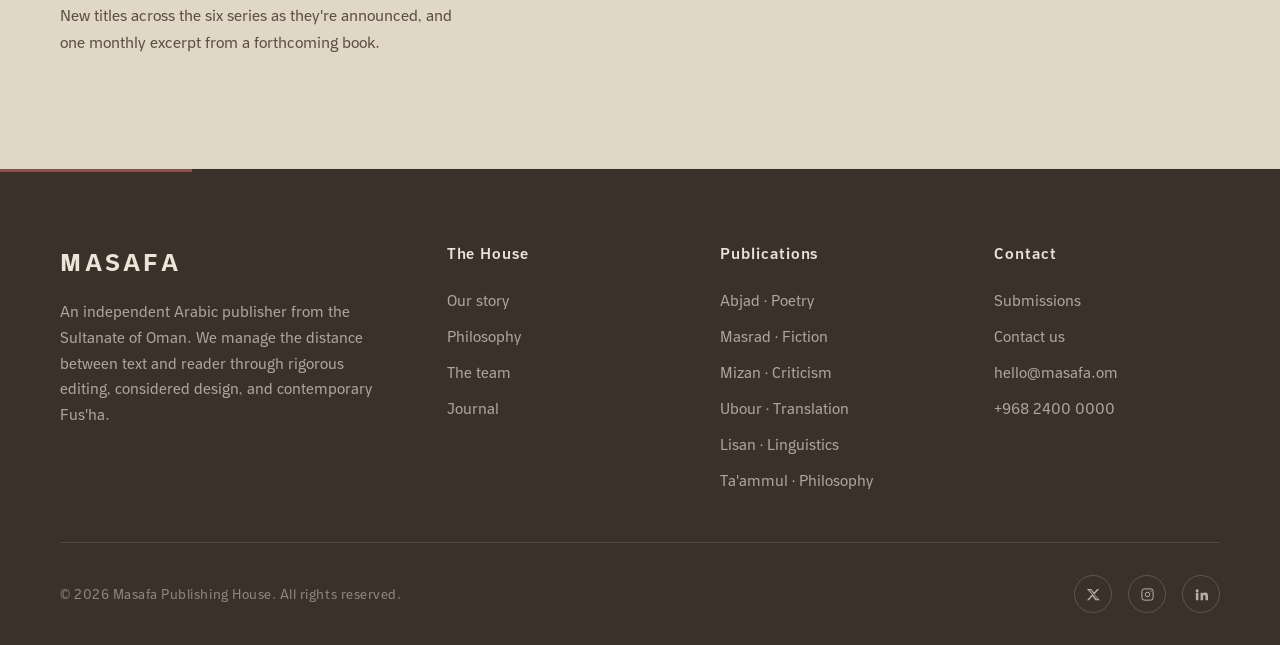
<file: en/series.html>
<!DOCTYPE html>
<html lang="en" dir="ltr">
<head>
<meta charset="UTF-8">
<meta name="viewport" content="width=device-width, initial-scale=1">
<title>The Six Series — Masafa Publishing</title>
<meta name="description" content="Masafa's six editorial series: Abjad (poetry), Masrad (fiction), Mizan (criticism), Ubour (translation), Lisan (linguistics), and Ta'ammul (philosophy).">
<link rel="icon" type="image/jpeg" href="../assets/logo-primary.jpg">
<link rel="stylesheet" href="../css/main.css">
</head>
<body>

<header class="site-header">
  <div class="container header-inner">
    <a href="index.html" class="brand">
      <span class="brand-mark" aria-hidden="true"><img src="../assets/logo-primary.png" alt="Masafa"></span>
      <span><span class="brand-name" style="letter-spacing:.16em;">MASAFA</span><span class="brand-name-en">PUBLISHING HOUSE</span></span>
    </a>
    <nav class="primary-nav">
      <a href="index.html" data-nav="index">Home</a>
      <a href="about.html" data-nav="about">About</a>
      <a href="series.html" data-nav="series">Series</a>
      <a href="catalogue.html" data-nav="catalogue">Catalogue</a>
      <a href="submissions.html" data-nav="submissions">Submissions</a>
      <a href="journal.html" data-nav="journal">Journal</a>
      <a href="contact.html" data-nav="contact">Contact</a>
    </nav>
    <div class="header-utils">
      <a href="../series.html" class="lang-toggle"><span>ع</span><span class="sep">/</span><span class="active">EN</span></a>
      <button class="nav-toggle" aria-label="Open menu" aria-expanded="false"><span class="nav-toggle-bars"></span></button>
    </div>
  </div>
</header>

<section class="page-hero">
  <div class="container">
    <span class="page-hero-eyebrow">Series</span>
    <h1 class="page-hero-title">Six series — unity within variety.</h1>
    <p class="page-hero-lede">
      Each series is an independent editorial and visual unit with its own standards, all held under the shared philosophy of the name. Masafa's publications are organised so the book is recognised from the shelf, and every submission is measured against the standards of its series.
    </p>
  </div>
</section>

<section id="abjad" style="border-top: 1px solid var(--line);">
  <div class="container">
    <div class="feature-split" data-reveal>
      <div class="feature-split-media">
        <div class="plate" style="background: var(--abjad);">
          <span class="plate-mark">ABJAD · SERIES 01</span>
          <div><h3 class="plate-title">Abjad</h3><p style="opacity:.75; margin-top:1rem;">Poetry · 3–5 titles/year</p></div>
        </div>
      </div>
      <div class="feature-split-body">
        <span class="eyebrow">The Poetry Series</span>
        <h2>Reclaiming the poem.</h2>
        <p>Abjad is the space in which the poem is reclaimed as the highest form of linguistic compression, apart from the fast-cycling waves of digital verse.</p>
        <ul style="margin-top:1.25rem; padding-left:1.25rem; color:var(--ink-soft); line-height:1.9;">
          <li>Single-author collections; anthologies only in exceptional cases.</li>
          <li>Covers with 60%+ whitespace; no direct photographic imagery.</li>
          <li>Light editorial intervention with holistic rhythm review across the collection.</li>
          <li>Omani and Gulf poets first, opening outward from year three.</li>
        </ul>
      </div>
    </div>
  </div>
</section>

<section id="masrad" style="background: var(--surface-alt); border-block: 1px solid var(--line);">
  <div class="container">
    <div class="feature-split" data-reveal>
      <div class="feature-split-body">
        <span class="eyebrow">Fiction &amp; Short Story</span>
        <h2>A vessel for narrative.</h2>
        <p>Masrad is the narrative vessel that holds Arabic novels and short stories written with full command of their tools, regardless of length or the author's reputation.</p>
        <ul style="margin-top:1.25rem; padding-left:1.25rem; color:var(--ink-soft); line-height:1.9;">
          <li>Novel, short-story collection, novella.</li>
          <li>4–6 titles/year at capacity; the largest of the series.</li>
          <li>Deeper structural intervention than Abjad.</li>
          <li>Priority for new narrative voices with unexpended vision.</li>
        </ul>
      </div>
      <div class="feature-split-media">
        <div class="plate" style="background: var(--masrad);">
          <span class="plate-mark">MASRAD · SERIES 02</span>
          <div><h3 class="plate-title">Masrad</h3><p style="opacity:.75; margin-top:1rem;">Fiction · 4–6 titles/year</p></div>
        </div>
      </div>
    </div>
  </div>
</section>

<section id="mizan">
  <div class="container">
    <div class="feature-split" data-reveal>
      <div class="feature-split-media">
        <div class="plate" style="background: var(--mizan);">
          <span class="plate-mark">MIZAN · SERIES 03</span>
          <div><h3 class="plate-title">Mizan</h3><p style="opacity:.75; margin-top:1rem;">Criticism · 2–3 titles/year</p></div>
        </div>
      </div>
      <div class="feature-split-body">
        <span class="eyebrow">Literary Criticism</span>
        <h2>An independent intellectual authority.</h2>
        <p>Mizan is the reference restoring Arabic literary criticism to its role as an independent authority — not an appendix to literary production.</p>
        <ul style="margin-top:1.25rem; padding-left:1.25rem; color:var(--ink-soft); line-height:1.9;">
          <li>Critical studies, collected essays, adapted theses.</li>
          <li>More abstract, geometric cover language — indicating the logic of analysis.</li>
          <li>Terminological review tied to the house glossary.</li>
        </ul>
      </div>
    </div>
  </div>
</section>

<section id="ubour" style="background: var(--surface-alt); border-block: 1px solid var(--line);">
  <div class="container">
    <div class="feature-split" data-reveal>
      <div class="feature-split-body">
        <span class="eyebrow">Translation</span>
        <h2>A bridge without loss.</h2>
        <p>Ubour is the bridge across which world literature and thought enter Arabic without losing precision or stylistic voice.</p>
        <ul style="margin-top:1.25rem; padding-left:1.25rem; color:var(--ink-soft); line-height:1.9;">
          <li>Priority for previously untranslated works, or ones that deserve a fresh translation.</li>
          <li>Dual review: comparison with the source, then a stylistic Arabic pass.</li>
          <li>Translator's name on the cover at no less than two-thirds the size of the original author's.</li>
        </ul>
      </div>
      <div class="feature-split-media">
        <div class="plate" style="background: var(--ubour);">
          <span class="plate-mark">UBOUR · SERIES 04</span>
          <div><h3 class="plate-title">Ubour</h3><p style="opacity:.75; margin-top:1rem;">Translation · 2–4 titles/year</p></div>
        </div>
      </div>
    </div>
  </div>
</section>

<section id="lisan">
  <div class="container">
    <div class="feature-split" data-reveal>
      <div class="feature-split-media">
        <div class="plate" style="background: var(--lisan);">
          <span class="plate-mark">LISAN · SERIES 05</span>
          <div><h3 class="plate-title">Lisan</h3><p style="opacity:.75; margin-top:1rem;">Linguistics · 1–2 titles/year</p></div>
        </div>
      </div>
      <div class="feature-split-body">
        <span class="eyebrow">Linguistic Studies</span>
        <h2>Arabic as an object of inquiry.</h2>
        <p>Lisan is the space where Arabic is treated as an object of rigorous scientific inquiry, not merely an instrument of expression.</p>
        <ul style="margin-top:1.25rem; padding-left:1.25rem; color:var(--ink-soft); line-height:1.9;">
          <li>Arabic linguistics, semantics, comparative grammar, language history.</li>
          <li>Peer review before final acceptance.</li>
          <li>Cover language drawn from the phonetic and morphological structure of the letter, not ornamental calligraphy.</li>
        </ul>
      </div>
    </div>
  </div>
</section>

<section id="taammul" style="background: var(--surface-alt); border-top: 1px solid var(--line);">
  <div class="container">
    <div class="feature-split" data-reveal>
      <div class="feature-split-body">
        <span class="eyebrow">Philosophy</span>
        <h2>Thought produced in Arabic.</h2>
        <p>Ta'ammul is the space where philosophical thought is produced in Arabic — not only translated or annotated.</p>
        <ul style="margin-top:1.25rem; padding-left:1.25rem; color:var(--ink-soft); line-height:1.9;">
          <li>Original philosophical works in Arabic and comparative studies.</li>
          <li>Focus on the logical clarity of the argument.</li>
          <li>The most visually abstract of the series — sharp contrast between whitespace and a single mass of colour.</li>
        </ul>
      </div>
      <div class="feature-split-media">
        <div class="plate" style="background: var(--taammul);">
          <span class="plate-mark">TA'AMMUL · SERIES 06</span>
          <div><h3 class="plate-title">Ta'ammul</h3><p style="opacity:.75; margin-top:1rem;">Philosophy · 2–3 titles/year</p></div>
        </div>
      </div>
    </div>
  </div>
</section>

<section class="newsletter">
  <div class="container">
    <div class="newsletter-inner" data-reveal>
      <div>
        <h2 class="newsletter-title">Follow us via the monthly journal.</h2>
        <p class="newsletter-note">New titles across the six series as they're announced, and one monthly excerpt from a forthcoming book.</p>
      </div>
      <div>
        <form class="newsletter-form" autocomplete="off" novalidate>
          <input type="email" name="email" placeholder="Your email" aria-label="Email" required>
          <button type="submit" class="btn btn-primary">Subscribe</button>
        </form>
        <p class="newsletter-msg" aria-live="polite"></p>
      </div>
    </div>
  </div>
</section>

<footer class="site-footer">
  <div class="container">
    <div class="footer-grid">
      <div class="footer-brand"><h3 style="letter-spacing:.16em;">MASAFA</h3><p>An independent Arabic publisher from the Sultanate of Oman. We manage the distance between text and reader through rigorous editing, considered design, and contemporary Fus'ha.</p></div>
      <div class="footer-col"><h4>The House</h4><ul><li><a href="about.html">Our story</a></li><li><a href="about.html#philosophy">Philosophy</a></li><li><a href="about.html#team">The team</a></li><li><a href="journal.html">Journal</a></li></ul></div>
      <div class="footer-col"><h4>Publications</h4><ul><li><a href="series.html#abjad">Abjad · Poetry</a></li><li><a href="series.html#masrad">Masrad · Fiction</a></li><li><a href="series.html#mizan">Mizan · Criticism</a></li><li><a href="series.html#ubour">Ubour · Translation</a></li><li><a href="series.html#lisan">Lisan · Linguistics</a></li><li><a href="series.html#taammul">Ta'ammul · Philosophy</a></li></ul></div>
      <div class="footer-col"><h4>Contact</h4><ul><li><a href="submissions.html">Submissions</a></li><li><a href="contact.html">Contact us</a></li><li><a href="mailto:hello@masafa.om">hello@masafa.om</a></li><li><a href="tel:+96824000000">+968 2400 0000</a></li></ul></div>
    </div>
    <div class="footer-bottom">
      <span>© 2026 Masafa Publishing House. All rights reserved.</span>
      <ul class="social-list">
        <li><a href="#" aria-label="X"><svg viewBox="0 0 24 24" fill="currentColor"><path d="M18 3h3l-7.5 8.6L22 21h-6.8l-4.9-6.2L4.6 21H1.6l8-9.2L1.4 3h6.9l4.4 5.7L18 3zm-1.2 16h1.7L7.3 4.9H5.5L16.8 19z"/></svg></a></li>
        <li><a href="#" aria-label="Instagram"><svg viewBox="0 0 24 24" fill="none" stroke="currentColor" stroke-width="1.6"><rect x="3" y="3" width="18" height="18" rx="4"/><circle cx="12" cy="12" r="3.6"/><circle cx="17.4" cy="6.6" r="1" fill="currentColor" stroke="none"/></svg></a></li>
        <li><a href="#" aria-label="LinkedIn"><svg viewBox="0 0 24 24" fill="currentColor"><path d="M4.98 3.5a2.5 2.5 0 1 1 0 5 2.5 2.5 0 0 1 0-5zM3 9h4v12H3zM10 9h3.8v1.7h.06c.53-1 1.83-2.05 3.77-2.05 4.03 0 4.77 2.65 4.77 6.1V21h-4v-5.4c0-1.29-.02-2.94-1.8-2.94-1.8 0-2.07 1.4-2.07 2.85V21h-4V9z"/></svg></a></li>
      </ul>
    </div>
  </div>
</footer>

<script src="../js/main.js"></script>
</body>
</html>
</file>
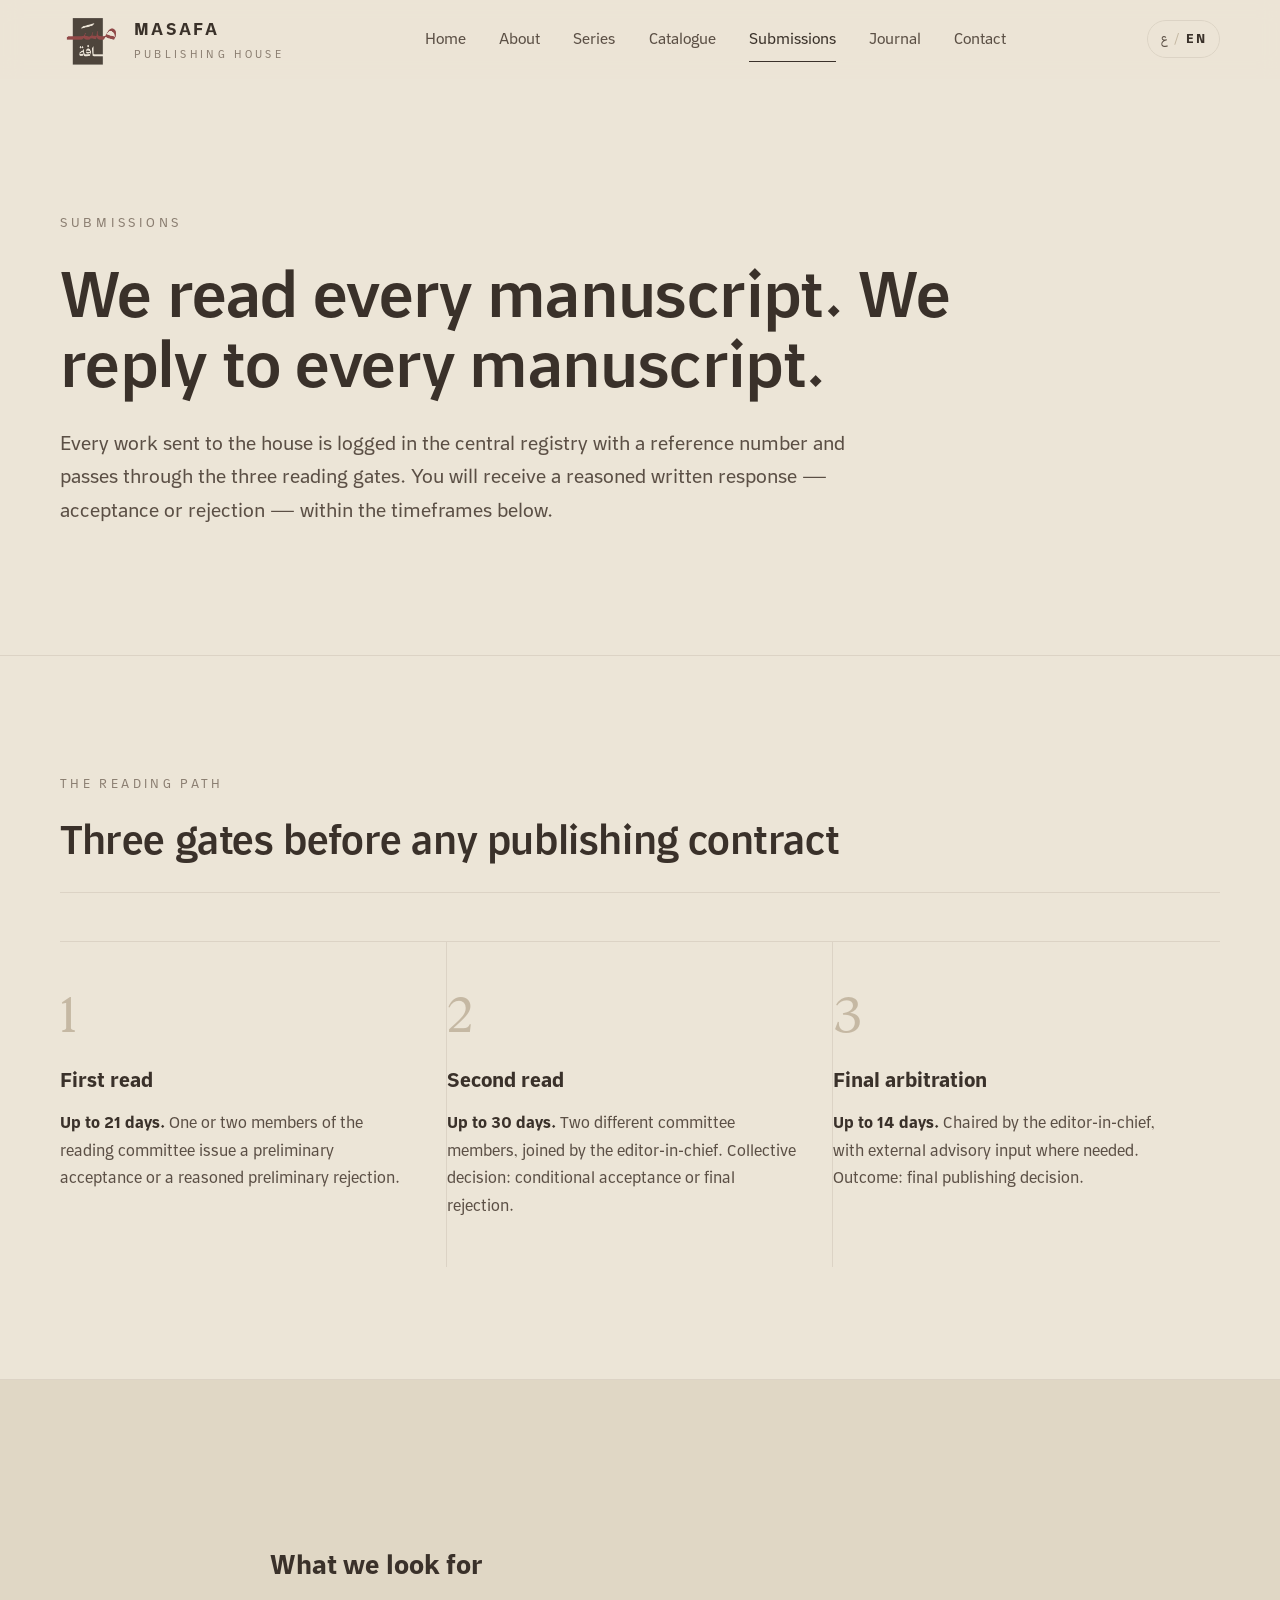
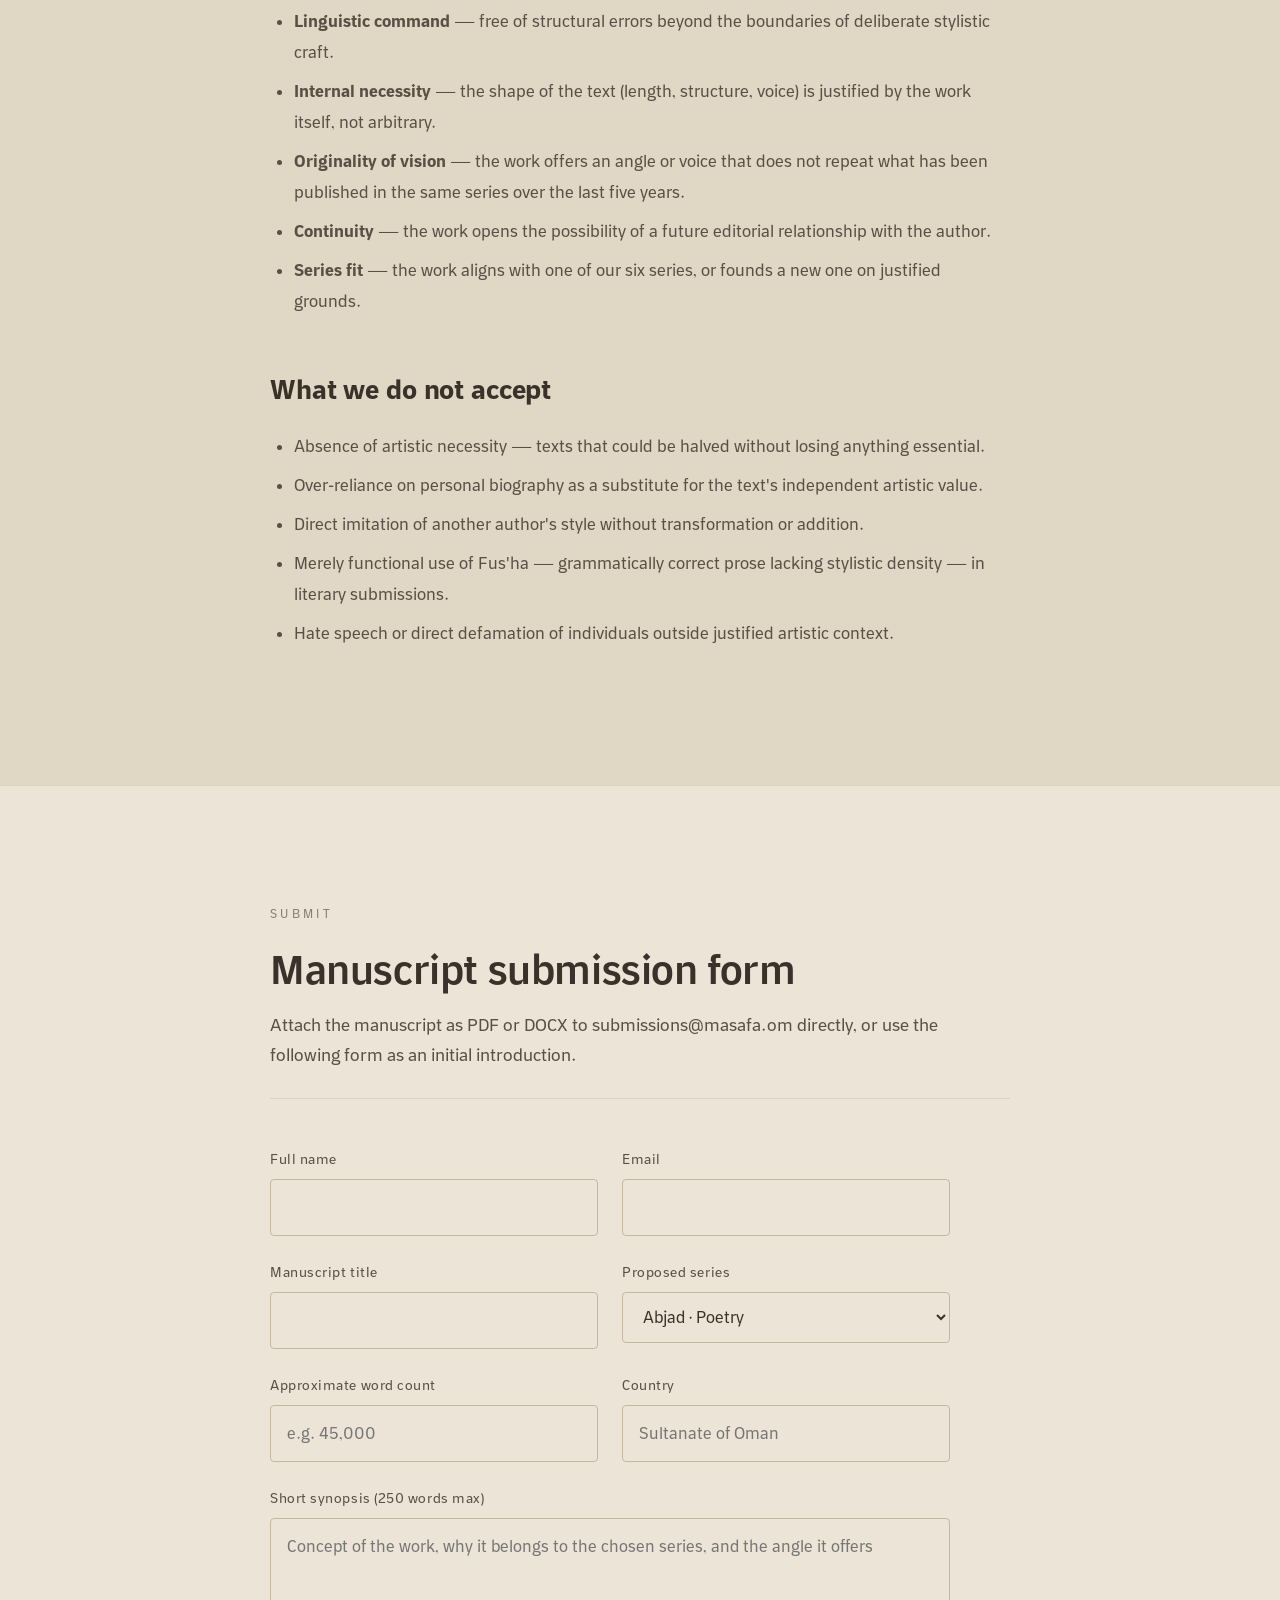
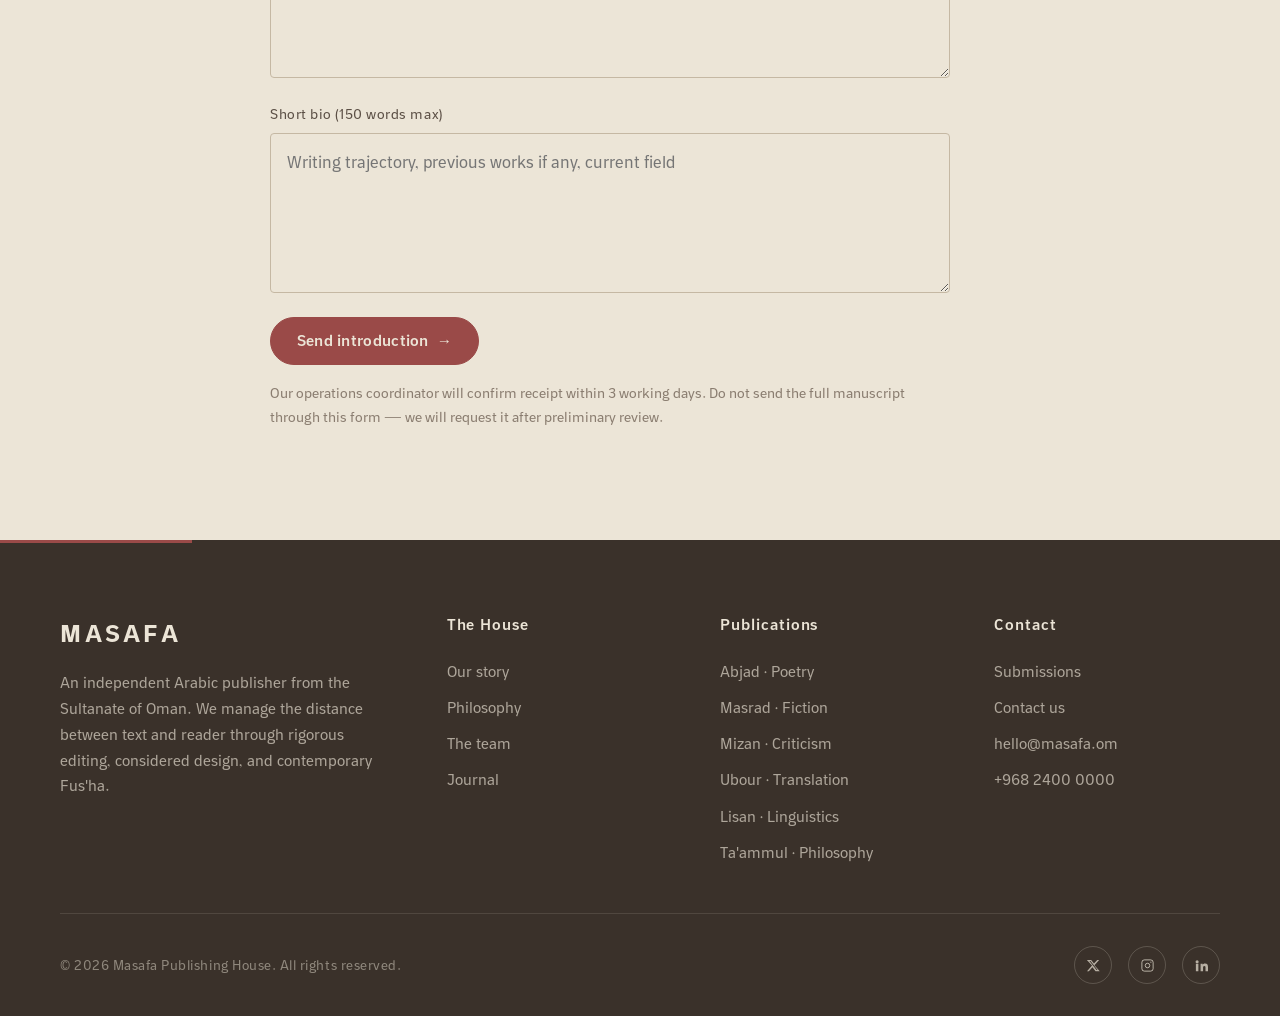
<file: en/submissions.html>
<!DOCTYPE html>
<html lang="en" dir="ltr">
<head>
<meta charset="UTF-8">
<meta name="viewport" content="width=device-width, initial-scale=1">
<title>Submissions — Masafa Publishing</title>
<meta name="description" content="How to submit a manuscript to Masafa Publishing House — the three reading gates, criteria, timelines, and the submission form.">
<link rel="icon" type="image/jpeg" href="../assets/logo-primary.jpg">
<link rel="stylesheet" href="../css/main.css">
</head>
<body>

<header class="site-header">
  <div class="container header-inner">
    <a href="index.html" class="brand">
      <span class="brand-mark" aria-hidden="true"><img src="../assets/logo-primary.png" alt="Masafa"></span>
      <span><span class="brand-name" style="letter-spacing:.16em;">MASAFA</span><span class="brand-name-en">PUBLISHING HOUSE</span></span>
    </a>
    <nav class="primary-nav">
      <a href="index.html" data-nav="index">Home</a>
      <a href="about.html" data-nav="about">About</a>
      <a href="series.html" data-nav="series">Series</a>
      <a href="catalogue.html" data-nav="catalogue">Catalogue</a>
      <a href="submissions.html" data-nav="submissions">Submissions</a>
      <a href="journal.html" data-nav="journal">Journal</a>
      <a href="contact.html" data-nav="contact">Contact</a>
    </nav>
    <div class="header-utils">
      <a href="../submissions.html" class="lang-toggle"><span>ع</span><span class="sep">/</span><span class="active">EN</span></a>
      <button class="nav-toggle" aria-label="Open menu" aria-expanded="false"><span class="nav-toggle-bars"></span></button>
    </div>
  </div>
</header>

<section class="page-hero">
  <div class="container">
    <span class="page-hero-eyebrow">Submissions</span>
    <h1 class="page-hero-title">We read every manuscript. We reply to every manuscript.</h1>
    <p class="page-hero-lede">
      Every work sent to the house is logged in the central registry with a reference number and passes through the three reading gates. You will receive a reasoned written response — acceptance or rejection — within the timeframes below.
    </p>
  </div>
</section>

<section>
  <div class="container">
    <header class="section-head" data-reveal>
      <div>
        <span class="eyebrow">The Reading Path</span>
        <h2 class="section-title">Three gates before any publishing contract</h2>
      </div>
    </header>

    <div class="pillars" data-reveal>
      <div class="pillar">
        <div class="pillar-num">1</div>
        <h3 class="pillar-title">First read</h3>
        <p class="pillar-body"><strong style="color:var(--ink)">Up to 21 days.</strong> One or two members of the reading committee issue a preliminary acceptance or a reasoned preliminary rejection.</p>
      </div>
      <div class="pillar">
        <div class="pillar-num">2</div>
        <h3 class="pillar-title">Second read</h3>
        <p class="pillar-body"><strong style="color:var(--ink)">Up to 30 days.</strong> Two different committee members, joined by the editor-in-chief. Collective decision: conditional acceptance or final rejection.</p>
      </div>
      <div class="pillar">
        <div class="pillar-num">3</div>
        <h3 class="pillar-title">Final arbitration</h3>
        <p class="pillar-body"><strong style="color:var(--ink)">Up to 14 days.</strong> Chaired by the editor-in-chief, with external advisory input where needed. Outcome: final publishing decision.</p>
      </div>
    </div>
  </div>
</section>

<section style="background: var(--surface-alt); border-block: 1px solid var(--line);">
  <div class="container-narrow" data-reveal>
    <div class="prose">
      <h2>What we look for</h2>
      <ul>
        <li><strong>Linguistic command</strong> — free of structural errors beyond the boundaries of deliberate stylistic craft.</li>
        <li><strong>Internal necessity</strong> — the shape of the text (length, structure, voice) is justified by the work itself, not arbitrary.</li>
        <li><strong>Originality of vision</strong> — the work offers an angle or voice that does not repeat what has been published in the same series over the last five years.</li>
        <li><strong>Continuity</strong> — the work opens the possibility of a future editorial relationship with the author.</li>
        <li><strong>Series fit</strong> — the work aligns with one of our six series, or founds a new one on justified grounds.</li>
      </ul>

      <h2>What we do not accept</h2>
      <ul>
        <li>Absence of artistic necessity — texts that could be halved without losing anything essential.</li>
        <li>Over-reliance on personal biography as a substitute for the text's independent artistic value.</li>
        <li>Direct imitation of another author's style without transformation or addition.</li>
        <li>Merely functional use of Fus'ha — grammatically correct prose lacking stylistic density — in literary submissions.</li>
        <li>Hate speech or direct defamation of individuals outside justified artistic context.</li>
      </ul>
    </div>
  </div>
</section>

<section>
  <div class="container-narrow">
    <header class="section-head" data-reveal>
      <div>
        <span class="eyebrow">Submit</span>
        <h2 class="section-title">Manuscript submission form</h2>
        <p class="section-lede">Attach the manuscript as PDF or DOCX to submissions@masafa.om directly, or use the following form as an initial introduction.</p>
      </div>
    </header>

    <form class="form-block" data-form data-reveal autocomplete="off" novalidate>
      <div class="form-row">
        <div class="field"><label for="name">Full name</label><input type="text" id="name" name="name" required></div>
        <div class="field"><label for="email">Email</label><input type="email" id="email" name="email" required></div>
      </div>
      <div class="form-row">
        <div class="field"><label for="title">Manuscript title</label><input type="text" id="title" name="title" required></div>
        <div class="field">
          <label for="series">Proposed series</label>
          <select id="series" name="series">
            <option value="abjad">Abjad · Poetry</option>
            <option value="masrad">Masrad · Fiction</option>
            <option value="mizan">Mizan · Criticism</option>
            <option value="ubour">Ubour · Translation</option>
            <option value="lisan">Lisan · Linguistics</option>
            <option value="taammul">Ta'ammul · Philosophy</option>
          </select>
        </div>
      </div>
      <div class="form-row">
        <div class="field"><label for="wc">Approximate word count</label><input type="number" id="wc" name="wc" min="0" placeholder="e.g. 45,000"></div>
        <div class="field"><label for="country">Country</label><input type="text" id="country" name="country" placeholder="Sultanate of Oman"></div>
      </div>
      <div class="field">
        <label for="synopsis">Short synopsis (250 words max)</label>
        <textarea id="synopsis" name="synopsis" placeholder="Concept of the work, why it belongs to the chosen series, and the angle it offers"></textarea>
      </div>
      <div class="field">
        <label for="bio">Short bio (150 words max)</label>
        <textarea id="bio" name="bio" placeholder="Writing trajectory, previous works if any, current field"></textarea>
      </div>
      <div>
        <button type="submit" class="btn btn-primary">Send introduction <span class="arrow">→</span></button>
        <p class="form-note" style="margin-top:1rem;">Our operations coordinator will confirm receipt within 3 working days. Do not send the full manuscript through this form — we will request it after preliminary review.</p>
      </div>
    </form>
  </div>
</section>

<footer class="site-footer">
  <div class="container">
    <div class="footer-grid">
      <div class="footer-brand"><h3 style="letter-spacing:.16em;">MASAFA</h3><p>An independent Arabic publisher from the Sultanate of Oman. We manage the distance between text and reader through rigorous editing, considered design, and contemporary Fus'ha.</p></div>
      <div class="footer-col"><h4>The House</h4><ul><li><a href="about.html">Our story</a></li><li><a href="about.html#philosophy">Philosophy</a></li><li><a href="about.html#team">The team</a></li><li><a href="journal.html">Journal</a></li></ul></div>
      <div class="footer-col"><h4>Publications</h4><ul><li><a href="series.html#abjad">Abjad · Poetry</a></li><li><a href="series.html#masrad">Masrad · Fiction</a></li><li><a href="series.html#mizan">Mizan · Criticism</a></li><li><a href="series.html#ubour">Ubour · Translation</a></li><li><a href="series.html#lisan">Lisan · Linguistics</a></li><li><a href="series.html#taammul">Ta'ammul · Philosophy</a></li></ul></div>
      <div class="footer-col"><h4>Contact</h4><ul><li><a href="submissions.html">Submissions</a></li><li><a href="contact.html">Contact us</a></li><li><a href="mailto:hello@masafa.om">hello@masafa.om</a></li><li><a href="tel:+96824000000">+968 2400 0000</a></li></ul></div>
    </div>
    <div class="footer-bottom">
      <span>© 2026 Masafa Publishing House. All rights reserved.</span>
      <ul class="social-list">
        <li><a href="#" aria-label="X"><svg viewBox="0 0 24 24" fill="currentColor"><path d="M18 3h3l-7.5 8.6L22 21h-6.8l-4.9-6.2L4.6 21H1.6l8-9.2L1.4 3h6.9l4.4 5.7L18 3zm-1.2 16h1.7L7.3 4.9H5.5L16.8 19z"/></svg></a></li>
        <li><a href="#" aria-label="Instagram"><svg viewBox="0 0 24 24" fill="none" stroke="currentColor" stroke-width="1.6"><rect x="3" y="3" width="18" height="18" rx="4"/><circle cx="12" cy="12" r="3.6"/><circle cx="17.4" cy="6.6" r="1" fill="currentColor" stroke="none"/></svg></a></li>
        <li><a href="#" aria-label="LinkedIn"><svg viewBox="0 0 24 24" fill="currentColor"><path d="M4.98 3.5a2.5 2.5 0 1 1 0 5 2.5 2.5 0 0 1 0-5zM3 9h4v12H3zM10 9h3.8v1.7h.06c.53-1 1.83-2.05 3.77-2.05 4.03 0 4.77 2.65 4.77 6.1V21h-4v-5.4c0-1.29-.02-2.94-1.8-2.94-1.8 0-2.07 1.4-2.07 2.85V21h-4V9z"/></svg></a></li>
      </ul>
    </div>
  </div>
</footer>

<script src="../js/main.js"></script>
</body>
</html>
</file>
<file: css/main.css>
/* ==========================================================================
   Masafa Publishing House — Design System
   Philosophy: whitespace as a first-class element, calm typography,
   near-black text, off-white surfaces, discreet series accents.
   ========================================================================== */

/* --- Fonts ---------------------------------------------------------------- */
/* Thmanyah typeface — Arabic + Latin in one family. Licensed for web use;
   see assets/fonts/thmanyah/LICENSE.pdf. Three families ship: Sans (body/UI),
   Serif Text (long-form), Serif Display (large display type). */

@font-face {
  font-family: "Thmanyah Sans";
  src: url("../assets/fonts/thmanyah/sans/thmanyahsans-Light.woff2") format("woff2");
  font-weight: 300;
  font-style: normal;
  font-display: swap;
}
@font-face {
  font-family: "Thmanyah Sans";
  src: url("../assets/fonts/thmanyah/sans/thmanyahsans-Regular.woff2") format("woff2");
  font-weight: 400;
  font-style: normal;
  font-display: swap;
}
@font-face {
  font-family: "Thmanyah Sans";
  src: url("../assets/fonts/thmanyah/sans/thmanyahsans-Medium.woff2") format("woff2");
  font-weight: 500;
  font-style: normal;
  font-display: swap;
}
@font-face {
  font-family: "Thmanyah Sans";
  src: url("../assets/fonts/thmanyah/sans/thmanyahsans-Bold.woff2") format("woff2");
  font-weight: 700;
  font-style: normal;
  font-display: swap;
}
@font-face {
  font-family: "Thmanyah Sans";
  src: url("../assets/fonts/thmanyah/sans/thmanyahsans-Black.woff2") format("woff2");
  font-weight: 900;
  font-style: normal;
  font-display: swap;
}

@font-face {
  font-family: "Thmanyah Serif Text";
  src: url("../assets/fonts/thmanyah/seriftext/thmanyahseriftext-Light.woff2") format("woff2");
  font-weight: 300;
  font-style: normal;
  font-display: swap;
}
@font-face {
  font-family: "Thmanyah Serif Text";
  src: url("../assets/fonts/thmanyah/seriftext/thmanyahseriftext-Regular.woff2") format("woff2");
  font-weight: 400;
  font-style: normal;
  font-display: swap;
}
@font-face {
  font-family: "Thmanyah Serif Text";
  src: url("../assets/fonts/thmanyah/seriftext/thmanyahseriftext-Medium.woff2") format("woff2");
  font-weight: 500;
  font-style: normal;
  font-display: swap;
}
@font-face {
  font-family: "Thmanyah Serif Text";
  src: url("../assets/fonts/thmanyah/seriftext/thmanyahseriftext-Bold.woff2") format("woff2");
  font-weight: 700;
  font-style: normal;
  font-display: swap;
}
@font-face {
  font-family: "Thmanyah Serif Text";
  src: url("../assets/fonts/thmanyah/seriftext/thmanyahseriftext-Black.woff2") format("woff2");
  font-weight: 900;
  font-style: normal;
  font-display: swap;
}

@font-face {
  font-family: "Thmanyah Serif Display";
  src: url("../assets/fonts/thmanyah/serifdisplay/thmanyahserifdisplay-Light.woff2") format("woff2");
  font-weight: 300;
  font-style: normal;
  font-display: swap;
}
@font-face {
  font-family: "Thmanyah Serif Display";
  src: url("../assets/fonts/thmanyah/serifdisplay/thmanyahserifdisplay-Regular.woff2") format("woff2");
  font-weight: 400;
  font-style: normal;
  font-display: swap;
}
@font-face {
  font-family: "Thmanyah Serif Display";
  src: url("../assets/fonts/thmanyah/serifdisplay/thmanyahserifdisplay-Medium.woff2") format("woff2");
  font-weight: 500;
  font-style: normal;
  font-display: swap;
}
@font-face {
  font-family: "Thmanyah Serif Display";
  src: url("../assets/fonts/thmanyah/serifdisplay/thmanyahserifdisplay-Bold.woff2") format("woff2");
  font-weight: 700;
  font-style: normal;
  font-display: swap;
}
@font-face {
  font-family: "Thmanyah Serif Display";
  src: url("../assets/fonts/thmanyah/serifdisplay/thmanyahserifdisplay-Black.woff2") format("woff2");
  font-weight: 900;
  font-style: normal;
  font-display: swap;
}

/* --- Reset ---------------------------------------------------------------- */
*,
*::before,
*::after {
  box-sizing: border-box;
  margin: 0;
  padding: 0;
}

html {
  scroll-behavior: smooth;
  -webkit-text-size-adjust: 100%;
}

body {
  min-height: 100vh;
  background: var(--surface);
  color: var(--ink);
  font-family: var(--font-body);
  font-size: 16px;
  line-height: 1.75;
  -webkit-font-smoothing: antialiased;
  -moz-osx-font-smoothing: grayscale;
  text-rendering: optimizeLegibility;
}

img,
svg {
  display: block;
  max-width: 100%;
}

a {
  color: inherit;
  text-decoration: none;
  transition: color .2s ease, opacity .2s ease;
}

button {
  font: inherit;
  color: inherit;
  background: none;
  border: 0;
  cursor: pointer;
}

/* --- Design Tokens -------------------------------------------------------- */
/* Palette derived from the primary logo: deep brown, burgundy, cream. */
:root {
  --ink: #3a312a;          /* deep brown — primary text and rects */
  --ink-soft: #5b4f45;
  --ink-mute: #8a7d70;
  --ink-hint: #b4a89b;
  --line: #dcd3c5;
  --line-strong: #c5b8a3;
  --surface: #ece5d7;      /* cream — page background from logo */
  --surface-alt: #e0d7c5;  /* deeper cream for alt sections */
  --surface-deep: #3a312a; /* dark brown for inverted sections */
  --burgundy: #9a4a48;     /* signature accent from the mark */
  --burgundy-soft: #b56a67;
  --slate: #5b4f45;

  /* Series accents — tuned to sit inside the earthen palette */
  --abjad: #9a4a48;    /* burgundy — poetry (signature accent) */
  --masrad: #6b4a3a;   /* burnt sienna — fiction */
  --mizan: #4b5a58;    /* dusty slate — criticism */
  --ubour: #6a7355;    /* olive — translation */
  --lisan: #7a4a52;    /* rose-brown — linguistics */
  --taammul: #3a312a;  /* deep brown — philosophy */

  /* Thmanyah covers Arabic + Latin in one family, so the AR and EN stacks
     resolve to the same faces; keeping the split preserves the fallback
     chain per script if the webfont ever fails to load. */
  --font-arabic: "Thmanyah Sans", "SF Arabic", "Geeza Pro", "Al Bayan", sans-serif;
  --font-arabic-serif: "Thmanyah Serif Text", "SF Arabic", "Geeza Pro", serif;
  --font-arabic-display: "Thmanyah Serif Display", "Thmanyah Serif Text", "SF Arabic", "Geeza Pro", serif;
  --font-latin: "Thmanyah Sans", "Helvetica Neue", Arial, sans-serif;
  --font-latin-serif: "Thmanyah Serif Text", Georgia, serif;
  --font-latin-display: "Thmanyah Serif Display", "Thmanyah Serif Text", Georgia, serif;

  --font-body: var(--font-arabic);
  --font-display: var(--font-arabic);
  --font-serif: var(--font-arabic-serif);

  --measure-narrow: 62ch;
  --measure: 72ch;
  --gutter: clamp(1.25rem, 4vw, 2.5rem);
  --container: 1240px;

  --radius: 2px;
  --shadow-soft: 0 1px 2px rgba(26, 26, 26, .04), 0 4px 20px rgba(26, 26, 26, .06);
  --shadow-lift: 0 10px 40px rgba(26, 26, 26, .10);

  --ease: cubic-bezier(.2, .7, .2, 1);
}

html[lang="en"] {
  --font-body: var(--font-latin);
  --font-display: var(--font-latin);
  --font-serif: var(--font-latin-serif);
}

/* --- Layout Primitives ---------------------------------------------------- */
.container {
  width: 100%;
  max-width: var(--container);
  margin-inline: auto;
  padding-inline: var(--gutter);
}

.container-narrow {
  width: 100%;
  max-width: 820px;
  margin-inline: auto;
  padding-inline: var(--gutter);
}

section {
  padding-block: clamp(3.5rem, 9vw, 7rem);
}

.section-tight {
  padding-block: clamp(2.5rem, 6vw, 4.5rem);
}

/* Section eyebrow + heading pattern */
.eyebrow {
  display: inline-block;
  font-size: .75rem;
  letter-spacing: .28em;
  text-transform: uppercase;
  color: var(--ink-mute);
  margin-bottom: 1.25rem;
}

html[lang="ar"] .eyebrow {
  letter-spacing: .12em;
  text-transform: none;
  font-weight: 500;
}

.section-title {
  font-family: var(--font-display);
  font-size: clamp(1.75rem, 3.6vw, 2.5rem);
  font-weight: 500;
  line-height: 1.25;
  letter-spacing: -.01em;
  color: var(--ink);
  max-width: var(--measure);
}

.section-lede {
  margin-top: 1rem;
  color: var(--ink-soft);
  font-size: 1.0625rem;
  max-width: var(--measure);
}

.section-head {
  display: flex;
  flex-wrap: wrap;
  align-items: flex-end;
  justify-content: space-between;
  gap: 1.5rem;
  margin-bottom: 3rem;
  padding-bottom: 1.75rem;
  border-bottom: 1px solid var(--line);
}

/* --- Header --------------------------------------------------------------- */
.site-header {
  position: sticky;
  top: 0;
  z-index: 50;
  background: rgba(236, 229, 215, .93);
  backdrop-filter: saturate(140%) blur(10px);
  -webkit-backdrop-filter: saturate(140%) blur(10px);
  border-bottom: 1px solid transparent;
  transition: border-color .3s ease, background .3s ease;
}

.site-header.is-scrolled {
  border-bottom-color: var(--line);
}

.header-inner {
  display: grid;
  grid-template-columns: auto 1fr auto;
  align-items: center;
  gap: 2rem;
  min-height: 78px;
}

.brand {
  display: inline-flex;
  align-items: center;
  gap: .85rem;
  font-family: var(--font-display);
}

.brand-mark {
  display: inline-flex;
  align-items: center;
  justify-content: center;
  /* Match the PNG's near-square natural aspect (410×430) so the mark isn't
     clipped by the previously-narrower container. */
  height: 60px;
  width: 60px;
}

.brand-mark img {
  height: 100%;
  width: 100%;
  object-fit: contain;
  object-position: center;
}

.brand-name {
  font-size: 1.25rem;
  font-weight: 600;
  letter-spacing: .12em;
  color: var(--ink);
  font-family: var(--font-arabic);
}

html[lang="en"] .brand-name {
  font-family: var(--font-latin);
  letter-spacing: .18em;
  font-size: 1.05rem;
}

.brand-name-en {
  font-family: var(--font-latin);
  font-size: .65rem;
  letter-spacing: .32em;
  color: var(--ink-mute);
  text-transform: uppercase;
  display: block;
  margin-top: 3px;
}

/* Primary nav */
.primary-nav {
  display: flex;
  align-items: center;
  justify-content: center;
  gap: clamp(1.25rem, 2.6vw, 2.25rem);
}

.primary-nav a {
  font-size: .95rem;
  color: var(--ink-soft);
  position: relative;
  padding-block: .5rem;
}

.primary-nav a::after {
  content: "";
  position: absolute;
  inset-inline: 50%;
  bottom: -2px;
  height: 1px;
  background: var(--ink);
  transition: inset-inline .35s var(--ease);
}

.primary-nav a:hover,
.primary-nav a.is-active {
  color: var(--ink);
}

.primary-nav a:hover::after,
.primary-nav a.is-active::after {
  inset-inline: 0;
}

.header-utils {
  display: inline-flex;
  align-items: center;
  gap: 1rem;
}

.lang-toggle {
  display: inline-flex;
  align-items: center;
  gap: .35rem;
  padding: .45rem .8rem;
  border: 1px solid var(--line);
  border-radius: 100px;
  font-family: var(--font-latin);
  font-size: .78rem;
  letter-spacing: .12em;
  color: var(--ink-soft);
}

.lang-toggle:hover {
  border-color: var(--ink);
  color: var(--ink);
}

.lang-toggle .sep {
  color: var(--line-strong);
}

.lang-toggle .active {
  color: var(--ink);
  font-weight: 600;
}

.nav-toggle {
  display: none;
  width: 42px;
  height: 42px;
  padding: 8px;
}

.nav-toggle-bars {
  position: relative;
  width: 24px;
  height: 2px;
  background: var(--ink);
  display: inline-block;
}

.nav-toggle-bars::before,
.nav-toggle-bars::after {
  content: "";
  position: absolute;
  inset-inline: 0;
  height: 2px;
  background: var(--ink);
}

.nav-toggle-bars::before {
  top: -7px;
}

.nav-toggle-bars::after {
  top: 7px;
}

/* --- Hero ----------------------------------------------------------------- */
.hero {
  padding-block: clamp(5rem, 12vw, 9rem);
  border-bottom: 1px solid var(--line);
  position: relative;
  overflow: hidden;
}

.hero-inner {
  display: grid;
  grid-template-columns: 1fr;
  gap: 3rem;
}

.hero-eyebrow {
  display: inline-flex;
  align-items: center;
  gap: .75rem;
  font-size: .8rem;
  letter-spacing: .22em;
  color: var(--ink-mute);
  text-transform: uppercase;
}

html[lang="ar"] .hero-eyebrow {
  letter-spacing: .1em;
  text-transform: none;
}

.hero-eyebrow::before {
  content: "";
  width: 36px;
  height: 2px;
  background: var(--burgundy);
}

.hero-title {
  font-family: var(--font-display);
  font-size: clamp(2.5rem, 6.8vw, 5.25rem);
  line-height: 1.06;
  font-weight: 500;
  letter-spacing: -.015em;
  color: var(--ink);
  max-width: 18ch;
}

html[lang="ar"] .hero-title {
  line-height: 1.35;
  font-weight: 600;
  max-width: 22ch;
}

.hero-title em {
  font-style: normal;
  color: var(--burgundy);
}

.hero-lede {
  font-size: clamp(1.05rem, 1.55vw, 1.25rem);
  color: var(--ink-soft);
  max-width: var(--measure);
  line-height: 1.75;
}

.hero-actions {
  display: inline-flex;
  flex-wrap: wrap;
  gap: 1rem;
  align-items: center;
  margin-top: 1rem;
}

.hero-meta {
  display: flex;
  flex-wrap: wrap;
  align-items: center;
  gap: 2rem 3rem;
  margin-top: 3rem;
  padding-top: 2rem;
  border-top: 1px solid var(--line);
}

.hero-meta-item {
  min-width: 140px;
}

.hero-meta-item .num {
  display: block;
  font-family: var(--font-latin-serif);
  font-size: 2rem;
  font-weight: 500;
  color: var(--ink);
  line-height: 1;
  margin-bottom: .35rem;
}

.hero-meta-item .label {
  font-size: .82rem;
  color: var(--ink-mute);
  letter-spacing: .04em;
}

/* --- Buttons -------------------------------------------------------------- */
.btn {
  display: inline-flex;
  align-items: center;
  justify-content: center;
  gap: .5rem;
  padding: .95rem 1.6rem;
  border-radius: 100px;
  font-size: .95rem;
  font-weight: 500;
  letter-spacing: .02em;
  border: 1px solid transparent;
  transition: background .25s ease, color .25s ease, border-color .25s ease, transform .25s ease;
  cursor: pointer;
  line-height: 1;
}

.btn-primary {
  background: var(--burgundy);
  color: var(--surface);
  border-color: var(--burgundy);
}

.btn-primary:hover {
  background: transparent;
  color: var(--burgundy);
}

.btn-ghost {
  background: transparent;
  color: var(--ink);
  border-color: var(--ink);
}

.btn-ghost:hover {
  background: var(--ink);
  color: var(--surface);
}

.btn-link {
  padding: 0;
  border-radius: 0;
  border: 0;
  background: transparent;
  color: var(--ink);
  font-size: .92rem;
  letter-spacing: .06em;
  padding-bottom: 4px;
  border-bottom: 1px solid var(--ink);
}

.btn-link:hover {
  color: var(--ink-mute);
  border-color: var(--ink-mute);
}

.btn .arrow {
  display: inline-block;
  transition: transform .3s var(--ease);
}

html[dir="rtl"] .btn .arrow {
  transform: scaleX(-1);
}

.btn:hover .arrow {
  transform: translateX(4px);
}

html[dir="rtl"] .btn:hover .arrow {
  transform: translateX(-4px) scaleX(-1);
}

/* --- Series Grid ---------------------------------------------------------- */
.series-grid {
  display: grid;
  grid-template-columns: repeat(auto-fit, minmax(280px, 1fr));
  gap: 0;
  border-top: 1px solid var(--line);
  border-inline-start: 1px solid var(--line);
}

.series-card {
  padding: 2.5rem 2.25rem;
  border-inline-end: 1px solid var(--line);
  border-bottom: 1px solid var(--line);
  background: var(--surface);
  transition: background .35s ease;
  position: relative;
  display: flex;
  flex-direction: column;
  min-height: 340px;
}

.series-card::before {
  content: "";
  position: absolute;
  inset-inline-start: 0;
  top: 0;
  height: 3px;
  width: 48px;
  background: var(--accent, var(--ink));
  transition: width .4s var(--ease);
}

.series-card:hover {
  background: var(--surface-alt);
}

.series-card:hover::before {
  width: 100%;
}

.series-card[data-series="abjad"] { --accent: var(--abjad); }
.series-card[data-series="masrad"] { --accent: var(--masrad); }
.series-card[data-series="mizan"] { --accent: var(--mizan); }
.series-card[data-series="ubour"] { --accent: var(--ubour); }
.series-card[data-series="lisan"] { --accent: var(--lisan); }
.series-card[data-series="taammul"] { --accent: var(--taammul); }

.series-card-num {
  font-family: var(--font-latin-serif);
  font-size: .85rem;
  letter-spacing: .1em;
  color: var(--ink-mute);
  margin-bottom: 1.25rem;
}

.series-card-title {
  font-family: var(--font-display);
  font-size: 1.75rem;
  font-weight: 600;
  color: var(--ink);
  margin-bottom: .35rem;
  line-height: 1.2;
}

.series-card-kind {
  font-size: .85rem;
  color: var(--ink-mute);
  letter-spacing: .04em;
  margin-bottom: 1.5rem;
}

.series-card-desc {
  color: var(--ink-soft);
  font-size: .98rem;
  line-height: 1.7;
  margin-bottom: auto;
}

.series-card-cta {
  display: inline-flex;
  align-items: center;
  gap: .5rem;
  margin-top: 2rem;
  font-size: .88rem;
  color: var(--ink);
  letter-spacing: .04em;
}

.series-card-cta .arrow {
  transition: transform .3s var(--ease);
}

html[dir="rtl"] .series-card-cta .arrow {
  transform: scaleX(-1);
}

.series-card:hover .series-card-cta .arrow {
  transform: translateX(4px);
}

html[dir="rtl"] .series-card:hover .series-card-cta .arrow {
  transform: translateX(-4px) scaleX(-1);
}

/* --- Book Grid ------------------------------------------------------------ */
.book-grid {
  display: grid;
  grid-template-columns: repeat(auto-fill, minmax(220px, 1fr));
  gap: clamp(2rem, 4vw, 3.5rem) clamp(1.5rem, 3vw, 2.5rem);
}

.book {
  display: flex;
  flex-direction: column;
  gap: 1rem;
  cursor: pointer;
}

.book-cover {
  aspect-ratio: 2/3;
  background: var(--surface-alt);
  overflow: hidden;
  position: relative;
  box-shadow: var(--shadow-soft);
  transition: transform .45s var(--ease), box-shadow .45s var(--ease);
}

.book:hover .book-cover {
  transform: translateY(-6px);
  box-shadow: var(--shadow-lift);
}

.book-cover-inner {
  position: absolute;
  inset: 0;
  padding: 1.5rem 1.25rem;
  display: flex;
  flex-direction: column;
  justify-content: space-between;
  color: var(--surface);
  background: var(--cover-bg, #3a312a);
  overflow: hidden;
}

/* Inner plate — echoes the logo's rectangle-within-rectangle mark */
.book-cover-inner::before {
  content: "";
  position: absolute;
  inset: 14% 20%;
  border: 1px solid currentColor;
  opacity: .22;
  pointer-events: none;
}

.book-cover-inner::after {
  content: "";
  position: absolute;
  inset-inline: 26%;
  top: 50%;
  height: 2px;
  background: var(--burgundy);
  opacity: .85;
  transform: translateY(-1px);
}

.book-cover-title {
  font-family: var(--font-display);
  font-weight: 600;
  font-size: 1.15rem;
  line-height: 1.3;
  letter-spacing: .01em;
}

.book-cover-author {
  font-size: .78rem;
  letter-spacing: .1em;
  opacity: .82;
}

.book-cover-series {
  font-family: var(--font-latin);
  font-size: .65rem;
  letter-spacing: .32em;
  text-transform: uppercase;
  opacity: .7;
  align-self: flex-end;
  writing-mode: vertical-rl;
  position: absolute;
  bottom: 1.25rem;
  inset-inline-end: 1.25rem;
}

.book[data-series="abjad"] .book-cover-inner { --cover-bg: var(--abjad); }
.book[data-series="masrad"] .book-cover-inner { --cover-bg: var(--masrad); }
.book[data-series="mizan"] .book-cover-inner { --cover-bg: var(--mizan); }
.book[data-series="ubour"] .book-cover-inner { --cover-bg: var(--ubour); }
.book[data-series="lisan"] .book-cover-inner { --cover-bg: var(--lisan); }
.book[data-series="taammul"] .book-cover-inner { --cover-bg: var(--taammul); }

.book-meta {
  display: flex;
  flex-direction: column;
  gap: .25rem;
  padding-inline: .1rem;
}

.book-title {
  font-family: var(--font-display);
  font-size: 1.05rem;
  font-weight: 600;
  color: var(--ink);
  line-height: 1.35;
}

.book-author {
  color: var(--ink-mute);
  font-size: .88rem;
}

.book-series-tag {
  font-family: var(--font-latin);
  font-size: .7rem;
  color: var(--ink-hint);
  letter-spacing: .2em;
  text-transform: uppercase;
  margin-top: .25rem;
}

/* --- Manifesto Block ------------------------------------------------------ */
.manifesto {
  background: var(--surface-deep);
  color: var(--surface);
  position: relative;
}

.manifesto::before {
  content: "";
  position: absolute;
  inset-inline-start: 0;
  top: 0;
  height: 4px;
  width: 100%;
  background: linear-gradient(90deg, var(--burgundy) 0 22%, transparent 22%);
}

.manifesto .container {
  max-width: 920px;
}

.manifesto-title {
  font-family: var(--font-display);
  font-size: clamp(1.5rem, 3vw, 2rem);
  font-weight: 500;
  color: var(--surface);
  margin-bottom: 2.5rem;
  opacity: .7;
}

.manifesto-body {
  font-size: clamp(1.15rem, 2vw, 1.5rem);
  line-height: 1.85;
  color: var(--surface);
  font-family: var(--font-serif);
}

html[lang="en"] .manifesto-body {
  font-style: italic;
  line-height: 1.75;
}

.manifesto-body p {
  margin-bottom: 1.5rem;
}

.manifesto-body p:last-child {
  margin-bottom: 0;
}

/* --- Philosophy / Pillars ------------------------------------------------- */
.pillars {
  display: grid;
  grid-template-columns: repeat(auto-fit, minmax(240px, 1fr));
  gap: 0;
  border-top: 1px solid var(--line);
}

.pillar {
  padding: 3rem 2rem 3rem 0;
  border-inline-end: 1px solid var(--line);
  position: relative;
}

html[dir="rtl"] .pillar {
  padding: 3rem 0 3rem 2rem;
}

.pillar:last-child {
  border-inline-end: 0;
}

.pillar-num {
  font-family: var(--font-latin-serif);
  font-size: 3rem;
  font-weight: 400;
  color: var(--line-strong);
  line-height: 1;
  margin-bottom: 1.5rem;
}

.pillar-title {
  font-family: var(--font-display);
  font-size: 1.25rem;
  font-weight: 600;
  color: var(--ink);
  margin-bottom: .75rem;
}

.pillar-body {
  color: var(--ink-soft);
  font-size: .98rem;
  line-height: 1.75;
}

/* --- Two-column feature --------------------------------------------------- */
.feature-split {
  display: grid;
  grid-template-columns: repeat(12, 1fr);
  gap: clamp(2rem, 4vw, 4rem);
  align-items: center;
}

.feature-split-media {
  grid-column: span 6;
  aspect-ratio: 4/5;
  background: var(--surface-alt);
  position: relative;
  overflow: hidden;
}

.feature-split-media .plate {
  position: absolute;
  inset: 8%;
  background: var(--surface-deep);
  color: var(--surface);
  padding: 3rem;
  display: flex;
  flex-direction: column;
  justify-content: space-between;
}

.feature-split-media .plate-title {
  font-family: var(--font-display);
  font-size: clamp(1.75rem, 3vw, 2.5rem);
  font-weight: 500;
  line-height: 1.2;
}

.feature-split-media .plate-mark {
  font-family: var(--font-latin);
  font-size: .72rem;
  letter-spacing: .32em;
  text-transform: uppercase;
  opacity: .55;
}

.feature-split-body {
  grid-column: span 6;
}

.feature-split-body h2 {
  font-family: var(--font-display);
  font-size: clamp(1.75rem, 3.4vw, 2.5rem);
  font-weight: 500;
  line-height: 1.2;
  margin-bottom: 1.5rem;
  letter-spacing: -.01em;
}

.feature-split-body p {
  color: var(--ink-soft);
  margin-bottom: 1.25rem;
  font-size: 1.02rem;
  line-height: 1.85;
  max-width: 55ch;
}

.feature-split-body .btn {
  margin-top: 1rem;
}

/* --- Values Grid ---------------------------------------------------------- */
.values-grid {
  display: grid;
  grid-template-columns: repeat(auto-fit, minmax(220px, 1fr));
  gap: 1px;
  background: var(--line);
  border: 1px solid var(--line);
}

.value {
  background: var(--surface);
  padding: 2rem 1.75rem;
}

.value-num {
  font-family: var(--font-latin-serif);
  font-size: .78rem;
  letter-spacing: .12em;
  color: var(--ink-hint);
  margin-bottom: .75rem;
  display: block;
}

.value-title {
  font-family: var(--font-display);
  font-size: 1.05rem;
  font-weight: 600;
  color: var(--ink);
  margin-bottom: .5rem;
}

.value-desc {
  font-size: .9rem;
  color: var(--ink-soft);
  line-height: 1.7;
}

/* --- News / Journal ------------------------------------------------------- */
.journal-grid {
  display: grid;
  grid-template-columns: repeat(auto-fit, minmax(280px, 1fr));
  gap: 2.5rem;
}

.journal-item {
  display: flex;
  flex-direction: column;
  gap: 1rem;
  padding-top: 1.75rem;
  border-top: 1px solid var(--ink);
}

.journal-date {
  font-family: var(--font-latin);
  font-size: .78rem;
  color: var(--ink-mute);
  letter-spacing: .12em;
  text-transform: uppercase;
}

.journal-kind {
  color: var(--ink-mute);
}

.journal-title {
  font-family: var(--font-display);
  font-size: 1.35rem;
  font-weight: 500;
  color: var(--ink);
  line-height: 1.35;
}

.journal-excerpt {
  color: var(--ink-soft);
  font-size: .95rem;
  line-height: 1.75;
}

.journal-item a.readmore {
  align-self: flex-start;
  font-size: .85rem;
  padding-bottom: 3px;
  border-bottom: 1px solid var(--ink);
  color: var(--ink);
}

/* --- Newsletter ----------------------------------------------------------- */
.newsletter {
  background: var(--surface-alt);
  border-block: 1px solid var(--line);
}

.newsletter-inner {
  display: grid;
  grid-template-columns: 1fr;
  gap: 2rem;
  align-items: center;
}

.newsletter-title {
  font-family: var(--font-display);
  font-size: clamp(1.5rem, 3vw, 2rem);
  font-weight: 500;
  line-height: 1.25;
  max-width: 22ch;
}

.newsletter-note {
  color: var(--ink-soft);
  font-size: .95rem;
  max-width: 42ch;
  margin-top: .75rem;
}

.newsletter-form {
  display: flex;
  gap: .75rem;
  flex-wrap: wrap;
  max-width: 460px;
}

.newsletter-form input {
  flex: 1 1 220px;
  border: 1px solid var(--line-strong);
  background: var(--surface);
  padding: .95rem 1.15rem;
  border-radius: 100px;
  font: inherit;
  color: var(--ink);
  min-width: 0;
  transition: border-color .2s ease;
}

.newsletter-form input:focus {
  outline: 0;
  border-color: var(--ink);
}

.newsletter-form .btn {
  flex: 0 0 auto;
}

.newsletter-msg {
  margin-top: 1rem;
  font-size: .88rem;
  color: var(--ink-soft);
  min-height: 1.2em;
}

/* --- Footer --------------------------------------------------------------- */
.site-footer {
  background: var(--surface-deep);
  color: rgba(236, 229, 215, .78);
  padding-block: 4.5rem 2rem;
  font-size: .92rem;
  position: relative;
}

.site-footer::before {
  content: "";
  position: absolute;
  inset-inline-start: 0;
  top: 0;
  height: 3px;
  width: 100%;
  background: linear-gradient(90deg, var(--burgundy) 0 15%, transparent 15%);
}

.footer-grid {
  display: grid;
  grid-template-columns: 1.5fr repeat(3, 1fr);
  gap: 3rem;
  padding-bottom: 3rem;
  border-bottom: 1px solid rgba(236, 229, 215,.12);
}

.footer-brand h3 {
  font-family: var(--font-display);
  font-size: 1.5rem;
  color: var(--surface);
  margin-bottom: 1rem;
  font-weight: 600;
  letter-spacing: .04em;
}

.footer-brand p {
  color: rgba(236, 229, 215,.65);
  line-height: 1.75;
  max-width: 34ch;
}

.footer-col h4 {
  font-family: var(--font-display);
  font-size: .95rem;
  color: var(--surface);
  margin-bottom: 1.25rem;
  font-weight: 500;
  letter-spacing: .06em;
}

.footer-col ul {
  list-style: none;
  display: flex;
  flex-direction: column;
  gap: .65rem;
}

.footer-col a {
  color: rgba(236, 229, 215,.65);
}

.footer-col a:hover {
  color: var(--surface);
}

.footer-bottom {
  display: flex;
  flex-wrap: wrap;
  align-items: center;
  justify-content: space-between;
  gap: 1rem;
  padding-top: 2rem;
  color: rgba(236, 229, 215,.48);
  font-size: .82rem;
  letter-spacing: .04em;
}

.social-list {
  display: inline-flex;
  gap: 1rem;
  list-style: none;
}

.social-list a {
  display: inline-flex;
  align-items: center;
  justify-content: center;
  width: 38px;
  height: 38px;
  border: 1px solid rgba(236, 229, 215,.2);
  border-radius: 50%;
  color: rgba(236, 229, 215,.7);
  transition: border-color .2s ease, color .2s ease;
}

.social-list a:hover {
  border-color: var(--surface);
  color: var(--surface);
}

.social-list svg {
  width: 15px;
  height: 15px;
}

/* --- Page hero (interior pages) ------------------------------------------ */
.page-hero {
  padding-block: clamp(5rem, 10vw, 8rem);
  border-bottom: 1px solid var(--line);
}

.page-hero-eyebrow {
  display: inline-block;
  font-family: var(--font-latin);
  font-size: .78rem;
  letter-spacing: .3em;
  text-transform: uppercase;
  color: var(--ink-mute);
  margin-bottom: 1.5rem;
}

.page-hero-title {
  font-family: var(--font-display);
  font-size: clamp(2.2rem, 5vw, 4rem);
  font-weight: 500;
  line-height: 1.1;
  letter-spacing: -.01em;
  color: var(--ink);
  max-width: 22ch;
}

.page-hero-lede {
  margin-top: 1.75rem;
  color: var(--ink-soft);
  font-size: clamp(1.05rem, 1.5vw, 1.2rem);
  max-width: 62ch;
  line-height: 1.75;
}

/* --- Prose (long-form) --------------------------------------------------- */
.prose {
  max-width: var(--measure);
  color: var(--ink-soft);
  font-size: 1.02rem;
  line-height: 1.9;
}

.prose h2 {
  font-family: var(--font-display);
  font-size: 1.65rem;
  font-weight: 600;
  color: var(--ink);
  margin: 3rem 0 1rem;
  letter-spacing: -.005em;
}

.prose h3 {
  font-family: var(--font-display);
  font-size: 1.2rem;
  font-weight: 600;
  color: var(--ink);
  margin: 2rem 0 .75rem;
}

.prose p {
  margin-bottom: 1.25rem;
}

.prose ul,
.prose ol {
  margin: 1rem 0 1.5rem 1.5rem;
}

html[dir="rtl"] .prose ul,
html[dir="rtl"] .prose ol {
  margin: 1rem 1.5rem 1.5rem 0;
}

.prose li {
  margin-bottom: .5rem;
}

.prose blockquote {
  margin: 2rem 0;
  padding-inline-start: 1.5rem;
  border-inline-start: 3px solid var(--ink);
  font-family: var(--font-serif);
  font-size: 1.15rem;
  color: var(--ink);
  line-height: 1.75;
}

/* --- Series filter (catalogue) ------------------------------------------ */
.catalogue-filter {
  display: flex;
  flex-wrap: wrap;
  gap: .5rem;
  margin-bottom: 3rem;
  padding-bottom: 2rem;
  border-bottom: 1px solid var(--line);
}

.filter-btn {
  padding: .5rem 1.1rem;
  border: 1px solid var(--line-strong);
  border-radius: 100px;
  font-size: .88rem;
  color: var(--ink-soft);
  background: transparent;
  cursor: pointer;
  transition: border-color .2s ease, color .2s ease, background .2s ease;
}

.filter-btn:hover {
  border-color: var(--ink);
  color: var(--ink);
}

.filter-btn.is-active {
  background: var(--ink);
  color: var(--surface);
  border-color: var(--ink);
}

/* --- Contact / Submission Form ------------------------------------------- */
.form-block {
  display: grid;
  grid-template-columns: 1fr;
  gap: 1.5rem;
  max-width: 680px;
}

.form-row {
  display: grid;
  grid-template-columns: 1fr 1fr;
  gap: 1.5rem;
}

.field {
  display: flex;
  flex-direction: column;
  gap: .5rem;
}

.field label {
  font-size: .85rem;
  color: var(--ink-soft);
  letter-spacing: .04em;
}

.field input,
.field select,
.field textarea {
  border: 1px solid var(--line-strong);
  background: var(--surface);
  padding: .85rem 1rem;
  font: inherit;
  color: var(--ink);
  border-radius: 4px;
  transition: border-color .2s ease;
}

.field input:focus,
.field select:focus,
.field textarea:focus {
  outline: 0;
  border-color: var(--ink);
}

.field textarea {
  min-height: 160px;
  resize: vertical;
}

.form-note {
  font-size: .85rem;
  color: var(--ink-mute);
}

/* --- Contact channels grid ----------------------------------------------- */
.channels {
  display: grid;
  grid-template-columns: repeat(auto-fit, minmax(220px, 1fr));
  gap: 1px;
  background: var(--line);
  border: 1px solid var(--line);
  margin-bottom: 4rem;
}

.channel {
  background: var(--surface);
  padding: 2rem 1.75rem;
}

.channel-label {
  font-family: var(--font-latin);
  font-size: .72rem;
  letter-spacing: .28em;
  text-transform: uppercase;
  color: var(--ink-mute);
  margin-bottom: .75rem;
  display: block;
}

.channel-value {
  font-family: var(--font-display);
  font-size: 1.1rem;
  color: var(--ink);
  font-weight: 500;
  word-break: break-word;
}

.channel-value a:hover {
  color: var(--ink-mute);
}

/* --- Utility ------------------------------------------------------------- */
.divider {
  display: block;
  height: 1px;
  background: var(--line);
  border: 0;
  margin: 0;
}

.text-center { text-align: center; }
.text-mute { color: var(--ink-mute); }
.sr-only {
  position: absolute;
  width: 1px;
  height: 1px;
  padding: 0;
  margin: -1px;
  overflow: hidden;
  clip: rect(0, 0, 0, 0);
  white-space: nowrap;
  border: 0;
}

/* Reveal-on-scroll */
[data-reveal] {
  opacity: 0;
  transform: translateY(24px);
  transition: opacity .9s var(--ease), transform .9s var(--ease);
}

[data-reveal].is-revealed {
  opacity: 1;
  transform: none;
}

@media (prefers-reduced-motion: reduce) {
  * { transition: none !important; animation: none !important; }
  [data-reveal] { opacity: 1; transform: none; }
}

/* --- Responsive ---------------------------------------------------------- */
@media (min-width: 900px) {
  .hero-inner {
    grid-template-columns: 1.5fr 1fr;
    align-items: end;
    gap: 4rem;
  }
  .newsletter-inner {
    grid-template-columns: 1.2fr 1fr;
    gap: 4rem;
  }
}

@media (max-width: 899px) {
  .primary-nav {
    display: none;
    position: absolute;
    inset-inline: 0;
    top: 100%;
    background: var(--surface);
    border-top: 1px solid var(--line);
    border-bottom: 1px solid var(--line);
    flex-direction: column;
    align-items: stretch;
    padding: 1.5rem var(--gutter);
    gap: 0;
  }
  .primary-nav.is-open {
    display: flex;
  }
  .primary-nav a {
    padding: .85rem 0;
    border-bottom: 1px solid var(--line);
    font-size: 1.05rem;
  }
  .primary-nav a:last-child { border-bottom: 0; }
  .primary-nav a::after { display: none; }
  .nav-toggle { display: inline-flex; align-items: center; justify-content: center; }
  .header-inner {
    display: flex;
    align-items: center;
    justify-content: space-between;
    position: relative;
    min-height: 64px;
    gap: 1rem;
    padding-block: .5rem;
  }
  /* Physical order on mobile: nav-toggle on physical LEFT, brand on
     physical RIGHT — no matter the writing direction. Force a plain
     LTR flex row here so `justify-content: space-between` puts item
     with `order: 1` at the left edge and `order: 2` at the right. */
  .header-inner { direction: ltr; }
  .header-inner .brand { order: 2; }
  .header-inner .header-utils { order: 1; direction: ltr; }
  /* But keep the brand's own text in its natural direction. */
  html[dir="rtl"] .header-inner .brand { direction: rtl; }
  .site-header {
    position: relative;
  }
  .brand { gap: .6rem; }
  .brand-mark {
    height: 52px;
    width: 52px;
  }
  .brand-name {
    font-size: 1.1rem;
    letter-spacing: .08em;
    line-height: 1;
  }
  .brand-name-en {
    display: none;
  }
  .lang-toggle {
    padding: .35rem .6rem;
    font-size: .72rem;
  }
  .feature-split-media,
  .feature-split-body {
    grid-column: 1 / -1;
  }
  .footer-grid {
    grid-template-columns: 1fr 1fr;
    gap: 2.5rem;
  }
  .footer-brand { grid-column: 1 / -1; }
  .form-row {
    grid-template-columns: 1fr;
  }
  .pillar {
    padding: 2.25rem 0 2.25rem 0;
    border-inline-end: 0;
    border-bottom: 1px solid var(--line);
  }
  .pillar:last-child { border-bottom: 0; }
}

@media (max-width: 560px) {
  .footer-grid { grid-template-columns: 1fr; }
  .hero-meta { gap: 1.5rem 2rem; }
  .header-inner { min-height: 60px; }
  .brand-mark { height: 48px; width: 48px; }
  .brand-name { font-size: 1rem; }
  .hero-meta-item .num { font-size: 1.6rem; }
  .book-grid { grid-template-columns: repeat(2, 1fr); gap: 2rem 1.25rem; }
  .book-cover-inner { padding: 1rem .85rem; }
  .book-cover-title { font-size: .95rem; }
  .book-cover-series { font-size: .55rem; letter-spacing: .24em; bottom: .85rem; inset-inline-end: .85rem; }
}
</file>
